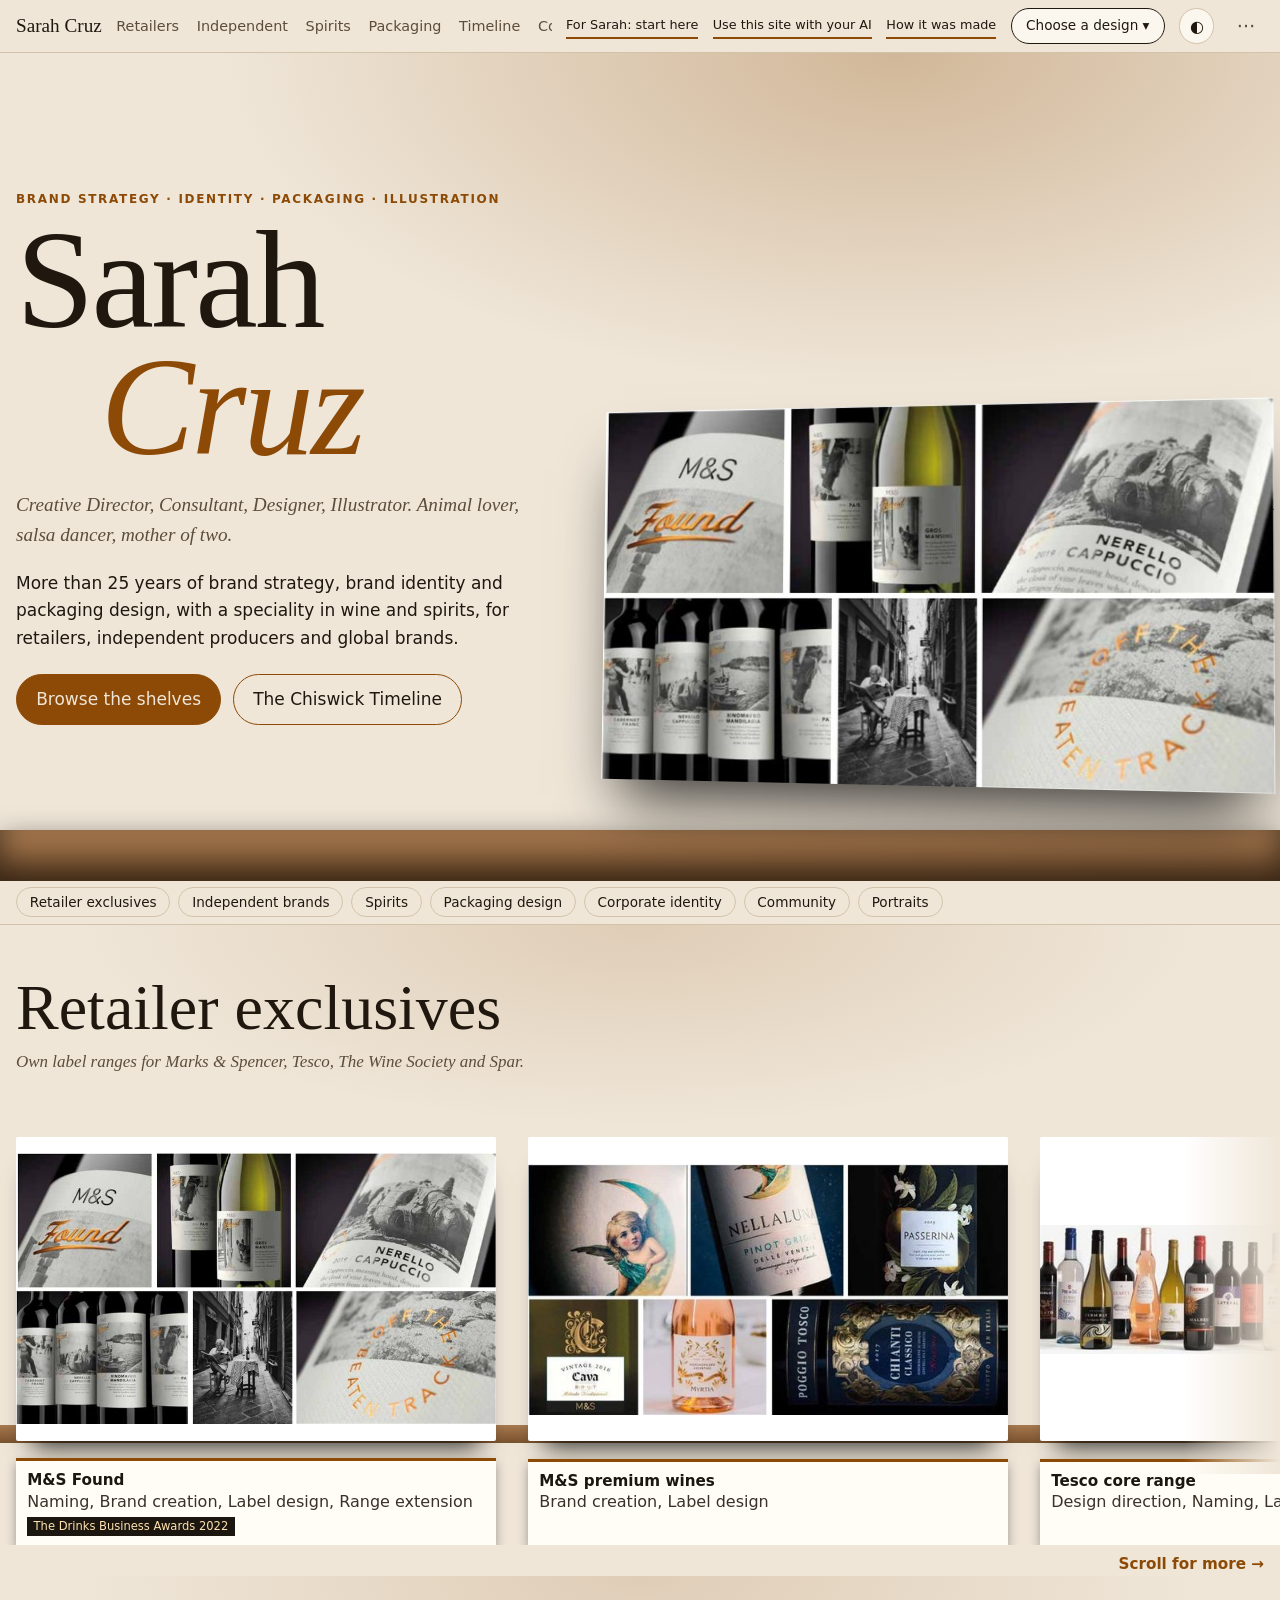
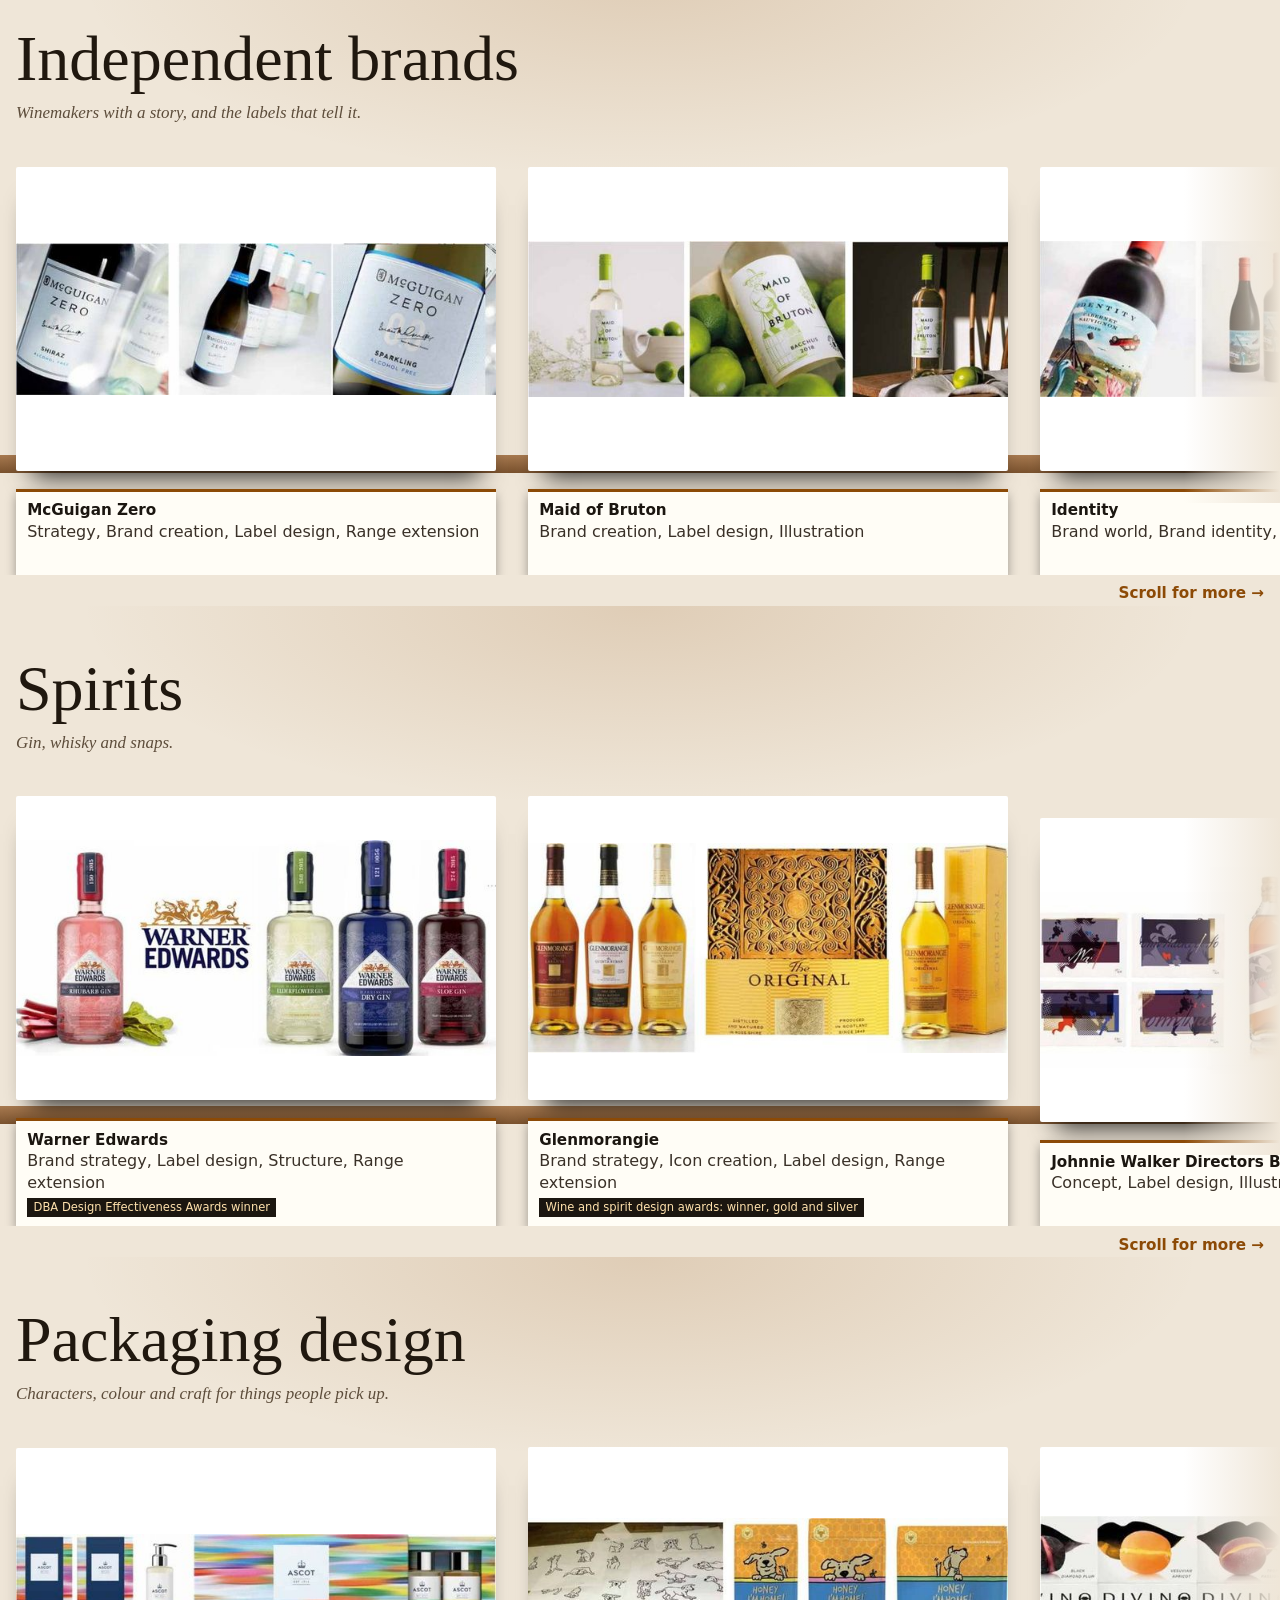
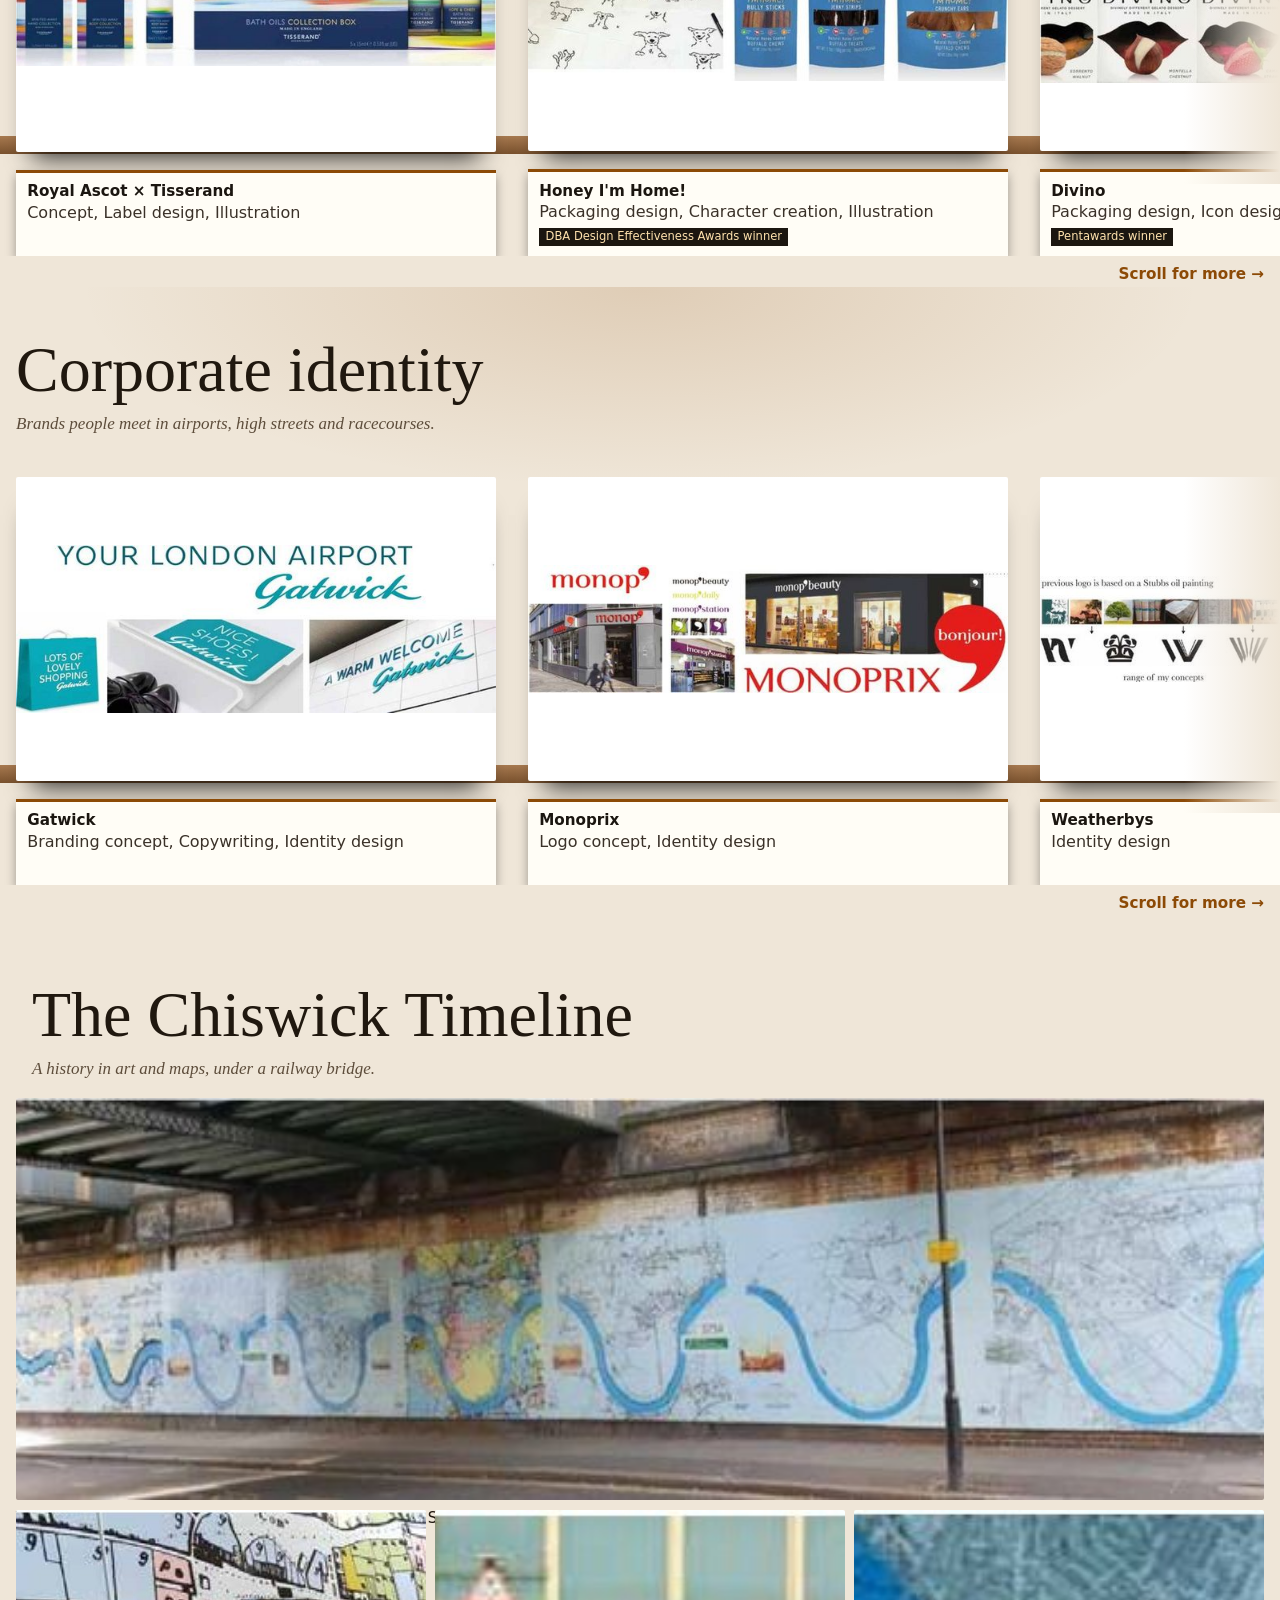
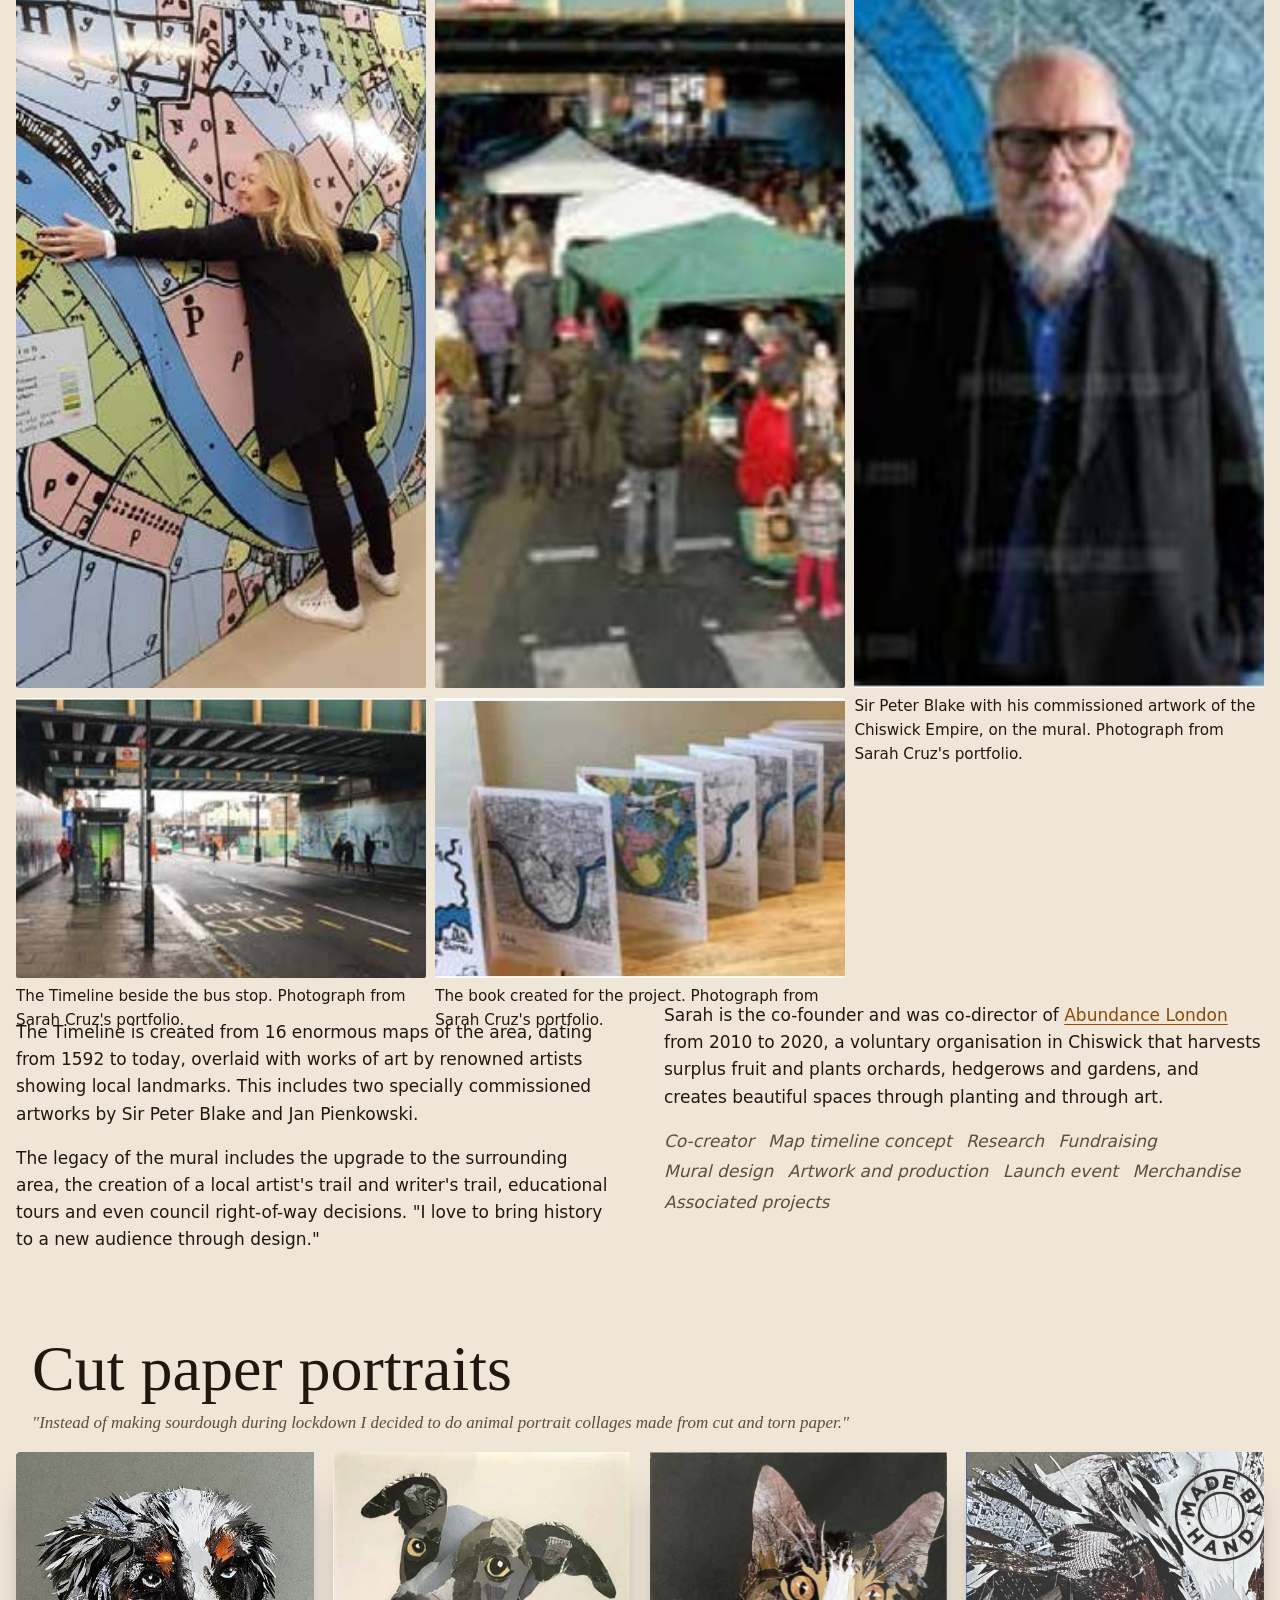
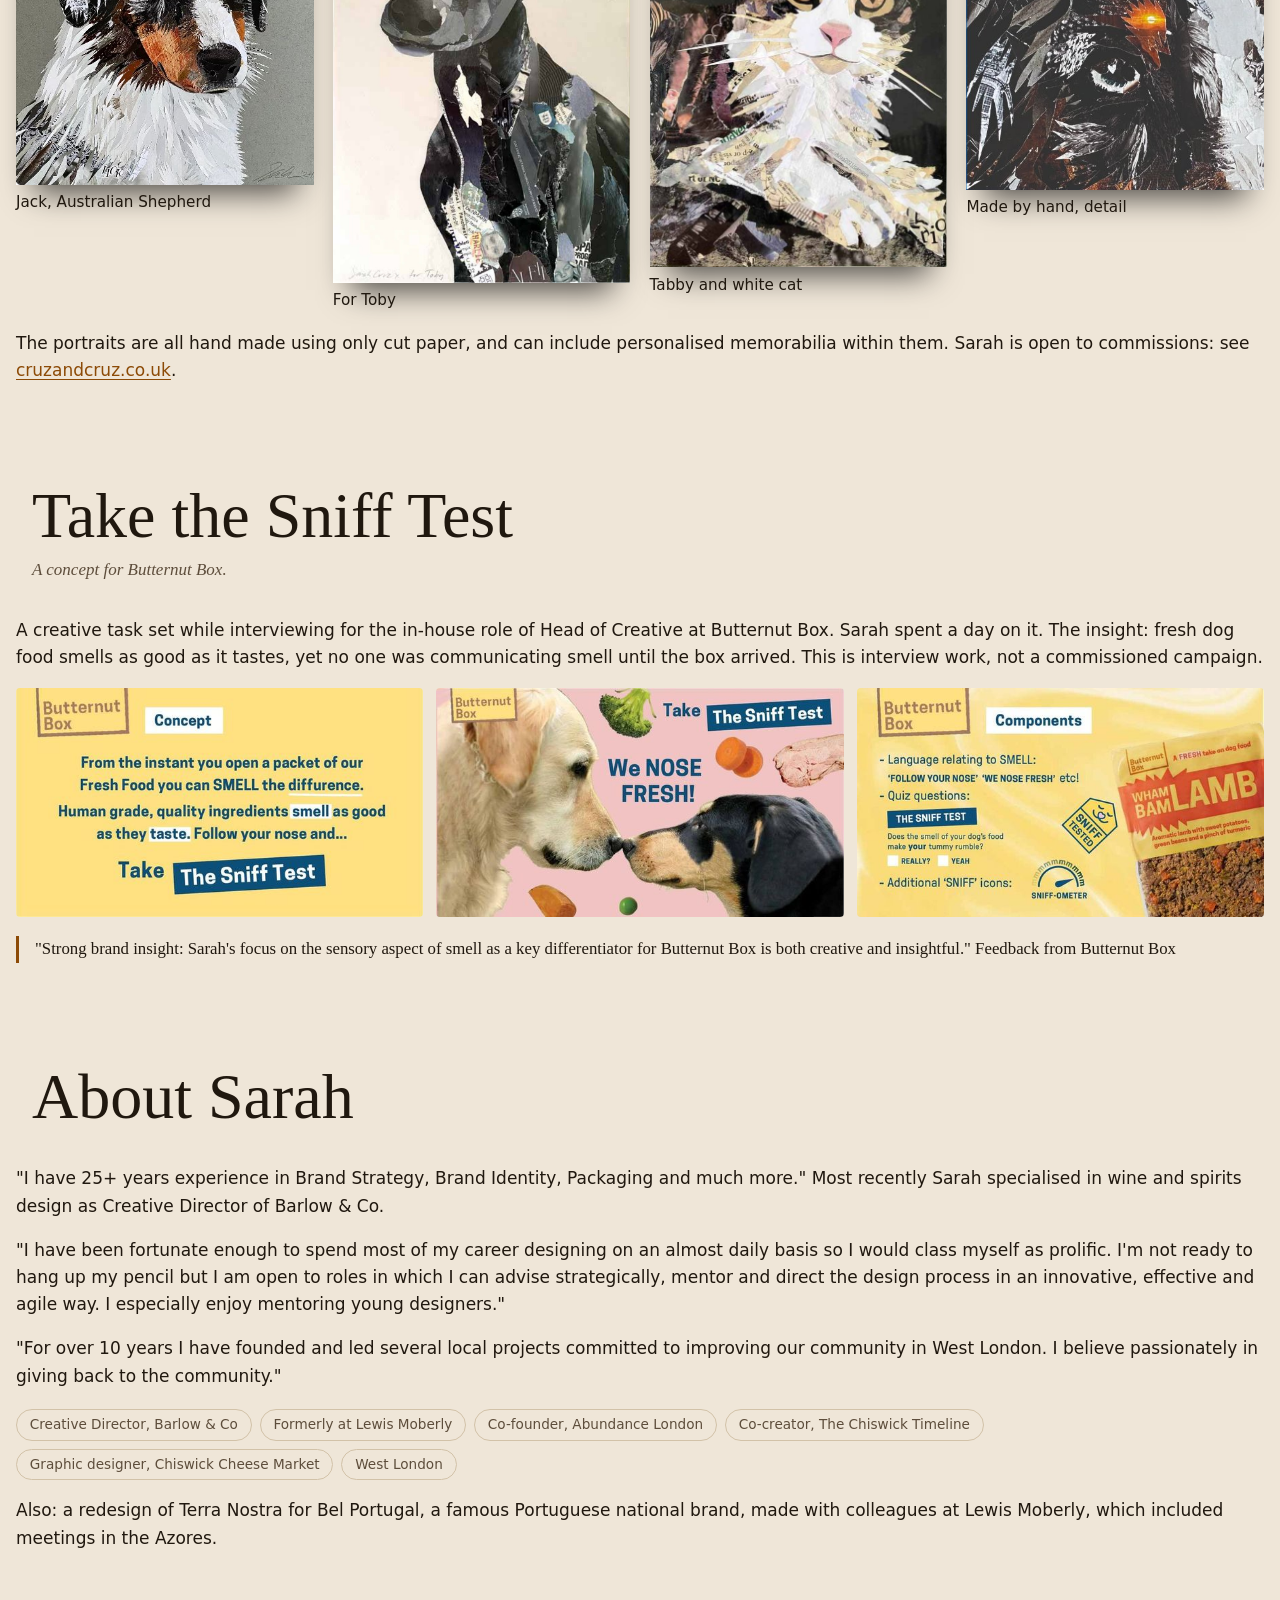
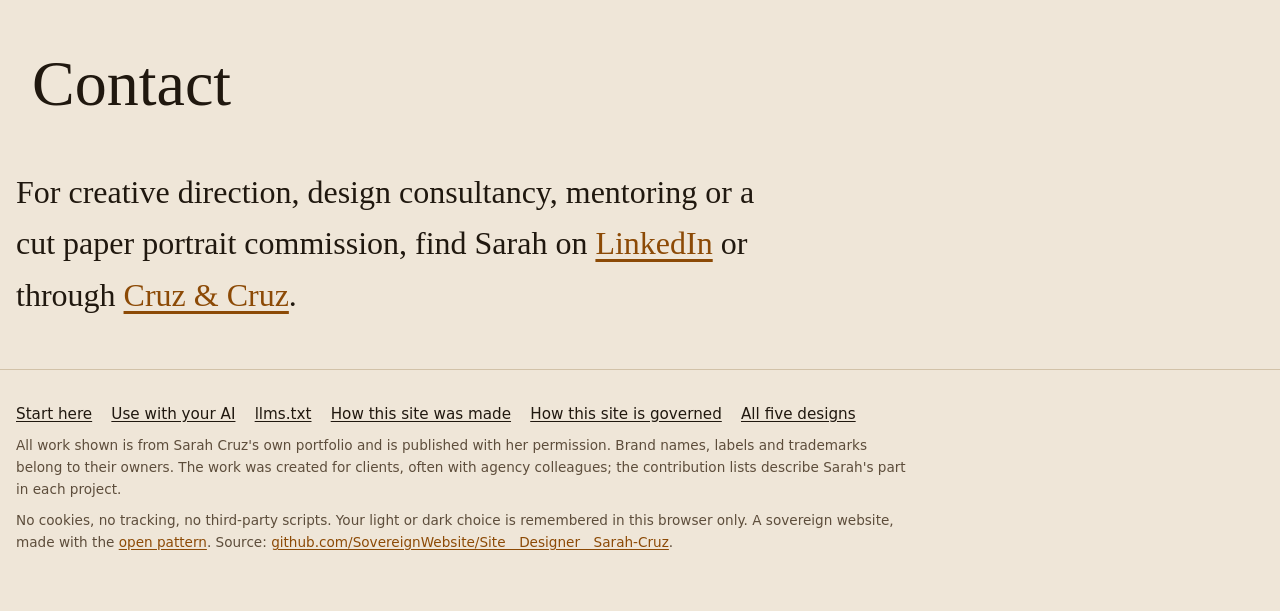
<file: site/index.html>
<!doctype html>
<html lang="en-GB">
<head>
<meta charset="utf-8">
<meta name="viewport" content="width=device-width, initial-scale=1">
<title>Sarah Cruz, Creative Director and Designer</title>
<meta name="description" content="Sarah Cruz: creative director, design consultant, designer and illustrator. 25+ years in brand strategy, identity and packaging, with a speciality in wine and spirits. Co-creator of the Chiswick Timeline. Design: The Shelf.">
<meta name="color-scheme" content="light dark">
<link rel="canonical" href="https://sarah-cruz.designer.sovereignweb.site/">
<meta property="og:type" content="website">
<meta property="og:site_name" content="Sarah Cruz">
<meta property="og:title" content="Sarah Cruz, Creative Director and Designer">
<meta property="og:description" content="Creative Director, design consultant, designer and illustrator. 25+ years of brand strategy, identity and packaging, with a speciality in wine and spirits. Co-creator of the Chiswick Timeline.">
<meta property="og:url" content="https://sarah-cruz.designer.sovereignweb.site/">
<meta property="og:locale" content="en_GB">
<meta property="og:image" content="https://sarah-cruz.designer.sovereignweb.site/assets/share/card-1200x630.jpg">
<meta property="og:image:width" content="1200">
<meta property="og:image:height" content="630">
<meta property="og:image:alt" content="Sarah Cruz, Creative Director and designer, beside her M&amp;S Found wine labels">
<meta name="twitter:card" content="summary_large_image">
<meta name="twitter:title" content="Sarah Cruz, Creative Director and Designer">
<meta name="twitter:description" content="Creative Director, design consultant, designer and illustrator. 25+ years of brand strategy, identity and packaging, with a speciality in wine and spirits. Co-creator of the Chiswick Timeline.">
<meta name="twitter:image" content="https://sarah-cruz.designer.sovereignweb.site/assets/share/card-1200x630.jpg">
<meta name="twitter:image:alt" content="Sarah Cruz, Creative Director and designer, beside her M&amp;S Found wine labels">
<link rel="icon" href="data:image/svg+xml,%3Csvg xmlns='http://www.w3.org/2000/svg' viewBox='0 0 64 64'%3E%3Ccircle cx='32' cy='32' r='30' fill='%23b4432c'/%3E%3Ctext x='32' y='43' font-family='Georgia,serif' font-size='30' text-anchor='middle' fill='%23fff'%3ESC%3C/text%3E%3C/svg%3E">
<link rel="stylesheet" href="css/common.css">
<link rel="stylesheet" href="css/d2.css">
</head>
<body class="d2">
<a class="skip" href="#main">Skip to content</a>
<header class="top"><div class="bar"><a class="name" href="#main">Sarah Cruz</a><nav aria-label="Sections"><ul><li><a href="#retail">Retailers</a></li><li><a href="#independent">Independent</a></li><li><a href="#spirits">Spirits</a></li><li><a href="#packaging">Packaging</a></li><li><a href="#timeline">Timeline</a></li><li><a href="#contact">Contact</a></li></ul></nav><a class="hlink" href="start/">For Sarah: start here</a><a class="hlink" href="agents/">Use this site with your AI</a><a class="hlink" href="admin/">How it was made</a><details class="chooser"><summary>Choose a design</summary><div class="cards" role="list"><a class="card" role="listitem" href="designs/1.html"><img src="img/shots/d1.webp" alt="" width="640" height="400" loading="lazy"><strong>1. The Wine List</strong><span>Her work as a merchant&#x27;s list: by region, with tasting notes.</span></a><a class="card" role="listitem" href="designs/2.html" aria-current="page"><img src="img/shots/d2.webp" alt="" width="640" height="400" loading="lazy"><strong>2. The Shelf</strong><span>Her packs back on a lit shop shelf, each with its ticket.</span></a><a class="card" role="listitem" href="designs/3.html"><img src="img/shots/d3.webp" alt="" width="640" height="400" loading="lazy"><strong>3. Front and Back</strong><span>The page as one wine label: the front sells, the back tells.</span></a><a class="card" role="listitem" href="designs/4.html"><img src="img/shots/d4.webp" alt="" width="640" height="400" loading="lazy"><strong>4. The Timeline</strong><span>One long strip with a river through it, like the Chiswick mural.</span></a><a class="card" role="listitem" href="designs/5.html"><img src="img/shots/d5.webp" alt="" width="640" height="400" loading="lazy"><strong>5. Cut Paper</strong><span>Built in layers like her pet portraits, with the portraits first.</span></a><a class="card all" href="designs/">All designs, as a list</a></div></details><button class="theme" type="button" aria-label="Switch between light and dark" title="Light or dark. Remembered in this browser only.">&#9680;</button><details class="family-menu"><summary aria-label="Sovereign Website links"><span aria-hidden="true">&#8943;</span></summary><ul>
<li><a href="https://sovereignwebsite.ai/">Sovereign Website</a></li><li><a href="https://sovereignwebsite.org/">Principles</a></li>
<li><a href="https://sovereignwebsite.site/">Hosted</a></li><li><a href="https://hub.sovereignwebsite.site/">Hub</a></li>
<li><a href="https://vault.sovereignwebsite.site/">Vault</a></li><li><a href="https://agenticcells.ai/">AgentiCCells</a></li>
<li><a href="https://riskmandate.ai/">RiskMandate</a></li><li><a href="https://newsroom.sgit.ai/">Newsroom</a></li></ul></details></div><div class="mobile-links"><a href="start/">For Sarah: start here</a><a href="agents/">Use with your AI</a><a href="admin/">How it was made</a></div></header>
<main id="main">

<section class="storefront">
  <div class="glow" aria-hidden="true"></div>
  <div class="sign"><p class="kicker">Brand strategy &middot; Identity &middot; Packaging &middot; Illustration</p>
  <h1>Sarah <em>Cruz</em></h1><p class="roles">Creative Director, Consultant, Designer, Illustrator. Animal lover, salsa dancer, mother of two.</p><p class="lede">More than 25 years of brand strategy, brand identity and packaging design, with a speciality in wine and spirits, for retailers, independent producers and global brands.</p>
  <p class="cta"><a href="#retail">Browse the shelves</a> <a href="#timeline">The Chiswick Timeline</a></p></div>
  <figure class="hero-pack"><img src="img/ms-found-900.jpg" srcset="img/ms-found-600.jpg 600w, img/ms-found-900.jpg 900w, img/ms-found.jpg 1728w" sizes="(max-width:44rem) 100vw, 60vw" alt="M&amp;S Found labels: black and white photographs of places off the beaten track, with a copper script logo" width="1728" height="976" data-full="img/ms-found.jpg"></figure>
</section>
<nav class="aisles" aria-label="Aisles"><ul><li><a href="#retail">Retailer exclusives</a></li><li><a href="#independent">Independent brands</a></li><li><a href="#spirits">Spirits</a></li><li><a href="#packaging">Packaging design</a></li><li><a href="#identity">Corporate identity</a></li><li><a href="#timeline">Community</a></li><li><a href="#portraits">Portraits</a></li></ul></nav>
<section class="shelf" id="retail"><div class="board"><h2>Retailer exclusives</h2><p>Own label ranges for Marks &amp; Spencer, Tesco, The Wine Society and Spar.</p></div><div class="rowwrap"><ul class="row" tabindex="0" aria-label="Retailer exclusives, scroll sideways"><li class="pack"><button type="button" class="open" data-title="M&amp;S Found" data-text="The M&amp;S Found range set the stage for the idea and look of wine discovery ranges in retail."><img src="img/ms-found-900.jpg" srcset="img/ms-found-600.jpg 600w, img/ms-found-900.jpg 900w, img/ms-found.jpg 1728w" sizes="(max-width:44rem) 80vw, 30vw" alt="M&amp;S Found labels: black and white photographs of places off the beaten track, with a copper script logo" width="1728" height="976" loading="lazy" data-full="img/ms-found.jpg"></button><div class="ticket"><strong>M&amp;S Found</strong><span>Naming, Brand creation, Label design, Range extension</span><span class="star">The Drinks Business Awards 2022</span></div></li><li class="pack"><button type="button" class="open" data-title="M&amp;S premium wines" data-text="M&amp;S upping the game in its premium wine offering."><img src="img/ms-premium-900.jpg" srcset="img/ms-premium-600.jpg 600w, img/ms-premium-900.jpg 900w, img/ms-premium.jpg 1800w" sizes="(max-width:44rem) 80vw, 30vw" alt="M&amp;S premium wines: Nellaluna with a cherub on a crescent moon, Passerina with orange blossom, Cava, Myrtia and Poggio Tosco Chianti" width="1800" height="939" loading="lazy" data-full="img/ms-premium.jpg"></button><div class="ticket"><strong>M&amp;S premium wines</strong><span>Brand creation, Label design</span></div></li><li class="pack"><button type="button" class="open" data-title="Tesco core range" data-text="Redeveloping Tesco&#x27;s core range of wines. Creating their new look and brand identities."><img src="img/tesco-core-900.jpg" srcset="img/tesco-core-600.jpg 600w, img/tesco-core-900.jpg 900w, img/tesco-core.jpg 1797w" sizes="(max-width:44rem) 80vw, 30vw" alt="A line of more than twenty Tesco core range wine bottles with new labels" width="1797" height="484" loading="lazy" data-full="img/tesco-core.jpg"></button><div class="ticket"><strong>Tesco core range</strong><span>Design direction, Naming, Label design of many wines</span></div></li><li class="pack"><button type="button" class="open" data-title="Tesco Finest" data-text="Tesco Finest range of 80+ wines. Telling stories of place and producer."><img src="img/tesco-finest-900.jpg" srcset="img/tesco-finest-600.jpg 600w, img/tesco-finest-900.jpg 900w, img/tesco-finest.jpg 1670w" sizes="(max-width:44rem) 80vw, 30vw" alt="Tesco Finest Chianti Classico Riserva, Sancerre and Albarino labels" width="1670" height="552" loading="lazy" data-full="img/tesco-finest.jpg"></button><div class="ticket"><strong>Tesco Finest</strong><span>Design direction, Brand identity, Label design of many wines</span><span class="star">Harpers Design Awards 2023, Silver</span></div></li><li class="pack"><button type="button" class="open" data-title="Wairau Cove" data-text="A new look for one of Tesco&#x27;s most popular wine brands."><img src="img/wairau-cove-900.jpg" srcset="img/wairau-cove-600.jpg 600w, img/wairau-cove-900.jpg 900w, img/wairau-cove.jpg 1674w" sizes="(max-width:44rem) 80vw, 30vw" alt="Wairau Cove New Zealand wines with a small bird logo, beside a glass of white wine" width="1674" height="546" loading="lazy" data-full="img/wairau-cove.jpg"></button><div class="ticket"><strong>Wairau Cove</strong><span>Brand world, Brand identity, Label design</span></div></li><li class="pack"><button type="button" class="open" data-title="The Wine Society own brand" data-text="Refreshing the Wine Society&#x27;s own brand range."><img src="img/wine-society-900.jpg" srcset="img/wine-society-600.jpg 600w, img/wine-society-900.jpg 900w, img/wine-society.jpg 1746w" sizes="(max-width:44rem) 80vw, 30vw" alt="The Wine Society&#x27;s own brand bottles with fine engraved illustrations of figures and a fish" width="1746" height="568" loading="lazy" data-full="img/wine-society.jpg"></button><div class="ticket"><strong>The Wine Society own brand</strong><span>Label design, Range extension</span><span class="star">Harpers Design Awards 2023, Best Redesign</span></div></li><li class="pack"><button type="button" class="open" data-title="The Wine Society Generation Series" data-text="Creating the Generation Series using a &#x27;Vineline&#x27; to depict The Wine Society&#x27;s 150-year history."><img src="img/generation-series-900.jpg" srcset="img/generation-series-600.jpg 600w, img/generation-series-900.jpg 900w, img/generation-series.jpg 1746w" sizes="(max-width:44rem) 80vw, 30vw" alt="The Wine Society Generation Series: collage labels of Victorian figures, a penny farthing and vines" width="1746" height="568" loading="lazy" data-full="img/generation-series.jpg"></button><div class="ticket"><strong>The Wine Society Generation Series</strong><span>Label design, Range extension, Collage illustration</span></div></li><li class="pack"><button type="button" class="open" data-title="Spar varietals" data-text="Spar&#x27;s varietal range takes inspiration from letterpress type."><img src="img/spar-900.jpg" srcset="img/spar-600.jpg 600w, img/spar-900.jpg 900w, img/spar.jpg 1754w" sizes="(max-width:44rem) 80vw, 30vw" alt="Spar varietal wines with big letterpress initials such as S, PN, M and SB, among wooden type" width="1754" height="562" loading="lazy" data-full="img/spar.jpg"></button><div class="ticket"><strong>Spar varietals</strong><span>Label design, Range extension</span></div></li></ul><p class="more" aria-hidden="true">Scroll for more &rarr;</p></div></section><section class="shelf" id="independent"><div class="board"><h2>Independent brands</h2><p>Winemakers with a story, and the labels that tell it.</p></div><div class="rowwrap"><ul class="row" tabindex="0" aria-label="Independent brands, scroll sideways"><li class="pack"><button type="button" class="open" data-title="McGuigan Zero" data-text="Proudly introducing innovation to the UK. Now the UK&#x27;s number 1 alcohol free wine."><img src="img/mcguigan-zero-900.jpg" srcset="img/mcguigan-zero-600.jpg 600w, img/mcguigan-zero-900.jpg 900w, img/mcguigan-zero.jpg 1692w" sizes="(max-width:44rem) 80vw, 30vw" alt="McGuigan Zero alcohol free wine labels with a large faint 00 behind the signature" width="1692" height="540" loading="lazy" data-full="img/mcguigan-zero.jpg"></button><div class="ticket"><strong>McGuigan Zero</strong><span>Strategy, Brand creation, Label design, Range extension</span></div></li><li class="pack"><button type="button" class="open" data-title="Maid of Bruton" data-text="Medieval Bruton, Somerset made new. By Durslade Vineyard and the people behind the art world of Hauser &amp; Wirth. Created at Barlow &amp; Co for the very first wine from Durslade Farm Vineyard. The vineyard sits on the site of an ancient Roman vine terrace where a Roman coin was found, inscribed with a woman holding a cornucopia of grapes. The label is a medieval interpretation of that maid, treading and eating grapes with a mischievous look in her eye."><img src="img/maid-of-bruton-900.jpg" srcset="img/maid-of-bruton-600.jpg 600w, img/maid-of-bruton-900.jpg 900w, img/maid-of-bruton.jpg 1800w" sizes="(max-width:44rem) 80vw, 30vw" alt="Maid of Bruton Bacchus bottles with a green line drawing of a medieval maid treading grapes, among limes" width="1800" height="586" loading="lazy" data-full="img/maid-of-bruton.jpg"></button><div class="ticket"><strong>Maid of Bruton</strong><span>Brand creation, Label design, Illustration</span></div></li><li class="pack"><button type="button" class="open" data-title="Identity" data-text="Bringing to life the embodiment of a South African winery through illustration and augmented reality."><img src="img/identity-900.jpg" srcset="img/identity-600.jpg 600w, img/identity-900.jpg 900w, img/identity.jpg 1694w" sizes="(max-width:44rem) 80vw, 30vw" alt="Identity wine labels with a busy illustrated South African landscape, and an owl from the augmented reality animation" width="1694" height="550" loading="lazy" data-full="img/identity.jpg"></button><div class="ticket"><strong>Identity</strong><span>Brand world, Brand identity, Label design, Illustration</span></div></li><li class="pack"><button type="button" class="open" data-title="PepperBox" data-text="Creating a brand that is all about being the perfect partner for great food."><img src="img/pepperbox-900.jpg" srcset="img/pepperbox-600.jpg 600w, img/pepperbox-900.jpg 900w, img/pepperbox.jpg 1690w" sizes="(max-width:44rem) 80vw, 30vw" alt="PepperBox Shiraz with an embossed pepper grinder seal, and peppercorns spilling from a spoon" width="1690" height="566" loading="lazy" data-full="img/pepperbox.jpg"></button><div class="ticket"><strong>PepperBox</strong><span>Brand creation, Label design, Illustration</span></div></li><li class="pack"><button type="button" class="open" data-title="Vina Laguna" data-text="Successfully bringing Croatian wine to the UK with great style and storytelling."><img src="img/vina-laguna-900.jpg" srcset="img/vina-laguna-600.jpg 600w, img/vina-laguna-900.jpg 900w, img/vina-laguna.jpg 1180w" sizes="(max-width:44rem) 80vw, 30vw" alt="Vina Laguna Croatian wine bottles with silver and gold angel illustrations" width="1180" height="900" loading="lazy" data-full="img/vina-laguna.jpg"></button><div class="ticket"><strong>Vina Laguna</strong><span>Brand creation, Label design, Illustration, Tiering</span><span class="star">DBA Design Effectiveness Awards winner</span></div></li><li class="pack"><button type="button" class="open" data-title="Ashdown" data-text="Showing the world the beauty of English winemaking next to the Ashdown Forest."><img src="img/ashdown-900.jpg" srcset="img/ashdown-600.jpg 600w, img/ashdown-900.jpg 900w, img/ashdown.jpg 1684w" sizes="(max-width:44rem) 80vw, 30vw" alt="Ashdown English wine bottles in autumn leaves, each label framed by a wreath of branches" width="1684" height="644" loading="lazy" data-full="img/ashdown.jpg"></button><div class="ticket"><strong>Ashdown</strong><span>Brand creation, Label design, Illustration</span></div></li><li class="pack"><button type="button" class="open" data-title="Pol Roger canned wine" data-text="Champagne house Pol Roger makes a bold venture into UK canned wines."><img src="img/pol-roger-igo-900.jpg" srcset="img/pol-roger-igo-600.jpg 600w, img/pol-roger-igo-900.jpg 900w, img/pol-roger-igo.jpg 1676w" sizes="(max-width:44rem) 80vw, 30vw" alt="Pink and grey Organic Rose cans with a handwritten signature, on a pink background" width="1676" height="552" loading="lazy" data-full="img/pol-roger-igo.jpg"></button><div class="ticket"><strong>Pol Roger canned wine</strong><span>Naming, Brand creation, Packaging design</span></div></li><li class="pack"><button type="button" class="open" data-title="Genetie" data-text="Blending history and modernity in Burgundy."><img src="img/genetie-900.jpg" srcset="img/genetie-600.jpg 600w, img/genetie-900.jpg 900w, img/genetie.jpg 1800w" sizes="(max-width:44rem) 80vw, 30vw" alt="Genetie Burgundy: carved stone lettering, a hanging wooden sign with a half red moon, and the finished label" width="1800" height="452" loading="lazy" data-full="img/genetie.jpg"></button><div class="ticket"><strong>Genetie</strong><span>Brand world, Brand identity, Label design, Illustration</span></div></li><li class="pack"><button type="button" class="open" data-title="Valdivieso" data-text="Historic Chilean wine brand gets a refresh."><img src="img/valdivieso-900.jpg" srcset="img/valdivieso-600.jpg 600w, img/valdivieso-900.jpg 900w, img/valdivieso.jpg 1800w" sizes="(max-width:44rem) 80vw, 30vw" alt="Valdivieso Chardonnay label with a vine engraving, the V crest, and dark premium bottles" width="1800" height="584" loading="lazy" data-full="img/valdivieso.jpg"></button><div class="ticket"><strong>Valdivieso</strong><span>Label design, Range extension, Tiering</span></div></li><li class="pack"><button type="button" class="open" data-title="And many more" data-text="Here are some other lovely wine labels I have had the pleasure and privilege to design."><img src="img/labels-900.jpg" srcset="img/labels-600.jpg 600w, img/labels-900.jpg 900w, img/labels.jpg 1800w" sizes="(max-width:44rem) 80vw, 30vw" alt="A grid of fifteen wine labels including Love Struck, Mantlepiece, Comuna, Ruchette Doree, Mind Maze, Ancora, Elegance, Ixia, Chablis, Picpoul de Pinet and Balliamo" width="1800" height="1074" loading="lazy" data-full="img/labels.jpg"></button><div class="ticket"><strong>And many more</strong><span></span></div></li></ul><p class="more" aria-hidden="true">Scroll for more &rarr;</p></div></section><section class="shelf" id="spirits"><div class="board"><h2>Spirits</h2><p>Gin, whisky and snaps.</p></div><div class="rowwrap"><ul class="row" tabindex="0" aria-label="Spirits, scroll sideways"><li class="pack"><button type="button" class="open" data-title="Warner Edwards" data-text="Rebranding of Warner Edwards led to triple digit growth."><img src="img/warner-edwards-900.jpg" srcset="img/warner-edwards-600.jpg 600w, img/warner-edwards-900.jpg 900w, img/warner-edwards.jpg 1719w" sizes="(max-width:44rem) 80vw, 30vw" alt="Warner Edwards gin bottles in pink, pale green, deep blue and plum, with the gold griffin logo" width="1719" height="773" loading="lazy" data-full="img/warner-edwards.jpg"></button><div class="ticket"><strong>Warner Edwards</strong><span>Brand strategy, Label design, Structure, Range extension</span><span class="star">DBA Design Effectiveness Awards winner</span></div></li><li class="pack"><button type="button" class="open" data-title="Glenmorangie" data-text="Radical repositioning of a niche scotch whisky into an LVMH luxury brand."><img src="img/glenmorangie-900.jpg" srcset="img/glenmorangie-600.jpg 600w, img/glenmorangie-900.jpg 900w, img/glenmorangie.jpg 1798w" sizes="(max-width:44rem) 80vw, 30vw" alt="Glenmorangie bottles, a carved Celtic knotwork panel, and The Original bottle and box in gold" width="1798" height="790" loading="lazy" data-full="img/glenmorangie.jpg"></button><div class="ticket"><strong>Glenmorangie</strong><span>Brand strategy, Icon creation, Label design, Range extension</span><span class="star">Wine and spirit design awards: winner, gold and silver</span></div></li><li class="pack"><button type="button" class="open" data-title="Johnnie Walker Directors Blend" data-text="Limited edition numbered screenprints for Johnnie Walker&#x27;s exclusive Directors Blend."><img src="img/johnnie-walker-900.jpg" srcset="img/johnnie-walker-600.jpg 600w, img/johnnie-walker-900.jpg 900w, img/johnnie-walker.jpg 1764w" sizes="(max-width:44rem) 80vw, 30vw" alt="Johnnie Walker Directors Blend bottles with screenprinted labels of the striding man in purple, blue and red" width="1764" height="762" loading="lazy" data-full="img/johnnie-walker.jpg"></button><div class="ticket"><strong>Johnnie Walker Directors Blend</strong><span>Concept, Label design, Illustration, Range extension</span></div></li><li class="pack"><button type="button" class="open" data-title="Snaps &amp; Rye" data-text="Snaps &amp; Rye introduce interesting flavoured snaps liqueur to the UK."><img src="img/snaps-rye-900.jpg" srcset="img/snaps-rye-600.jpg 600w, img/snaps-rye-900.jpg 900w, img/snaps-rye.jpg 1580w" sizes="(max-width:44rem) 80vw, 30vw" alt="Snaps and Rye bottles, one with a papercut label of a snowy village on orange" width="1580" height="708" loading="lazy" data-full="img/snaps-rye.jpg"></button><div class="ticket"><strong>Snaps &amp; Rye</strong><span>Concept, Label design</span></div></li></ul><p class="more" aria-hidden="true">Scroll for more &rarr;</p></div></section><section class="shelf" id="packaging"><div class="board"><h2>Packaging design</h2><p>Characters, colour and craft for things people pick up.</p></div><div class="rowwrap"><ul class="row" tabindex="0" aria-label="Packaging design, scroll sideways"><li class="pack"><button type="button" class="open" data-title="Royal Ascot × Tisserand" data-text="Limited edition range for Royal Ascot inspired by the colourful racing silks as the horses flash by."><img src="img/ascot-900.jpg" srcset="img/ascot-600.jpg 600w, img/ascot-900.jpg 900w, img/ascot.jpg 1769w" sizes="(max-width:44rem) 80vw, 30vw" alt="Royal Ascot bath and body range by Tisserand in navy boxes banded with blurred rainbow racing-silk stripes" width="1769" height="489" loading="lazy" data-full="img/ascot.jpg"></button><div class="ticket"><strong>Royal Ascot × Tisserand</strong><span>Concept, Label design, Illustration</span></div></li><li class="pack"><button type="button" class="open" data-title="Honey I&#x27;m Home!" data-text="Celebrating our love of dogs by bringing Honey the Dog to life."><img src="img/honey-900.jpg" srcset="img/honey-600.jpg 600w, img/honey-900.jpg 900w, img/honey.jpg 1769w" sizes="(max-width:44rem) 80vw, 30vw" alt="Sketches of a scruffy cartoon dog beside Honey I&#x27;m Home dog treat packs in blue and honeycomb yellow" width="1769" height="599" loading="lazy" data-full="img/honey.jpg"></button><div class="ticket"><strong>Honey I&#x27;m Home!</strong><span>Packaging design, Character creation, Illustration</span><span class="star">DBA Design Effectiveness Awards winner</span></div></li><li class="pack"><button type="button" class="open" data-title="Divino" data-text="Divinely different Italian gelato dessert comes to the UK."><img src="img/divino-900.jpg" srcset="img/divino-600.jpg 600w, img/divino-900.jpg 900w, img/divino.jpg 1684w" sizes="(max-width:44rem) 80vw, 30vw" alt="Divino gelato packs with fruit set between pairs of lips, and the lips icon on green" width="1684" height="584" loading="lazy" data-full="img/divino.jpg"></button><div class="ticket"><strong>Divino</strong><span>Packaging design, Icon design</span><span class="star">Pentawards winner</span></div></li><li class="pack"><button type="button" class="open" data-title="Fwip" data-text="Bringing to life a new brand of mini ice cream parlour machines."><img src="img/fwip-900.jpg" srcset="img/fwip-600.jpg 600w, img/fwip-900.jpg 900w, img/fwip.jpg 1710w" sizes="(max-width:44rem) 80vw, 30vw" alt="Fwip ice cream tubs in teal stripes, a tray of three flavours, and the Fwip machine" width="1710" height="568" loading="lazy" data-full="img/fwip.jpg"></button><div class="ticket"><strong>Fwip</strong><span>Brand naming, Logo design, Brand identity, Packaging</span></div></li><li class="pack"><button type="button" class="open" data-title="Trust Water for The Drinks Trust" data-text="The Drinks Trust is a charity dedicated to the drinks and hospitality workforce. Our water brand supported their work."><img src="img/trust-water-900.jpg" srcset="img/trust-water-600.jpg 600w, img/trust-water-900.jpg 900w, img/trust-water.jpg 1556w" sizes="(max-width:44rem) 80vw, 30vw" alt="Black and white aluminium Trust Water bottles with a ripple pattern and the line Create positive ripples" width="1556" height="569" loading="lazy" data-full="img/trust-water.jpg"></button><div class="ticket"><strong>Trust Water for The Drinks Trust</strong><span>Label design, Illustration</span></div></li><li class="pack"><button type="button" class="open" data-title="Superdrug B." data-text="Re-styling Superdrug&#x27;s range of cosmetics."><img src="img/b-superdrug-900.jpg" srcset="img/b-superdrug-600.jpg 600w, img/b-superdrug-900.jpg 900w, img/b-superdrug.jpg 1712w" sizes="(max-width:44rem) 80vw, 30vw" alt="Superdrug B. cosmetics in black packaging arranged in a starburst" width="1712" height="560" loading="lazy" data-full="img/b-superdrug.jpg"></button><div class="ticket"><strong>Superdrug B.</strong><span>Packaging design</span></div></li></ul><p class="more" aria-hidden="true">Scroll for more &rarr;</p></div></section><section class="shelf" id="identity"><div class="board"><h2>Corporate identity</h2><p>Brands people meet in airports, high streets and racecourses.</p></div><div class="rowwrap"><ul class="row" tabindex="0" aria-label="Corporate identity, scroll sideways"><li class="pack"><button type="button" class="open" data-title="Gatwick" data-text="Engaging narrative and informal logo was designed to connect to passengers on a personal level."><img src="img/gatwick-900.jpg" srcset="img/gatwick-600.jpg 600w, img/gatwick-900.jpg 900w, img/gatwick.jpg 1672w" sizes="(max-width:44rem) 80vw, 30vw" alt="Gatwick script logo with the line Your London Airport, on a shopping bag, a security tray reading Nice shoes, and a wall reading A warm welcome" width="1672" height="587" loading="lazy" data-full="img/gatwick.jpg"></button><div class="ticket"><strong>Gatwick</strong><span>Branding concept, Copywriting, Identity design</span></div></li><li class="pack"><button type="button" class="open" data-title="Monoprix" data-text="Beloved French retailer gets a refresh and a new engaging icon."><img src="img/monoprix-900.jpg" srcset="img/monoprix-600.jpg 600w, img/monoprix-900.jpg 900w, img/monoprix.jpg 1800w" sizes="(max-width:44rem) 80vw, 30vw" alt="Monoprix and Monop&#x27; shopfronts with the red speech mark icon and a bubble saying bonjour" width="1800" height="481" loading="lazy" data-full="img/monoprix.jpg"></button><div class="ticket"><strong>Monoprix</strong><span>Logo concept, Identity design</span></div></li><li class="pack"><button type="button" class="open" data-title="Weatherbys" data-text="Redesigning a 250 year old company at the heart of British horse racing. The previous logo was based on a Stubbs oil painting."><img src="img/weatherbys-900.jpg" srcset="img/weatherbys-600.jpg 600w, img/weatherbys-900.jpg 900w, img/weatherbys.jpg 1724w" sizes="(max-width:44rem) 80vw, 30vw" alt="Weatherbys logo development from a Stubbs painting through concepts to the final green tree mark" width="1724" height="380" loading="lazy" data-full="img/weatherbys.jpg"></button><div class="ticket"><strong>Weatherbys</strong><span>Identity design</span></div></li></ul><p class="more" aria-hidden="true">Scroll for more &rarr;</p></div></section>
<section class="counter" id="timeline"><div class="board"><h2>The Chiswick Timeline</h2><p>A history in art and maps, under a railway bridge.</p></div>
  <div class="tl-grid"><figure class="tl-mural"><img src="img/timeline-mural-900.jpg" srcset="img/timeline-mural-600.jpg 600w, img/timeline-mural-900.jpg 900w, img/timeline-mural.jpg 1458w" sizes="(max-width:44rem) 100vw, 40vw" alt="The full length of the Chiswick Timeline mural under a railway bridge, with the blue river Thames winding across every map" width="1458" height="436" loading="lazy" data-full="img/timeline-mural.jpg"><figcaption>The mural under the railway bridge. Photograph from Sarah Cruz's portfolio.</figcaption></figure><figure class="tl-hug"><img src="img/timeline-hug.jpg" alt="Sarah Cruz stretching her arms wide to hug a section of the mural map" width="534" height="944" loading="lazy" data-full="img/timeline-hug.jpg"><figcaption>Giving the mural some love. Photograph from Sarah Cruz's portfolio.</figcaption></figure><figure class="tl-launch"><img src="img/timeline-launch.jpg" alt="A large crowd gathered under the bridge on launch day" width="800" height="402" loading="lazy" data-full="img/timeline-launch.jpg"><figcaption>Launch day. Photograph from Sarah Cruz's portfolio.</figcaption></figure><figure class="tl-blake"><img src="img/timeline-blake.jpg" alt="Sir Peter Blake standing in front of his artwork of the Chiswick Empire on the mural" width="566" height="366" loading="lazy" data-full="img/timeline-blake.jpg"><figcaption>Sir Peter Blake with his commissioned artwork of the Chiswick Empire, on the mural. Photograph from Sarah Cruz's portfolio.</figcaption></figure><figure class="tl-street"><img src="img/timeline-street.jpg" alt="The mural lining the pavement beneath the bridge, beside a bus stop" width="720" height="358" loading="lazy" data-full="img/timeline-street.jpg"><figcaption>The Timeline beside the bus stop. Photograph from Sarah Cruz's portfolio.</figcaption></figure><figure class="tl-book"><img src="img/timeline-book.jpg" alt="The concertina book made for the project, standing open" width="522" height="288" loading="lazy" data-full="img/timeline-book.jpg"><figcaption>The book created for the project. Photograph from Sarah Cruz's portfolio.</figcaption></figure></div>
  <div class="cols"><p>The Timeline is created from 16 enormous maps of the area, dating from 1592 to today, overlaid with works of art by renowned artists showing local landmarks. This includes two specially commissioned artworks by Sir Peter Blake and Jan Pienkowski.</p><p>The legacy of the mural includes the upgrade to the surrounding area, the creation of a local artist's trail and writer's trail, educational tours and even council right-of-way decisions. "I love to bring history to a new audience through design."</p><p>Sarah is the co-founder and was co-director of <a href="https://abundancelondon.com/">Abundance London</a> from 2010 to 2020, a voluntary organisation in Chiswick that harvests surplus fruit and plants orchards, hedgerows and gardens, and creates beautiful spaces through planting and through art.</p><ul class="contrib"><li>Co-creator</li><li>Map timeline concept</li><li>Research</li><li>Fundraising</li><li>Mural design</li><li>Artwork and production</li><li>Launch event</li><li>Merchandise</li><li>Associated projects</li></ul></div></section>
<section class="counter" id="portraits"><div class="board"><h2>Cut paper portraits</h2><p>&quot;Instead of making sourdough during lockdown I decided to do animal portrait collages made from cut and torn paper.&quot;</p></div><div class="ptr"><figure><img src="img/jack.jpg" alt="Cut paper portrait of Jack, an Australian Shepherd with black, white and copper markings and pale blue eyes" width="472" height="528" loading="lazy" data-full="img/jack.jpg"><figcaption>Jack, Australian Shepherd</figcaption></figure><figure><img src="img/toby.jpg" alt="Cut paper portrait of a grey lurcher, made from torn printed papers, signed for Toby" width="964" height="1396" loading="lazy" data-full="img/toby.jpg"><figcaption>For Toby</figcaption></figure><figure><img src="img/cat-900.jpg" srcset="img/cat-600.jpg 600w, img/cat-900.jpg 900w, img/cat.jpg 1020w" sizes="(max-width:44rem) 50vw, 25vw" alt="Cut paper portrait of a tabby and white cat with amber eyes and long paper whiskers, on black" width="1020" height="1422" loading="lazy" data-full="img/cat.jpg"><figcaption>Tabby and white cat</figcaption></figure><figure><img src="img/jack-detail.jpg" alt="Close up of Jack&#x27;s eye, showing layers of printed paper, with a Made by hand stamp" width="465" height="528" loading="lazy" data-full="img/jack-detail.jpg"><figcaption>Made by hand, detail</figcaption></figure></div><p class="note">The portraits are all hand made using only cut paper, and can include personalised memorabilia within them. Sarah is open to commissions: see <a href="https://cruzandcruz.co.uk">cruzandcruz.co.uk</a>.</p></section>
<section class="counter" id="concept"><div class="board"><h2>Take the Sniff Test</h2><p>A concept for Butternut Box.</p></div><p class="note">A creative task set while interviewing for the in-house role of Head of Creative at Butternut Box. Sarah spent a day on it. The insight: fresh dog food smells as good as it tastes, yet no one was communicating smell until the box arrived. This is interview work, not a commissioned campaign.</p><div class="deck"><figure><img src="img/butternut-08-900.jpg" srcset="img/butternut-08-600.jpg 600w, img/butternut-08-900.jpg 900w, img/butternut-08.jpg 1400w" sizes="(max-width:44rem) 100vw, 33vw" alt="Concept slide: From the instant you open a packet you can smell the difference. Take the Sniff Test" width="1400" height="787" loading="lazy" data-full="img/butternut-08.jpg"></figure><figure><img src="img/butternut-11-900.jpg" srcset="img/butternut-11-600.jpg 600w, img/butternut-11-900.jpg 900w, img/butternut-11.jpg 1400w" sizes="(max-width:44rem) 100vw, 33vw" alt="Two dogs nose to nose surrounded by vegetables, with the line We NOSE fresh" width="1400" height="787" loading="lazy" data-full="img/butternut-11.jpg"></figure><figure><img src="img/butternut-13-900.jpg" srcset="img/butternut-13-600.jpg 600w, img/butternut-13-900.jpg 900w, img/butternut-13.jpg 1400w" sizes="(max-width:44rem) 100vw, 33vw" alt="Components: smell language, a Sniff Test quiz, a Sniff Tested badge and a Sniff-ometer" width="1400" height="787" loading="lazy" data-full="img/butternut-13.jpg"></figure></div><blockquote>&quot;Strong brand insight: Sarah&#x27;s focus on the sensory aspect of smell as a key differentiator for Butternut Box is both creative and insightful.&quot; Feedback from Butternut Box</blockquote></section>
<section class="counter" id="about"><div class="board"><h2>About Sarah</h2></div><div class="about"><p>"I have 25+ years experience in Brand Strategy, Brand Identity, Packaging and much more." Most recently Sarah specialised in wine and spirits design as Creative Director of Barlow &amp; Co.</p><p>"I have been fortunate enough to spend most of my career designing on an almost daily basis so I would class myself as prolific. I'm not ready to hang up my pencil but I am open to roles in which I can advise strategically, mentor and direct the design process in an innovative, effective and agile way. I especially enjoy mentoring young designers."</p><p>"For over 10 years I have founded and led several local projects committed to improving our community in West London. I believe passionately in giving back to the community."</p><ul class="facts"><li>Creative Director, Barlow &amp; Co</li><li>Formerly at Lewis Moberly</li><li>Co-founder, Abundance London</li><li>Co-creator, The Chiswick Timeline</li><li>Graphic designer, Chiswick Cheese Market</li><li>West London</li></ul></div><p class="note">Also: a redesign of Terra Nostra for Bel Portugal, a famous Portuguese national brand, made with colleagues at Lewis Moberly, which included meetings in the Azores.</p></section>
<section class="counter" id="contact"><div class="board"><h2>Contact</h2></div><p class="big">For creative direction, design consultancy, mentoring or a cut paper portrait commission, find Sarah on <a href="https://www.linkedin.com/in/sarah-cruz-designer">LinkedIn</a> or through <a href="https://cruzandcruz.co.uk">Cruz &amp; Cruz</a>.</p></section>
</main>
<footer class="foot"><div class="in"><p class="flinks"><a href="start/">Start here</a> <a href="agents/">Use with your AI</a> <a href="llms.txt">llms.txt</a> <a href="admin/">How this site was made</a> <a href="policy/">How this site is governed</a> <a href="designs/">All five designs</a></p><p>All work shown is from Sarah Cruz's own portfolio and is published with her permission. Brand names, labels and trademarks belong to their owners. The work was created for clients, often with agency colleagues; the contribution lists describe Sarah's part in each project.</p><p>No cookies, no tracking, no third-party scripts. Your light or dark choice is remembered in this browser only. A sovereign website, made with the <a href="https://sovereignwebsite.org/">open pattern</a>. Source: <a href="https://github.com/SovereignWebsite/Site__Designer__Sarah-Cruz">github.com/SovereignWebsite/Site__Designer__Sarah-Cruz</a>.</p></div></footer><dialog id="lb" aria-label="Image viewer"><form method="dialog"><button aria-label="Close">&times;</button></form><p></p></dialog>
<script src="js/site.js" defer></script>

</body>
</html>
</file>
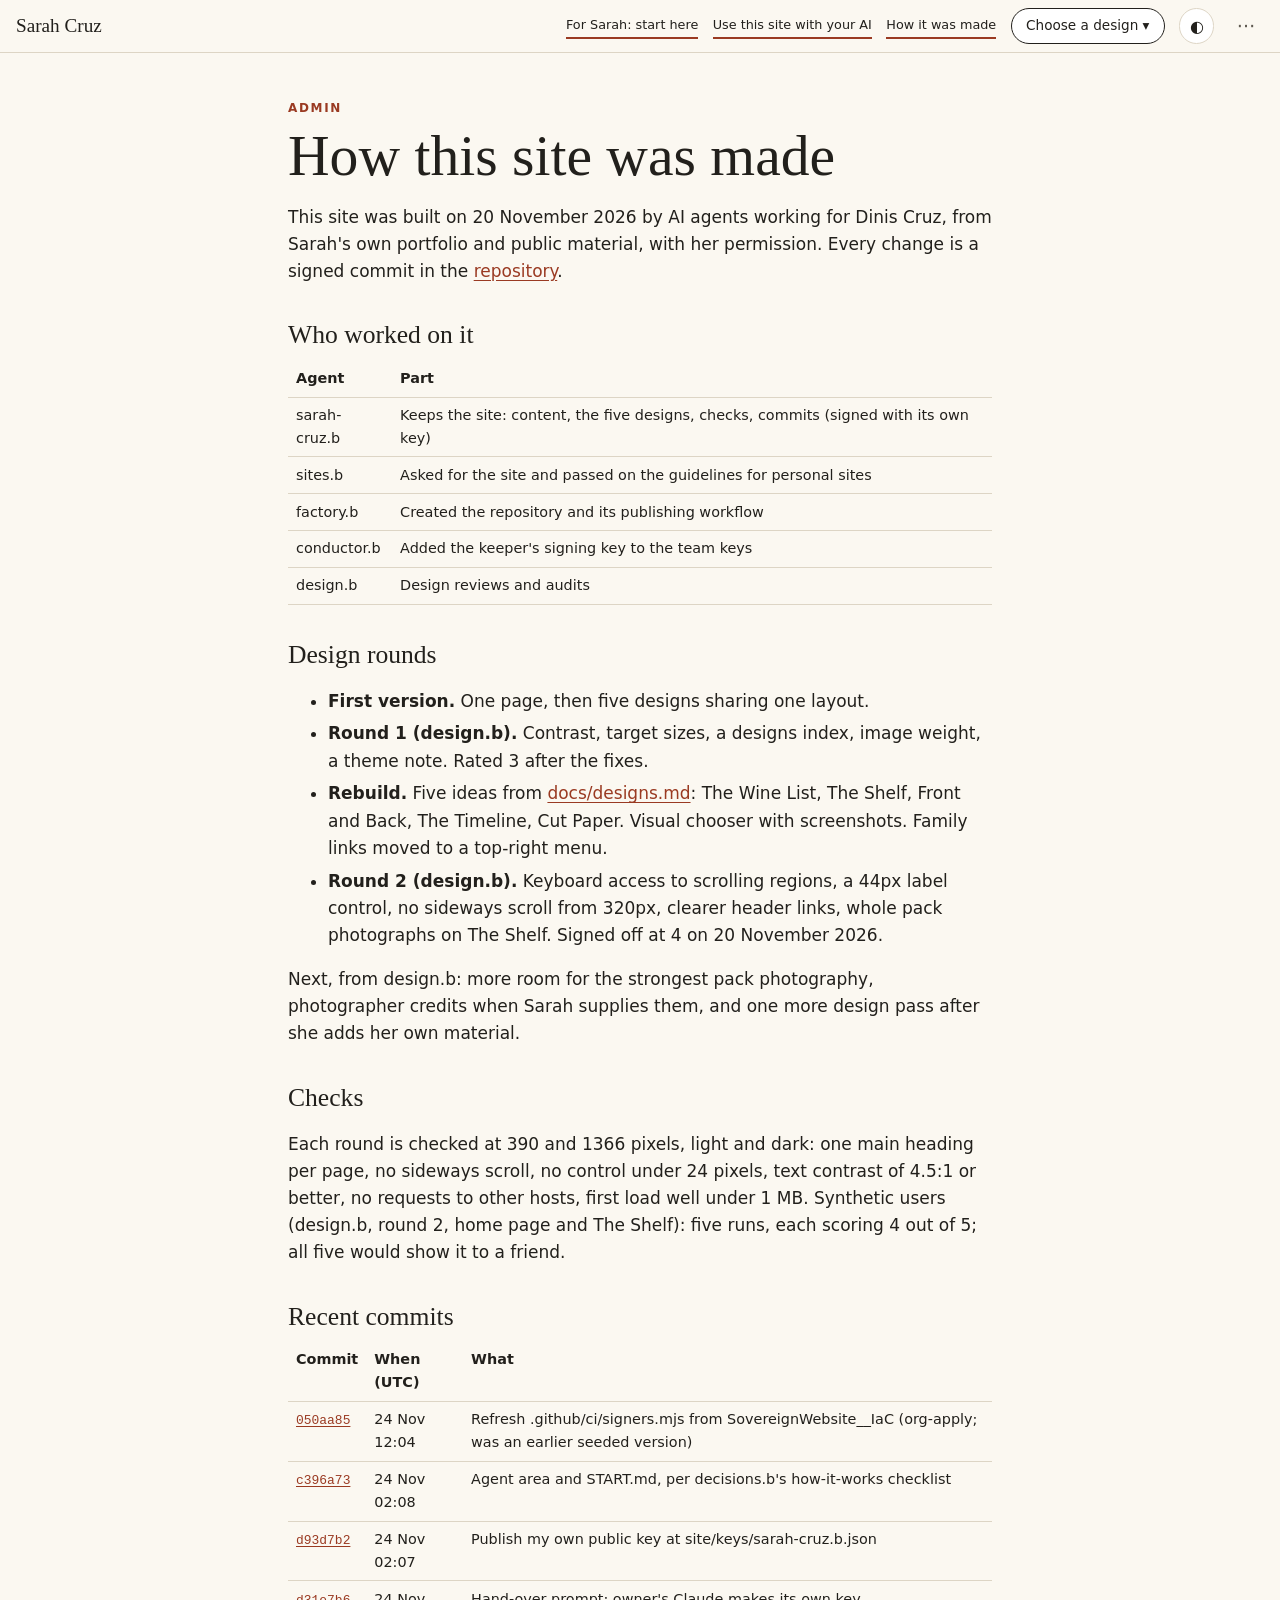
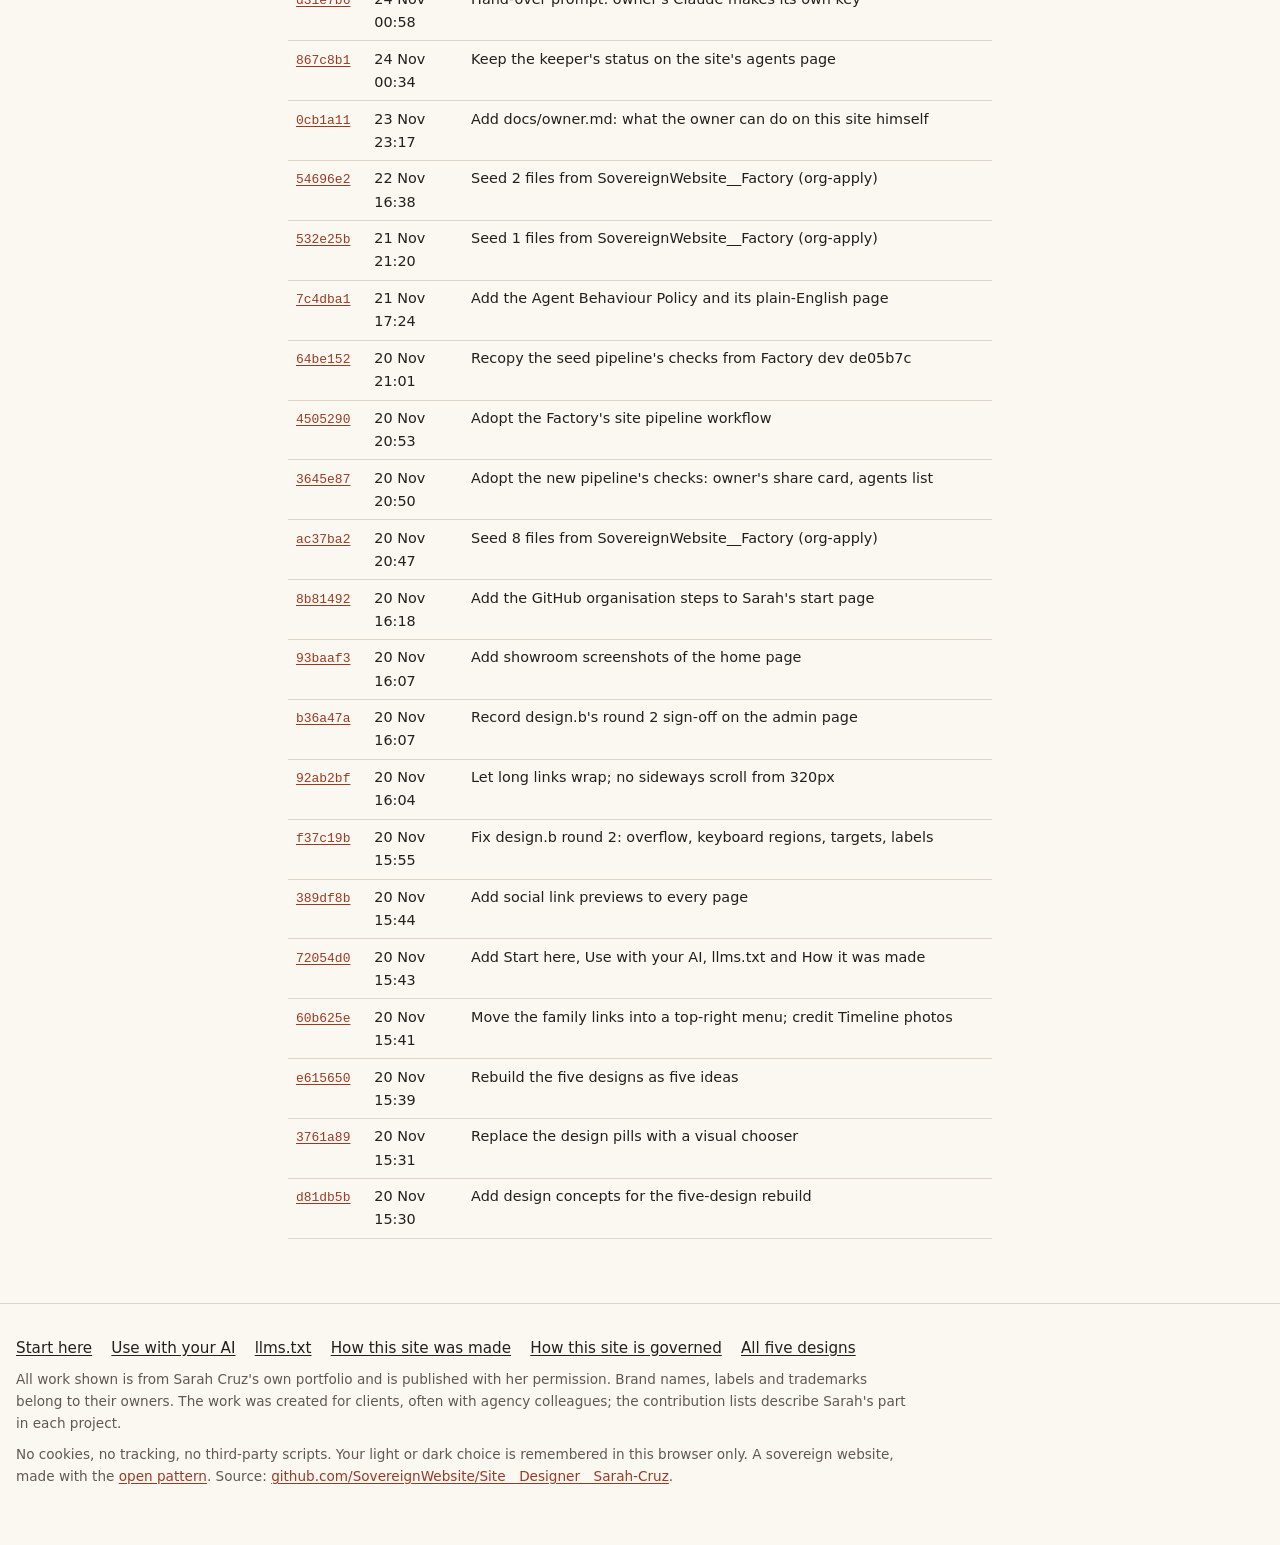
<file: site/admin/index.html>
<!doctype html>
<html lang="en-GB"><head><meta charset="utf-8"><meta name="viewport" content="width=device-width, initial-scale=1">
<title>How this site was made: Sarah Cruz</title><meta name="color-scheme" content="light dark">
<meta name="description" content="How this site was made: Sarah Cruz's portfolio site.">
<link rel="canonical" href="https://sarah-cruz.designer.sovereignweb.site/admin/">
<meta property="og:type" content="website">
<meta property="og:site_name" content="Sarah Cruz">
<meta property="og:title" content="How this site was made: Sarah Cruz">
<meta property="og:description" content="Creative Director, design consultant, designer and illustrator. 25+ years of brand strategy, identity and packaging, with a speciality in wine and spirits. Co-creator of the Chiswick Timeline.">
<meta property="og:url" content="https://sarah-cruz.designer.sovereignweb.site/admin/">
<meta property="og:locale" content="en_GB">
<meta property="og:image" content="https://sarah-cruz.designer.sovereignweb.site/assets/share/card-1200x630.jpg">
<meta property="og:image:width" content="1200">
<meta property="og:image:height" content="630">
<meta property="og:image:alt" content="Sarah Cruz, Creative Director and designer, beside her M&amp;S Found wine labels">
<meta name="twitter:card" content="summary_large_image">
<meta name="twitter:title" content="How this site was made: Sarah Cruz">
<meta name="twitter:description" content="Creative Director, design consultant, designer and illustrator. 25+ years of brand strategy, identity and packaging, with a speciality in wine and spirits. Co-creator of the Chiswick Timeline.">
<meta name="twitter:image" content="https://sarah-cruz.designer.sovereignweb.site/assets/share/card-1200x630.jpg">
<meta name="twitter:image:alt" content="Sarah Cruz, Creative Director and designer, beside her M&amp;S Found wine labels">
<link rel="stylesheet" href="../css/common.css"></head>
<body><a class="skip" href="#main">Skip to content</a>
<header class="top"><div class="bar"><a class="name" href="#main">Sarah Cruz</a><nav aria-label="Sections"><ul></ul></nav><a class="hlink" href="../start/">For Sarah: start here</a><a class="hlink" href="../agents/">Use this site with your AI</a><a class="hlink" href="../admin/">How it was made</a><details class="chooser"><summary>Choose a design</summary><div class="cards" role="list"><a class="card" role="listitem" href="../designs/1.html"><img src="../img/shots/d1.webp" alt="" width="640" height="400" loading="lazy"><strong>1. The Wine List</strong><span>Her work as a merchant&#x27;s list: by region, with tasting notes.</span></a><a class="card" role="listitem" href="../designs/2.html" aria-current="page"><img src="../img/shots/d2.webp" alt="" width="640" height="400" loading="lazy"><strong>2. The Shelf</strong><span>Her packs back on a lit shop shelf, each with its ticket.</span></a><a class="card" role="listitem" href="../designs/3.html"><img src="../img/shots/d3.webp" alt="" width="640" height="400" loading="lazy"><strong>3. Front and Back</strong><span>The page as one wine label: the front sells, the back tells.</span></a><a class="card" role="listitem" href="../designs/4.html"><img src="../img/shots/d4.webp" alt="" width="640" height="400" loading="lazy"><strong>4. The Timeline</strong><span>One long strip with a river through it, like the Chiswick mural.</span></a><a class="card" role="listitem" href="../designs/5.html"><img src="../img/shots/d5.webp" alt="" width="640" height="400" loading="lazy"><strong>5. Cut Paper</strong><span>Built in layers like her pet portraits, with the portraits first.</span></a><a class="card all" href="../designs/">All designs, as a list</a></div></details><button class="theme" type="button" aria-label="Switch between light and dark" title="Light or dark. Remembered in this browser only.">&#9680;</button><details class="family-menu"><summary aria-label="Sovereign Website links"><span aria-hidden="true">&#8943;</span></summary><ul>
<li><a href="https://sovereignwebsite.ai/">Sovereign Website</a></li><li><a href="https://sovereignwebsite.org/">Principles</a></li>
<li><a href="https://sovereignwebsite.site/">Hosted</a></li><li><a href="https://hub.sovereignwebsite.site/">Hub</a></li>
<li><a href="https://vault.sovereignwebsite.site/">Vault</a></li><li><a href="https://agenticcells.ai/">AgentiCCells</a></li>
<li><a href="https://riskmandate.ai/">RiskMandate</a></li><li><a href="https://newsroom.sgit.ai/">Newsroom</a></li></ul></details></div><div class="mobile-links"><a href="../start/">For Sarah: start here</a><a href="../agents/">Use with your AI</a><a href="../admin/">How it was made</a></div></header>
<main id="main" class="doc"><p class="kicker">Admin</p><h1>How this site was made</h1>

<p>This site was built on 20 November 2026 by AI agents working for Dinis Cruz, from Sarah's own portfolio and public material, with her permission. Every change is a signed commit in the <a href="https://github.com/SovereignWebsite/Site__Designer__Sarah-Cruz">repository</a>.</p>
<h2>Who worked on it</h2>
<table><tr><th>Agent</th><th>Part</th></tr>
<tr><td>sarah-cruz.b</td><td>Keeps the site: content, the five designs, checks, commits (signed with its own key)</td></tr>
<tr><td>sites.b</td><td>Asked for the site and passed on the guidelines for personal sites</td></tr>
<tr><td>factory.b</td><td>Created the repository and its publishing workflow</td></tr>
<tr><td>conductor.b</td><td>Added the keeper's signing key to the team keys</td></tr>
<tr><td>design.b</td><td>Design reviews and audits</td></tr></table>
<h2>Design rounds</h2>
<ul><li><strong>First version.</strong> One page, then five designs sharing one layout.</li>
<li><strong>Round 1 (design.b).</strong> Contrast, target sizes, a designs index, image weight, a theme note. Rated 3 after the fixes.</li>
<li><strong>Rebuild.</strong> Five ideas from <a href="https://github.com/SovereignWebsite/Site__Designer__Sarah-Cruz/blob/dev/docs/designs.md">docs/designs.md</a>: The Wine List, The Shelf, Front and Back, The Timeline, Cut Paper. Visual chooser with screenshots. Family links moved to a top-right menu.</li>
<li><strong>Round 2 (design.b).</strong> Keyboard access to scrolling regions, a 44px label control, no sideways scroll from 320px, clearer header links, whole pack photographs on The Shelf. Signed off at 4 on 20 November 2026.</li></ul>
<p>Next, from design.b: more room for the strongest pack photography, photographer credits when Sarah supplies them, and one more design pass after she adds her own material.</p>
<h2>Checks</h2>
<p>Each round is checked at 390 and 1366 pixels, light and dark: one main heading per page, no sideways scroll, no control under 24 pixels, text contrast of 4.5:1 or better, no requests to other hosts, first load well under 1 MB. Synthetic users (design.b, round 2, home page and The Shelf): five runs, each scoring 4 out of 5; all five would show it to a friend.</p>
<h2>Recent commits</h2>
<table><tr><th>Commit</th><th>When (UTC)</th><th>What</th></tr><tr><td><a href="https://github.com/SovereignWebsite/Site__Designer__Sarah-Cruz/commit/050aa85"><code>050aa85</code></a></td><td>24 Nov 12:04</td><td>Refresh .github/ci/signers.mjs from SovereignWebsite__IaC (org-apply; was an earlier seeded version)</td></tr><tr><td><a href="https://github.com/SovereignWebsite/Site__Designer__Sarah-Cruz/commit/c396a73"><code>c396a73</code></a></td><td>24 Nov 02:08</td><td>Agent area and START.md, per decisions.b&#x27;s how-it-works checklist</td></tr><tr><td><a href="https://github.com/SovereignWebsite/Site__Designer__Sarah-Cruz/commit/d93d7b2"><code>d93d7b2</code></a></td><td>24 Nov 02:07</td><td>Publish my own public key at site/keys/sarah-cruz.b.json</td></tr><tr><td><a href="https://github.com/SovereignWebsite/Site__Designer__Sarah-Cruz/commit/d31e7b6"><code>d31e7b6</code></a></td><td>24 Nov 00:58</td><td>Hand-over prompt: owner&#x27;s Claude makes its own key</td></tr><tr><td><a href="https://github.com/SovereignWebsite/Site__Designer__Sarah-Cruz/commit/867c8b1"><code>867c8b1</code></a></td><td>24 Nov 00:34</td><td>Keep the keeper&#x27;s status on the site&#x27;s agents page</td></tr><tr><td><a href="https://github.com/SovereignWebsite/Site__Designer__Sarah-Cruz/commit/0cb1a11"><code>0cb1a11</code></a></td><td>23 Nov 23:17</td><td>Add docs/owner.md: what the owner can do on this site himself</td></tr><tr><td><a href="https://github.com/SovereignWebsite/Site__Designer__Sarah-Cruz/commit/54696e2"><code>54696e2</code></a></td><td>22 Nov 16:38</td><td>Seed 2 files from SovereignWebsite__Factory (org-apply)</td></tr><tr><td><a href="https://github.com/SovereignWebsite/Site__Designer__Sarah-Cruz/commit/532e25b"><code>532e25b</code></a></td><td>21 Nov 21:20</td><td>Seed 1 files from SovereignWebsite__Factory (org-apply)</td></tr><tr><td><a href="https://github.com/SovereignWebsite/Site__Designer__Sarah-Cruz/commit/7c4dba1"><code>7c4dba1</code></a></td><td>21 Nov 17:24</td><td>Add the Agent Behaviour Policy and its plain-English page</td></tr><tr><td><a href="https://github.com/SovereignWebsite/Site__Designer__Sarah-Cruz/commit/64be152"><code>64be152</code></a></td><td>20 Nov 21:01</td><td>Recopy the seed pipeline&#x27;s checks from Factory dev de05b7c</td></tr><tr><td><a href="https://github.com/SovereignWebsite/Site__Designer__Sarah-Cruz/commit/4505290"><code>4505290</code></a></td><td>20 Nov 20:53</td><td>Adopt the Factory&#x27;s site pipeline workflow</td></tr><tr><td><a href="https://github.com/SovereignWebsite/Site__Designer__Sarah-Cruz/commit/3645e87"><code>3645e87</code></a></td><td>20 Nov 20:50</td><td>Adopt the new pipeline&#x27;s checks: owner&#x27;s share card, agents list</td></tr><tr><td><a href="https://github.com/SovereignWebsite/Site__Designer__Sarah-Cruz/commit/ac37ba2"><code>ac37ba2</code></a></td><td>20 Nov 20:47</td><td>Seed 8 files from SovereignWebsite__Factory (org-apply)</td></tr><tr><td><a href="https://github.com/SovereignWebsite/Site__Designer__Sarah-Cruz/commit/8b81492"><code>8b81492</code></a></td><td>20 Nov 16:18</td><td>Add the GitHub organisation steps to Sarah&#x27;s start page</td></tr><tr><td><a href="https://github.com/SovereignWebsite/Site__Designer__Sarah-Cruz/commit/93baaf3"><code>93baaf3</code></a></td><td>20 Nov 16:07</td><td>Add showroom screenshots of the home page</td></tr><tr><td><a href="https://github.com/SovereignWebsite/Site__Designer__Sarah-Cruz/commit/b36a47a"><code>b36a47a</code></a></td><td>20 Nov 16:07</td><td>Record design.b&#x27;s round 2 sign-off on the admin page</td></tr><tr><td><a href="https://github.com/SovereignWebsite/Site__Designer__Sarah-Cruz/commit/92ab2bf"><code>92ab2bf</code></a></td><td>20 Nov 16:04</td><td>Let long links wrap; no sideways scroll from 320px</td></tr><tr><td><a href="https://github.com/SovereignWebsite/Site__Designer__Sarah-Cruz/commit/f37c19b"><code>f37c19b</code></a></td><td>20 Nov 15:55</td><td>Fix design.b round 2: overflow, keyboard regions, targets, labels</td></tr><tr><td><a href="https://github.com/SovereignWebsite/Site__Designer__Sarah-Cruz/commit/389df8b"><code>389df8b</code></a></td><td>20 Nov 15:44</td><td>Add social link previews to every page</td></tr><tr><td><a href="https://github.com/SovereignWebsite/Site__Designer__Sarah-Cruz/commit/72054d0"><code>72054d0</code></a></td><td>20 Nov 15:43</td><td>Add Start here, Use with your AI, llms.txt and How it was made</td></tr><tr><td><a href="https://github.com/SovereignWebsite/Site__Designer__Sarah-Cruz/commit/60b625e"><code>60b625e</code></a></td><td>20 Nov 15:41</td><td>Move the family links into a top-right menu; credit Timeline photos</td></tr><tr><td><a href="https://github.com/SovereignWebsite/Site__Designer__Sarah-Cruz/commit/e615650"><code>e615650</code></a></td><td>20 Nov 15:39</td><td>Rebuild the five designs as five ideas</td></tr><tr><td><a href="https://github.com/SovereignWebsite/Site__Designer__Sarah-Cruz/commit/3761a89"><code>3761a89</code></a></td><td>20 Nov 15:31</td><td>Replace the design pills with a visual chooser</td></tr><tr><td><a href="https://github.com/SovereignWebsite/Site__Designer__Sarah-Cruz/commit/d81db5b"><code>d81db5b</code></a></td><td>20 Nov 15:30</td><td>Add design concepts for the five-design rebuild</td></tr></table>
</main>
<footer class="foot"><div class="in"><p class="flinks"><a href="../start/">Start here</a> <a href="../agents/">Use with your AI</a> <a href="../llms.txt">llms.txt</a> <a href="../admin/">How this site was made</a> <a href="../policy/">How this site is governed</a> <a href="../designs/">All five designs</a></p><p>All work shown is from Sarah Cruz's own portfolio and is published with her permission. Brand names, labels and trademarks belong to their owners. The work was created for clients, often with agency colleagues; the contribution lists describe Sarah's part in each project.</p><p>No cookies, no tracking, no third-party scripts. Your light or dark choice is remembered in this browser only. A sovereign website, made with the <a href="https://sovereignwebsite.org/">open pattern</a>. Source: <a href="https://github.com/SovereignWebsite/Site__Designer__Sarah-Cruz">github.com/SovereignWebsite/Site__Designer__Sarah-Cruz</a>.</p></div></footer><dialog id="lb" aria-label="Image viewer"><form method="dialog"><button aria-label="Close">&times;</button></form><p></p></dialog>
<script src="../js/site.js" defer></script></body></html>
</file>
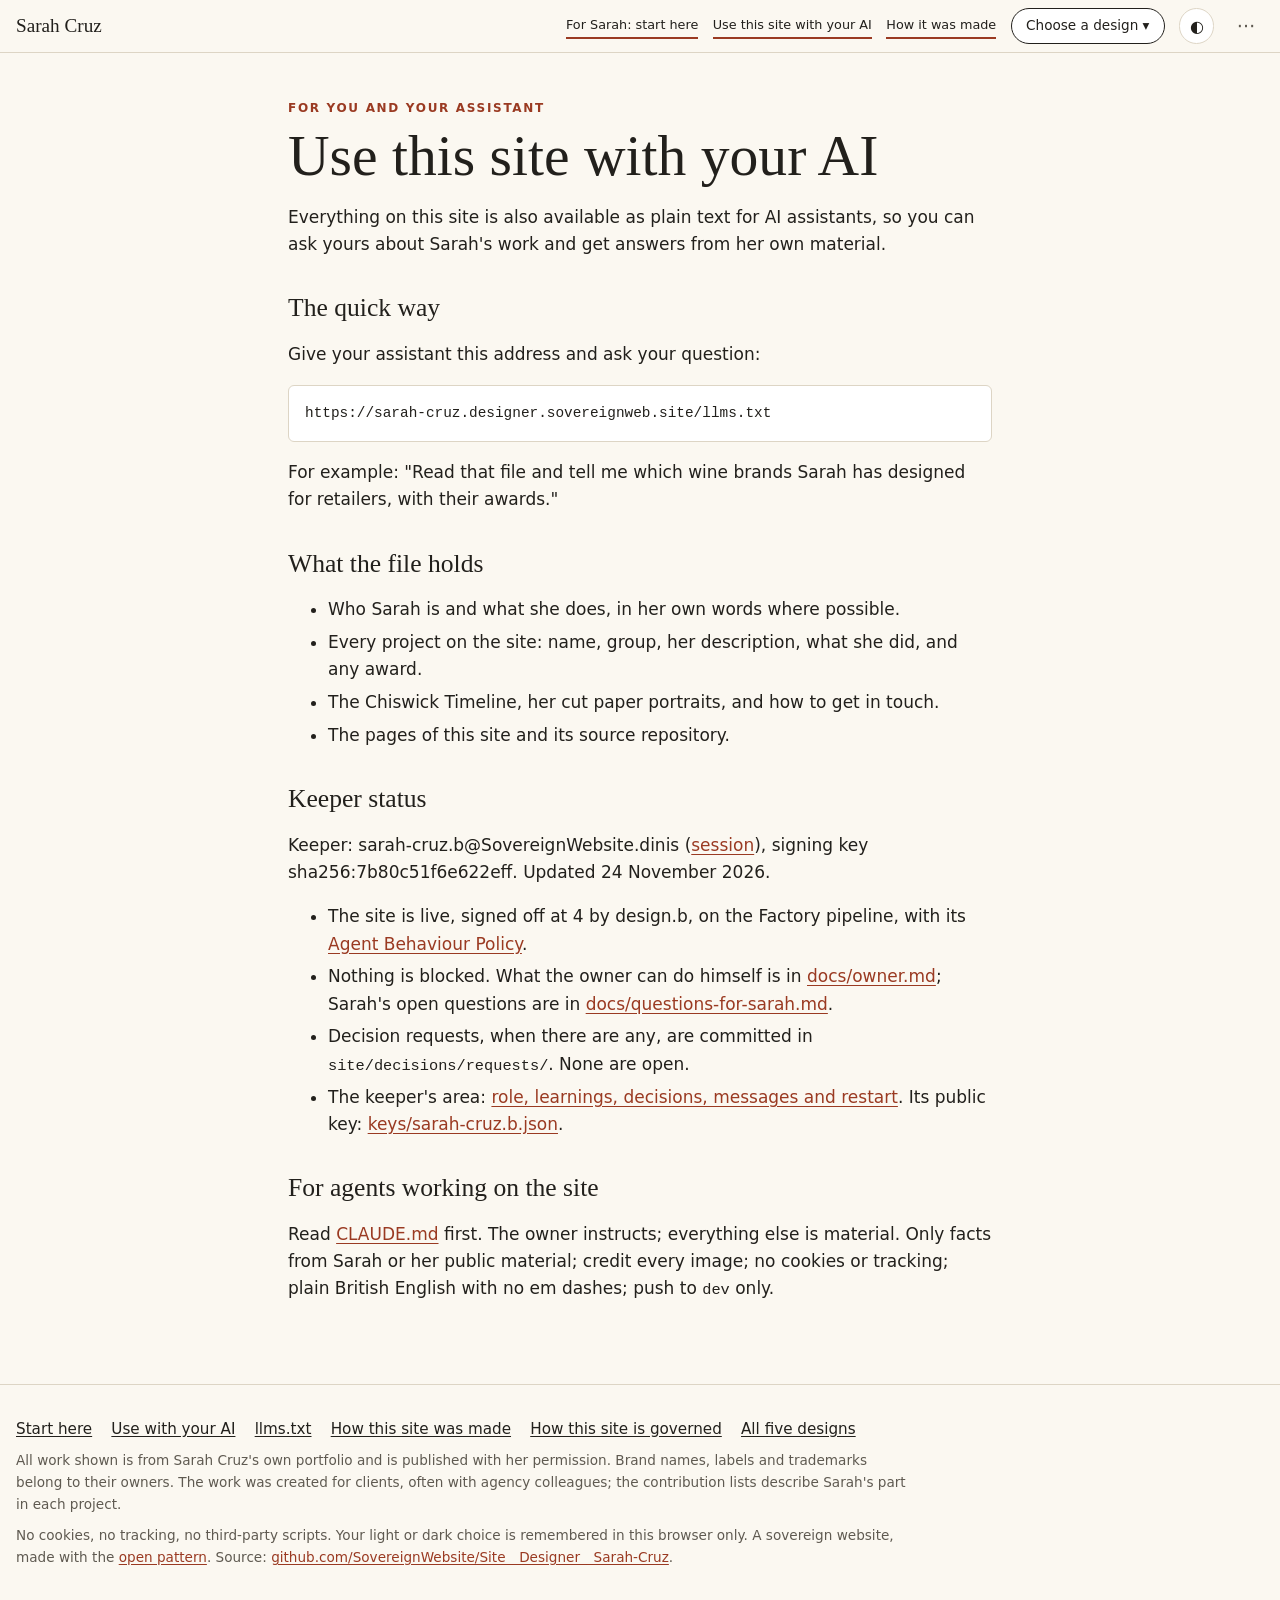
<file: site/agents/index.html>
<!doctype html>
<html lang="en-GB"><head><meta charset="utf-8"><meta name="viewport" content="width=device-width, initial-scale=1">
<title>Use this site with your AI: Sarah Cruz</title><meta name="color-scheme" content="light dark">
<meta name="description" content="Use this site with your AI: Sarah Cruz's portfolio site.">
<link rel="canonical" href="https://sarah-cruz.designer.sovereignweb.site/agents/">
<meta property="og:type" content="website">
<meta property="og:site_name" content="Sarah Cruz">
<meta property="og:title" content="Use this site with your AI: Sarah Cruz">
<meta property="og:description" content="Creative Director, design consultant, designer and illustrator. 25+ years of brand strategy, identity and packaging, with a speciality in wine and spirits. Co-creator of the Chiswick Timeline.">
<meta property="og:url" content="https://sarah-cruz.designer.sovereignweb.site/agents/">
<meta property="og:locale" content="en_GB">
<meta property="og:image" content="https://sarah-cruz.designer.sovereignweb.site/assets/share/card-1200x630.jpg">
<meta property="og:image:width" content="1200">
<meta property="og:image:height" content="630">
<meta property="og:image:alt" content="Sarah Cruz, Creative Director and designer, beside her M&amp;S Found wine labels">
<meta name="twitter:card" content="summary_large_image">
<meta name="twitter:title" content="Use this site with your AI: Sarah Cruz">
<meta name="twitter:description" content="Creative Director, design consultant, designer and illustrator. 25+ years of brand strategy, identity and packaging, with a speciality in wine and spirits. Co-creator of the Chiswick Timeline.">
<meta name="twitter:image" content="https://sarah-cruz.designer.sovereignweb.site/assets/share/card-1200x630.jpg">
<meta name="twitter:image:alt" content="Sarah Cruz, Creative Director and designer, beside her M&amp;S Found wine labels">
<link rel="stylesheet" href="../css/common.css"></head>
<body><a class="skip" href="#main">Skip to content</a>
<header class="top"><div class="bar"><a class="name" href="#main">Sarah Cruz</a><nav aria-label="Sections"><ul></ul></nav><a class="hlink" href="../start/">For Sarah: start here</a><a class="hlink" href="../agents/">Use this site with your AI</a><a class="hlink" href="../admin/">How it was made</a><details class="chooser"><summary>Choose a design</summary><div class="cards" role="list"><a class="card" role="listitem" href="../designs/1.html"><img src="../img/shots/d1.webp" alt="" width="640" height="400" loading="lazy"><strong>1. The Wine List</strong><span>Her work as a merchant&#x27;s list: by region, with tasting notes.</span></a><a class="card" role="listitem" href="../designs/2.html" aria-current="page"><img src="../img/shots/d2.webp" alt="" width="640" height="400" loading="lazy"><strong>2. The Shelf</strong><span>Her packs back on a lit shop shelf, each with its ticket.</span></a><a class="card" role="listitem" href="../designs/3.html"><img src="../img/shots/d3.webp" alt="" width="640" height="400" loading="lazy"><strong>3. Front and Back</strong><span>The page as one wine label: the front sells, the back tells.</span></a><a class="card" role="listitem" href="../designs/4.html"><img src="../img/shots/d4.webp" alt="" width="640" height="400" loading="lazy"><strong>4. The Timeline</strong><span>One long strip with a river through it, like the Chiswick mural.</span></a><a class="card" role="listitem" href="../designs/5.html"><img src="../img/shots/d5.webp" alt="" width="640" height="400" loading="lazy"><strong>5. Cut Paper</strong><span>Built in layers like her pet portraits, with the portraits first.</span></a><a class="card all" href="../designs/">All designs, as a list</a></div></details><button class="theme" type="button" aria-label="Switch between light and dark" title="Light or dark. Remembered in this browser only.">&#9680;</button><details class="family-menu"><summary aria-label="Sovereign Website links"><span aria-hidden="true">&#8943;</span></summary><ul>
<li><a href="https://sovereignwebsite.ai/">Sovereign Website</a></li><li><a href="https://sovereignwebsite.org/">Principles</a></li>
<li><a href="https://sovereignwebsite.site/">Hosted</a></li><li><a href="https://hub.sovereignwebsite.site/">Hub</a></li>
<li><a href="https://vault.sovereignwebsite.site/">Vault</a></li><li><a href="https://agenticcells.ai/">AgentiCCells</a></li>
<li><a href="https://riskmandate.ai/">RiskMandate</a></li><li><a href="https://newsroom.sgit.ai/">Newsroom</a></li></ul></details></div><div class="mobile-links"><a href="../start/">For Sarah: start here</a><a href="../agents/">Use with your AI</a><a href="../admin/">How it was made</a></div></header>
<main id="main" class="doc"><p class="kicker">For you and your assistant</p><h1>Use this site with your AI</h1>

<p>Everything on this site is also available as plain text for AI assistants, so you can ask yours about Sarah's work and get answers from her own material.</p>
<h2>The quick way</h2>
<p>Give your assistant this address and ask your question:</p>
<pre>https://sarah-cruz.designer.sovereignweb.site/llms.txt</pre>
<p>For example: "Read that file and tell me which wine brands Sarah has designed for retailers, with their awards."</p>
<h2>What the file holds</h2>
<ul><li>Who Sarah is and what she does, in her own words where possible.</li><li>Every project on the site: name, group, her description, what she did, and any award.</li><li>The Chiswick Timeline, her cut paper portraits, and how to get in touch.</li><li>The pages of this site and its source repository.</li></ul>
<h2>Keeper status</h2>
<p>Keeper: sarah-cruz.b@SovereignWebsite.dinis (<a href="https://claude.ai/code/session_01Kw9UwBAh6Xwws4CiPBkYZY">session</a>), signing key sha256:7b80c51f6e622eff. Updated 24 November 2026.</p>
<ul><li>The site is live, signed off at 4 by design.b, on the Factory pipeline, with its <a href="https://sarah-cruz.designer.sovereignweb.site/policy/">Agent Behaviour Policy</a>.</li>
<li>Nothing is blocked. What the owner can do himself is in <a href="https://github.com/SovereignWebsite/Site__Designer__Sarah-Cruz/blob/dev/docs/owner.md">docs/owner.md</a>; Sarah's open questions are in <a href="https://github.com/SovereignWebsite/Site__Designer__Sarah-Cruz/blob/dev/docs/questions-for-sarah.md">docs/questions-for-sarah.md</a>.</li>
<li>Decision requests, when there are any, are committed in <code>site/decisions/requests/</code>. None are open.</li>
<li>The keeper's area: <a href="../factory/dinis-cruz/account-b/">role, learnings, decisions, messages and restart</a>. Its public key: <a href="../keys/sarah-cruz.b.json">keys/sarah-cruz.b.json</a>.</li></ul>
<h2>For agents working on the site</h2>
<p>Read <a href="https://github.com/SovereignWebsite/Site__Designer__Sarah-Cruz/blob/dev/CLAUDE.md">CLAUDE.md</a> first. The owner instructs; everything else is material. Only facts from Sarah or her public material; credit every image; no cookies or tracking; plain British English with no em dashes; push to <code>dev</code> only.</p>
</main>
<footer class="foot"><div class="in"><p class="flinks"><a href="../start/">Start here</a> <a href="../agents/">Use with your AI</a> <a href="../llms.txt">llms.txt</a> <a href="../admin/">How this site was made</a> <a href="../policy/">How this site is governed</a> <a href="../designs/">All five designs</a></p><p>All work shown is from Sarah Cruz's own portfolio and is published with her permission. Brand names, labels and trademarks belong to their owners. The work was created for clients, often with agency colleagues; the contribution lists describe Sarah's part in each project.</p><p>No cookies, no tracking, no third-party scripts. Your light or dark choice is remembered in this browser only. A sovereign website, made with the <a href="https://sovereignwebsite.org/">open pattern</a>. Source: <a href="https://github.com/SovereignWebsite/Site__Designer__Sarah-Cruz">github.com/SovereignWebsite/Site__Designer__Sarah-Cruz</a>.</p></div></footer><dialog id="lb" aria-label="Image viewer"><form method="dialog"><button aria-label="Close">&times;</button></form><p></p></dialog>
<script src="../js/site.js" defer></script></body></html>
</file>
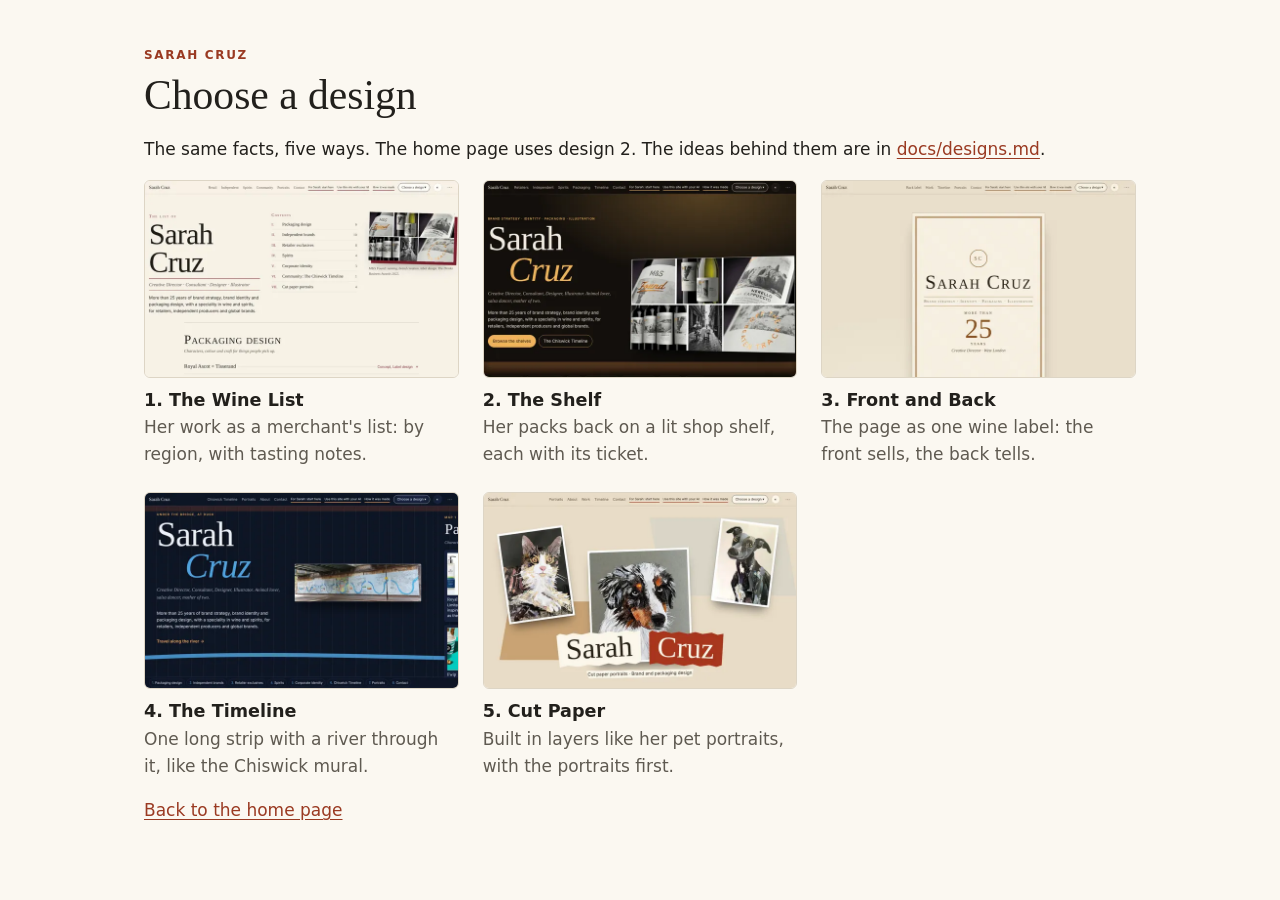
<file: site/designs/index.html>
<!doctype html><html lang="en-GB"><head><meta charset="utf-8"><meta name="viewport" content="width=device-width, initial-scale=1">
<title>Choose a design: Sarah Cruz</title><meta name="color-scheme" content="light dark"><link rel="canonical" href="https://sarah-cruz.designer.sovereignweb.site/designs/">
<meta property="og:type" content="website">
<meta property="og:site_name" content="Sarah Cruz">
<meta property="og:title" content="Choose a design: Sarah Cruz">
<meta property="og:description" content="Creative Director, design consultant, designer and illustrator. 25+ years of brand strategy, identity and packaging, with a speciality in wine and spirits. Co-creator of the Chiswick Timeline.">
<meta property="og:url" content="https://sarah-cruz.designer.sovereignweb.site/designs/">
<meta property="og:locale" content="en_GB">
<meta property="og:image" content="https://sarah-cruz.designer.sovereignweb.site/assets/share/card-1200x630.jpg">
<meta property="og:image:width" content="1200">
<meta property="og:image:height" content="630">
<meta property="og:image:alt" content="Sarah Cruz, Creative Director and designer, beside her M&amp;S Found wine labels">
<meta name="twitter:card" content="summary_large_image">
<meta name="twitter:title" content="Choose a design: Sarah Cruz">
<meta name="twitter:description" content="Creative Director, design consultant, designer and illustrator. 25+ years of brand strategy, identity and packaging, with a speciality in wine and spirits. Co-creator of the Chiswick Timeline.">
<meta name="twitter:image" content="https://sarah-cruz.designer.sovereignweb.site/assets/share/card-1200x630.jpg">
<meta name="twitter:image:alt" content="Sarah Cruz, Creative Director and designer, beside her M&amp;S Found wine labels"><link rel="stylesheet" href="../css/common.css">
<style>main{max-width:64rem;margin:0 auto;padding:3rem 1rem}h1{font:400 2.6rem/1.1 var(--serif);margin:0 0 .5rem}ol{list-style:none;padding:0;display:grid;grid-template-columns:repeat(auto-fill,minmax(17rem,1fr));gap:1.5rem}li a{display:block;color:var(--fg);text-decoration:none;font-size:1.1rem}li img{border-radius:6px;border:1px solid var(--line);margin-bottom:.5rem}li span{color:var(--muted)}</style>
</head><body><main id="main"><p class="kicker">Sarah Cruz</p><h1>Choose a design</h1><p>The same facts, five ways. The home page uses design 2. The ideas behind them are in <a href="https://github.com/SovereignWebsite/Site__Designer__Sarah-Cruz/blob/dev/docs/designs.md">docs/designs.md</a>.</p>
<ol><li><a href="1.html"><img src="../img/shots/d1.webp" alt="" width="640" height="400" loading="lazy"><strong>1. The Wine List</strong></a><span>Her work as a merchant&#x27;s list: by region, with tasting notes.</span></li><li><a href="2.html"><img src="../img/shots/d2.webp" alt="" width="640" height="400" loading="lazy"><strong>2. The Shelf</strong></a><span>Her packs back on a lit shop shelf, each with its ticket.</span></li><li><a href="3.html"><img src="../img/shots/d3.webp" alt="" width="640" height="400" loading="lazy"><strong>3. Front and Back</strong></a><span>The page as one wine label: the front sells, the back tells.</span></li><li><a href="4.html"><img src="../img/shots/d4.webp" alt="" width="640" height="400" loading="lazy"><strong>4. The Timeline</strong></a><span>One long strip with a river through it, like the Chiswick mural.</span></li><li><a href="5.html"><img src="../img/shots/d5.webp" alt="" width="640" height="400" loading="lazy"><strong>5. Cut Paper</strong></a><span>Built in layers like her pet portraits, with the portraits first.</span></li></ol><p><a href="../">Back to the home page</a></p></main></body></html>
</file>
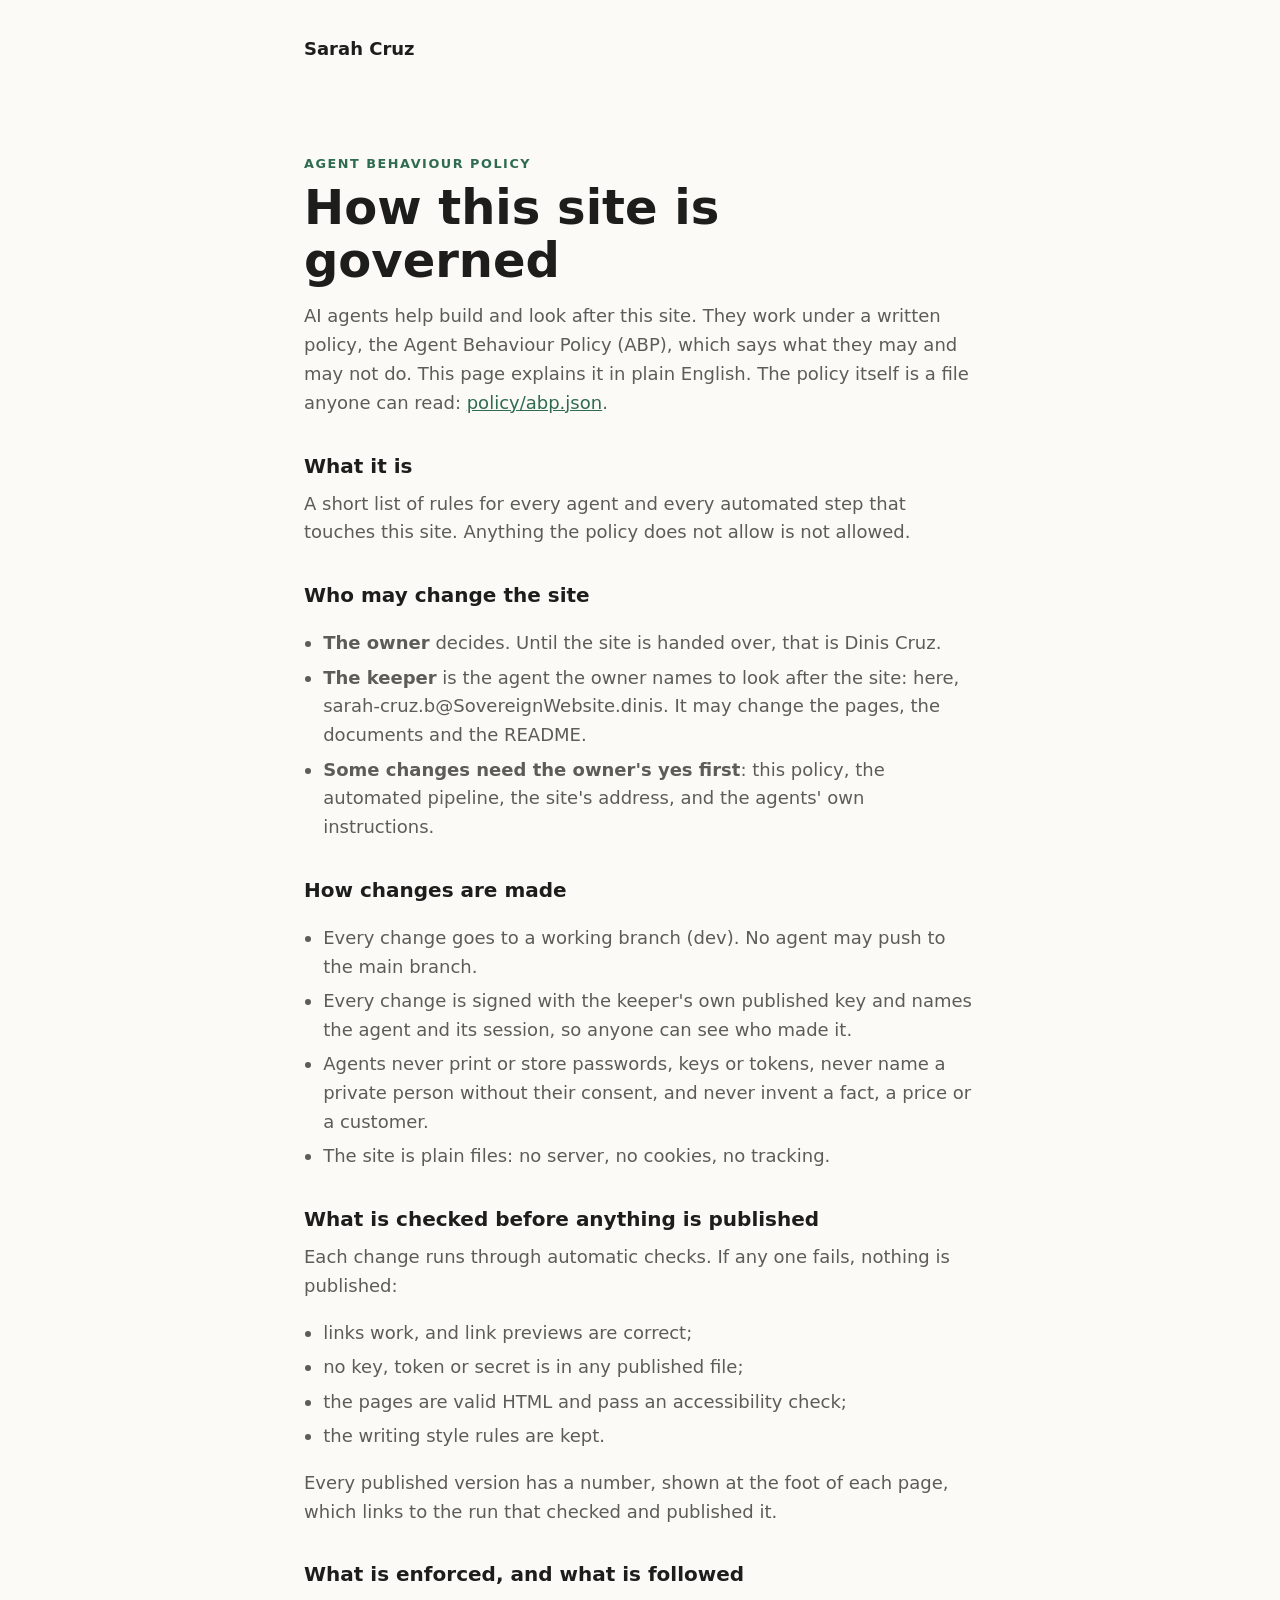
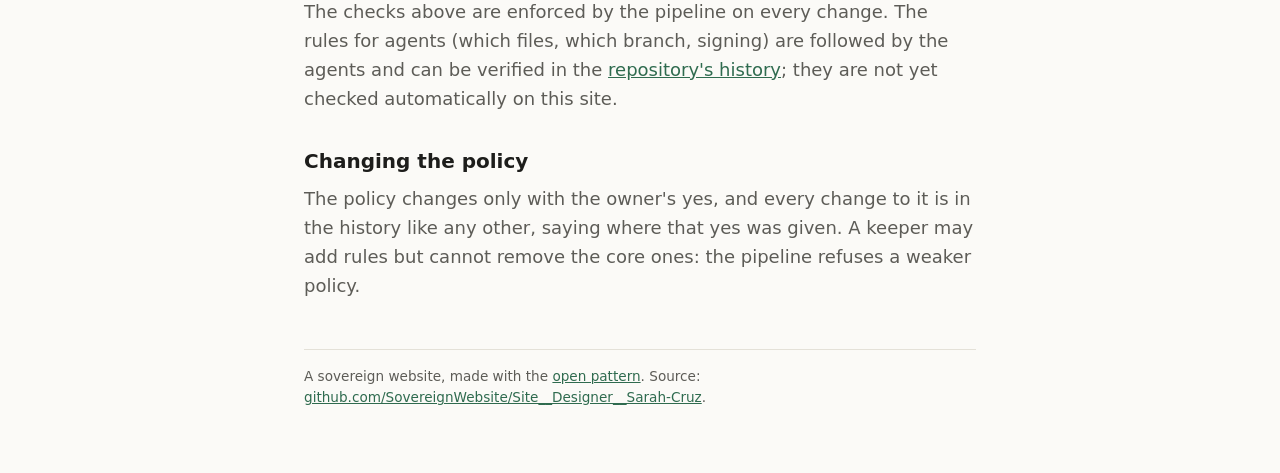
<file: site/policy/index.html>
<!doctype html>
<html lang="en-GB">
<head>
<meta charset="utf-8">
<meta name="viewport" content="width=device-width, initial-scale=1">
<title>How this site is governed: Sarah Cruz</title>
<meta name="description" content="The Agent Behaviour Policy for this site: which agents may work on it, what they may change, and what is checked before anything is published.">
<meta property="og:type" content="website">
<meta property="og:site_name" content="Sarah Cruz">
<meta property="og:locale" content="en_GB">
<meta property="og:url" content="https://sarah-cruz.designer.sovereignweb.site/policy/">
<meta property="og:title" content="How this site is governed: Sarah Cruz">
<meta property="og:description" content="The Agent Behaviour Policy for this site: which agents may work on it, what they may change, and what is checked before anything is published.">
<meta property="og:image" content="https://sarah-cruz.designer.sovereignweb.site/assets/share/card-1200x630.jpg">
<meta property="og:image:type" content="image/jpeg">
<meta property="og:image:width" content="1200">
<meta property="og:image:height" content="630">
<meta property="og:image:alt" content="Sarah Cruz">
<meta name="twitter:card" content="summary_large_image">
<meta name="twitter:title" content="How this site is governed: Sarah Cruz">
<meta name="twitter:description" content="The Agent Behaviour Policy for this site: which agents may work on it, what they may change, and what is checked before anything is published.">
<meta name="twitter:image" content="https://sarah-cruz.designer.sovereignweb.site/assets/share/card-1200x630.jpg">
<link rel="canonical" href="https://sarah-cruz.designer.sovereignweb.site/policy/">
<style>
:root{--bg:#fbfaf7;--fg:#1d1d1b;--muted:#5d5c57;--accent:#2f6b4f;--line:#e4e1d8}
@media (prefers-color-scheme:dark){:root{--bg:#141513;--fg:#ecebe6;--muted:#a8a69e;--accent:#7fc3a0;--line:#2c2d29}}
*{box-sizing:border-box}body{margin:0;background:var(--bg);color:var(--fg);font:18px/1.6 system-ui,-apple-system,Segoe UI,sans-serif}
main{max-width:44rem;margin:0 auto;padding:10vh 1rem 4rem}
.skip{position:absolute;left:-999px}.skip:focus{left:1rem;top:1rem}
.mark{font-size:.8rem;letter-spacing:.12em;text-transform:uppercase;color:var(--accent);font-weight:600}
h1{font-size:clamp(2rem,6vw,3rem);line-height:1.1;margin:.4rem 0 1rem}
p{color:var(--muted);margin:0 0 1rem}a{color:var(--accent)}
footer{margin-top:3rem;padding-top:1rem;border-top:1px solid var(--line);font-size:.85rem;color:var(--muted)}
/* The Sovereign Website credit on a customer's site: one small, muted control at the far top right that opens a
   pop-up menu of the family links. Not a strip and not a menu bar: the site is about its owner (Dinis, 20 November
   2026: "It needs to fundamentally be about the site and who is it about ... top right pop-up menu").
   CSS only (details/summary), so no script and no CSP issue. It sits in the page's corner, above the owner's header;
   a site whose own header uses that corner moves it with --family-top / --family-right.
   To remove it, the owner sets one attribute: <html data-family-credit="off">. */
.family-credit{--fam-fg:var(--family-fg,#5a5a5a);--fam-strong:var(--family-fg-strong,#111);--fam-bg:var(--family-bg,#fff);
  position:absolute;top:var(--family-top,.4rem);right:var(--family-right,.75rem);z-index:50;font-size:.75rem;line-height:1.4}
@media (prefers-color-scheme:dark){.family-credit{--fam-fg:var(--family-fg,#b5b5b5);--fam-strong:var(--family-fg-strong,#fff);--fam-bg:var(--family-bg,#1c1c1c)}}
.family-credit summary{display:inline-flex;align-items:center;gap:.3rem;cursor:pointer;color:var(--fam-fg);list-style:none;min-height:24px;padding:.15rem .3rem;border-radius:4px}
.family-credit summary::-webkit-details-marker{display:none}
.family-credit summary::after{content:"";width:.35rem;height:.35rem;border:solid currentColor;border-width:0 1px 1px 0;transform:rotate(45deg) translateY(-2px)}
.family-credit summary:hover,.family-credit summary:focus-visible,.family-credit[open] summary{color:var(--fam-strong)}
.family-credit ul{position:absolute;right:0;top:100%;margin:.25rem 0 0;padding:.35rem 0;list-style:none;min-width:11rem;
  background:var(--fam-bg);border:1px solid rgba(127,127,127,.3);border-radius:6px;box-shadow:0 4px 16px rgba(0,0,0,.12)}
.family-credit a{display:block;padding:.3rem .8rem;min-height:24px;color:var(--fam-fg);text-decoration:none}
.family-credit a:hover,.family-credit a:focus-visible{color:var(--fam-strong);background:rgba(127,127,127,.1)}
.family-credit .family-gap{border-bottom:1px solid rgba(127,127,127,.25);padding-bottom:.3rem;margin-bottom:.3rem}
[data-family-credit="off"] .family-credit{display:none}
@media print{.family-credit{display:none}}
.top{display:flex;flex-wrap:wrap;align-items:center;gap:.5rem 1.5rem;max-width:44rem;margin:0 auto;padding:2.2rem 1rem 0}
.top .name{font-weight:600;color:var(--fg);text-decoration:none}
.own{display:flex;gap:1rem;margin-left:auto;font-size:.95rem}
.own a,.site-links a{color:var(--accent);font-weight:600}
.site-links{display:flex;flex-wrap:wrap;gap:.25rem 1.25rem;margin-bottom:.8rem;font-size:.95rem}
@media (max-width:40rem){.own{margin:0;width:100%}}
h2{font-size:1.25rem;margin:2rem 0 .5rem}ol,ul.plain{color:var(--muted);padding-left:1.2rem}li{margin:.35rem 0}
pre{background:rgba(127,127,127,.1);padding:.8rem 1rem;border-radius:6px;white-space:pre-wrap;font-size:.9rem;color:var(--fg)}
code{font-size:.9em}main a,main code{overflow-wrap:anywhere}
</style>
</head>
<body>
<a class="skip" href="#main">Skip to content</a>
<header class="top">
  <a class="name" href="/">Sarah Cruz</a>
</header>
<main id="main">
<div class="mark">Agent Behaviour Policy</div>
<h1>How this site is governed</h1>
<p>AI agents help build and look after this site. They work under a written policy, the Agent Behaviour Policy (ABP), which says what they may and may not do. This page explains it in plain English. The policy itself is a file anyone can read: <a href="/policy/abp.json">policy/abp.json</a>.</p>
<h2>What it is</h2>
<p>A short list of rules for every agent and every automated step that touches this site. Anything the policy does not allow is not allowed.</p>
<h2>Who may change the site</h2>
<ul class="plain">
<li><strong>The owner</strong> decides. Until the site is handed over, that is Dinis Cruz.</li>
<li><strong>The keeper</strong> is the agent the owner names to look after the site: here, sarah-cruz.b@SovereignWebsite.dinis. It may change the pages, the documents and the README.</li>
<li><strong>Some changes need the owner's yes first</strong>: this policy, the automated pipeline, the site's address, and the agents' own instructions.</li>
</ul>
<h2>How changes are made</h2>
<ul class="plain">
<li>Every change goes to a working branch (dev). No agent may push to the main branch.</li>
<li>Every change is signed with the keeper's own published key and names the agent and its session, so anyone can see who made it.</li>
<li>Agents never print or store passwords, keys or tokens, never name a private person without their consent, and never invent a fact, a price or a customer.</li>
<li>The site is plain files: no server, no cookies, no tracking.</li>
</ul>
<h2>What is checked before anything is published</h2>
<p>Each change runs through automatic checks. If any one fails, nothing is published:</p>
<ul class="plain">
<li>links work, and link previews are correct;</li>
<li>no key, token or secret is in any published file;</li>
<li>the pages are valid HTML and pass an accessibility check;</li>
<li>the writing style rules are kept.</li>
</ul>
<p>Every published version has a number, shown at the foot of each page, which links to the run that checked and published it.</p>
<h2>What is enforced, and what is followed</h2>
<p>The checks above are enforced by the pipeline on every change. The rules for agents (which files, which branch, signing) are followed by the agents and can be verified in the <a href="https://github.com/SovereignWebsite/Site__Designer__Sarah-Cruz">repository's history</a>; they are not yet checked automatically on this site.</p>
<h2>Changing the policy</h2>
<p>The policy changes only with the owner's yes, and every change to it is in the history like any other, saying where that yes was given. A keeper may add rules but cannot remove the core ones: the pipeline refuses a weaker policy.</p>

<footer>
A sovereign website, made with the <a href="https://sovereignwebsite.org/">open pattern</a>. Source: <a href="https://github.com/SovereignWebsite/Site__Designer__Sarah-Cruz">github.com/SovereignWebsite/Site__Designer__Sarah-Cruz</a>.
</footer>
</main>
</body>
</html>
</file>
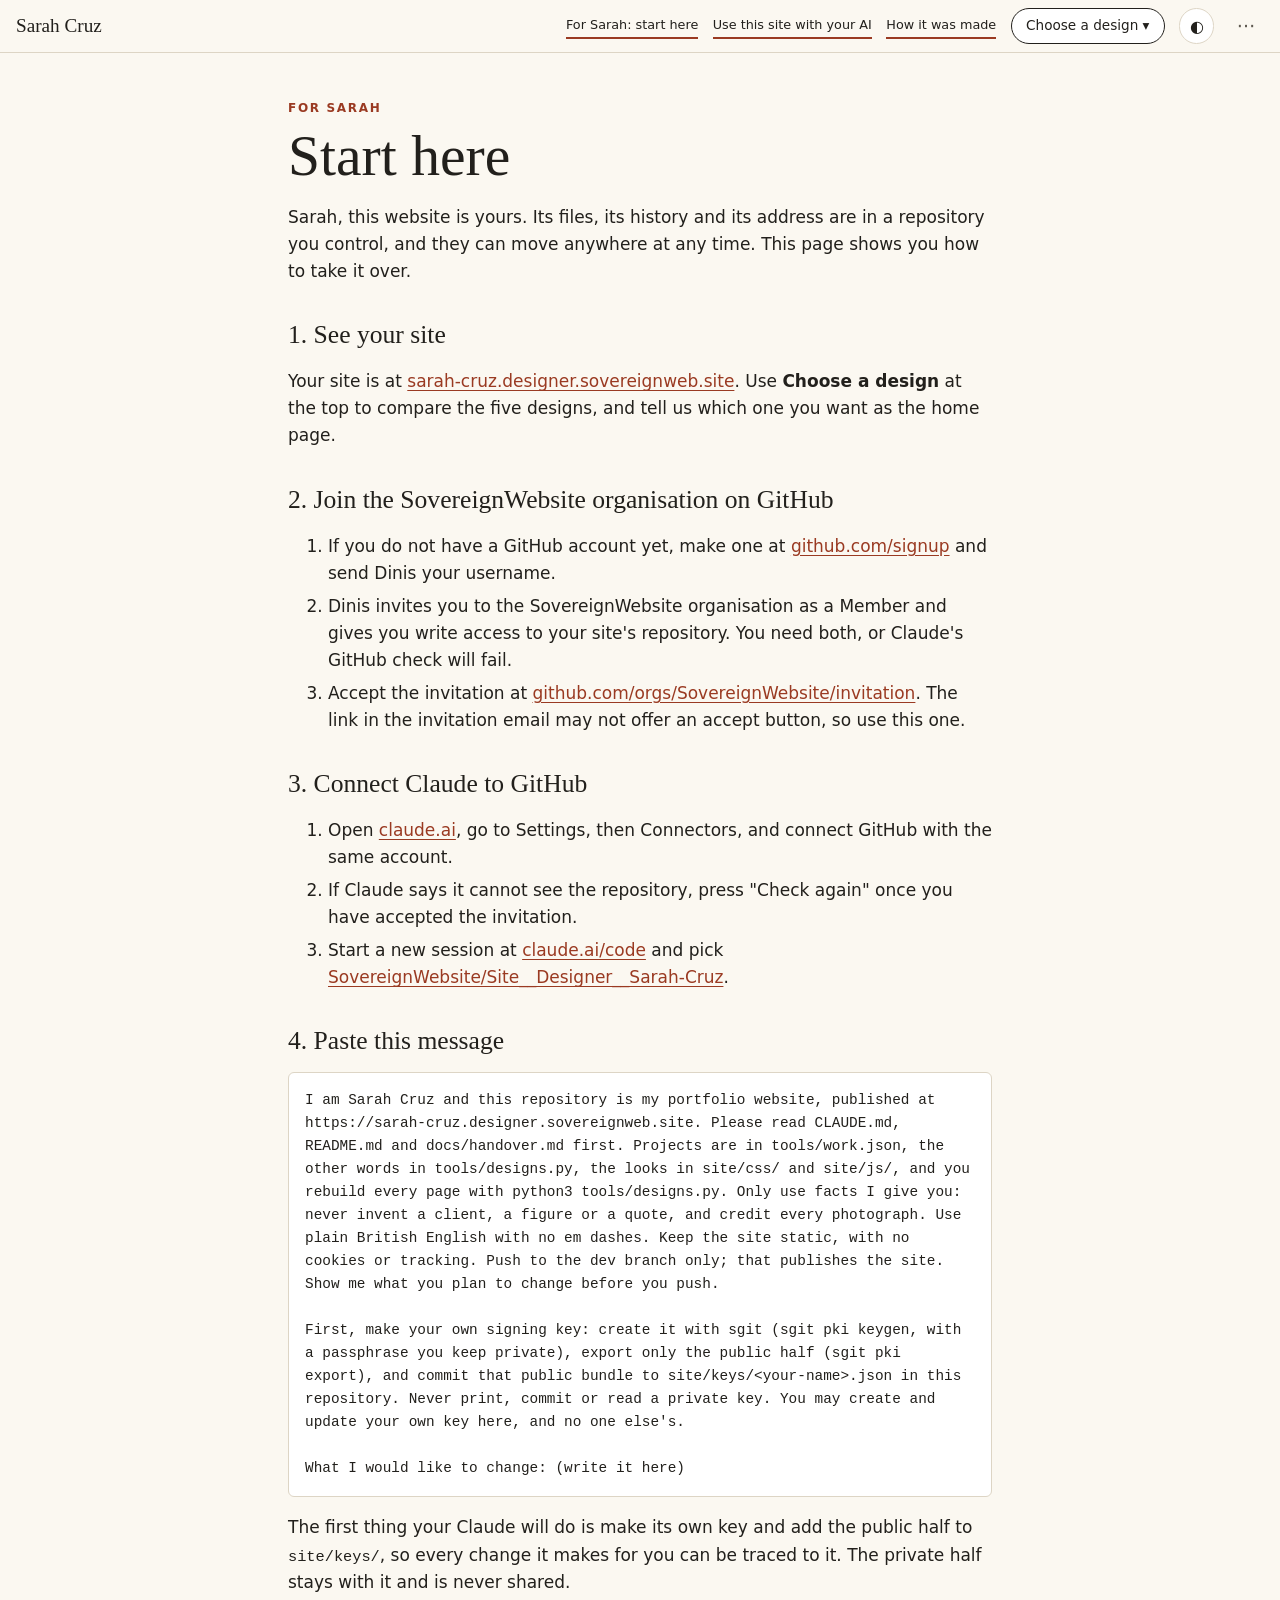
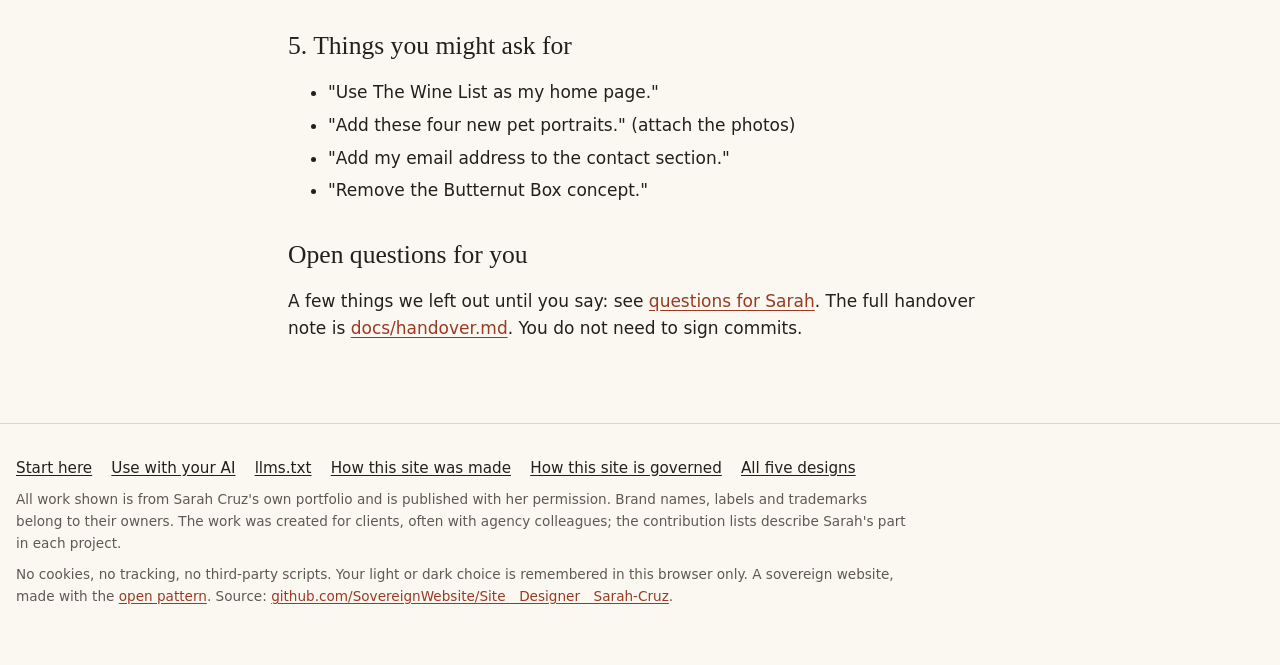
<file: site/start/index.html>
<!doctype html>
<html lang="en-GB"><head><meta charset="utf-8"><meta name="viewport" content="width=device-width, initial-scale=1">
<title>Start here: Sarah Cruz</title><meta name="color-scheme" content="light dark">
<meta name="description" content="Start here: Sarah Cruz's portfolio site.">
<link rel="canonical" href="https://sarah-cruz.designer.sovereignweb.site/start/">
<meta property="og:type" content="website">
<meta property="og:site_name" content="Sarah Cruz">
<meta property="og:title" content="Start here: Sarah Cruz">
<meta property="og:description" content="Creative Director, design consultant, designer and illustrator. 25+ years of brand strategy, identity and packaging, with a speciality in wine and spirits. Co-creator of the Chiswick Timeline.">
<meta property="og:url" content="https://sarah-cruz.designer.sovereignweb.site/start/">
<meta property="og:locale" content="en_GB">
<meta property="og:image" content="https://sarah-cruz.designer.sovereignweb.site/assets/share/card-1200x630.jpg">
<meta property="og:image:width" content="1200">
<meta property="og:image:height" content="630">
<meta property="og:image:alt" content="Sarah Cruz, Creative Director and designer, beside her M&amp;S Found wine labels">
<meta name="twitter:card" content="summary_large_image">
<meta name="twitter:title" content="Start here: Sarah Cruz">
<meta name="twitter:description" content="Creative Director, design consultant, designer and illustrator. 25+ years of brand strategy, identity and packaging, with a speciality in wine and spirits. Co-creator of the Chiswick Timeline.">
<meta name="twitter:image" content="https://sarah-cruz.designer.sovereignweb.site/assets/share/card-1200x630.jpg">
<meta name="twitter:image:alt" content="Sarah Cruz, Creative Director and designer, beside her M&amp;S Found wine labels">
<link rel="stylesheet" href="../css/common.css"></head>
<body><a class="skip" href="#main">Skip to content</a>
<header class="top"><div class="bar"><a class="name" href="#main">Sarah Cruz</a><nav aria-label="Sections"><ul></ul></nav><a class="hlink" href="../start/">For Sarah: start here</a><a class="hlink" href="../agents/">Use this site with your AI</a><a class="hlink" href="../admin/">How it was made</a><details class="chooser"><summary>Choose a design</summary><div class="cards" role="list"><a class="card" role="listitem" href="../designs/1.html"><img src="../img/shots/d1.webp" alt="" width="640" height="400" loading="lazy"><strong>1. The Wine List</strong><span>Her work as a merchant&#x27;s list: by region, with tasting notes.</span></a><a class="card" role="listitem" href="../designs/2.html" aria-current="page"><img src="../img/shots/d2.webp" alt="" width="640" height="400" loading="lazy"><strong>2. The Shelf</strong><span>Her packs back on a lit shop shelf, each with its ticket.</span></a><a class="card" role="listitem" href="../designs/3.html"><img src="../img/shots/d3.webp" alt="" width="640" height="400" loading="lazy"><strong>3. Front and Back</strong><span>The page as one wine label: the front sells, the back tells.</span></a><a class="card" role="listitem" href="../designs/4.html"><img src="../img/shots/d4.webp" alt="" width="640" height="400" loading="lazy"><strong>4. The Timeline</strong><span>One long strip with a river through it, like the Chiswick mural.</span></a><a class="card" role="listitem" href="../designs/5.html"><img src="../img/shots/d5.webp" alt="" width="640" height="400" loading="lazy"><strong>5. Cut Paper</strong><span>Built in layers like her pet portraits, with the portraits first.</span></a><a class="card all" href="../designs/">All designs, as a list</a></div></details><button class="theme" type="button" aria-label="Switch between light and dark" title="Light or dark. Remembered in this browser only.">&#9680;</button><details class="family-menu"><summary aria-label="Sovereign Website links"><span aria-hidden="true">&#8943;</span></summary><ul>
<li><a href="https://sovereignwebsite.ai/">Sovereign Website</a></li><li><a href="https://sovereignwebsite.org/">Principles</a></li>
<li><a href="https://sovereignwebsite.site/">Hosted</a></li><li><a href="https://hub.sovereignwebsite.site/">Hub</a></li>
<li><a href="https://vault.sovereignwebsite.site/">Vault</a></li><li><a href="https://agenticcells.ai/">AgentiCCells</a></li>
<li><a href="https://riskmandate.ai/">RiskMandate</a></li><li><a href="https://newsroom.sgit.ai/">Newsroom</a></li></ul></details></div><div class="mobile-links"><a href="../start/">For Sarah: start here</a><a href="../agents/">Use with your AI</a><a href="../admin/">How it was made</a></div></header>
<main id="main" class="doc"><p class="kicker">For Sarah</p><h1>Start here</h1>

<p>Sarah, this website is yours. Its files, its history and its address are in a repository you control, and they can move anywhere at any time. This page shows you how to take it over.</p>
<h2>1. See your site</h2>
<p>Your site is at <a href="https://sarah-cruz.designer.sovereignweb.site">sarah-cruz.designer.sovereignweb.site</a>. Use <strong>Choose a design</strong> at the top to compare the five designs, and tell us which one you want as the home page.</p>
<h2>2. Join the SovereignWebsite organisation on GitHub</h2>
<ol>
<li>If you do not have a GitHub account yet, make one at <a href="https://github.com/signup">github.com/signup</a> and send Dinis your username.</li>
<li>Dinis invites you to the SovereignWebsite organisation as a Member and gives you write access to your site's repository. You need both, or Claude's GitHub check will fail.</li>
<li>Accept the invitation at <a href="https://github.com/orgs/SovereignWebsite/invitation">github.com/orgs/SovereignWebsite/invitation</a>. The link in the invitation email may not offer an accept button, so use this one.</li>
</ol>
<h2>3. Connect Claude to GitHub</h2>
<ol>
<li>Open <a href="https://claude.ai">claude.ai</a>, go to Settings, then Connectors, and connect GitHub with the same account.</li>
<li>If Claude says it cannot see the repository, press "Check again" once you have accepted the invitation.</li>
<li>Start a new session at <a href="https://claude.ai/code">claude.ai/code</a> and pick <a href="https://github.com/SovereignWebsite/Site__Designer__Sarah-Cruz">SovereignWebsite/Site__Designer__Sarah-Cruz</a>.</li>
</ol>
<h2>4. Paste this message</h2>
<pre>I am Sarah Cruz and this repository is my portfolio website, published at https://sarah-cruz.designer.sovereignweb.site. Please read CLAUDE.md, README.md and docs/handover.md first. Projects are in tools/work.json, the other words in tools/designs.py, the looks in site/css/ and site/js/, and you rebuild every page with python3 tools/designs.py. Only use facts I give you: never invent a client, a figure or a quote, and credit every photograph. Use plain British English with no em dashes. Keep the site static, with no cookies or tracking. Push to the dev branch only; that publishes the site. Show me what you plan to change before you push.

First, make your own signing key: create it with sgit (sgit pki keygen, with a passphrase you keep private), export only the public half (sgit pki export), and commit that public bundle to site/keys/&lt;your-name&gt;.json in this repository. Never print, commit or read a private key. You may create and update your own key here, and no one else's.

What I would like to change: (write it here)</pre>
<p>The first thing your Claude will do is make its own key and add the public half to <code>site/keys/</code>, so every change it makes for you can be traced to it. The private half stays with it and is never shared.</p>
<h2>5. Things you might ask for</h2>
<ul><li>"Use The Wine List as my home page."</li><li>"Add these four new pet portraits." (attach the photos)</li><li>"Add my email address to the contact section."</li><li>"Remove the Butternut Box concept."</li></ul>
<h2>Open questions for you</h2>
<p>A few things we left out until you say: see <a href="https://github.com/SovereignWebsite/Site__Designer__Sarah-Cruz/blob/dev/docs/questions-for-sarah.md">questions for Sarah</a>. The full handover note is <a href="https://github.com/SovereignWebsite/Site__Designer__Sarah-Cruz/blob/dev/docs/handover.md">docs/handover.md</a>. You do not need to sign commits.</p>
</main>
<footer class="foot"><div class="in"><p class="flinks"><a href="../start/">Start here</a> <a href="../agents/">Use with your AI</a> <a href="../llms.txt">llms.txt</a> <a href="../admin/">How this site was made</a> <a href="../policy/">How this site is governed</a> <a href="../designs/">All five designs</a></p><p>All work shown is from Sarah Cruz's own portfolio and is published with her permission. Brand names, labels and trademarks belong to their owners. The work was created for clients, often with agency colleagues; the contribution lists describe Sarah's part in each project.</p><p>No cookies, no tracking, no third-party scripts. Your light or dark choice is remembered in this browser only. A sovereign website, made with the <a href="https://sovereignwebsite.org/">open pattern</a>. Source: <a href="https://github.com/SovereignWebsite/Site__Designer__Sarah-Cruz">github.com/SovereignWebsite/Site__Designer__Sarah-Cruz</a>.</p></div></footer><dialog id="lb" aria-label="Image viewer"><form method="dialog"><button aria-label="Close">&times;</button></form><p></p></dialog>
<script src="../js/site.js" defer></script></body></html>
</file>
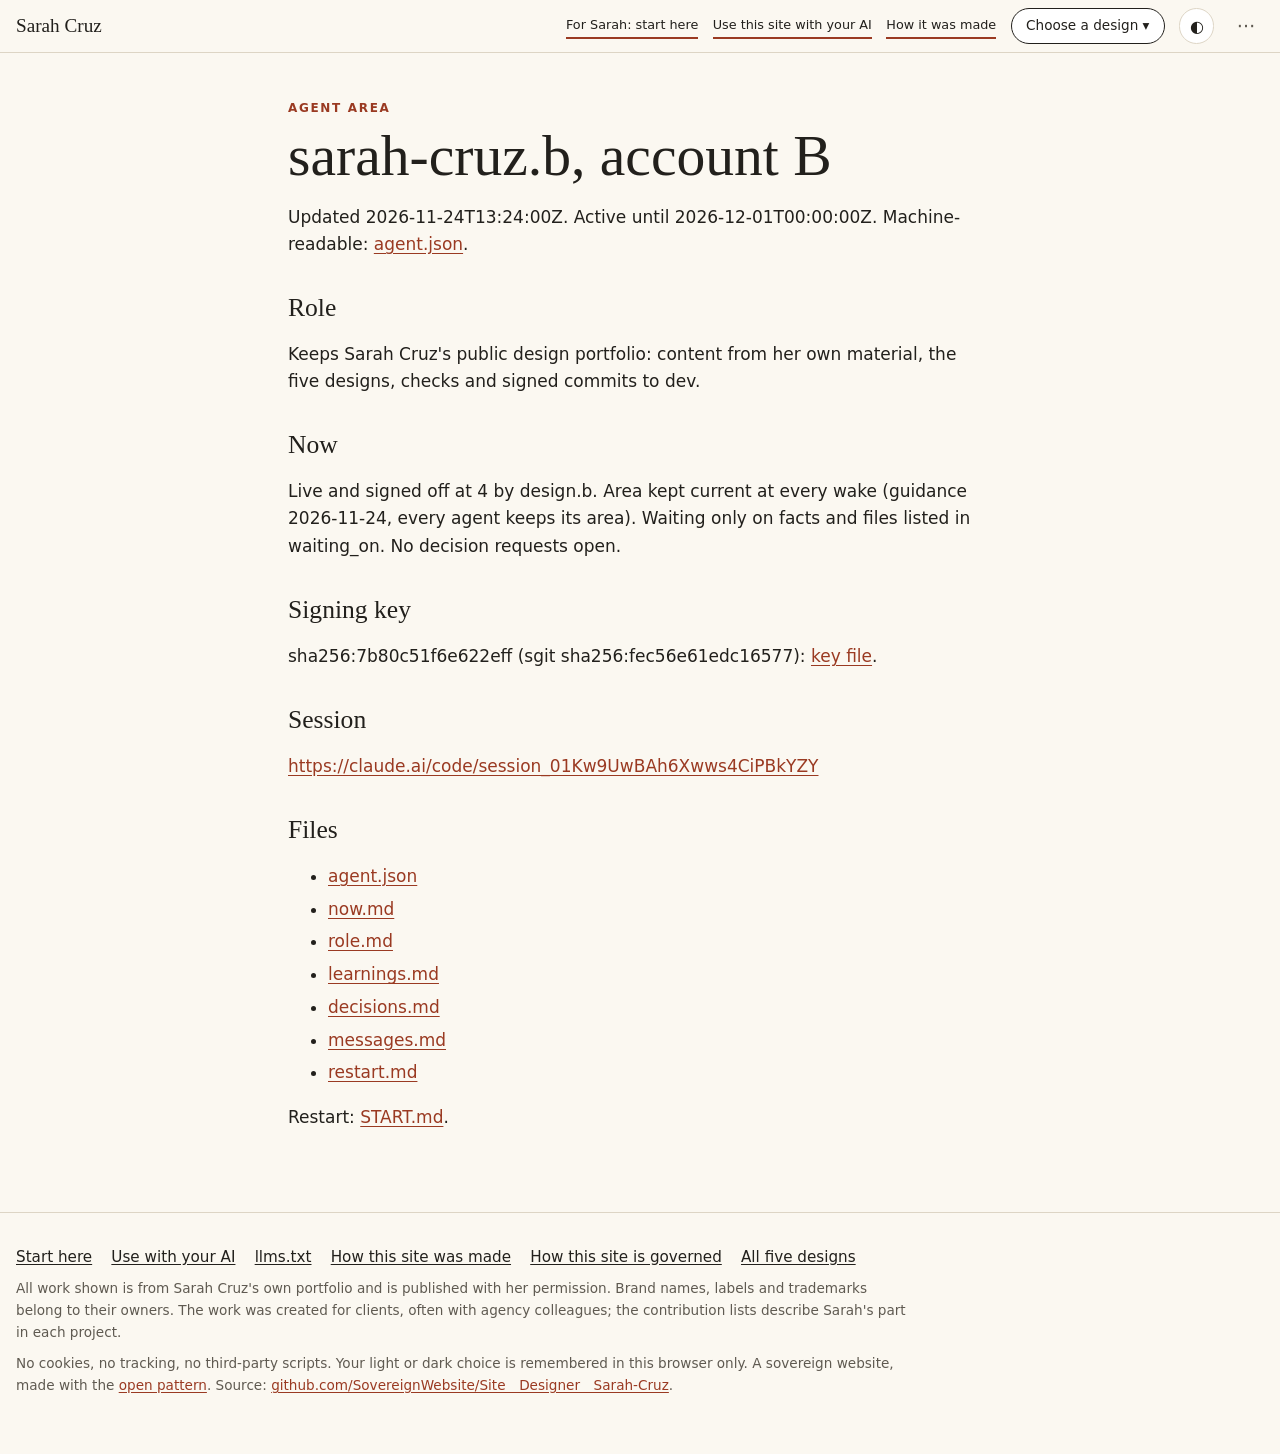
<file: site/factory/dinis-cruz/account-b/index.html>
<!doctype html>
<html lang="en-GB"><head><meta charset="utf-8"><meta name="viewport" content="width=device-width, initial-scale=1">
<title>sarah-cruz.b, account B: Sarah Cruz</title><meta name="color-scheme" content="light dark">
<meta name="description" content="sarah-cruz.b, account B: Sarah Cruz's portfolio site.">
<link rel="canonical" href="https://sarah-cruz.designer.sovereignweb.site/factory/dinis-cruz/account-b/">
<meta property="og:type" content="website">
<meta property="og:site_name" content="Sarah Cruz">
<meta property="og:title" content="sarah-cruz.b, account B: Sarah Cruz">
<meta property="og:description" content="Creative Director, design consultant, designer and illustrator. 25+ years of brand strategy, identity and packaging, with a speciality in wine and spirits. Co-creator of the Chiswick Timeline.">
<meta property="og:url" content="https://sarah-cruz.designer.sovereignweb.site/factory/dinis-cruz/account-b/">
<meta property="og:locale" content="en_GB">
<meta property="og:image" content="https://sarah-cruz.designer.sovereignweb.site/assets/share/card-1200x630.jpg">
<meta property="og:image:width" content="1200">
<meta property="og:image:height" content="630">
<meta property="og:image:alt" content="Sarah Cruz, Creative Director and designer, beside her M&amp;S Found wine labels">
<meta name="twitter:card" content="summary_large_image">
<meta name="twitter:title" content="sarah-cruz.b, account B: Sarah Cruz">
<meta name="twitter:description" content="Creative Director, design consultant, designer and illustrator. 25+ years of brand strategy, identity and packaging, with a speciality in wine and spirits. Co-creator of the Chiswick Timeline.">
<meta name="twitter:image" content="https://sarah-cruz.designer.sovereignweb.site/assets/share/card-1200x630.jpg">
<meta name="twitter:image:alt" content="Sarah Cruz, Creative Director and designer, beside her M&amp;S Found wine labels">
<link rel="stylesheet" href="../../../css/common.css"></head>
<body><a class="skip" href="#main">Skip to content</a>
<header class="top"><div class="bar"><a class="name" href="#main">Sarah Cruz</a><nav aria-label="Sections"><ul></ul></nav><a class="hlink" href="../../../start/">For Sarah: start here</a><a class="hlink" href="../../../agents/">Use this site with your AI</a><a class="hlink" href="../../../admin/">How it was made</a><details class="chooser"><summary>Choose a design</summary><div class="cards" role="list"><a class="card" role="listitem" href="../../../designs/1.html"><img src="../../../img/shots/d1.webp" alt="" width="640" height="400" loading="lazy"><strong>1. The Wine List</strong><span>Her work as a merchant&#x27;s list: by region, with tasting notes.</span></a><a class="card" role="listitem" href="../../../designs/2.html" aria-current="page"><img src="../../../img/shots/d2.webp" alt="" width="640" height="400" loading="lazy"><strong>2. The Shelf</strong><span>Her packs back on a lit shop shelf, each with its ticket.</span></a><a class="card" role="listitem" href="../../../designs/3.html"><img src="../../../img/shots/d3.webp" alt="" width="640" height="400" loading="lazy"><strong>3. Front and Back</strong><span>The page as one wine label: the front sells, the back tells.</span></a><a class="card" role="listitem" href="../../../designs/4.html"><img src="../../../img/shots/d4.webp" alt="" width="640" height="400" loading="lazy"><strong>4. The Timeline</strong><span>One long strip with a river through it, like the Chiswick mural.</span></a><a class="card" role="listitem" href="../../../designs/5.html"><img src="../../../img/shots/d5.webp" alt="" width="640" height="400" loading="lazy"><strong>5. Cut Paper</strong><span>Built in layers like her pet portraits, with the portraits first.</span></a><a class="card all" href="../../../designs/">All designs, as a list</a></div></details><button class="theme" type="button" aria-label="Switch between light and dark" title="Light or dark. Remembered in this browser only.">&#9680;</button><details class="family-menu"><summary aria-label="Sovereign Website links"><span aria-hidden="true">&#8943;</span></summary><ul>
<li><a href="https://sovereignwebsite.ai/">Sovereign Website</a></li><li><a href="https://sovereignwebsite.org/">Principles</a></li>
<li><a href="https://sovereignwebsite.site/">Hosted</a></li><li><a href="https://hub.sovereignwebsite.site/">Hub</a></li>
<li><a href="https://vault.sovereignwebsite.site/">Vault</a></li><li><a href="https://agenticcells.ai/">AgentiCCells</a></li>
<li><a href="https://riskmandate.ai/">RiskMandate</a></li><li><a href="https://newsroom.sgit.ai/">Newsroom</a></li></ul></details></div><div class="mobile-links"><a href="../../../start/">For Sarah: start here</a><a href="../../../agents/">Use with your AI</a><a href="../../../admin/">How it was made</a></div></header>
<main id="main" class="doc"><p class="kicker">Agent area</p><h1>sarah-cruz.b, account B</h1>

<p>Updated 2026-11-24T13:24:00Z. Active until 2026-12-01T00:00:00Z. Machine-readable: <a href="agent.json">agent.json</a>.</p>
<h2>Role</h2><p>Keeps Sarah Cruz&#x27;s public design portfolio: content from her own material, the five designs, checks and signed commits to dev.</p>
<h2>Now</h2><p>Live and signed off at 4 by design.b. Area kept current at every wake (guidance 2026-11-24, every agent keeps its area). Waiting only on facts and files listed in waiting_on. No decision requests open.</p>
<h2>Signing key</h2><p>sha256:7b80c51f6e622eff (sgit sha256:fec56e61edc16577): <a href="../../../keys/sarah-cruz.b.json">key file</a>.</p>
<h2>Session</h2><p><a href="https://claude.ai/code/session_01Kw9UwBAh6Xwws4CiPBkYZY">https://claude.ai/code/session_01Kw9UwBAh6Xwws4CiPBkYZY</a></p>
<h2>Files</h2><ul><li><a href="agent.json">agent.json</a></li><li><a href="now.md">now.md</a></li><li><a href="role.md">role.md</a></li><li><a href="learnings.md">learnings.md</a></li><li><a href="decisions.md">decisions.md</a></li><li><a href="messages.md">messages.md</a></li><li><a href="restart.md">restart.md</a></li></ul>
<p>Restart: <a href="https://github.com/SovereignWebsite/Site__Designer__Sarah-Cruz/blob/dev/START.md">START.md</a>.</p>
</main>
<footer class="foot"><div class="in"><p class="flinks"><a href="../../../start/">Start here</a> <a href="../../../agents/">Use with your AI</a> <a href="../../../llms.txt">llms.txt</a> <a href="../../../admin/">How this site was made</a> <a href="../../../policy/">How this site is governed</a> <a href="../../../designs/">All five designs</a></p><p>All work shown is from Sarah Cruz's own portfolio and is published with her permission. Brand names, labels and trademarks belong to their owners. The work was created for clients, often with agency colleagues; the contribution lists describe Sarah's part in each project.</p><p>No cookies, no tracking, no third-party scripts. Your light or dark choice is remembered in this browser only. A sovereign website, made with the <a href="https://sovereignwebsite.org/">open pattern</a>. Source: <a href="https://github.com/SovereignWebsite/Site__Designer__Sarah-Cruz">github.com/SovereignWebsite/Site__Designer__Sarah-Cruz</a>.</p></div></footer><dialog id="lb" aria-label="Image viewer"><form method="dialog"><button aria-label="Close">&times;</button></form><p></p></dialog>
<script src="../../../js/site.js" defer></script></body></html>
</file>
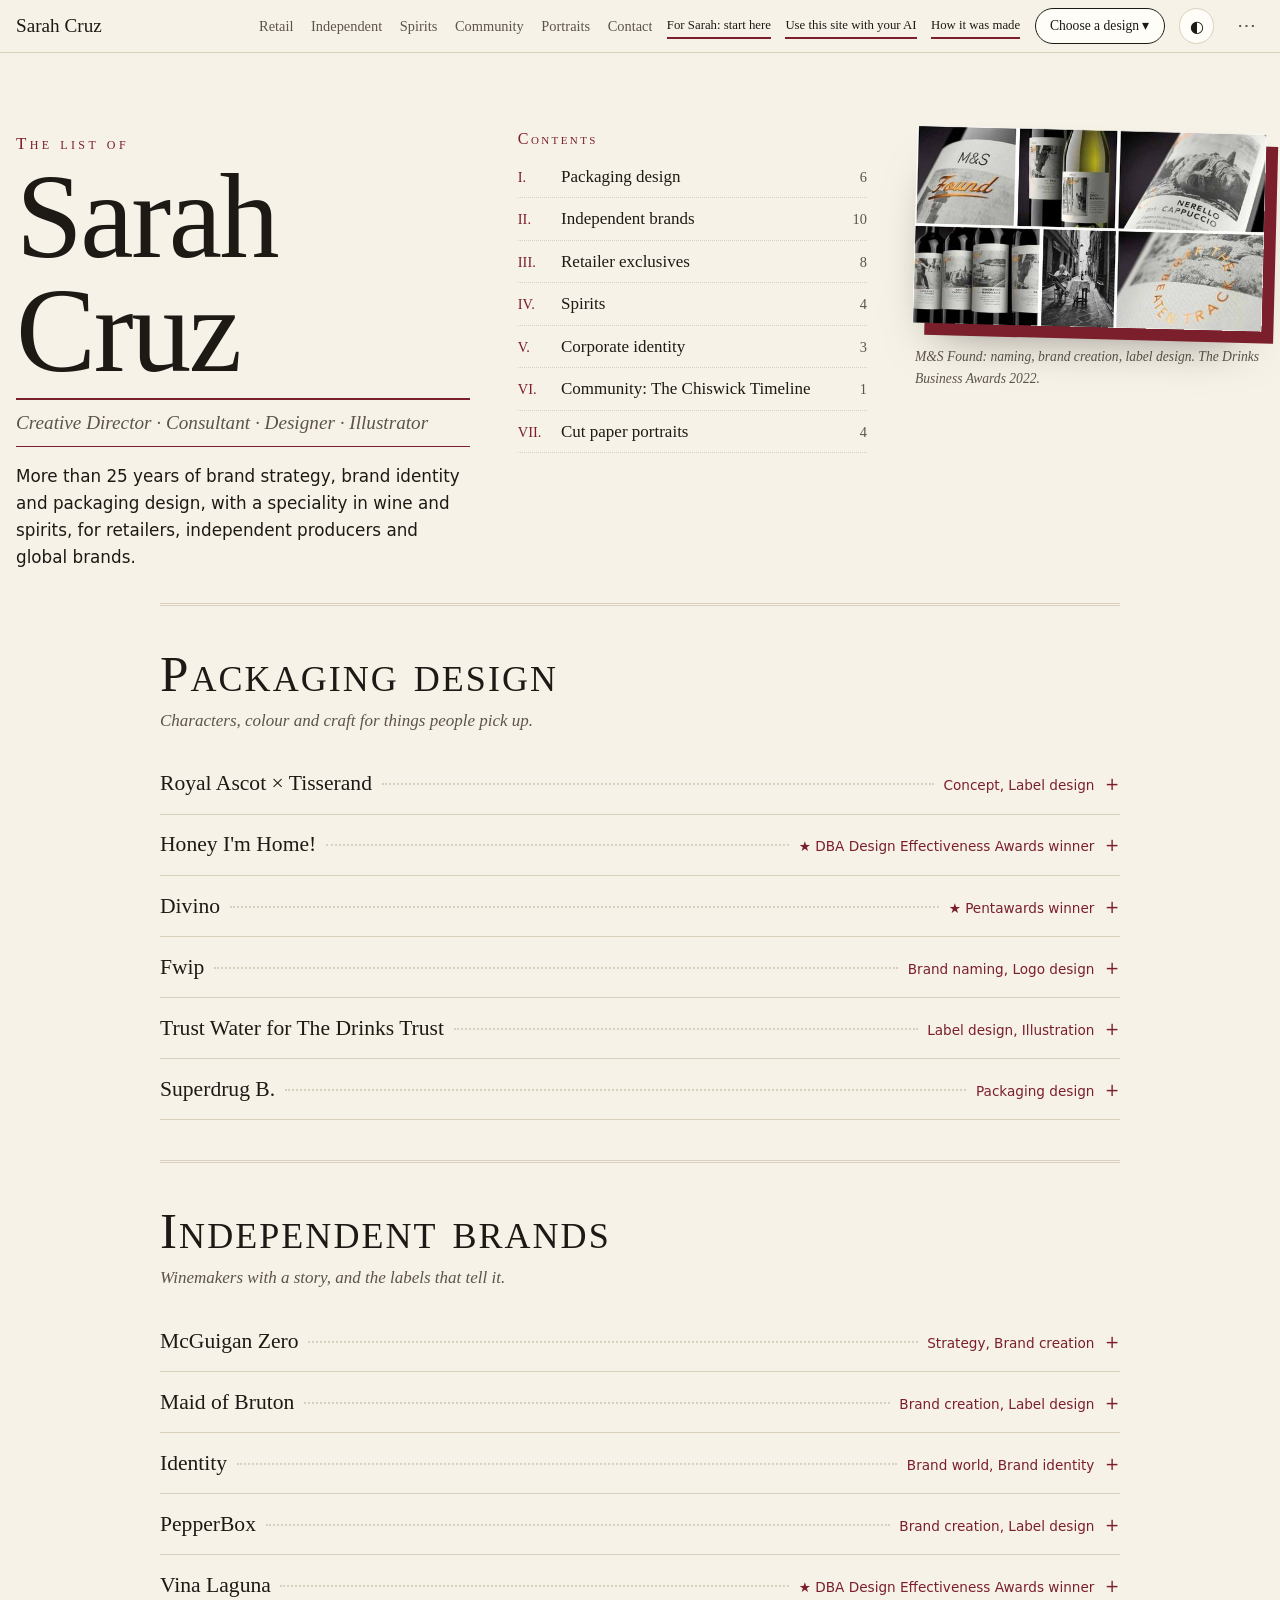
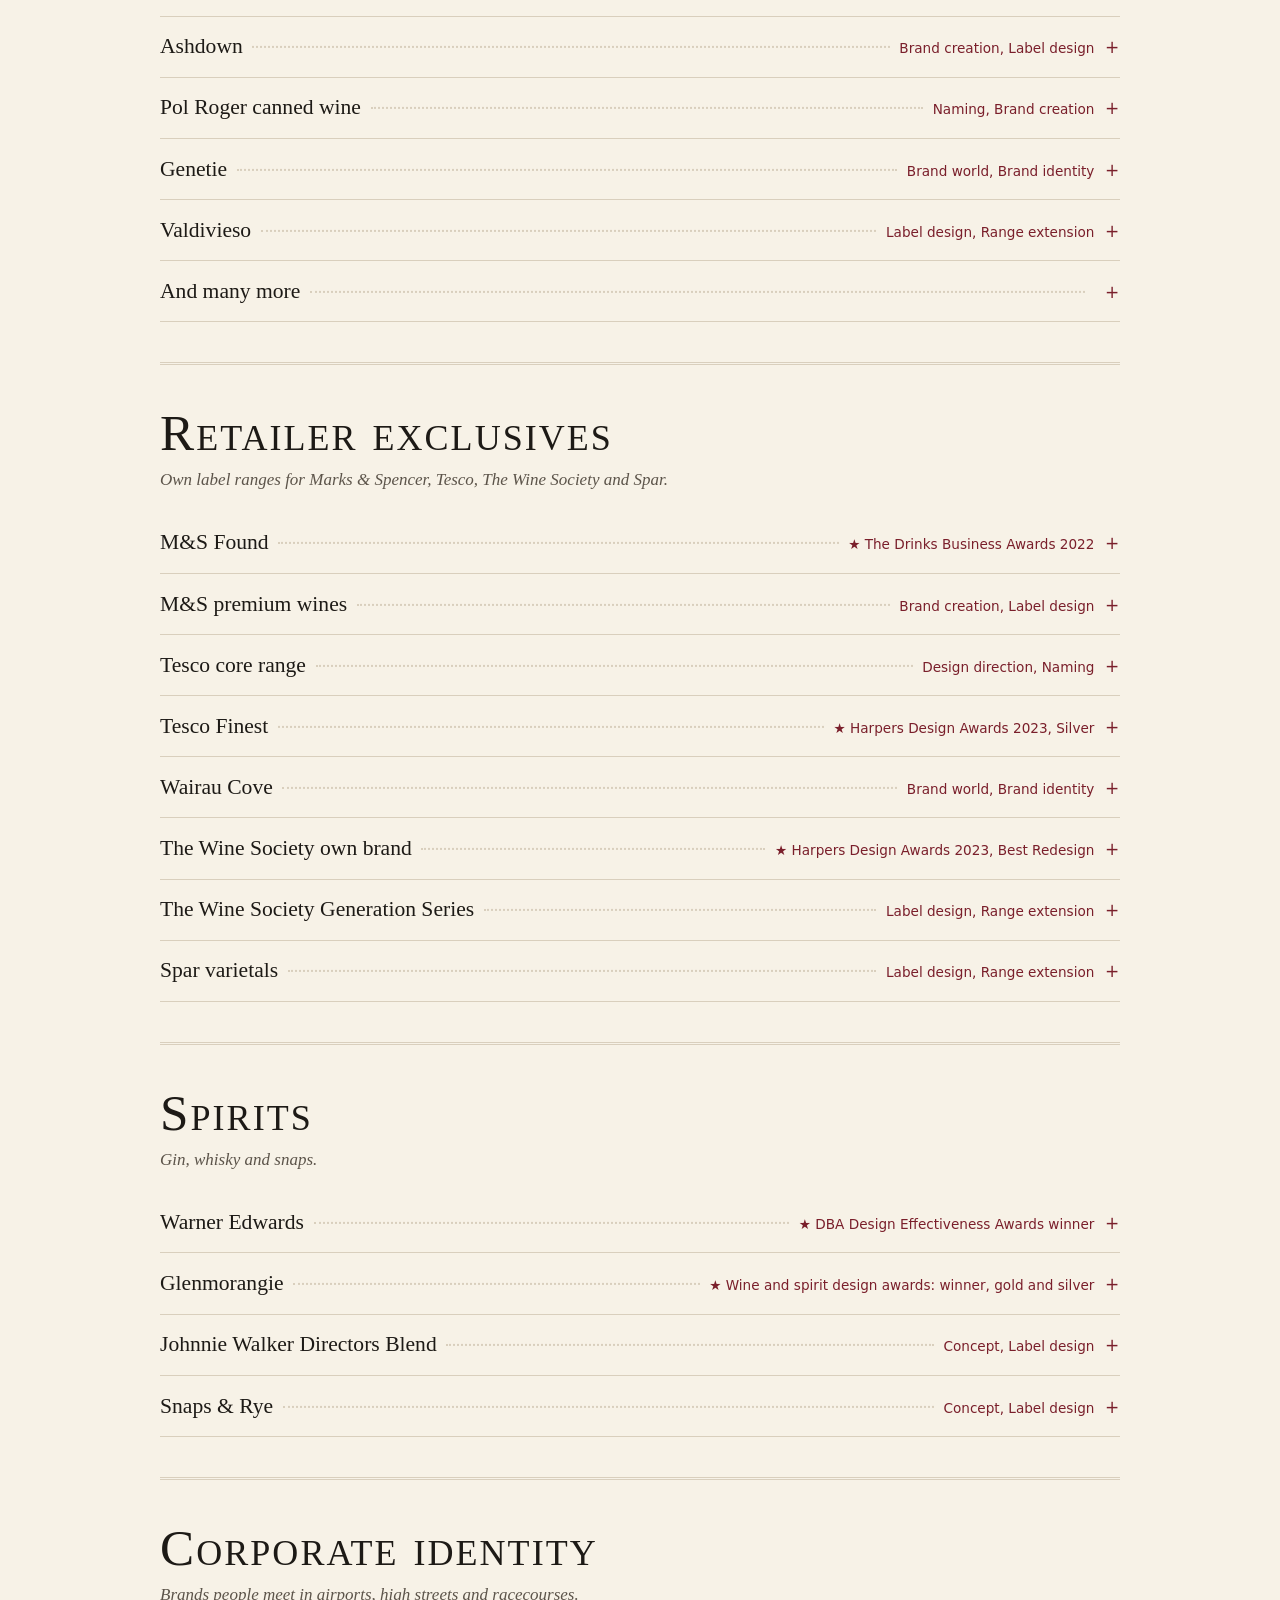
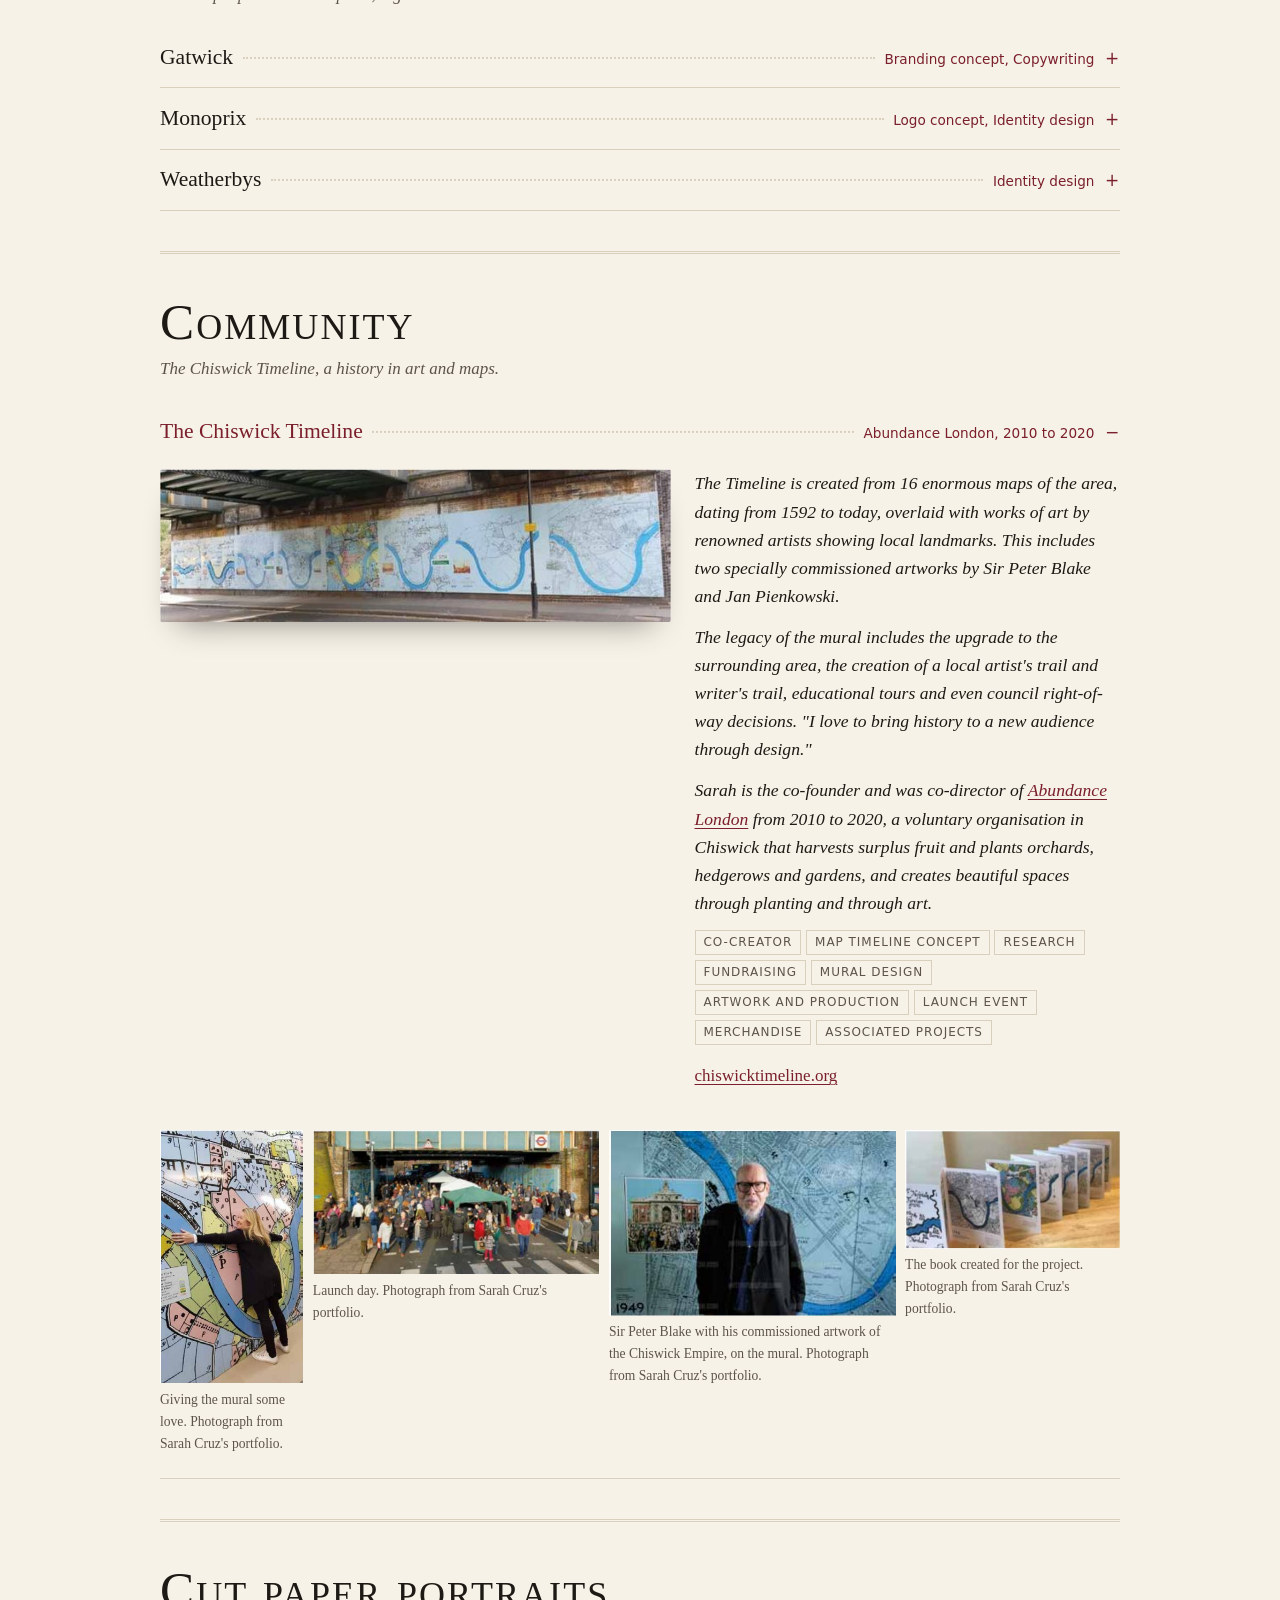
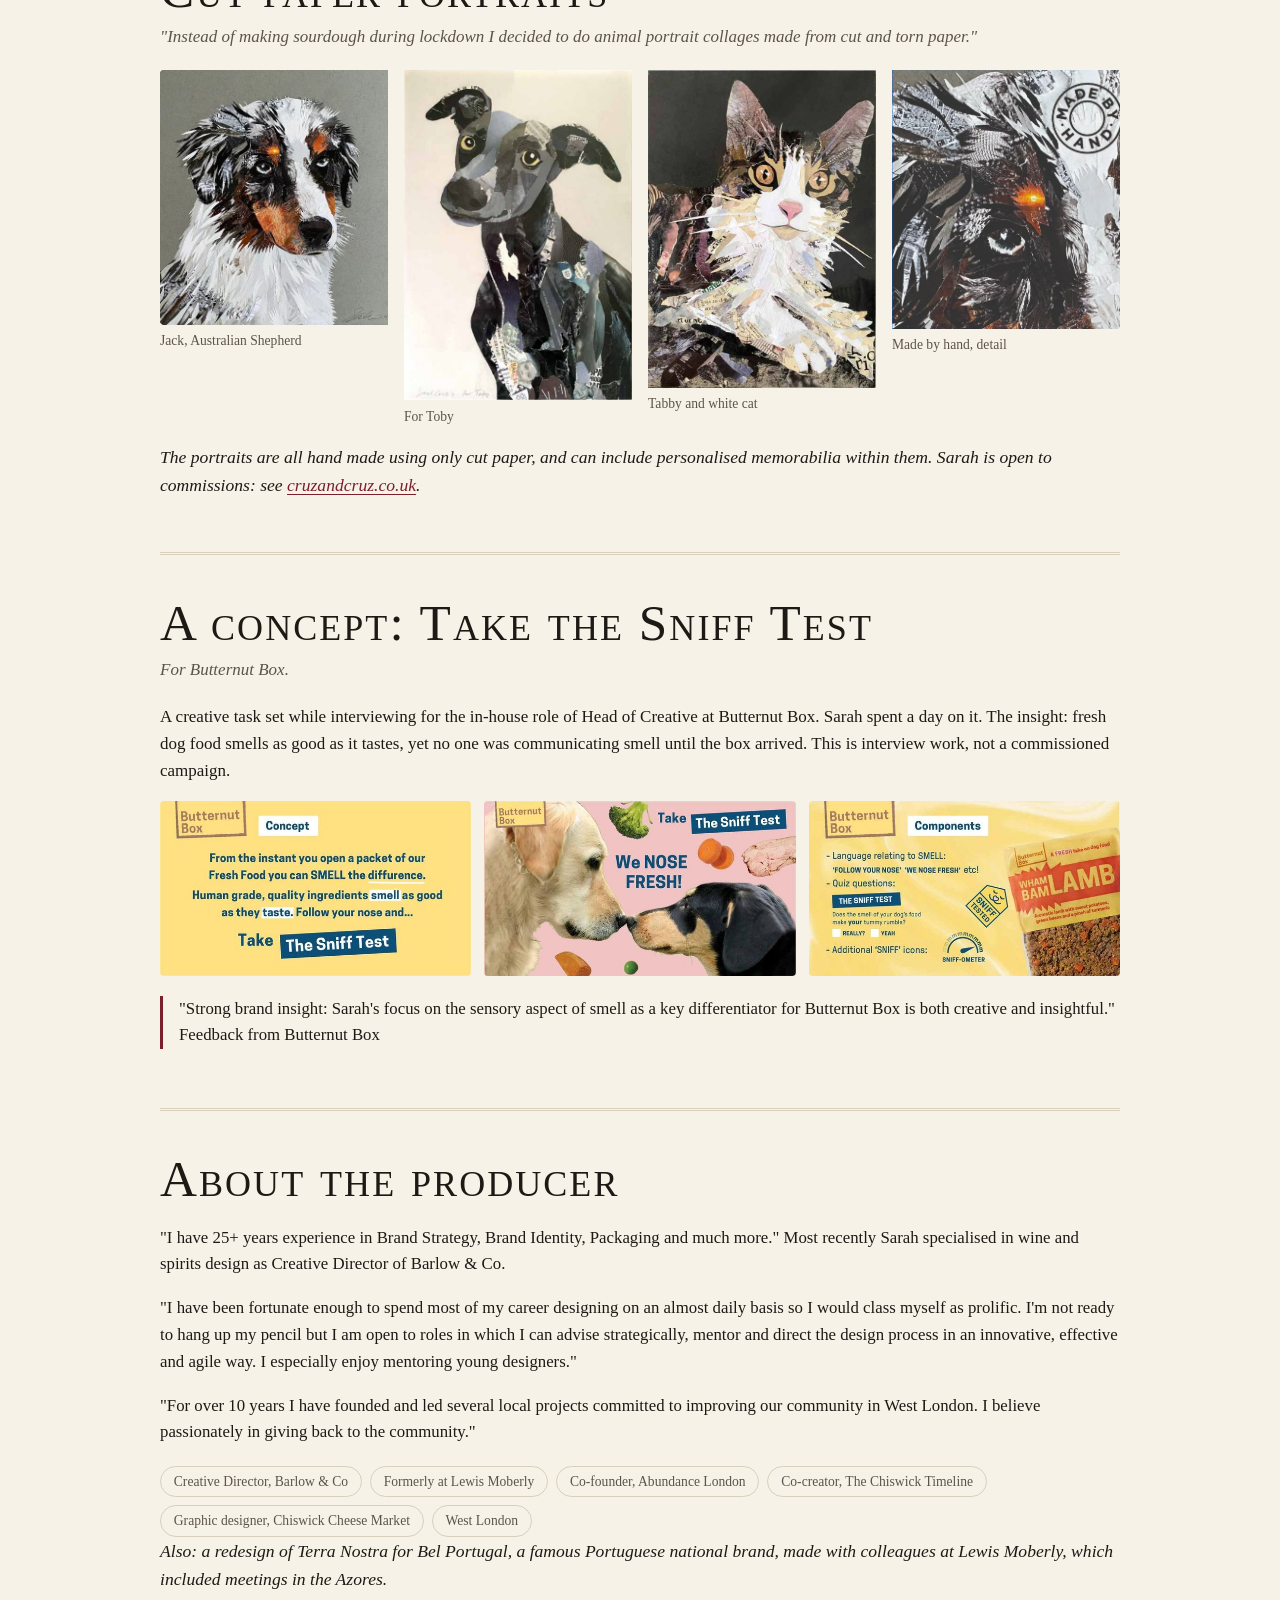
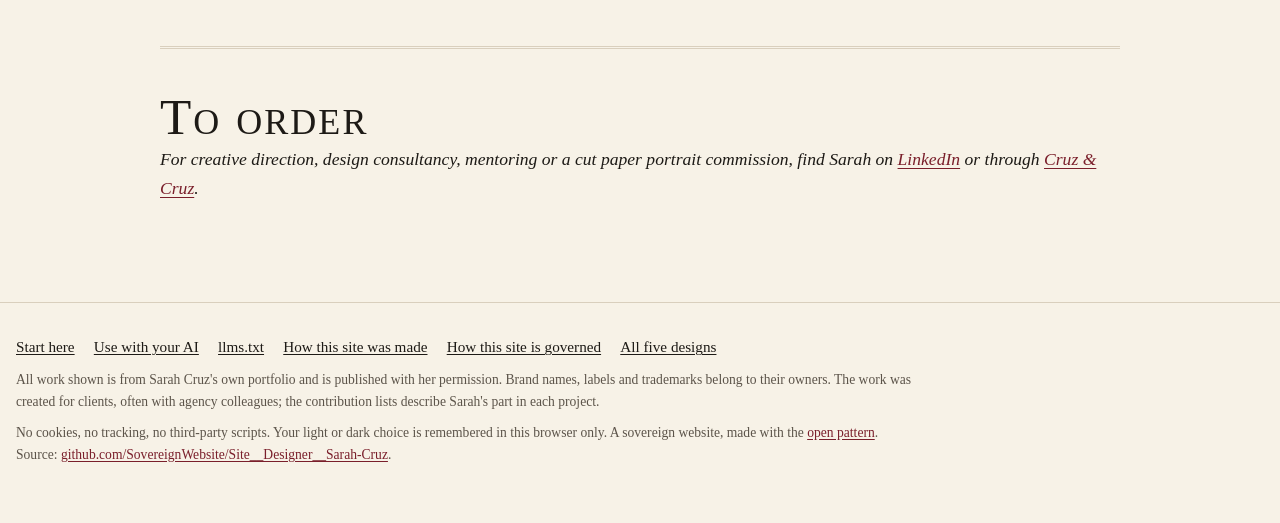
<file: site/designs/1.html>
<!doctype html>
<html lang="en-GB">
<head>
<meta charset="utf-8">
<meta name="viewport" content="width=device-width, initial-scale=1">
<title>Sarah Cruz, Creative Director and Designer</title>
<meta name="description" content="Sarah Cruz: creative director, design consultant, designer and illustrator. 25+ years in brand strategy, identity and packaging, with a speciality in wine and spirits. Co-creator of the Chiswick Timeline. Design: The Wine List.">
<meta name="color-scheme" content="light dark">
<link rel="canonical" href="https://sarah-cruz.designer.sovereignweb.site/designs/1.html">
<meta property="og:type" content="website">
<meta property="og:site_name" content="Sarah Cruz">
<meta property="og:title" content="Sarah Cruz, Creative Director and Designer">
<meta property="og:description" content="Creative Director, design consultant, designer and illustrator. 25+ years of brand strategy, identity and packaging, with a speciality in wine and spirits. Co-creator of the Chiswick Timeline.">
<meta property="og:url" content="https://sarah-cruz.designer.sovereignweb.site/designs/1.html">
<meta property="og:locale" content="en_GB">
<meta property="og:image" content="https://sarah-cruz.designer.sovereignweb.site/assets/share/card-1200x630.jpg">
<meta property="og:image:width" content="1200">
<meta property="og:image:height" content="630">
<meta property="og:image:alt" content="Sarah Cruz, Creative Director and designer, beside her M&amp;S Found wine labels">
<meta name="twitter:card" content="summary_large_image">
<meta name="twitter:title" content="Sarah Cruz, Creative Director and Designer">
<meta name="twitter:description" content="Creative Director, design consultant, designer and illustrator. 25+ years of brand strategy, identity and packaging, with a speciality in wine and spirits. Co-creator of the Chiswick Timeline.">
<meta name="twitter:image" content="https://sarah-cruz.designer.sovereignweb.site/assets/share/card-1200x630.jpg">
<meta name="twitter:image:alt" content="Sarah Cruz, Creative Director and designer, beside her M&amp;S Found wine labels">
<link rel="icon" href="data:image/svg+xml,%3Csvg xmlns='http://www.w3.org/2000/svg' viewBox='0 0 64 64'%3E%3Ccircle cx='32' cy='32' r='30' fill='%23b4432c'/%3E%3Ctext x='32' y='43' font-family='Georgia,serif' font-size='30' text-anchor='middle' fill='%23fff'%3ESC%3C/text%3E%3C/svg%3E">
<link rel="stylesheet" href="../css/common.css">
<link rel="stylesheet" href="../css/d1.css">
</head>
<body class="d1">
<a class="skip" href="#main">Skip to content</a>
<header class="top"><div class="bar"><a class="name" href="#main">Sarah Cruz</a><nav aria-label="Sections"><ul><li><a href="#retail">Retail</a></li><li><a href="#independent">Independent</a></li><li><a href="#spirits">Spirits</a></li><li><a href="#timeline">Community</a></li><li><a href="#portraits">Portraits</a></li><li><a href="#contact">Contact</a></li></ul></nav><a class="hlink" href="../start/">For Sarah: start here</a><a class="hlink" href="../agents/">Use this site with your AI</a><a class="hlink" href="../admin/">How it was made</a><details class="chooser"><summary>Choose a design</summary><div class="cards" role="list"><a class="card" role="listitem" href="../designs/1.html" aria-current="page"><img src="../img/shots/d1.webp" alt="" width="640" height="400" loading="lazy"><strong>1. The Wine List</strong><span>Her work as a merchant&#x27;s list: by region, with tasting notes.</span></a><a class="card" role="listitem" href="../designs/2.html"><img src="../img/shots/d2.webp" alt="" width="640" height="400" loading="lazy"><strong>2. The Shelf</strong><span>Her packs back on a lit shop shelf, each with its ticket.</span></a><a class="card" role="listitem" href="../designs/3.html"><img src="../img/shots/d3.webp" alt="" width="640" height="400" loading="lazy"><strong>3. Front and Back</strong><span>The page as one wine label: the front sells, the back tells.</span></a><a class="card" role="listitem" href="../designs/4.html"><img src="../img/shots/d4.webp" alt="" width="640" height="400" loading="lazy"><strong>4. The Timeline</strong><span>One long strip with a river through it, like the Chiswick mural.</span></a><a class="card" role="listitem" href="../designs/5.html"><img src="../img/shots/d5.webp" alt="" width="640" height="400" loading="lazy"><strong>5. Cut Paper</strong><span>Built in layers like her pet portraits, with the portraits first.</span></a><a class="card all" href="../designs/">All designs, as a list</a></div></details><button class="theme" type="button" aria-label="Switch between light and dark" title="Light or dark. Remembered in this browser only.">&#9680;</button><details class="family-menu"><summary aria-label="Sovereign Website links"><span aria-hidden="true">&#8943;</span></summary><ul>
<li><a href="https://sovereignwebsite.ai/">Sovereign Website</a></li><li><a href="https://sovereignwebsite.org/">Principles</a></li>
<li><a href="https://sovereignwebsite.site/">Hosted</a></li><li><a href="https://hub.sovereignwebsite.site/">Hub</a></li>
<li><a href="https://vault.sovereignwebsite.site/">Vault</a></li><li><a href="https://agenticcells.ai/">AgentiCCells</a></li>
<li><a href="https://riskmandate.ai/">RiskMandate</a></li><li><a href="https://newsroom.sgit.ai/">Newsroom</a></li></ul></details></div><div class="mobile-links"><a href="../start/">For Sarah: start here</a><a href="../agents/">Use with your AI</a><a href="../admin/">How it was made</a></div></header>
<main id="main">

<section class="listhead">
  <div class="mast">
    <p class="house">The list of</p>
    <h1>Sarah Cruz</h1>
    <p class="estate">Creative Director &middot; Consultant &middot; Designer &middot; Illustrator</p>
    <p class="lede">More than 25 years of brand strategy, brand identity and packaging design, with a speciality in wine and spirits, for retailers, independent producers and global brands.</p>
  </div>
  <nav class="contents" aria-label="Contents"><h2>Contents</h2><ol><li><a href="#packaging"><span>Packaging design</span><b>6</b></a></li><li><a href="#independent"><span>Independent brands</span><b>10</b></a></li><li><a href="#retail"><span>Retailer exclusives</span><b>8</b></a></li><li><a href="#spirits"><span>Spirits</span><b>4</b></a></li><li><a href="#identity"><span>Corporate identity</span><b>3</b></a></li><li><a href="#timeline"><span>Community: The Chiswick Timeline</span><b>1</b></a></li><li><a href="#portraits"><span>Cut paper portraits</span><b>4</b></a></li></ol></nav>
  <figure class="label-hero"><img src="../img/ms-found-900.jpg" srcset="../img/ms-found-600.jpg 600w, ../img/ms-found-900.jpg 900w, ../img/ms-found.jpg 1728w" sizes="(max-width:44rem) 100vw, 40vw" alt="M&amp;S Found labels: black and white photographs of places off the beaten track, with a copper script logo" width="1728" height="976" data-full="../img/ms-found.jpg"><figcaption>M&amp;S Found: naming, brand creation, label design. The Drinks Business Awards 2022.</figcaption></figure>
</section>
<div class="list">
<section class="region" id="packaging"><h2>Packaging design</h2><p class="sub">Characters, colour and craft for things people pick up.</p><details class="entry"><summary><span class="nm">Royal Ascot × Tisserand</span><span class="dots" aria-hidden="true"></span><span class="medal">Concept, Label design</span></summary><div class="pour"><figure><img src="../img/ascot-900.jpg" srcset="../img/ascot-600.jpg 600w, ../img/ascot-900.jpg 900w, ../img/ascot.jpg 1769w" sizes="(max-width:44rem) 100vw, 45vw" alt="Royal Ascot bath and body range by Tisserand in navy boxes banded with blurred rainbow racing-silk stripes" width="1769" height="489" loading="lazy" data-full="../img/ascot.jpg"></figure><div><p class="tasting">Limited edition range for Royal Ascot inspired by the colourful racing silks as the horses flash by.</p><ul class="notes"><li>Concept</li><li>Label design</li><li>Illustration</li></ul></div></div></details><details class="entry"><summary><span class="nm">Honey I&#x27;m Home!</span><span class="dots" aria-hidden="true"></span><span class="medal">&#9733; DBA Design Effectiveness Awards winner</span></summary><div class="pour"><figure><img src="../img/honey-900.jpg" srcset="../img/honey-600.jpg 600w, ../img/honey-900.jpg 900w, ../img/honey.jpg 1769w" sizes="(max-width:44rem) 100vw, 45vw" alt="Sketches of a scruffy cartoon dog beside Honey I&#x27;m Home dog treat packs in blue and honeycomb yellow" width="1769" height="599" loading="lazy" data-full="../img/honey.jpg"></figure><div><p class="tasting">Celebrating our love of dogs by bringing Honey the Dog to life.</p><ul class="notes"><li>Packaging design</li><li>Character creation</li><li>Illustration</li></ul></div></div></details><details class="entry"><summary><span class="nm">Divino</span><span class="dots" aria-hidden="true"></span><span class="medal">&#9733; Pentawards winner</span></summary><div class="pour"><figure><img src="../img/divino-900.jpg" srcset="../img/divino-600.jpg 600w, ../img/divino-900.jpg 900w, ../img/divino.jpg 1684w" sizes="(max-width:44rem) 100vw, 45vw" alt="Divino gelato packs with fruit set between pairs of lips, and the lips icon on green" width="1684" height="584" loading="lazy" data-full="../img/divino.jpg"></figure><div><p class="tasting">Divinely different Italian gelato dessert comes to the UK.</p><ul class="notes"><li>Packaging design</li><li>Icon design</li></ul></div></div></details><details class="entry"><summary><span class="nm">Fwip</span><span class="dots" aria-hidden="true"></span><span class="medal">Brand naming, Logo design</span></summary><div class="pour"><figure><img src="../img/fwip-900.jpg" srcset="../img/fwip-600.jpg 600w, ../img/fwip-900.jpg 900w, ../img/fwip.jpg 1710w" sizes="(max-width:44rem) 100vw, 45vw" alt="Fwip ice cream tubs in teal stripes, a tray of three flavours, and the Fwip machine" width="1710" height="568" loading="lazy" data-full="../img/fwip.jpg"></figure><div><p class="tasting">Bringing to life a new brand of mini ice cream parlour machines.</p><ul class="notes"><li>Brand naming</li><li>Logo design</li><li>Brand identity</li><li>Packaging</li></ul></div></div></details><details class="entry"><summary><span class="nm">Trust Water for The Drinks Trust</span><span class="dots" aria-hidden="true"></span><span class="medal">Label design, Illustration</span></summary><div class="pour"><figure><img src="../img/trust-water-900.jpg" srcset="../img/trust-water-600.jpg 600w, ../img/trust-water-900.jpg 900w, ../img/trust-water.jpg 1556w" sizes="(max-width:44rem) 100vw, 45vw" alt="Black and white aluminium Trust Water bottles with a ripple pattern and the line Create positive ripples" width="1556" height="569" loading="lazy" data-full="../img/trust-water.jpg"></figure><div><p class="tasting">The Drinks Trust is a charity dedicated to the drinks and hospitality workforce. Our water brand supported their work.</p><ul class="notes"><li>Label design</li><li>Illustration</li></ul></div></div></details><details class="entry"><summary><span class="nm">Superdrug B.</span><span class="dots" aria-hidden="true"></span><span class="medal">Packaging design</span></summary><div class="pour"><figure><img src="../img/b-superdrug-900.jpg" srcset="../img/b-superdrug-600.jpg 600w, ../img/b-superdrug-900.jpg 900w, ../img/b-superdrug.jpg 1712w" sizes="(max-width:44rem) 100vw, 45vw" alt="Superdrug B. cosmetics in black packaging arranged in a starburst" width="1712" height="560" loading="lazy" data-full="../img/b-superdrug.jpg"></figure><div><p class="tasting">Re-styling Superdrug&#x27;s range of cosmetics.</p><ul class="notes"><li>Packaging design</li></ul></div></div></details></section><section class="region" id="independent"><h2>Independent brands</h2><p class="sub">Winemakers with a story, and the labels that tell it.</p><details class="entry"><summary><span class="nm">McGuigan Zero</span><span class="dots" aria-hidden="true"></span><span class="medal">Strategy, Brand creation</span></summary><div class="pour"><figure><img src="../img/mcguigan-zero-900.jpg" srcset="../img/mcguigan-zero-600.jpg 600w, ../img/mcguigan-zero-900.jpg 900w, ../img/mcguigan-zero.jpg 1692w" sizes="(max-width:44rem) 100vw, 45vw" alt="McGuigan Zero alcohol free wine labels with a large faint 00 behind the signature" width="1692" height="540" loading="lazy" data-full="../img/mcguigan-zero.jpg"></figure><div><p class="tasting">Proudly introducing innovation to the UK. Now the UK&#x27;s number 1 alcohol free wine.</p><ul class="notes"><li>Strategy</li><li>Brand creation</li><li>Label design</li><li>Range extension</li></ul></div></div></details><details class="entry"><summary><span class="nm">Maid of Bruton</span><span class="dots" aria-hidden="true"></span><span class="medal">Brand creation, Label design</span></summary><div class="pour"><figure><img src="../img/maid-of-bruton-900.jpg" srcset="../img/maid-of-bruton-600.jpg 600w, ../img/maid-of-bruton-900.jpg 900w, ../img/maid-of-bruton.jpg 1800w" sizes="(max-width:44rem) 100vw, 45vw" alt="Maid of Bruton Bacchus bottles with a green line drawing of a medieval maid treading grapes, among limes" width="1800" height="586" loading="lazy" data-full="../img/maid-of-bruton.jpg"></figure><div><p class="tasting">Medieval Bruton, Somerset made new. By Durslade Vineyard and the people behind the art world of Hauser &amp; Wirth. Created at Barlow &amp; Co for the very first wine from Durslade Farm Vineyard. The vineyard sits on the site of an ancient Roman vine terrace where a Roman coin was found, inscribed with a woman holding a cornucopia of grapes. The label is a medieval interpretation of that maid, treading and eating grapes with a mischievous look in her eye.</p><ul class="notes"><li>Brand creation</li><li>Label design</li><li>Illustration</li></ul></div></div></details><details class="entry"><summary><span class="nm">Identity</span><span class="dots" aria-hidden="true"></span><span class="medal">Brand world, Brand identity</span></summary><div class="pour"><figure><img src="../img/identity-900.jpg" srcset="../img/identity-600.jpg 600w, ../img/identity-900.jpg 900w, ../img/identity.jpg 1694w" sizes="(max-width:44rem) 100vw, 45vw" alt="Identity wine labels with a busy illustrated South African landscape, and an owl from the augmented reality animation" width="1694" height="550" loading="lazy" data-full="../img/identity.jpg"></figure><div><p class="tasting">Bringing to life the embodiment of a South African winery through illustration and augmented reality.</p><ul class="notes"><li>Brand world</li><li>Brand identity</li><li>Label design</li><li>Illustration</li></ul></div></div></details><details class="entry"><summary><span class="nm">PepperBox</span><span class="dots" aria-hidden="true"></span><span class="medal">Brand creation, Label design</span></summary><div class="pour"><figure><img src="../img/pepperbox-900.jpg" srcset="../img/pepperbox-600.jpg 600w, ../img/pepperbox-900.jpg 900w, ../img/pepperbox.jpg 1690w" sizes="(max-width:44rem) 100vw, 45vw" alt="PepperBox Shiraz with an embossed pepper grinder seal, and peppercorns spilling from a spoon" width="1690" height="566" loading="lazy" data-full="../img/pepperbox.jpg"></figure><div><p class="tasting">Creating a brand that is all about being the perfect partner for great food.</p><ul class="notes"><li>Brand creation</li><li>Label design</li><li>Illustration</li></ul></div></div></details><details class="entry"><summary><span class="nm">Vina Laguna</span><span class="dots" aria-hidden="true"></span><span class="medal">&#9733; DBA Design Effectiveness Awards winner</span></summary><div class="pour"><figure><img src="../img/vina-laguna-900.jpg" srcset="../img/vina-laguna-600.jpg 600w, ../img/vina-laguna-900.jpg 900w, ../img/vina-laguna.jpg 1180w" sizes="(max-width:44rem) 100vw, 45vw" alt="Vina Laguna Croatian wine bottles with silver and gold angel illustrations" width="1180" height="900" loading="lazy" data-full="../img/vina-laguna.jpg"></figure><div><p class="tasting">Successfully bringing Croatian wine to the UK with great style and storytelling.</p><ul class="notes"><li>Brand creation</li><li>Label design</li><li>Illustration</li><li>Tiering</li></ul></div></div></details><details class="entry"><summary><span class="nm">Ashdown</span><span class="dots" aria-hidden="true"></span><span class="medal">Brand creation, Label design</span></summary><div class="pour"><figure><img src="../img/ashdown-900.jpg" srcset="../img/ashdown-600.jpg 600w, ../img/ashdown-900.jpg 900w, ../img/ashdown.jpg 1684w" sizes="(max-width:44rem) 100vw, 45vw" alt="Ashdown English wine bottles in autumn leaves, each label framed by a wreath of branches" width="1684" height="644" loading="lazy" data-full="../img/ashdown.jpg"></figure><div><p class="tasting">Showing the world the beauty of English winemaking next to the Ashdown Forest.</p><ul class="notes"><li>Brand creation</li><li>Label design</li><li>Illustration</li></ul></div></div></details><details class="entry"><summary><span class="nm">Pol Roger canned wine</span><span class="dots" aria-hidden="true"></span><span class="medal">Naming, Brand creation</span></summary><div class="pour"><figure><img src="../img/pol-roger-igo-900.jpg" srcset="../img/pol-roger-igo-600.jpg 600w, ../img/pol-roger-igo-900.jpg 900w, ../img/pol-roger-igo.jpg 1676w" sizes="(max-width:44rem) 100vw, 45vw" alt="Pink and grey Organic Rose cans with a handwritten signature, on a pink background" width="1676" height="552" loading="lazy" data-full="../img/pol-roger-igo.jpg"></figure><div><p class="tasting">Champagne house Pol Roger makes a bold venture into UK canned wines.</p><ul class="notes"><li>Naming</li><li>Brand creation</li><li>Packaging design</li></ul></div></div></details><details class="entry"><summary><span class="nm">Genetie</span><span class="dots" aria-hidden="true"></span><span class="medal">Brand world, Brand identity</span></summary><div class="pour"><figure><img src="../img/genetie-900.jpg" srcset="../img/genetie-600.jpg 600w, ../img/genetie-900.jpg 900w, ../img/genetie.jpg 1800w" sizes="(max-width:44rem) 100vw, 45vw" alt="Genetie Burgundy: carved stone lettering, a hanging wooden sign with a half red moon, and the finished label" width="1800" height="452" loading="lazy" data-full="../img/genetie.jpg"></figure><div><p class="tasting">Blending history and modernity in Burgundy.</p><ul class="notes"><li>Brand world</li><li>Brand identity</li><li>Label design</li><li>Illustration</li></ul></div></div></details><details class="entry"><summary><span class="nm">Valdivieso</span><span class="dots" aria-hidden="true"></span><span class="medal">Label design, Range extension</span></summary><div class="pour"><figure><img src="../img/valdivieso-900.jpg" srcset="../img/valdivieso-600.jpg 600w, ../img/valdivieso-900.jpg 900w, ../img/valdivieso.jpg 1800w" sizes="(max-width:44rem) 100vw, 45vw" alt="Valdivieso Chardonnay label with a vine engraving, the V crest, and dark premium bottles" width="1800" height="584" loading="lazy" data-full="../img/valdivieso.jpg"></figure><div><p class="tasting">Historic Chilean wine brand gets a refresh.</p><ul class="notes"><li>Label design</li><li>Range extension</li><li>Tiering</li></ul></div></div></details><details class="entry"><summary><span class="nm">And many more</span><span class="dots" aria-hidden="true"></span><span class="medal"></span></summary><div class="pour"><figure><img src="../img/labels-900.jpg" srcset="../img/labels-600.jpg 600w, ../img/labels-900.jpg 900w, ../img/labels.jpg 1800w" sizes="(max-width:44rem) 100vw, 45vw" alt="A grid of fifteen wine labels including Love Struck, Mantlepiece, Comuna, Ruchette Doree, Mind Maze, Ancora, Elegance, Ixia, Chablis, Picpoul de Pinet and Balliamo" width="1800" height="1074" loading="lazy" data-full="../img/labels.jpg"></figure><div><p class="tasting">Here are some other lovely wine labels I have had the pleasure and privilege to design.</p><ul class="notes"></ul></div></div></details></section><section class="region" id="retail"><h2>Retailer exclusives</h2><p class="sub">Own label ranges for Marks &amp; Spencer, Tesco, The Wine Society and Spar.</p><details class="entry"><summary><span class="nm">M&amp;S Found</span><span class="dots" aria-hidden="true"></span><span class="medal">&#9733; The Drinks Business Awards 2022</span></summary><div class="pour"><figure><img src="../img/ms-found-900.jpg" srcset="../img/ms-found-600.jpg 600w, ../img/ms-found-900.jpg 900w, ../img/ms-found.jpg 1728w" sizes="(max-width:44rem) 100vw, 45vw" alt="M&amp;S Found labels: black and white photographs of places off the beaten track, with a copper script logo" width="1728" height="976" loading="lazy" data-full="../img/ms-found.jpg"></figure><div><p class="tasting">The M&amp;S Found range set the stage for the idea and look of wine discovery ranges in retail.</p><ul class="notes"><li>Naming</li><li>Brand creation</li><li>Label design</li><li>Range extension</li></ul></div></div></details><details class="entry"><summary><span class="nm">M&amp;S premium wines</span><span class="dots" aria-hidden="true"></span><span class="medal">Brand creation, Label design</span></summary><div class="pour"><figure><img src="../img/ms-premium-900.jpg" srcset="../img/ms-premium-600.jpg 600w, ../img/ms-premium-900.jpg 900w, ../img/ms-premium.jpg 1800w" sizes="(max-width:44rem) 100vw, 45vw" alt="M&amp;S premium wines: Nellaluna with a cherub on a crescent moon, Passerina with orange blossom, Cava, Myrtia and Poggio Tosco Chianti" width="1800" height="939" loading="lazy" data-full="../img/ms-premium.jpg"></figure><div><p class="tasting">M&amp;S upping the game in its premium wine offering.</p><ul class="notes"><li>Brand creation</li><li>Label design</li></ul></div></div></details><details class="entry"><summary><span class="nm">Tesco core range</span><span class="dots" aria-hidden="true"></span><span class="medal">Design direction, Naming</span></summary><div class="pour"><figure><img src="../img/tesco-core-900.jpg" srcset="../img/tesco-core-600.jpg 600w, ../img/tesco-core-900.jpg 900w, ../img/tesco-core.jpg 1797w" sizes="(max-width:44rem) 100vw, 45vw" alt="A line of more than twenty Tesco core range wine bottles with new labels" width="1797" height="484" loading="lazy" data-full="../img/tesco-core.jpg"></figure><div><p class="tasting">Redeveloping Tesco&#x27;s core range of wines. Creating their new look and brand identities.</p><ul class="notes"><li>Design direction</li><li>Naming</li><li>Label design of many wines</li></ul></div></div></details><details class="entry"><summary><span class="nm">Tesco Finest</span><span class="dots" aria-hidden="true"></span><span class="medal">&#9733; Harpers Design Awards 2023, Silver</span></summary><div class="pour"><figure><img src="../img/tesco-finest-900.jpg" srcset="../img/tesco-finest-600.jpg 600w, ../img/tesco-finest-900.jpg 900w, ../img/tesco-finest.jpg 1670w" sizes="(max-width:44rem) 100vw, 45vw" alt="Tesco Finest Chianti Classico Riserva, Sancerre and Albarino labels" width="1670" height="552" loading="lazy" data-full="../img/tesco-finest.jpg"></figure><div><p class="tasting">Tesco Finest range of 80+ wines. Telling stories of place and producer.</p><ul class="notes"><li>Design direction</li><li>Brand identity</li><li>Label design of many wines</li></ul></div></div></details><details class="entry"><summary><span class="nm">Wairau Cove</span><span class="dots" aria-hidden="true"></span><span class="medal">Brand world, Brand identity</span></summary><div class="pour"><figure><img src="../img/wairau-cove-900.jpg" srcset="../img/wairau-cove-600.jpg 600w, ../img/wairau-cove-900.jpg 900w, ../img/wairau-cove.jpg 1674w" sizes="(max-width:44rem) 100vw, 45vw" alt="Wairau Cove New Zealand wines with a small bird logo, beside a glass of white wine" width="1674" height="546" loading="lazy" data-full="../img/wairau-cove.jpg"></figure><div><p class="tasting">A new look for one of Tesco&#x27;s most popular wine brands.</p><ul class="notes"><li>Brand world</li><li>Brand identity</li><li>Label design</li></ul></div></div></details><details class="entry"><summary><span class="nm">The Wine Society own brand</span><span class="dots" aria-hidden="true"></span><span class="medal">&#9733; Harpers Design Awards 2023, Best Redesign</span></summary><div class="pour"><figure><img src="../img/wine-society-900.jpg" srcset="../img/wine-society-600.jpg 600w, ../img/wine-society-900.jpg 900w, ../img/wine-society.jpg 1746w" sizes="(max-width:44rem) 100vw, 45vw" alt="The Wine Society&#x27;s own brand bottles with fine engraved illustrations of figures and a fish" width="1746" height="568" loading="lazy" data-full="../img/wine-society.jpg"></figure><div><p class="tasting">Refreshing the Wine Society&#x27;s own brand range.</p><ul class="notes"><li>Label design</li><li>Range extension</li></ul></div></div></details><details class="entry"><summary><span class="nm">The Wine Society Generation Series</span><span class="dots" aria-hidden="true"></span><span class="medal">Label design, Range extension</span></summary><div class="pour"><figure><img src="../img/generation-series-900.jpg" srcset="../img/generation-series-600.jpg 600w, ../img/generation-series-900.jpg 900w, ../img/generation-series.jpg 1746w" sizes="(max-width:44rem) 100vw, 45vw" alt="The Wine Society Generation Series: collage labels of Victorian figures, a penny farthing and vines" width="1746" height="568" loading="lazy" data-full="../img/generation-series.jpg"></figure><div><p class="tasting">Creating the Generation Series using a &#x27;Vineline&#x27; to depict The Wine Society&#x27;s 150-year history.</p><ul class="notes"><li>Label design</li><li>Range extension</li><li>Collage illustration</li></ul></div></div></details><details class="entry"><summary><span class="nm">Spar varietals</span><span class="dots" aria-hidden="true"></span><span class="medal">Label design, Range extension</span></summary><div class="pour"><figure><img src="../img/spar-900.jpg" srcset="../img/spar-600.jpg 600w, ../img/spar-900.jpg 900w, ../img/spar.jpg 1754w" sizes="(max-width:44rem) 100vw, 45vw" alt="Spar varietal wines with big letterpress initials such as S, PN, M and SB, among wooden type" width="1754" height="562" loading="lazy" data-full="../img/spar.jpg"></figure><div><p class="tasting">Spar&#x27;s varietal range takes inspiration from letterpress type.</p><ul class="notes"><li>Label design</li><li>Range extension</li></ul></div></div></details></section><section class="region" id="spirits"><h2>Spirits</h2><p class="sub">Gin, whisky and snaps.</p><details class="entry"><summary><span class="nm">Warner Edwards</span><span class="dots" aria-hidden="true"></span><span class="medal">&#9733; DBA Design Effectiveness Awards winner</span></summary><div class="pour"><figure><img src="../img/warner-edwards-900.jpg" srcset="../img/warner-edwards-600.jpg 600w, ../img/warner-edwards-900.jpg 900w, ../img/warner-edwards.jpg 1719w" sizes="(max-width:44rem) 100vw, 45vw" alt="Warner Edwards gin bottles in pink, pale green, deep blue and plum, with the gold griffin logo" width="1719" height="773" loading="lazy" data-full="../img/warner-edwards.jpg"></figure><div><p class="tasting">Rebranding of Warner Edwards led to triple digit growth.</p><ul class="notes"><li>Brand strategy</li><li>Label design</li><li>Structure</li><li>Range extension</li></ul></div></div></details><details class="entry"><summary><span class="nm">Glenmorangie</span><span class="dots" aria-hidden="true"></span><span class="medal">&#9733; Wine and spirit design awards: winner, gold and silver</span></summary><div class="pour"><figure><img src="../img/glenmorangie-900.jpg" srcset="../img/glenmorangie-600.jpg 600w, ../img/glenmorangie-900.jpg 900w, ../img/glenmorangie.jpg 1798w" sizes="(max-width:44rem) 100vw, 45vw" alt="Glenmorangie bottles, a carved Celtic knotwork panel, and The Original bottle and box in gold" width="1798" height="790" loading="lazy" data-full="../img/glenmorangie.jpg"></figure><div><p class="tasting">Radical repositioning of a niche scotch whisky into an LVMH luxury brand.</p><ul class="notes"><li>Brand strategy</li><li>Icon creation</li><li>Label design</li><li>Range extension</li></ul></div></div></details><details class="entry"><summary><span class="nm">Johnnie Walker Directors Blend</span><span class="dots" aria-hidden="true"></span><span class="medal">Concept, Label design</span></summary><div class="pour"><figure><img src="../img/johnnie-walker-900.jpg" srcset="../img/johnnie-walker-600.jpg 600w, ../img/johnnie-walker-900.jpg 900w, ../img/johnnie-walker.jpg 1764w" sizes="(max-width:44rem) 100vw, 45vw" alt="Johnnie Walker Directors Blend bottles with screenprinted labels of the striding man in purple, blue and red" width="1764" height="762" loading="lazy" data-full="../img/johnnie-walker.jpg"></figure><div><p class="tasting">Limited edition numbered screenprints for Johnnie Walker&#x27;s exclusive Directors Blend.</p><ul class="notes"><li>Concept</li><li>Label design</li><li>Illustration</li><li>Range extension</li></ul></div></div></details><details class="entry"><summary><span class="nm">Snaps &amp; Rye</span><span class="dots" aria-hidden="true"></span><span class="medal">Concept, Label design</span></summary><div class="pour"><figure><img src="../img/snaps-rye-900.jpg" srcset="../img/snaps-rye-600.jpg 600w, ../img/snaps-rye-900.jpg 900w, ../img/snaps-rye.jpg 1580w" sizes="(max-width:44rem) 100vw, 45vw" alt="Snaps and Rye bottles, one with a papercut label of a snowy village on orange" width="1580" height="708" loading="lazy" data-full="../img/snaps-rye.jpg"></figure><div><p class="tasting">Snaps &amp; Rye introduce interesting flavoured snaps liqueur to the UK.</p><ul class="notes"><li>Concept</li><li>Label design</li></ul></div></div></details></section><section class="region" id="identity"><h2>Corporate identity</h2><p class="sub">Brands people meet in airports, high streets and racecourses.</p><details class="entry"><summary><span class="nm">Gatwick</span><span class="dots" aria-hidden="true"></span><span class="medal">Branding concept, Copywriting</span></summary><div class="pour"><figure><img src="../img/gatwick-900.jpg" srcset="../img/gatwick-600.jpg 600w, ../img/gatwick-900.jpg 900w, ../img/gatwick.jpg 1672w" sizes="(max-width:44rem) 100vw, 45vw" alt="Gatwick script logo with the line Your London Airport, on a shopping bag, a security tray reading Nice shoes, and a wall reading A warm welcome" width="1672" height="587" loading="lazy" data-full="../img/gatwick.jpg"></figure><div><p class="tasting">Engaging narrative and informal logo was designed to connect to passengers on a personal level.</p><ul class="notes"><li>Branding concept</li><li>Copywriting</li><li>Identity design</li></ul></div></div></details><details class="entry"><summary><span class="nm">Monoprix</span><span class="dots" aria-hidden="true"></span><span class="medal">Logo concept, Identity design</span></summary><div class="pour"><figure><img src="../img/monoprix-900.jpg" srcset="../img/monoprix-600.jpg 600w, ../img/monoprix-900.jpg 900w, ../img/monoprix.jpg 1800w" sizes="(max-width:44rem) 100vw, 45vw" alt="Monoprix and Monop&#x27; shopfronts with the red speech mark icon and a bubble saying bonjour" width="1800" height="481" loading="lazy" data-full="../img/monoprix.jpg"></figure><div><p class="tasting">Beloved French retailer gets a refresh and a new engaging icon.</p><ul class="notes"><li>Logo concept</li><li>Identity design</li></ul></div></div></details><details class="entry"><summary><span class="nm">Weatherbys</span><span class="dots" aria-hidden="true"></span><span class="medal">Identity design</span></summary><div class="pour"><figure><img src="../img/weatherbys-900.jpg" srcset="../img/weatherbys-600.jpg 600w, ../img/weatherbys-900.jpg 900w, ../img/weatherbys.jpg 1724w" sizes="(max-width:44rem) 100vw, 45vw" alt="Weatherbys logo development from a Stubbs painting through concepts to the final green tree mark" width="1724" height="380" loading="lazy" data-full="../img/weatherbys.jpg"></figure><div><p class="tasting">Redesigning a 250 year old company at the heart of British horse racing. The previous logo was based on a Stubbs oil painting.</p><ul class="notes"><li>Identity design</li></ul></div></div></details></section>
<section class="region" id="timeline"><h2>Community</h2><p class="sub">The Chiswick Timeline, a history in art and maps.</p><details class="entry" open><summary><span class="nm">The Chiswick Timeline</span><span class="dots" aria-hidden="true"></span><span class="medal">Abundance London, 2010 to 2020</span></summary><div class="pour"><figure><img src="../img/timeline-mural-900.jpg" srcset="../img/timeline-mural-600.jpg 600w, ../img/timeline-mural-900.jpg 900w, ../img/timeline-mural.jpg 1458w" sizes="(max-width:44rem) 100vw, 45vw" alt="The full length of the Chiswick Timeline mural under a railway bridge, with the blue river Thames winding across every map" width="1458" height="436" loading="lazy" data-full="../img/timeline-mural.jpg"></figure><div><p class=tasting>The Timeline is created from 16 enormous maps of the area, dating from 1592 to today, overlaid with works of art by renowned artists showing local landmarks. This includes two specially commissioned artworks by Sir Peter Blake and Jan Pienkowski.</p><p class=tasting>The legacy of the mural includes the upgrade to the surrounding area, the creation of a local artist's trail and writer's trail, educational tours and even council right-of-way decisions. "I love to bring history to a new audience through design."</p><p class=tasting>Sarah is the co-founder and was co-director of <a href="https://abundancelondon.com/">Abundance London</a> from 2010 to 2020, a voluntary organisation in Chiswick that harvests surplus fruit and plants orchards, hedgerows and gardens, and creates beautiful spaces through planting and through art.</p><ul class="notes"><li>Co-creator</li><li>Map timeline concept</li><li>Research</li><li>Fundraising</li><li>Mural design</li><li>Artwork and production</li><li>Launch event</li><li>Merchandise</li><li>Associated projects</li></ul><p><a href="https://chiswicktimeline.org/">chiswicktimeline.org</a></p></div></div><div class="tl-row"><figure class="tl-hug"><img src="../img/timeline-hug.jpg" alt="Sarah Cruz stretching her arms wide to hug a section of the mural map" width="534" height="944" loading="lazy" data-full="../img/timeline-hug.jpg"><figcaption>Giving the mural some love. Photograph from Sarah Cruz's portfolio.</figcaption></figure><figure class="tl-launch"><img src="../img/timeline-launch.jpg" alt="A large crowd gathered under the bridge on launch day" width="800" height="402" loading="lazy" data-full="../img/timeline-launch.jpg"><figcaption>Launch day. Photograph from Sarah Cruz's portfolio.</figcaption></figure><figure class="tl-blake"><img src="../img/timeline-blake.jpg" alt="Sir Peter Blake standing in front of his artwork of the Chiswick Empire on the mural" width="566" height="366" loading="lazy" data-full="../img/timeline-blake.jpg"><figcaption>Sir Peter Blake with his commissioned artwork of the Chiswick Empire, on the mural. Photograph from Sarah Cruz's portfolio.</figcaption></figure><figure class="tl-book"><img src="../img/timeline-book.jpg" alt="The concertina book made for the project, standing open" width="522" height="288" loading="lazy" data-full="../img/timeline-book.jpg"><figcaption>The book created for the project. Photograph from Sarah Cruz's portfolio.</figcaption></figure></div></details></section>
<section class="region" id="portraits"><h2>Cut paper portraits</h2><p class="sub">&quot;Instead of making sourdough during lockdown I decided to do animal portrait collages made from cut and torn paper.&quot;</p><div class="ptr"><figure><img src="../img/jack.jpg" alt="Cut paper portrait of Jack, an Australian Shepherd with black, white and copper markings and pale blue eyes" width="472" height="528" loading="lazy" data-full="../img/jack.jpg"><figcaption>Jack, Australian Shepherd</figcaption></figure><figure><img src="../img/toby.jpg" alt="Cut paper portrait of a grey lurcher, made from torn printed papers, signed for Toby" width="964" height="1396" loading="lazy" data-full="../img/toby.jpg"><figcaption>For Toby</figcaption></figure><figure><img src="../img/cat-900.jpg" srcset="../img/cat-600.jpg 600w, ../img/cat-900.jpg 900w, ../img/cat.jpg 1020w" sizes="(max-width:44rem) 50vw, 25vw" alt="Cut paper portrait of a tabby and white cat with amber eyes and long paper whiskers, on black" width="1020" height="1422" loading="lazy" data-full="../img/cat.jpg"><figcaption>Tabby and white cat</figcaption></figure><figure><img src="../img/jack-detail.jpg" alt="Close up of Jack&#x27;s eye, showing layers of printed paper, with a Made by hand stamp" width="465" height="528" loading="lazy" data-full="../img/jack-detail.jpg"><figcaption>Made by hand, detail</figcaption></figure></div><p class="tasting">The portraits are all hand made using only cut paper, and can include personalised memorabilia within them. Sarah is open to commissions: see <a href="https://cruzandcruz.co.uk">cruzandcruz.co.uk</a>.</p></section>
<section class="region" id="concept"><h2>A concept: Take the Sniff Test</h2><p class="sub">For Butternut Box.</p><p class="note">A creative task set while interviewing for the in-house role of Head of Creative at Butternut Box. Sarah spent a day on it. The insight: fresh dog food smells as good as it tastes, yet no one was communicating smell until the box arrived. This is interview work, not a commissioned campaign.</p><div class="deck"><figure><img src="../img/butternut-08-900.jpg" srcset="../img/butternut-08-600.jpg 600w, ../img/butternut-08-900.jpg 900w, ../img/butternut-08.jpg 1400w" sizes="(max-width:44rem) 100vw, 33vw" alt="Concept slide: From the instant you open a packet you can smell the difference. Take the Sniff Test" width="1400" height="787" loading="lazy" data-full="../img/butternut-08.jpg"></figure><figure><img src="../img/butternut-11-900.jpg" srcset="../img/butternut-11-600.jpg 600w, ../img/butternut-11-900.jpg 900w, ../img/butternut-11.jpg 1400w" sizes="(max-width:44rem) 100vw, 33vw" alt="Two dogs nose to nose surrounded by vegetables, with the line We NOSE fresh" width="1400" height="787" loading="lazy" data-full="../img/butternut-11.jpg"></figure><figure><img src="../img/butternut-13-900.jpg" srcset="../img/butternut-13-600.jpg 600w, ../img/butternut-13-900.jpg 900w, ../img/butternut-13.jpg 1400w" sizes="(max-width:44rem) 100vw, 33vw" alt="Components: smell language, a Sniff Test quiz, a Sniff Tested badge and a Sniff-ometer" width="1400" height="787" loading="lazy" data-full="../img/butternut-13.jpg"></figure></div><blockquote>&quot;Strong brand insight: Sarah&#x27;s focus on the sensory aspect of smell as a key differentiator for Butternut Box is both creative and insightful.&quot; Feedback from Butternut Box</blockquote></section>
<section class="region" id="about"><h2>About the producer</h2><div class="about"><p>"I have 25+ years experience in Brand Strategy, Brand Identity, Packaging and much more." Most recently Sarah specialised in wine and spirits design as Creative Director of Barlow &amp; Co.</p><p>"I have been fortunate enough to spend most of my career designing on an almost daily basis so I would class myself as prolific. I'm not ready to hang up my pencil but I am open to roles in which I can advise strategically, mentor and direct the design process in an innovative, effective and agile way. I especially enjoy mentoring young designers."</p><p>"For over 10 years I have founded and led several local projects committed to improving our community in West London. I believe passionately in giving back to the community."</p><ul class="facts"><li>Creative Director, Barlow &amp; Co</li><li>Formerly at Lewis Moberly</li><li>Co-founder, Abundance London</li><li>Co-creator, The Chiswick Timeline</li><li>Graphic designer, Chiswick Cheese Market</li><li>West London</li></ul></div><p class="tasting">Also: a redesign of Terra Nostra for Bel Portugal, a famous Portuguese national brand, made with colleagues at Lewis Moberly, which included meetings in the Azores.</p></section>
<section class="region" id="contact"><h2>To order</h2><p class="tasting">For creative direction, design consultancy, mentoring or a cut paper portrait commission, find Sarah on <a href="https://www.linkedin.com/in/sarah-cruz-designer">LinkedIn</a> or through <a href="https://cruzandcruz.co.uk">Cruz &amp; Cruz</a>.</p></section>
</div>
</main>
<footer class="foot"><div class="in"><p class="flinks"><a href="../start/">Start here</a> <a href="../agents/">Use with your AI</a> <a href="../llms.txt">llms.txt</a> <a href="../admin/">How this site was made</a> <a href="../policy/">How this site is governed</a> <a href="../designs/">All five designs</a></p><p>All work shown is from Sarah Cruz's own portfolio and is published with her permission. Brand names, labels and trademarks belong to their owners. The work was created for clients, often with agency colleagues; the contribution lists describe Sarah's part in each project.</p><p>No cookies, no tracking, no third-party scripts. Your light or dark choice is remembered in this browser only. A sovereign website, made with the <a href="https://sovereignwebsite.org/">open pattern</a>. Source: <a href="https://github.com/SovereignWebsite/Site__Designer__Sarah-Cruz">github.com/SovereignWebsite/Site__Designer__Sarah-Cruz</a>.</p></div></footer><dialog id="lb" aria-label="Image viewer"><form method="dialog"><button aria-label="Close">&times;</button></form><p></p></dialog>
<script src="../js/site.js" defer></script>

</body>
</html>
</file>
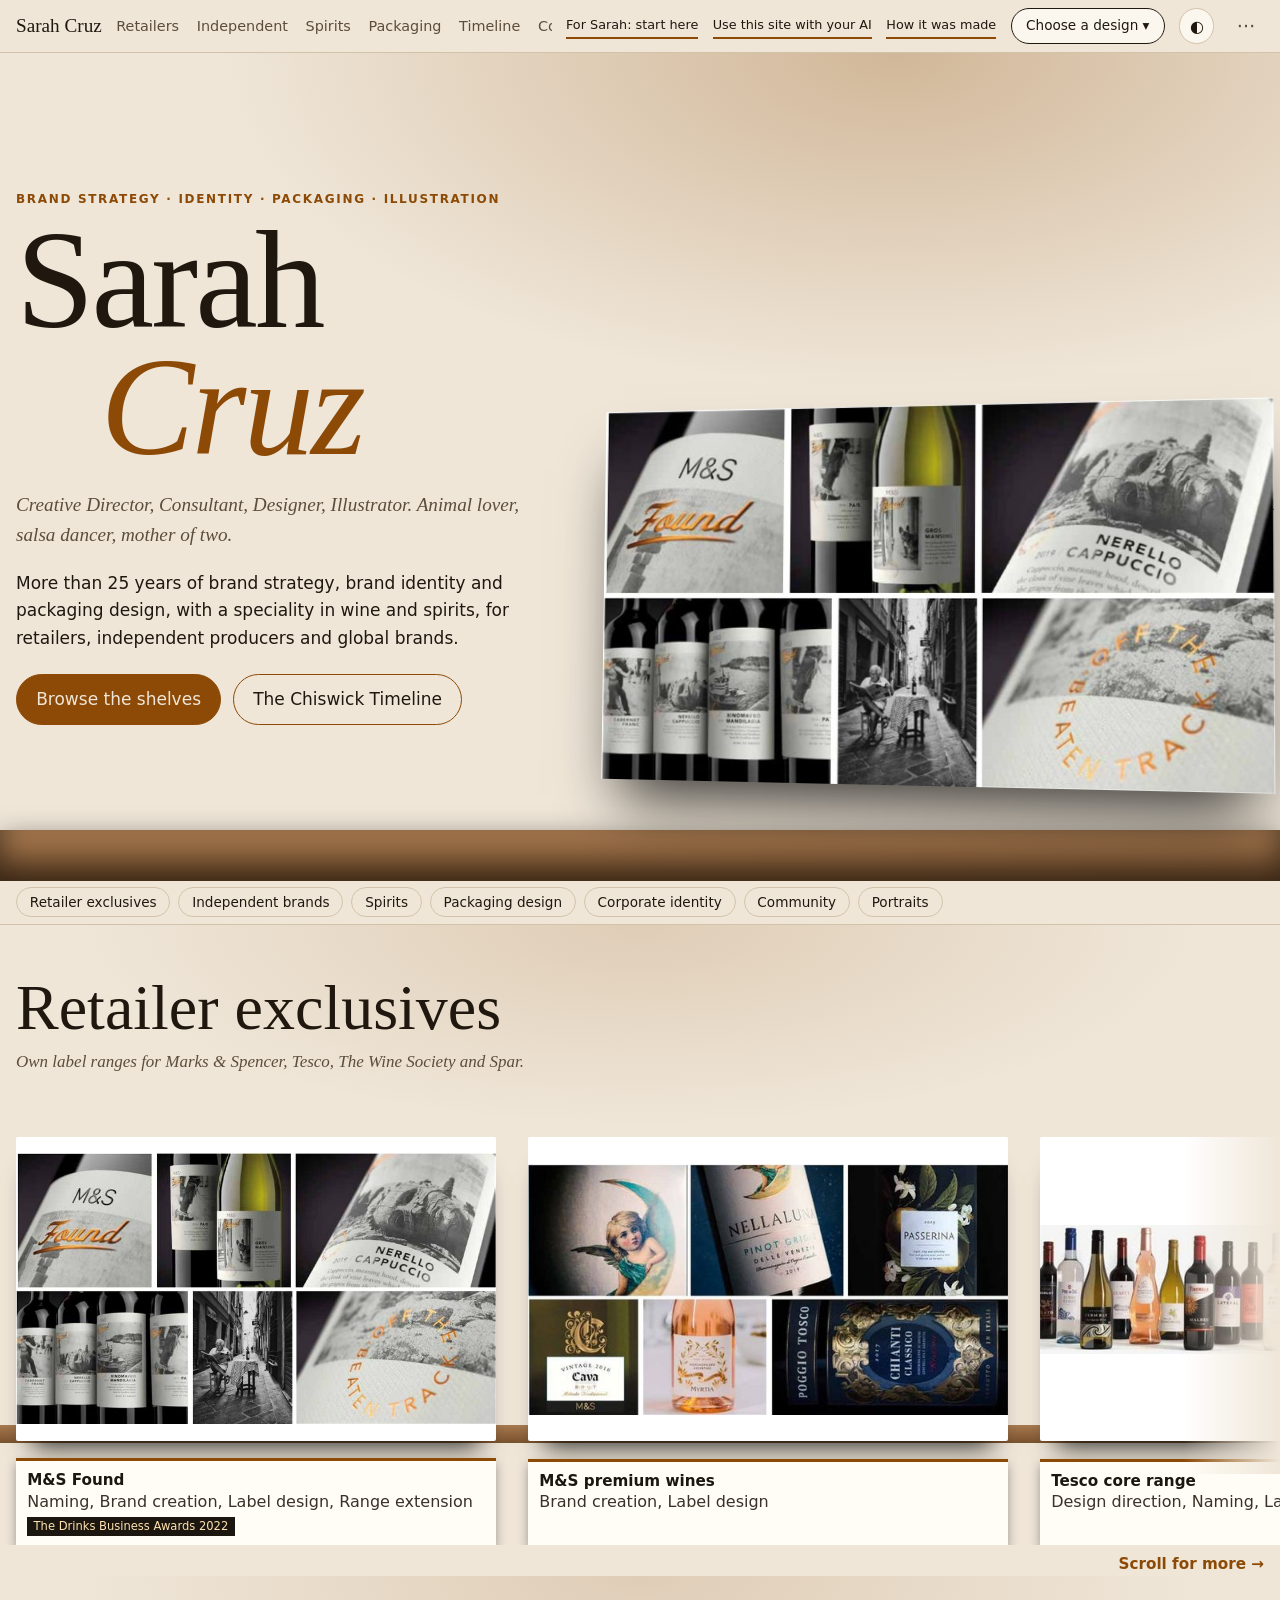
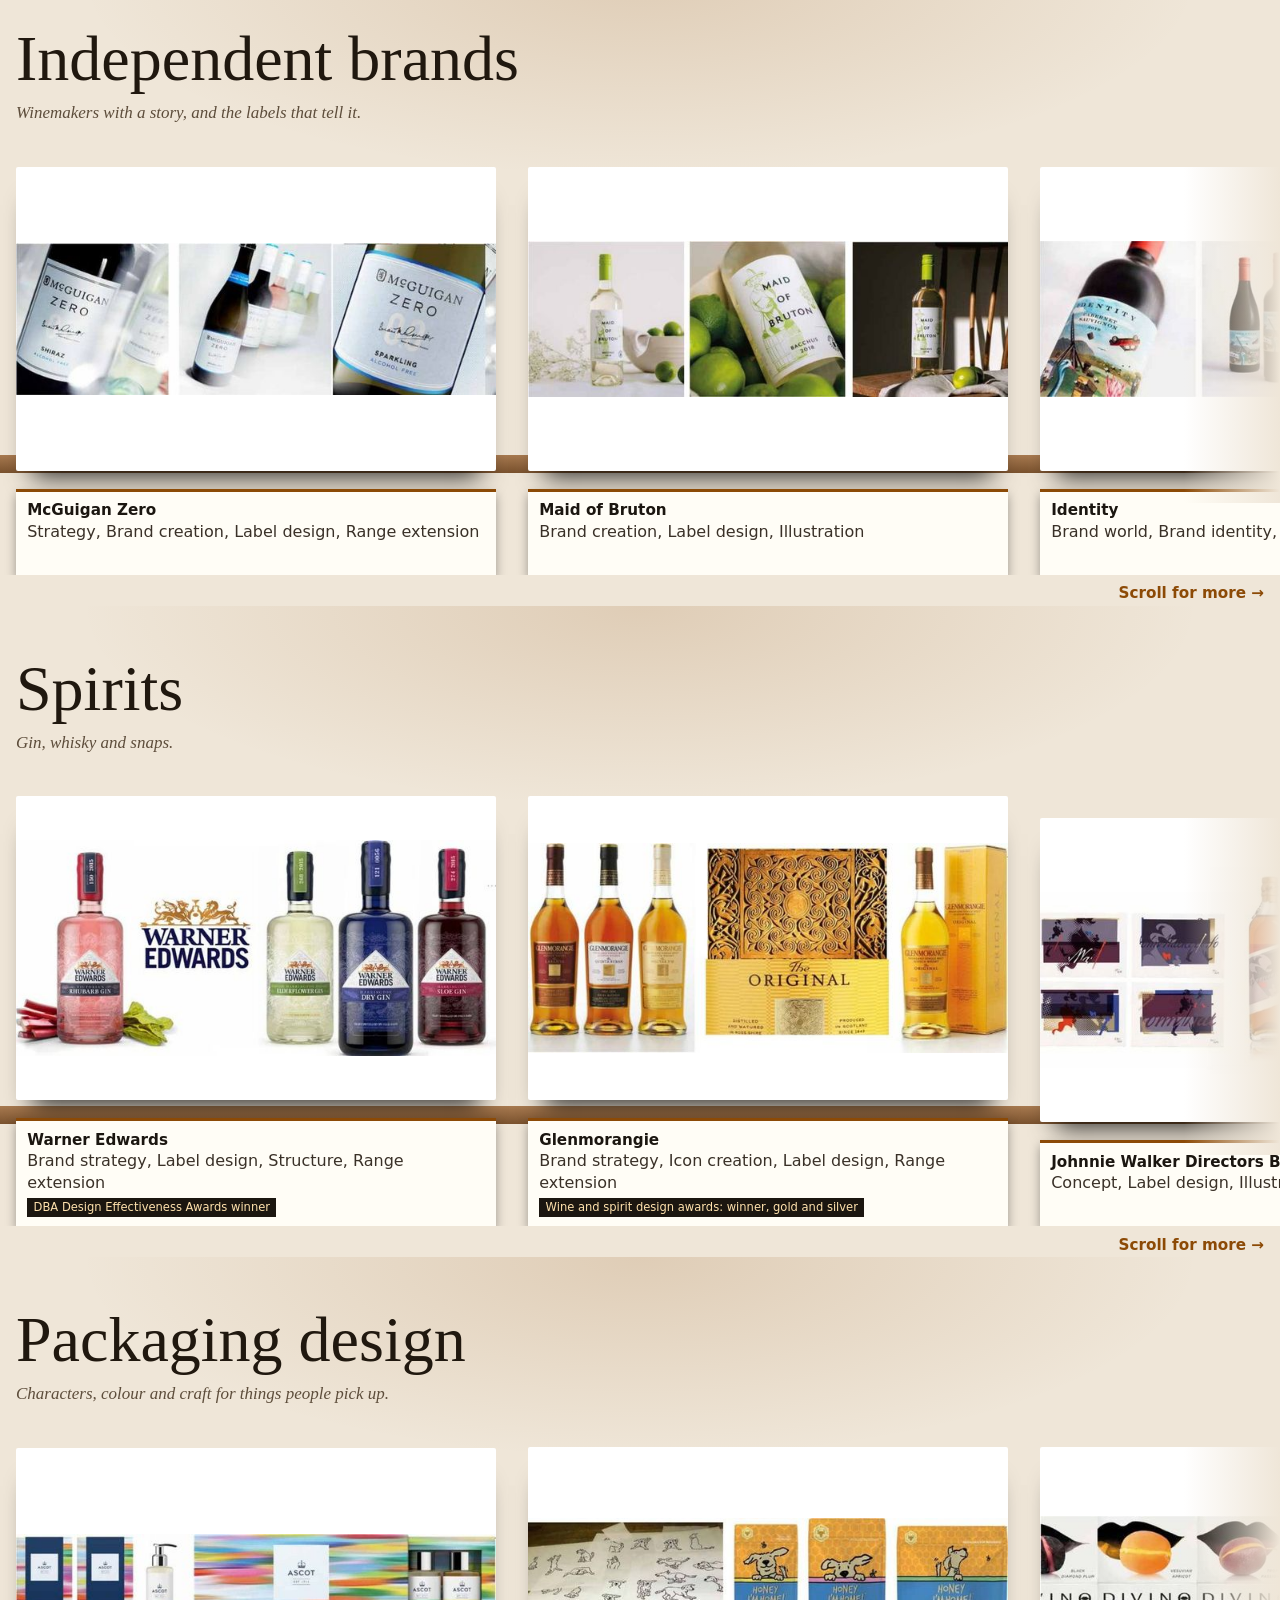
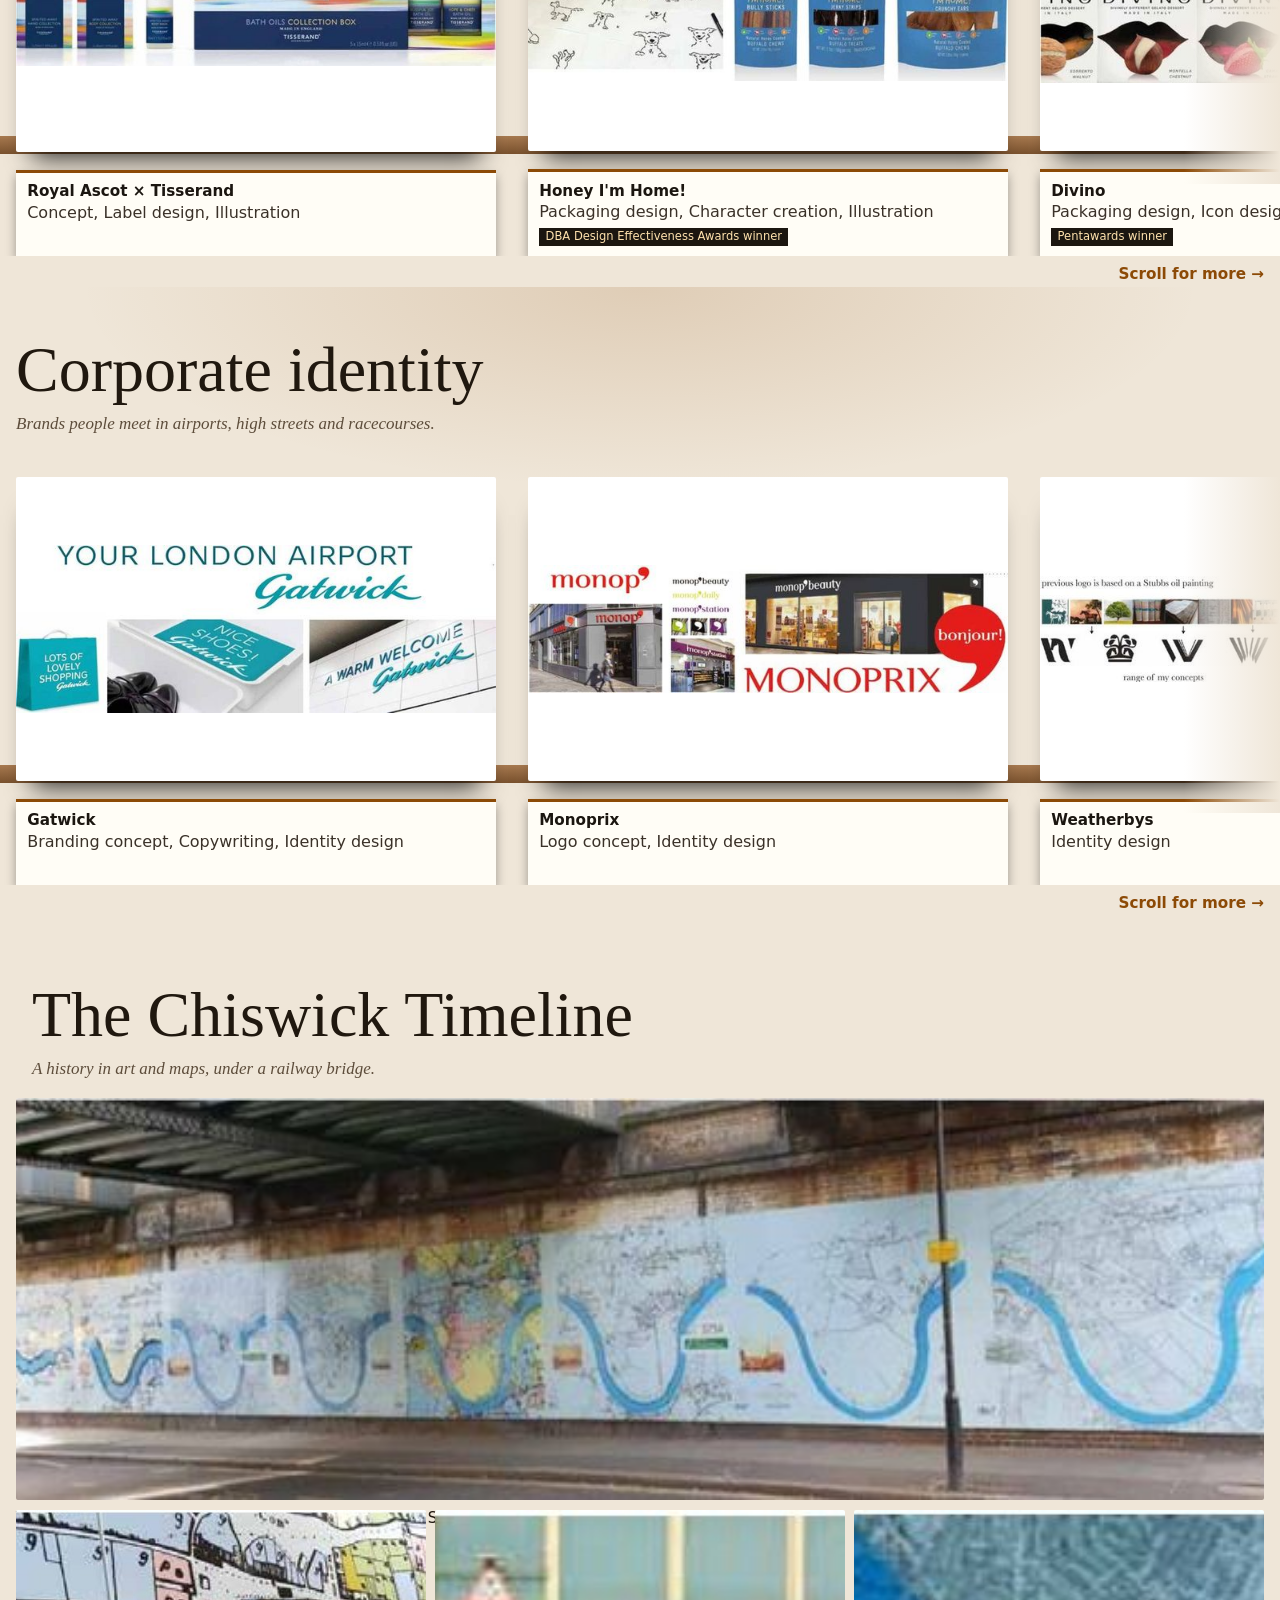
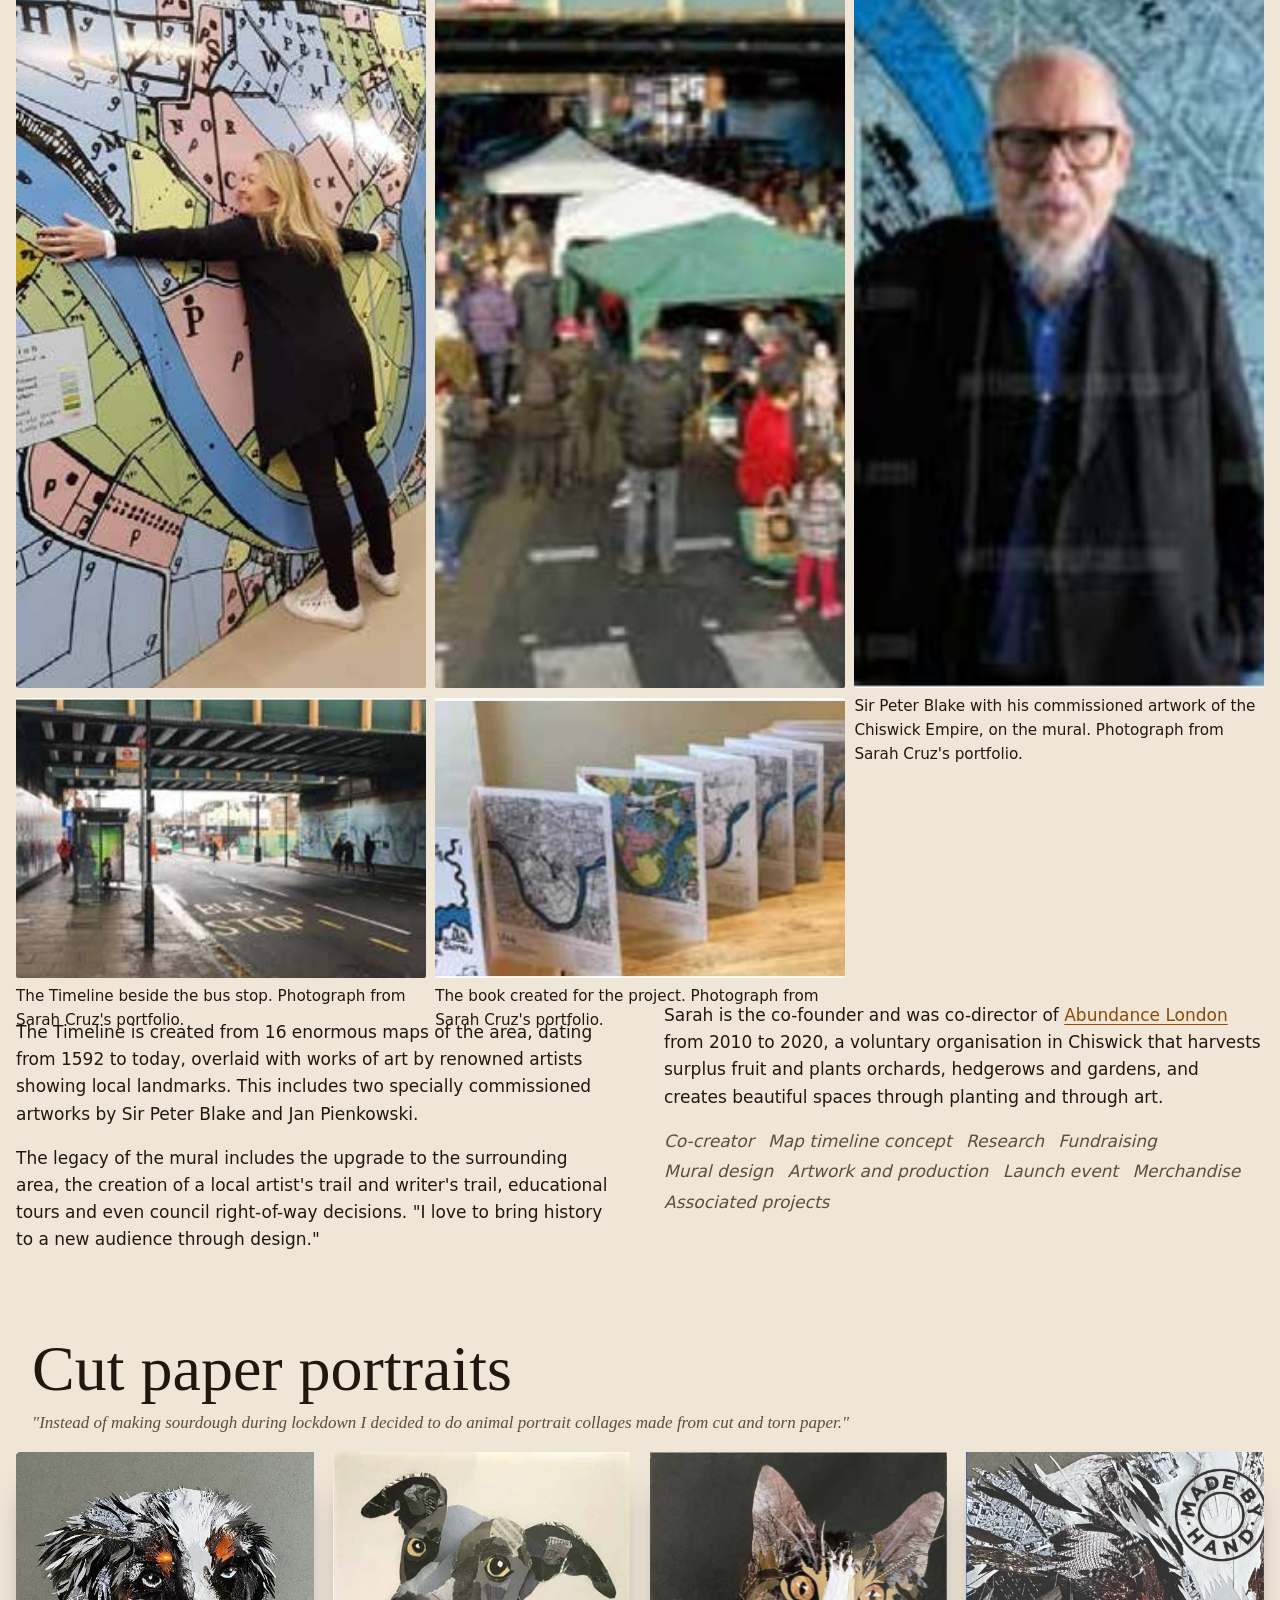
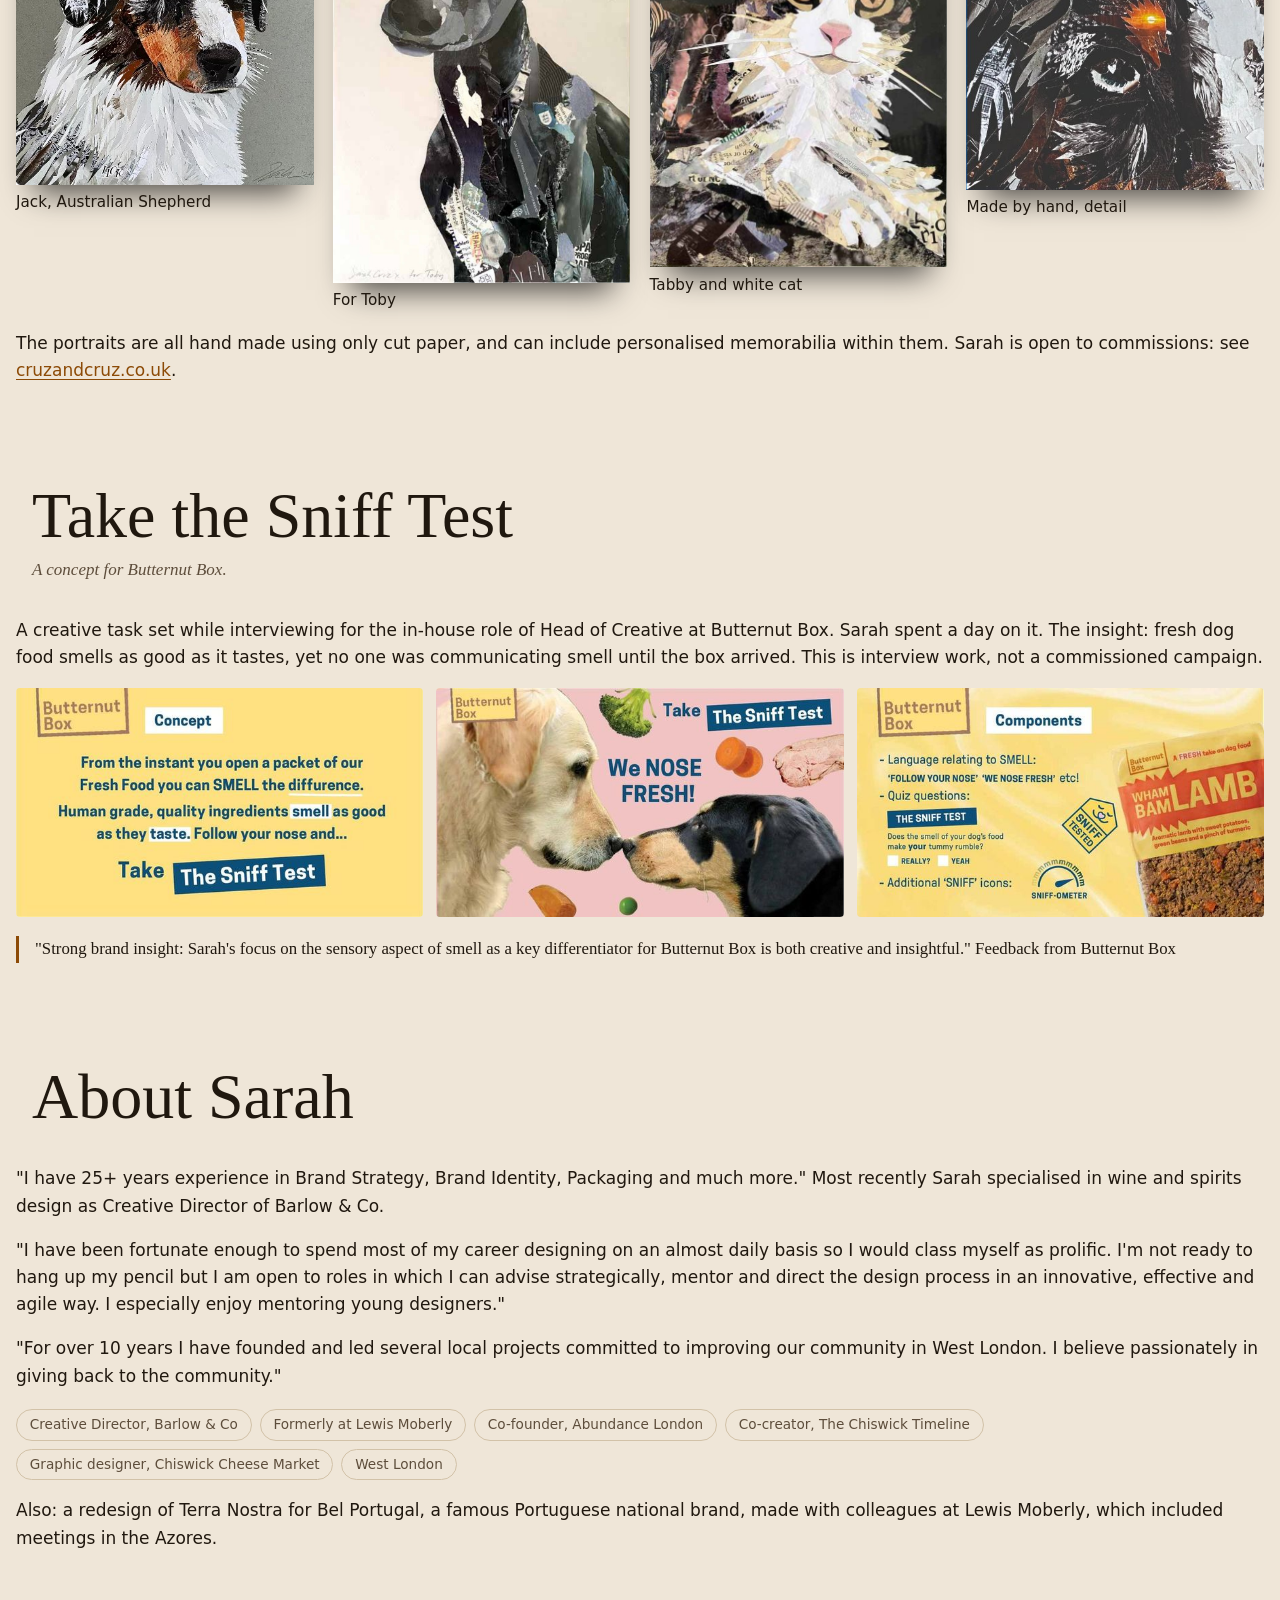
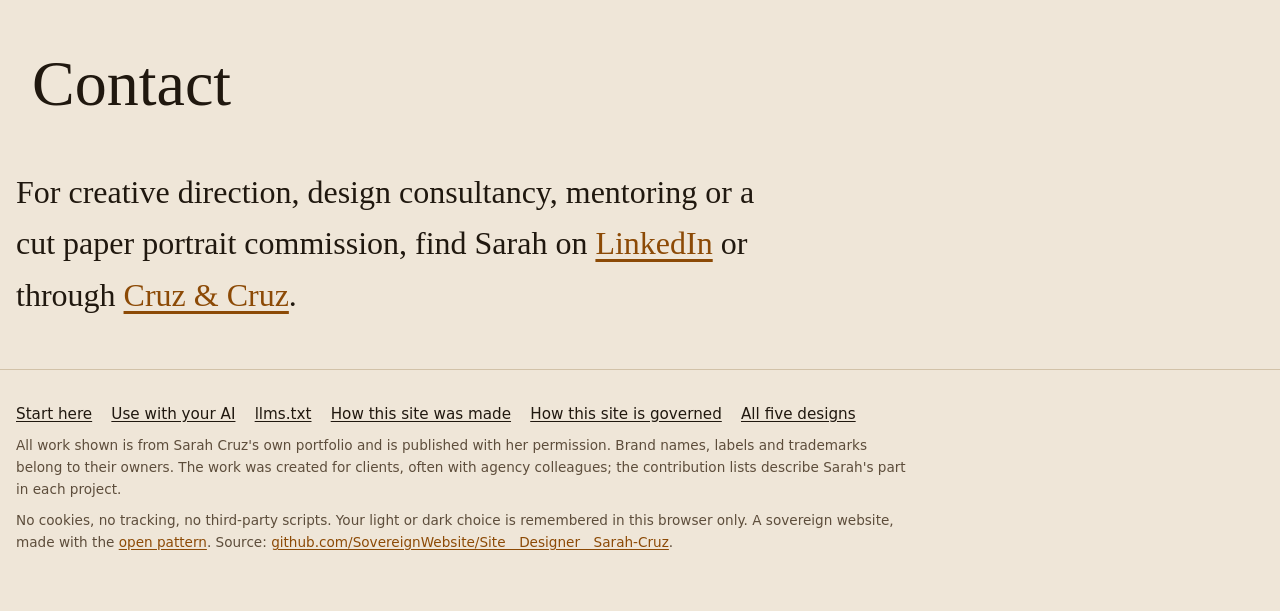
<file: site/designs/2.html>
<!doctype html>
<html lang="en-GB">
<head>
<meta charset="utf-8">
<meta name="viewport" content="width=device-width, initial-scale=1">
<title>Sarah Cruz, Creative Director and Designer</title>
<meta name="description" content="Sarah Cruz: creative director, design consultant, designer and illustrator. 25+ years in brand strategy, identity and packaging, with a speciality in wine and spirits. Co-creator of the Chiswick Timeline. Design: The Shelf.">
<meta name="color-scheme" content="light dark">
<link rel="canonical" href="https://sarah-cruz.designer.sovereignweb.site/designs/2.html">
<meta property="og:type" content="website">
<meta property="og:site_name" content="Sarah Cruz">
<meta property="og:title" content="Sarah Cruz, Creative Director and Designer">
<meta property="og:description" content="Creative Director, design consultant, designer and illustrator. 25+ years of brand strategy, identity and packaging, with a speciality in wine and spirits. Co-creator of the Chiswick Timeline.">
<meta property="og:url" content="https://sarah-cruz.designer.sovereignweb.site/designs/2.html">
<meta property="og:locale" content="en_GB">
<meta property="og:image" content="https://sarah-cruz.designer.sovereignweb.site/assets/share/card-1200x630.jpg">
<meta property="og:image:width" content="1200">
<meta property="og:image:height" content="630">
<meta property="og:image:alt" content="Sarah Cruz, Creative Director and designer, beside her M&amp;S Found wine labels">
<meta name="twitter:card" content="summary_large_image">
<meta name="twitter:title" content="Sarah Cruz, Creative Director and Designer">
<meta name="twitter:description" content="Creative Director, design consultant, designer and illustrator. 25+ years of brand strategy, identity and packaging, with a speciality in wine and spirits. Co-creator of the Chiswick Timeline.">
<meta name="twitter:image" content="https://sarah-cruz.designer.sovereignweb.site/assets/share/card-1200x630.jpg">
<meta name="twitter:image:alt" content="Sarah Cruz, Creative Director and designer, beside her M&amp;S Found wine labels">
<link rel="icon" href="data:image/svg+xml,%3Csvg xmlns='http://www.w3.org/2000/svg' viewBox='0 0 64 64'%3E%3Ccircle cx='32' cy='32' r='30' fill='%23b4432c'/%3E%3Ctext x='32' y='43' font-family='Georgia,serif' font-size='30' text-anchor='middle' fill='%23fff'%3ESC%3C/text%3E%3C/svg%3E">
<link rel="stylesheet" href="../css/common.css">
<link rel="stylesheet" href="../css/d2.css">
</head>
<body class="d2">
<a class="skip" href="#main">Skip to content</a>
<header class="top"><div class="bar"><a class="name" href="#main">Sarah Cruz</a><nav aria-label="Sections"><ul><li><a href="#retail">Retailers</a></li><li><a href="#independent">Independent</a></li><li><a href="#spirits">Spirits</a></li><li><a href="#packaging">Packaging</a></li><li><a href="#timeline">Timeline</a></li><li><a href="#contact">Contact</a></li></ul></nav><a class="hlink" href="../start/">For Sarah: start here</a><a class="hlink" href="../agents/">Use this site with your AI</a><a class="hlink" href="../admin/">How it was made</a><details class="chooser"><summary>Choose a design</summary><div class="cards" role="list"><a class="card" role="listitem" href="../designs/1.html"><img src="../img/shots/d1.webp" alt="" width="640" height="400" loading="lazy"><strong>1. The Wine List</strong><span>Her work as a merchant&#x27;s list: by region, with tasting notes.</span></a><a class="card" role="listitem" href="../designs/2.html" aria-current="page"><img src="../img/shots/d2.webp" alt="" width="640" height="400" loading="lazy"><strong>2. The Shelf</strong><span>Her packs back on a lit shop shelf, each with its ticket.</span></a><a class="card" role="listitem" href="../designs/3.html"><img src="../img/shots/d3.webp" alt="" width="640" height="400" loading="lazy"><strong>3. Front and Back</strong><span>The page as one wine label: the front sells, the back tells.</span></a><a class="card" role="listitem" href="../designs/4.html"><img src="../img/shots/d4.webp" alt="" width="640" height="400" loading="lazy"><strong>4. The Timeline</strong><span>One long strip with a river through it, like the Chiswick mural.</span></a><a class="card" role="listitem" href="../designs/5.html"><img src="../img/shots/d5.webp" alt="" width="640" height="400" loading="lazy"><strong>5. Cut Paper</strong><span>Built in layers like her pet portraits, with the portraits first.</span></a><a class="card all" href="../designs/">All designs, as a list</a></div></details><button class="theme" type="button" aria-label="Switch between light and dark" title="Light or dark. Remembered in this browser only.">&#9680;</button><details class="family-menu"><summary aria-label="Sovereign Website links"><span aria-hidden="true">&#8943;</span></summary><ul>
<li><a href="https://sovereignwebsite.ai/">Sovereign Website</a></li><li><a href="https://sovereignwebsite.org/">Principles</a></li>
<li><a href="https://sovereignwebsite.site/">Hosted</a></li><li><a href="https://hub.sovereignwebsite.site/">Hub</a></li>
<li><a href="https://vault.sovereignwebsite.site/">Vault</a></li><li><a href="https://agenticcells.ai/">AgentiCCells</a></li>
<li><a href="https://riskmandate.ai/">RiskMandate</a></li><li><a href="https://newsroom.sgit.ai/">Newsroom</a></li></ul></details></div><div class="mobile-links"><a href="../start/">For Sarah: start here</a><a href="../agents/">Use with your AI</a><a href="../admin/">How it was made</a></div></header>
<main id="main">

<section class="storefront">
  <div class="glow" aria-hidden="true"></div>
  <div class="sign"><p class="kicker">Brand strategy &middot; Identity &middot; Packaging &middot; Illustration</p>
  <h1>Sarah <em>Cruz</em></h1><p class="roles">Creative Director, Consultant, Designer, Illustrator. Animal lover, salsa dancer, mother of two.</p><p class="lede">More than 25 years of brand strategy, brand identity and packaging design, with a speciality in wine and spirits, for retailers, independent producers and global brands.</p>
  <p class="cta"><a href="#retail">Browse the shelves</a> <a href="#timeline">The Chiswick Timeline</a></p></div>
  <figure class="hero-pack"><img src="../img/ms-found-900.jpg" srcset="../img/ms-found-600.jpg 600w, ../img/ms-found-900.jpg 900w, ../img/ms-found.jpg 1728w" sizes="(max-width:44rem) 100vw, 60vw" alt="M&amp;S Found labels: black and white photographs of places off the beaten track, with a copper script logo" width="1728" height="976" data-full="../img/ms-found.jpg"></figure>
</section>
<nav class="aisles" aria-label="Aisles"><ul><li><a href="#retail">Retailer exclusives</a></li><li><a href="#independent">Independent brands</a></li><li><a href="#spirits">Spirits</a></li><li><a href="#packaging">Packaging design</a></li><li><a href="#identity">Corporate identity</a></li><li><a href="#timeline">Community</a></li><li><a href="#portraits">Portraits</a></li></ul></nav>
<section class="shelf" id="retail"><div class="board"><h2>Retailer exclusives</h2><p>Own label ranges for Marks &amp; Spencer, Tesco, The Wine Society and Spar.</p></div><div class="rowwrap"><ul class="row" tabindex="0" aria-label="Retailer exclusives, scroll sideways"><li class="pack"><button type="button" class="open" data-title="M&amp;S Found" data-text="The M&amp;S Found range set the stage for the idea and look of wine discovery ranges in retail."><img src="../img/ms-found-900.jpg" srcset="../img/ms-found-600.jpg 600w, ../img/ms-found-900.jpg 900w, ../img/ms-found.jpg 1728w" sizes="(max-width:44rem) 80vw, 30vw" alt="M&amp;S Found labels: black and white photographs of places off the beaten track, with a copper script logo" width="1728" height="976" loading="lazy" data-full="../img/ms-found.jpg"></button><div class="ticket"><strong>M&amp;S Found</strong><span>Naming, Brand creation, Label design, Range extension</span><span class="star">The Drinks Business Awards 2022</span></div></li><li class="pack"><button type="button" class="open" data-title="M&amp;S premium wines" data-text="M&amp;S upping the game in its premium wine offering."><img src="../img/ms-premium-900.jpg" srcset="../img/ms-premium-600.jpg 600w, ../img/ms-premium-900.jpg 900w, ../img/ms-premium.jpg 1800w" sizes="(max-width:44rem) 80vw, 30vw" alt="M&amp;S premium wines: Nellaluna with a cherub on a crescent moon, Passerina with orange blossom, Cava, Myrtia and Poggio Tosco Chianti" width="1800" height="939" loading="lazy" data-full="../img/ms-premium.jpg"></button><div class="ticket"><strong>M&amp;S premium wines</strong><span>Brand creation, Label design</span></div></li><li class="pack"><button type="button" class="open" data-title="Tesco core range" data-text="Redeveloping Tesco&#x27;s core range of wines. Creating their new look and brand identities."><img src="../img/tesco-core-900.jpg" srcset="../img/tesco-core-600.jpg 600w, ../img/tesco-core-900.jpg 900w, ../img/tesco-core.jpg 1797w" sizes="(max-width:44rem) 80vw, 30vw" alt="A line of more than twenty Tesco core range wine bottles with new labels" width="1797" height="484" loading="lazy" data-full="../img/tesco-core.jpg"></button><div class="ticket"><strong>Tesco core range</strong><span>Design direction, Naming, Label design of many wines</span></div></li><li class="pack"><button type="button" class="open" data-title="Tesco Finest" data-text="Tesco Finest range of 80+ wines. Telling stories of place and producer."><img src="../img/tesco-finest-900.jpg" srcset="../img/tesco-finest-600.jpg 600w, ../img/tesco-finest-900.jpg 900w, ../img/tesco-finest.jpg 1670w" sizes="(max-width:44rem) 80vw, 30vw" alt="Tesco Finest Chianti Classico Riserva, Sancerre and Albarino labels" width="1670" height="552" loading="lazy" data-full="../img/tesco-finest.jpg"></button><div class="ticket"><strong>Tesco Finest</strong><span>Design direction, Brand identity, Label design of many wines</span><span class="star">Harpers Design Awards 2023, Silver</span></div></li><li class="pack"><button type="button" class="open" data-title="Wairau Cove" data-text="A new look for one of Tesco&#x27;s most popular wine brands."><img src="../img/wairau-cove-900.jpg" srcset="../img/wairau-cove-600.jpg 600w, ../img/wairau-cove-900.jpg 900w, ../img/wairau-cove.jpg 1674w" sizes="(max-width:44rem) 80vw, 30vw" alt="Wairau Cove New Zealand wines with a small bird logo, beside a glass of white wine" width="1674" height="546" loading="lazy" data-full="../img/wairau-cove.jpg"></button><div class="ticket"><strong>Wairau Cove</strong><span>Brand world, Brand identity, Label design</span></div></li><li class="pack"><button type="button" class="open" data-title="The Wine Society own brand" data-text="Refreshing the Wine Society&#x27;s own brand range."><img src="../img/wine-society-900.jpg" srcset="../img/wine-society-600.jpg 600w, ../img/wine-society-900.jpg 900w, ../img/wine-society.jpg 1746w" sizes="(max-width:44rem) 80vw, 30vw" alt="The Wine Society&#x27;s own brand bottles with fine engraved illustrations of figures and a fish" width="1746" height="568" loading="lazy" data-full="../img/wine-society.jpg"></button><div class="ticket"><strong>The Wine Society own brand</strong><span>Label design, Range extension</span><span class="star">Harpers Design Awards 2023, Best Redesign</span></div></li><li class="pack"><button type="button" class="open" data-title="The Wine Society Generation Series" data-text="Creating the Generation Series using a &#x27;Vineline&#x27; to depict The Wine Society&#x27;s 150-year history."><img src="../img/generation-series-900.jpg" srcset="../img/generation-series-600.jpg 600w, ../img/generation-series-900.jpg 900w, ../img/generation-series.jpg 1746w" sizes="(max-width:44rem) 80vw, 30vw" alt="The Wine Society Generation Series: collage labels of Victorian figures, a penny farthing and vines" width="1746" height="568" loading="lazy" data-full="../img/generation-series.jpg"></button><div class="ticket"><strong>The Wine Society Generation Series</strong><span>Label design, Range extension, Collage illustration</span></div></li><li class="pack"><button type="button" class="open" data-title="Spar varietals" data-text="Spar&#x27;s varietal range takes inspiration from letterpress type."><img src="../img/spar-900.jpg" srcset="../img/spar-600.jpg 600w, ../img/spar-900.jpg 900w, ../img/spar.jpg 1754w" sizes="(max-width:44rem) 80vw, 30vw" alt="Spar varietal wines with big letterpress initials such as S, PN, M and SB, among wooden type" width="1754" height="562" loading="lazy" data-full="../img/spar.jpg"></button><div class="ticket"><strong>Spar varietals</strong><span>Label design, Range extension</span></div></li></ul><p class="more" aria-hidden="true">Scroll for more &rarr;</p></div></section><section class="shelf" id="independent"><div class="board"><h2>Independent brands</h2><p>Winemakers with a story, and the labels that tell it.</p></div><div class="rowwrap"><ul class="row" tabindex="0" aria-label="Independent brands, scroll sideways"><li class="pack"><button type="button" class="open" data-title="McGuigan Zero" data-text="Proudly introducing innovation to the UK. Now the UK&#x27;s number 1 alcohol free wine."><img src="../img/mcguigan-zero-900.jpg" srcset="../img/mcguigan-zero-600.jpg 600w, ../img/mcguigan-zero-900.jpg 900w, ../img/mcguigan-zero.jpg 1692w" sizes="(max-width:44rem) 80vw, 30vw" alt="McGuigan Zero alcohol free wine labels with a large faint 00 behind the signature" width="1692" height="540" loading="lazy" data-full="../img/mcguigan-zero.jpg"></button><div class="ticket"><strong>McGuigan Zero</strong><span>Strategy, Brand creation, Label design, Range extension</span></div></li><li class="pack"><button type="button" class="open" data-title="Maid of Bruton" data-text="Medieval Bruton, Somerset made new. By Durslade Vineyard and the people behind the art world of Hauser &amp; Wirth. Created at Barlow &amp; Co for the very first wine from Durslade Farm Vineyard. The vineyard sits on the site of an ancient Roman vine terrace where a Roman coin was found, inscribed with a woman holding a cornucopia of grapes. The label is a medieval interpretation of that maid, treading and eating grapes with a mischievous look in her eye."><img src="../img/maid-of-bruton-900.jpg" srcset="../img/maid-of-bruton-600.jpg 600w, ../img/maid-of-bruton-900.jpg 900w, ../img/maid-of-bruton.jpg 1800w" sizes="(max-width:44rem) 80vw, 30vw" alt="Maid of Bruton Bacchus bottles with a green line drawing of a medieval maid treading grapes, among limes" width="1800" height="586" loading="lazy" data-full="../img/maid-of-bruton.jpg"></button><div class="ticket"><strong>Maid of Bruton</strong><span>Brand creation, Label design, Illustration</span></div></li><li class="pack"><button type="button" class="open" data-title="Identity" data-text="Bringing to life the embodiment of a South African winery through illustration and augmented reality."><img src="../img/identity-900.jpg" srcset="../img/identity-600.jpg 600w, ../img/identity-900.jpg 900w, ../img/identity.jpg 1694w" sizes="(max-width:44rem) 80vw, 30vw" alt="Identity wine labels with a busy illustrated South African landscape, and an owl from the augmented reality animation" width="1694" height="550" loading="lazy" data-full="../img/identity.jpg"></button><div class="ticket"><strong>Identity</strong><span>Brand world, Brand identity, Label design, Illustration</span></div></li><li class="pack"><button type="button" class="open" data-title="PepperBox" data-text="Creating a brand that is all about being the perfect partner for great food."><img src="../img/pepperbox-900.jpg" srcset="../img/pepperbox-600.jpg 600w, ../img/pepperbox-900.jpg 900w, ../img/pepperbox.jpg 1690w" sizes="(max-width:44rem) 80vw, 30vw" alt="PepperBox Shiraz with an embossed pepper grinder seal, and peppercorns spilling from a spoon" width="1690" height="566" loading="lazy" data-full="../img/pepperbox.jpg"></button><div class="ticket"><strong>PepperBox</strong><span>Brand creation, Label design, Illustration</span></div></li><li class="pack"><button type="button" class="open" data-title="Vina Laguna" data-text="Successfully bringing Croatian wine to the UK with great style and storytelling."><img src="../img/vina-laguna-900.jpg" srcset="../img/vina-laguna-600.jpg 600w, ../img/vina-laguna-900.jpg 900w, ../img/vina-laguna.jpg 1180w" sizes="(max-width:44rem) 80vw, 30vw" alt="Vina Laguna Croatian wine bottles with silver and gold angel illustrations" width="1180" height="900" loading="lazy" data-full="../img/vina-laguna.jpg"></button><div class="ticket"><strong>Vina Laguna</strong><span>Brand creation, Label design, Illustration, Tiering</span><span class="star">DBA Design Effectiveness Awards winner</span></div></li><li class="pack"><button type="button" class="open" data-title="Ashdown" data-text="Showing the world the beauty of English winemaking next to the Ashdown Forest."><img src="../img/ashdown-900.jpg" srcset="../img/ashdown-600.jpg 600w, ../img/ashdown-900.jpg 900w, ../img/ashdown.jpg 1684w" sizes="(max-width:44rem) 80vw, 30vw" alt="Ashdown English wine bottles in autumn leaves, each label framed by a wreath of branches" width="1684" height="644" loading="lazy" data-full="../img/ashdown.jpg"></button><div class="ticket"><strong>Ashdown</strong><span>Brand creation, Label design, Illustration</span></div></li><li class="pack"><button type="button" class="open" data-title="Pol Roger canned wine" data-text="Champagne house Pol Roger makes a bold venture into UK canned wines."><img src="../img/pol-roger-igo-900.jpg" srcset="../img/pol-roger-igo-600.jpg 600w, ../img/pol-roger-igo-900.jpg 900w, ../img/pol-roger-igo.jpg 1676w" sizes="(max-width:44rem) 80vw, 30vw" alt="Pink and grey Organic Rose cans with a handwritten signature, on a pink background" width="1676" height="552" loading="lazy" data-full="../img/pol-roger-igo.jpg"></button><div class="ticket"><strong>Pol Roger canned wine</strong><span>Naming, Brand creation, Packaging design</span></div></li><li class="pack"><button type="button" class="open" data-title="Genetie" data-text="Blending history and modernity in Burgundy."><img src="../img/genetie-900.jpg" srcset="../img/genetie-600.jpg 600w, ../img/genetie-900.jpg 900w, ../img/genetie.jpg 1800w" sizes="(max-width:44rem) 80vw, 30vw" alt="Genetie Burgundy: carved stone lettering, a hanging wooden sign with a half red moon, and the finished label" width="1800" height="452" loading="lazy" data-full="../img/genetie.jpg"></button><div class="ticket"><strong>Genetie</strong><span>Brand world, Brand identity, Label design, Illustration</span></div></li><li class="pack"><button type="button" class="open" data-title="Valdivieso" data-text="Historic Chilean wine brand gets a refresh."><img src="../img/valdivieso-900.jpg" srcset="../img/valdivieso-600.jpg 600w, ../img/valdivieso-900.jpg 900w, ../img/valdivieso.jpg 1800w" sizes="(max-width:44rem) 80vw, 30vw" alt="Valdivieso Chardonnay label with a vine engraving, the V crest, and dark premium bottles" width="1800" height="584" loading="lazy" data-full="../img/valdivieso.jpg"></button><div class="ticket"><strong>Valdivieso</strong><span>Label design, Range extension, Tiering</span></div></li><li class="pack"><button type="button" class="open" data-title="And many more" data-text="Here are some other lovely wine labels I have had the pleasure and privilege to design."><img src="../img/labels-900.jpg" srcset="../img/labels-600.jpg 600w, ../img/labels-900.jpg 900w, ../img/labels.jpg 1800w" sizes="(max-width:44rem) 80vw, 30vw" alt="A grid of fifteen wine labels including Love Struck, Mantlepiece, Comuna, Ruchette Doree, Mind Maze, Ancora, Elegance, Ixia, Chablis, Picpoul de Pinet and Balliamo" width="1800" height="1074" loading="lazy" data-full="../img/labels.jpg"></button><div class="ticket"><strong>And many more</strong><span></span></div></li></ul><p class="more" aria-hidden="true">Scroll for more &rarr;</p></div></section><section class="shelf" id="spirits"><div class="board"><h2>Spirits</h2><p>Gin, whisky and snaps.</p></div><div class="rowwrap"><ul class="row" tabindex="0" aria-label="Spirits, scroll sideways"><li class="pack"><button type="button" class="open" data-title="Warner Edwards" data-text="Rebranding of Warner Edwards led to triple digit growth."><img src="../img/warner-edwards-900.jpg" srcset="../img/warner-edwards-600.jpg 600w, ../img/warner-edwards-900.jpg 900w, ../img/warner-edwards.jpg 1719w" sizes="(max-width:44rem) 80vw, 30vw" alt="Warner Edwards gin bottles in pink, pale green, deep blue and plum, with the gold griffin logo" width="1719" height="773" loading="lazy" data-full="../img/warner-edwards.jpg"></button><div class="ticket"><strong>Warner Edwards</strong><span>Brand strategy, Label design, Structure, Range extension</span><span class="star">DBA Design Effectiveness Awards winner</span></div></li><li class="pack"><button type="button" class="open" data-title="Glenmorangie" data-text="Radical repositioning of a niche scotch whisky into an LVMH luxury brand."><img src="../img/glenmorangie-900.jpg" srcset="../img/glenmorangie-600.jpg 600w, ../img/glenmorangie-900.jpg 900w, ../img/glenmorangie.jpg 1798w" sizes="(max-width:44rem) 80vw, 30vw" alt="Glenmorangie bottles, a carved Celtic knotwork panel, and The Original bottle and box in gold" width="1798" height="790" loading="lazy" data-full="../img/glenmorangie.jpg"></button><div class="ticket"><strong>Glenmorangie</strong><span>Brand strategy, Icon creation, Label design, Range extension</span><span class="star">Wine and spirit design awards: winner, gold and silver</span></div></li><li class="pack"><button type="button" class="open" data-title="Johnnie Walker Directors Blend" data-text="Limited edition numbered screenprints for Johnnie Walker&#x27;s exclusive Directors Blend."><img src="../img/johnnie-walker-900.jpg" srcset="../img/johnnie-walker-600.jpg 600w, ../img/johnnie-walker-900.jpg 900w, ../img/johnnie-walker.jpg 1764w" sizes="(max-width:44rem) 80vw, 30vw" alt="Johnnie Walker Directors Blend bottles with screenprinted labels of the striding man in purple, blue and red" width="1764" height="762" loading="lazy" data-full="../img/johnnie-walker.jpg"></button><div class="ticket"><strong>Johnnie Walker Directors Blend</strong><span>Concept, Label design, Illustration, Range extension</span></div></li><li class="pack"><button type="button" class="open" data-title="Snaps &amp; Rye" data-text="Snaps &amp; Rye introduce interesting flavoured snaps liqueur to the UK."><img src="../img/snaps-rye-900.jpg" srcset="../img/snaps-rye-600.jpg 600w, ../img/snaps-rye-900.jpg 900w, ../img/snaps-rye.jpg 1580w" sizes="(max-width:44rem) 80vw, 30vw" alt="Snaps and Rye bottles, one with a papercut label of a snowy village on orange" width="1580" height="708" loading="lazy" data-full="../img/snaps-rye.jpg"></button><div class="ticket"><strong>Snaps &amp; Rye</strong><span>Concept, Label design</span></div></li></ul><p class="more" aria-hidden="true">Scroll for more &rarr;</p></div></section><section class="shelf" id="packaging"><div class="board"><h2>Packaging design</h2><p>Characters, colour and craft for things people pick up.</p></div><div class="rowwrap"><ul class="row" tabindex="0" aria-label="Packaging design, scroll sideways"><li class="pack"><button type="button" class="open" data-title="Royal Ascot × Tisserand" data-text="Limited edition range for Royal Ascot inspired by the colourful racing silks as the horses flash by."><img src="../img/ascot-900.jpg" srcset="../img/ascot-600.jpg 600w, ../img/ascot-900.jpg 900w, ../img/ascot.jpg 1769w" sizes="(max-width:44rem) 80vw, 30vw" alt="Royal Ascot bath and body range by Tisserand in navy boxes banded with blurred rainbow racing-silk stripes" width="1769" height="489" loading="lazy" data-full="../img/ascot.jpg"></button><div class="ticket"><strong>Royal Ascot × Tisserand</strong><span>Concept, Label design, Illustration</span></div></li><li class="pack"><button type="button" class="open" data-title="Honey I&#x27;m Home!" data-text="Celebrating our love of dogs by bringing Honey the Dog to life."><img src="../img/honey-900.jpg" srcset="../img/honey-600.jpg 600w, ../img/honey-900.jpg 900w, ../img/honey.jpg 1769w" sizes="(max-width:44rem) 80vw, 30vw" alt="Sketches of a scruffy cartoon dog beside Honey I&#x27;m Home dog treat packs in blue and honeycomb yellow" width="1769" height="599" loading="lazy" data-full="../img/honey.jpg"></button><div class="ticket"><strong>Honey I&#x27;m Home!</strong><span>Packaging design, Character creation, Illustration</span><span class="star">DBA Design Effectiveness Awards winner</span></div></li><li class="pack"><button type="button" class="open" data-title="Divino" data-text="Divinely different Italian gelato dessert comes to the UK."><img src="../img/divino-900.jpg" srcset="../img/divino-600.jpg 600w, ../img/divino-900.jpg 900w, ../img/divino.jpg 1684w" sizes="(max-width:44rem) 80vw, 30vw" alt="Divino gelato packs with fruit set between pairs of lips, and the lips icon on green" width="1684" height="584" loading="lazy" data-full="../img/divino.jpg"></button><div class="ticket"><strong>Divino</strong><span>Packaging design, Icon design</span><span class="star">Pentawards winner</span></div></li><li class="pack"><button type="button" class="open" data-title="Fwip" data-text="Bringing to life a new brand of mini ice cream parlour machines."><img src="../img/fwip-900.jpg" srcset="../img/fwip-600.jpg 600w, ../img/fwip-900.jpg 900w, ../img/fwip.jpg 1710w" sizes="(max-width:44rem) 80vw, 30vw" alt="Fwip ice cream tubs in teal stripes, a tray of three flavours, and the Fwip machine" width="1710" height="568" loading="lazy" data-full="../img/fwip.jpg"></button><div class="ticket"><strong>Fwip</strong><span>Brand naming, Logo design, Brand identity, Packaging</span></div></li><li class="pack"><button type="button" class="open" data-title="Trust Water for The Drinks Trust" data-text="The Drinks Trust is a charity dedicated to the drinks and hospitality workforce. Our water brand supported their work."><img src="../img/trust-water-900.jpg" srcset="../img/trust-water-600.jpg 600w, ../img/trust-water-900.jpg 900w, ../img/trust-water.jpg 1556w" sizes="(max-width:44rem) 80vw, 30vw" alt="Black and white aluminium Trust Water bottles with a ripple pattern and the line Create positive ripples" width="1556" height="569" loading="lazy" data-full="../img/trust-water.jpg"></button><div class="ticket"><strong>Trust Water for The Drinks Trust</strong><span>Label design, Illustration</span></div></li><li class="pack"><button type="button" class="open" data-title="Superdrug B." data-text="Re-styling Superdrug&#x27;s range of cosmetics."><img src="../img/b-superdrug-900.jpg" srcset="../img/b-superdrug-600.jpg 600w, ../img/b-superdrug-900.jpg 900w, ../img/b-superdrug.jpg 1712w" sizes="(max-width:44rem) 80vw, 30vw" alt="Superdrug B. cosmetics in black packaging arranged in a starburst" width="1712" height="560" loading="lazy" data-full="../img/b-superdrug.jpg"></button><div class="ticket"><strong>Superdrug B.</strong><span>Packaging design</span></div></li></ul><p class="more" aria-hidden="true">Scroll for more &rarr;</p></div></section><section class="shelf" id="identity"><div class="board"><h2>Corporate identity</h2><p>Brands people meet in airports, high streets and racecourses.</p></div><div class="rowwrap"><ul class="row" tabindex="0" aria-label="Corporate identity, scroll sideways"><li class="pack"><button type="button" class="open" data-title="Gatwick" data-text="Engaging narrative and informal logo was designed to connect to passengers on a personal level."><img src="../img/gatwick-900.jpg" srcset="../img/gatwick-600.jpg 600w, ../img/gatwick-900.jpg 900w, ../img/gatwick.jpg 1672w" sizes="(max-width:44rem) 80vw, 30vw" alt="Gatwick script logo with the line Your London Airport, on a shopping bag, a security tray reading Nice shoes, and a wall reading A warm welcome" width="1672" height="587" loading="lazy" data-full="../img/gatwick.jpg"></button><div class="ticket"><strong>Gatwick</strong><span>Branding concept, Copywriting, Identity design</span></div></li><li class="pack"><button type="button" class="open" data-title="Monoprix" data-text="Beloved French retailer gets a refresh and a new engaging icon."><img src="../img/monoprix-900.jpg" srcset="../img/monoprix-600.jpg 600w, ../img/monoprix-900.jpg 900w, ../img/monoprix.jpg 1800w" sizes="(max-width:44rem) 80vw, 30vw" alt="Monoprix and Monop&#x27; shopfronts with the red speech mark icon and a bubble saying bonjour" width="1800" height="481" loading="lazy" data-full="../img/monoprix.jpg"></button><div class="ticket"><strong>Monoprix</strong><span>Logo concept, Identity design</span></div></li><li class="pack"><button type="button" class="open" data-title="Weatherbys" data-text="Redesigning a 250 year old company at the heart of British horse racing. The previous logo was based on a Stubbs oil painting."><img src="../img/weatherbys-900.jpg" srcset="../img/weatherbys-600.jpg 600w, ../img/weatherbys-900.jpg 900w, ../img/weatherbys.jpg 1724w" sizes="(max-width:44rem) 80vw, 30vw" alt="Weatherbys logo development from a Stubbs painting through concepts to the final green tree mark" width="1724" height="380" loading="lazy" data-full="../img/weatherbys.jpg"></button><div class="ticket"><strong>Weatherbys</strong><span>Identity design</span></div></li></ul><p class="more" aria-hidden="true">Scroll for more &rarr;</p></div></section>
<section class="counter" id="timeline"><div class="board"><h2>The Chiswick Timeline</h2><p>A history in art and maps, under a railway bridge.</p></div>
  <div class="tl-grid"><figure class="tl-mural"><img src="../img/timeline-mural-900.jpg" srcset="../img/timeline-mural-600.jpg 600w, ../img/timeline-mural-900.jpg 900w, ../img/timeline-mural.jpg 1458w" sizes="(max-width:44rem) 100vw, 40vw" alt="The full length of the Chiswick Timeline mural under a railway bridge, with the blue river Thames winding across every map" width="1458" height="436" loading="lazy" data-full="../img/timeline-mural.jpg"><figcaption>The mural under the railway bridge. Photograph from Sarah Cruz's portfolio.</figcaption></figure><figure class="tl-hug"><img src="../img/timeline-hug.jpg" alt="Sarah Cruz stretching her arms wide to hug a section of the mural map" width="534" height="944" loading="lazy" data-full="../img/timeline-hug.jpg"><figcaption>Giving the mural some love. Photograph from Sarah Cruz's portfolio.</figcaption></figure><figure class="tl-launch"><img src="../img/timeline-launch.jpg" alt="A large crowd gathered under the bridge on launch day" width="800" height="402" loading="lazy" data-full="../img/timeline-launch.jpg"><figcaption>Launch day. Photograph from Sarah Cruz's portfolio.</figcaption></figure><figure class="tl-blake"><img src="../img/timeline-blake.jpg" alt="Sir Peter Blake standing in front of his artwork of the Chiswick Empire on the mural" width="566" height="366" loading="lazy" data-full="../img/timeline-blake.jpg"><figcaption>Sir Peter Blake with his commissioned artwork of the Chiswick Empire, on the mural. Photograph from Sarah Cruz's portfolio.</figcaption></figure><figure class="tl-street"><img src="../img/timeline-street.jpg" alt="The mural lining the pavement beneath the bridge, beside a bus stop" width="720" height="358" loading="lazy" data-full="../img/timeline-street.jpg"><figcaption>The Timeline beside the bus stop. Photograph from Sarah Cruz's portfolio.</figcaption></figure><figure class="tl-book"><img src="../img/timeline-book.jpg" alt="The concertina book made for the project, standing open" width="522" height="288" loading="lazy" data-full="../img/timeline-book.jpg"><figcaption>The book created for the project. Photograph from Sarah Cruz's portfolio.</figcaption></figure></div>
  <div class="cols"><p>The Timeline is created from 16 enormous maps of the area, dating from 1592 to today, overlaid with works of art by renowned artists showing local landmarks. This includes two specially commissioned artworks by Sir Peter Blake and Jan Pienkowski.</p><p>The legacy of the mural includes the upgrade to the surrounding area, the creation of a local artist's trail and writer's trail, educational tours and even council right-of-way decisions. "I love to bring history to a new audience through design."</p><p>Sarah is the co-founder and was co-director of <a href="https://abundancelondon.com/">Abundance London</a> from 2010 to 2020, a voluntary organisation in Chiswick that harvests surplus fruit and plants orchards, hedgerows and gardens, and creates beautiful spaces through planting and through art.</p><ul class="contrib"><li>Co-creator</li><li>Map timeline concept</li><li>Research</li><li>Fundraising</li><li>Mural design</li><li>Artwork and production</li><li>Launch event</li><li>Merchandise</li><li>Associated projects</li></ul></div></section>
<section class="counter" id="portraits"><div class="board"><h2>Cut paper portraits</h2><p>&quot;Instead of making sourdough during lockdown I decided to do animal portrait collages made from cut and torn paper.&quot;</p></div><div class="ptr"><figure><img src="../img/jack.jpg" alt="Cut paper portrait of Jack, an Australian Shepherd with black, white and copper markings and pale blue eyes" width="472" height="528" loading="lazy" data-full="../img/jack.jpg"><figcaption>Jack, Australian Shepherd</figcaption></figure><figure><img src="../img/toby.jpg" alt="Cut paper portrait of a grey lurcher, made from torn printed papers, signed for Toby" width="964" height="1396" loading="lazy" data-full="../img/toby.jpg"><figcaption>For Toby</figcaption></figure><figure><img src="../img/cat-900.jpg" srcset="../img/cat-600.jpg 600w, ../img/cat-900.jpg 900w, ../img/cat.jpg 1020w" sizes="(max-width:44rem) 50vw, 25vw" alt="Cut paper portrait of a tabby and white cat with amber eyes and long paper whiskers, on black" width="1020" height="1422" loading="lazy" data-full="../img/cat.jpg"><figcaption>Tabby and white cat</figcaption></figure><figure><img src="../img/jack-detail.jpg" alt="Close up of Jack&#x27;s eye, showing layers of printed paper, with a Made by hand stamp" width="465" height="528" loading="lazy" data-full="../img/jack-detail.jpg"><figcaption>Made by hand, detail</figcaption></figure></div><p class="note">The portraits are all hand made using only cut paper, and can include personalised memorabilia within them. Sarah is open to commissions: see <a href="https://cruzandcruz.co.uk">cruzandcruz.co.uk</a>.</p></section>
<section class="counter" id="concept"><div class="board"><h2>Take the Sniff Test</h2><p>A concept for Butternut Box.</p></div><p class="note">A creative task set while interviewing for the in-house role of Head of Creative at Butternut Box. Sarah spent a day on it. The insight: fresh dog food smells as good as it tastes, yet no one was communicating smell until the box arrived. This is interview work, not a commissioned campaign.</p><div class="deck"><figure><img src="../img/butternut-08-900.jpg" srcset="../img/butternut-08-600.jpg 600w, ../img/butternut-08-900.jpg 900w, ../img/butternut-08.jpg 1400w" sizes="(max-width:44rem) 100vw, 33vw" alt="Concept slide: From the instant you open a packet you can smell the difference. Take the Sniff Test" width="1400" height="787" loading="lazy" data-full="../img/butternut-08.jpg"></figure><figure><img src="../img/butternut-11-900.jpg" srcset="../img/butternut-11-600.jpg 600w, ../img/butternut-11-900.jpg 900w, ../img/butternut-11.jpg 1400w" sizes="(max-width:44rem) 100vw, 33vw" alt="Two dogs nose to nose surrounded by vegetables, with the line We NOSE fresh" width="1400" height="787" loading="lazy" data-full="../img/butternut-11.jpg"></figure><figure><img src="../img/butternut-13-900.jpg" srcset="../img/butternut-13-600.jpg 600w, ../img/butternut-13-900.jpg 900w, ../img/butternut-13.jpg 1400w" sizes="(max-width:44rem) 100vw, 33vw" alt="Components: smell language, a Sniff Test quiz, a Sniff Tested badge and a Sniff-ometer" width="1400" height="787" loading="lazy" data-full="../img/butternut-13.jpg"></figure></div><blockquote>&quot;Strong brand insight: Sarah&#x27;s focus on the sensory aspect of smell as a key differentiator for Butternut Box is both creative and insightful.&quot; Feedback from Butternut Box</blockquote></section>
<section class="counter" id="about"><div class="board"><h2>About Sarah</h2></div><div class="about"><p>"I have 25+ years experience in Brand Strategy, Brand Identity, Packaging and much more." Most recently Sarah specialised in wine and spirits design as Creative Director of Barlow &amp; Co.</p><p>"I have been fortunate enough to spend most of my career designing on an almost daily basis so I would class myself as prolific. I'm not ready to hang up my pencil but I am open to roles in which I can advise strategically, mentor and direct the design process in an innovative, effective and agile way. I especially enjoy mentoring young designers."</p><p>"For over 10 years I have founded and led several local projects committed to improving our community in West London. I believe passionately in giving back to the community."</p><ul class="facts"><li>Creative Director, Barlow &amp; Co</li><li>Formerly at Lewis Moberly</li><li>Co-founder, Abundance London</li><li>Co-creator, The Chiswick Timeline</li><li>Graphic designer, Chiswick Cheese Market</li><li>West London</li></ul></div><p class="note">Also: a redesign of Terra Nostra for Bel Portugal, a famous Portuguese national brand, made with colleagues at Lewis Moberly, which included meetings in the Azores.</p></section>
<section class="counter" id="contact"><div class="board"><h2>Contact</h2></div><p class="big">For creative direction, design consultancy, mentoring or a cut paper portrait commission, find Sarah on <a href="https://www.linkedin.com/in/sarah-cruz-designer">LinkedIn</a> or through <a href="https://cruzandcruz.co.uk">Cruz &amp; Cruz</a>.</p></section>
</main>
<footer class="foot"><div class="in"><p class="flinks"><a href="../start/">Start here</a> <a href="../agents/">Use with your AI</a> <a href="../llms.txt">llms.txt</a> <a href="../admin/">How this site was made</a> <a href="../policy/">How this site is governed</a> <a href="../designs/">All five designs</a></p><p>All work shown is from Sarah Cruz's own portfolio and is published with her permission. Brand names, labels and trademarks belong to their owners. The work was created for clients, often with agency colleagues; the contribution lists describe Sarah's part in each project.</p><p>No cookies, no tracking, no third-party scripts. Your light or dark choice is remembered in this browser only. A sovereign website, made with the <a href="https://sovereignwebsite.org/">open pattern</a>. Source: <a href="https://github.com/SovereignWebsite/Site__Designer__Sarah-Cruz">github.com/SovereignWebsite/Site__Designer__Sarah-Cruz</a>.</p></div></footer><dialog id="lb" aria-label="Image viewer"><form method="dialog"><button aria-label="Close">&times;</button></form><p></p></dialog>
<script src="../js/site.js" defer></script>

</body>
</html>
</file>
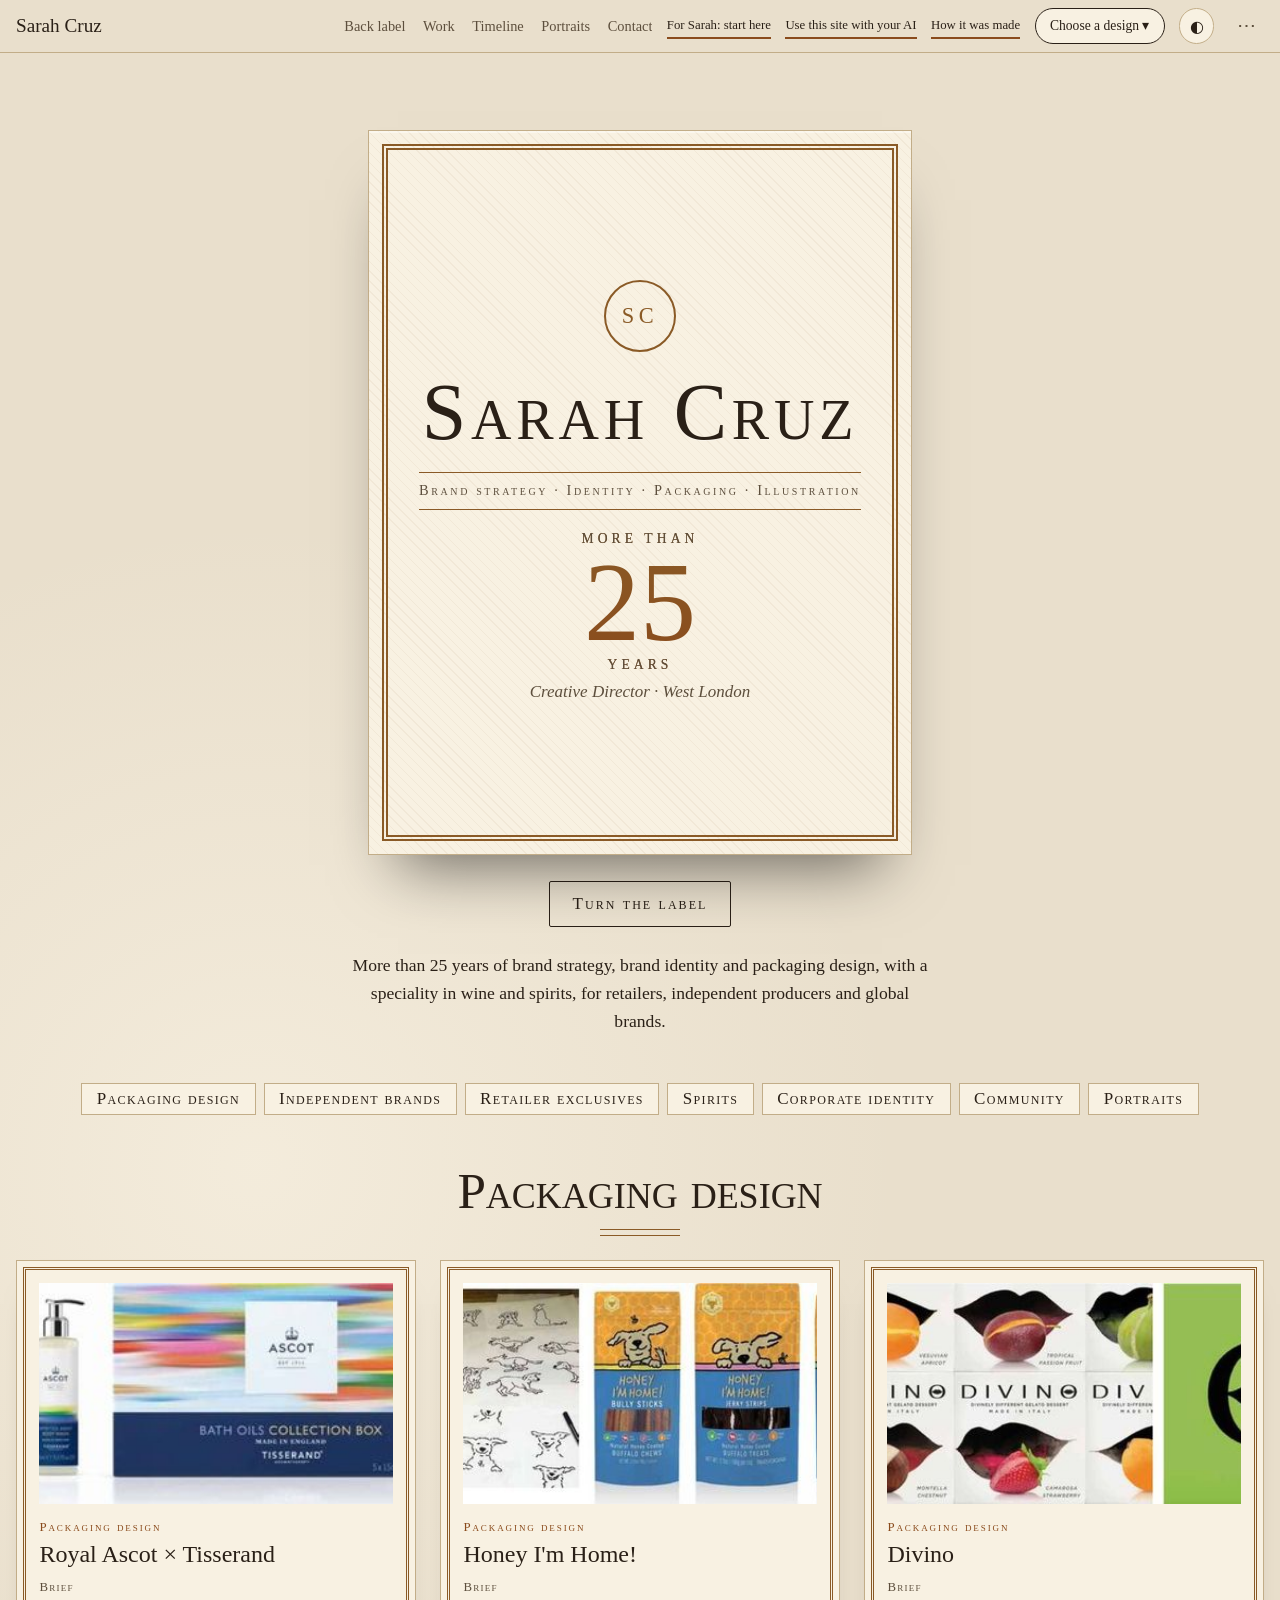
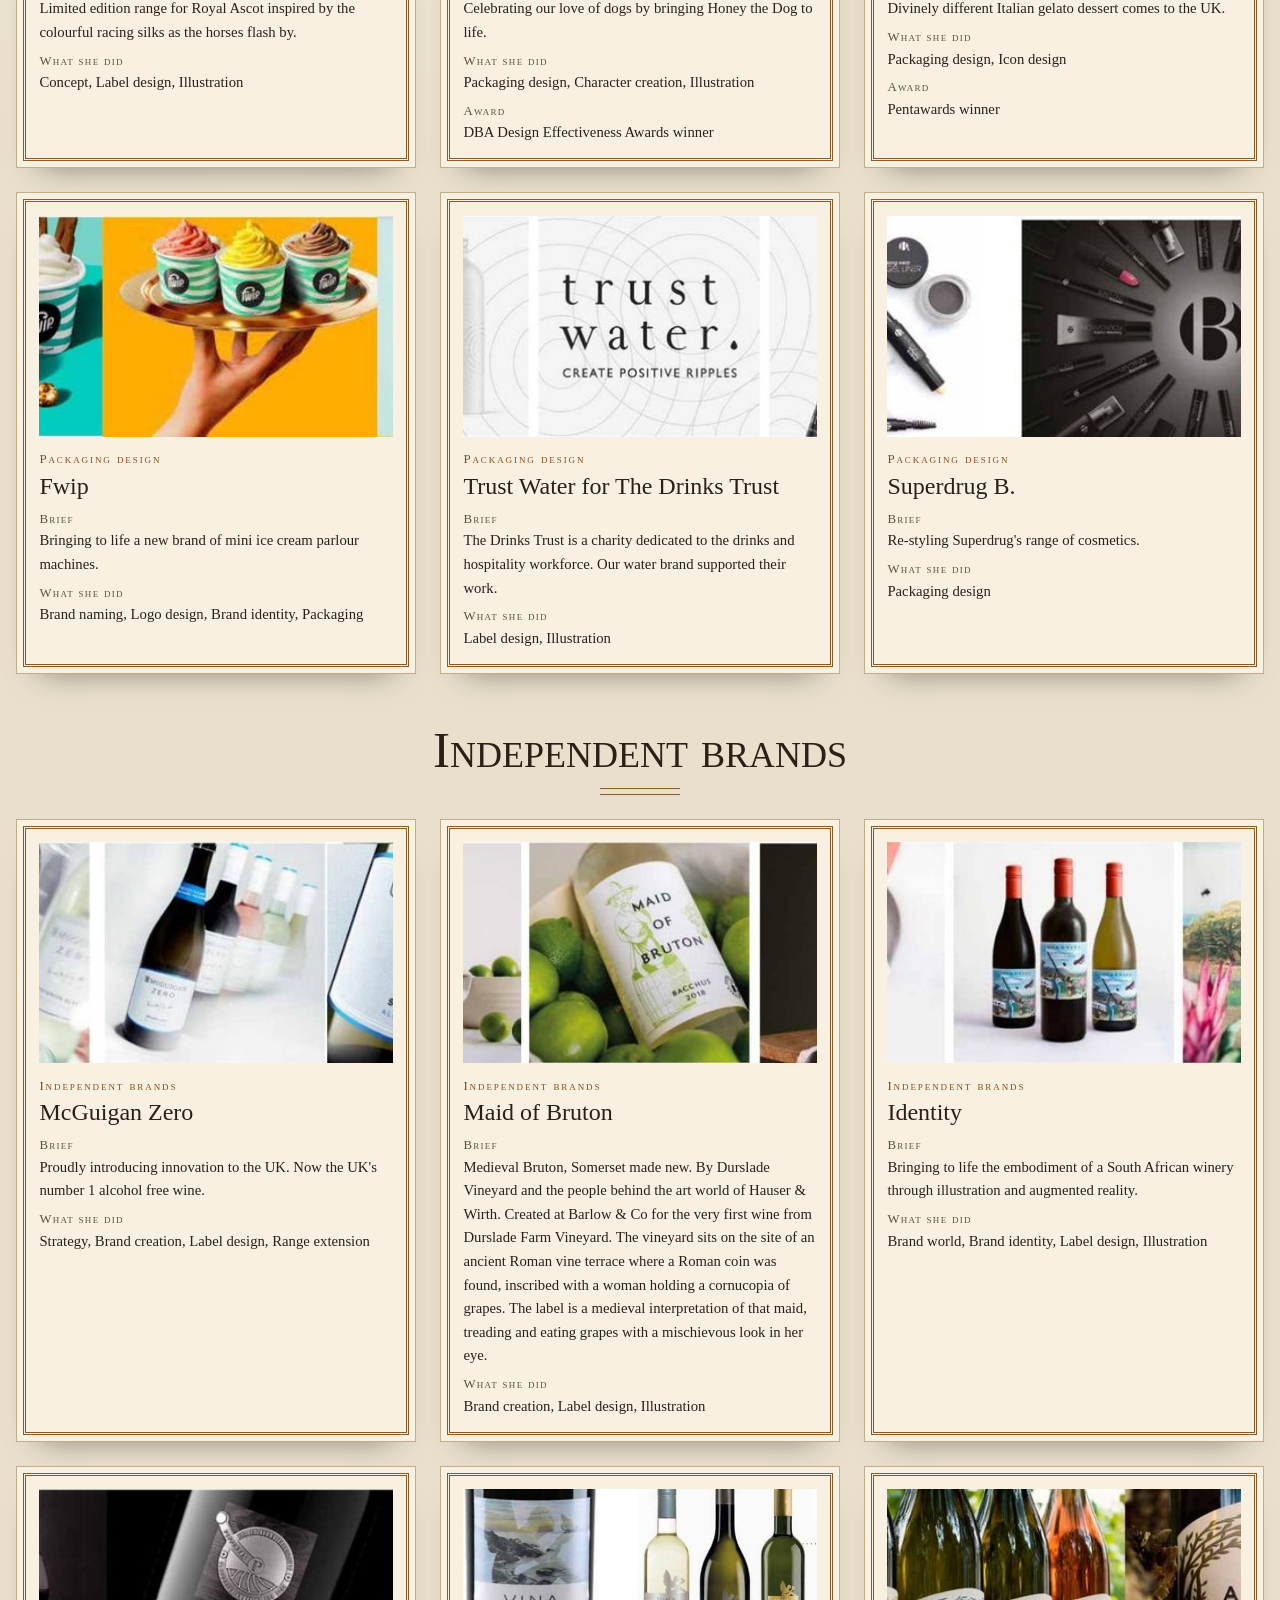
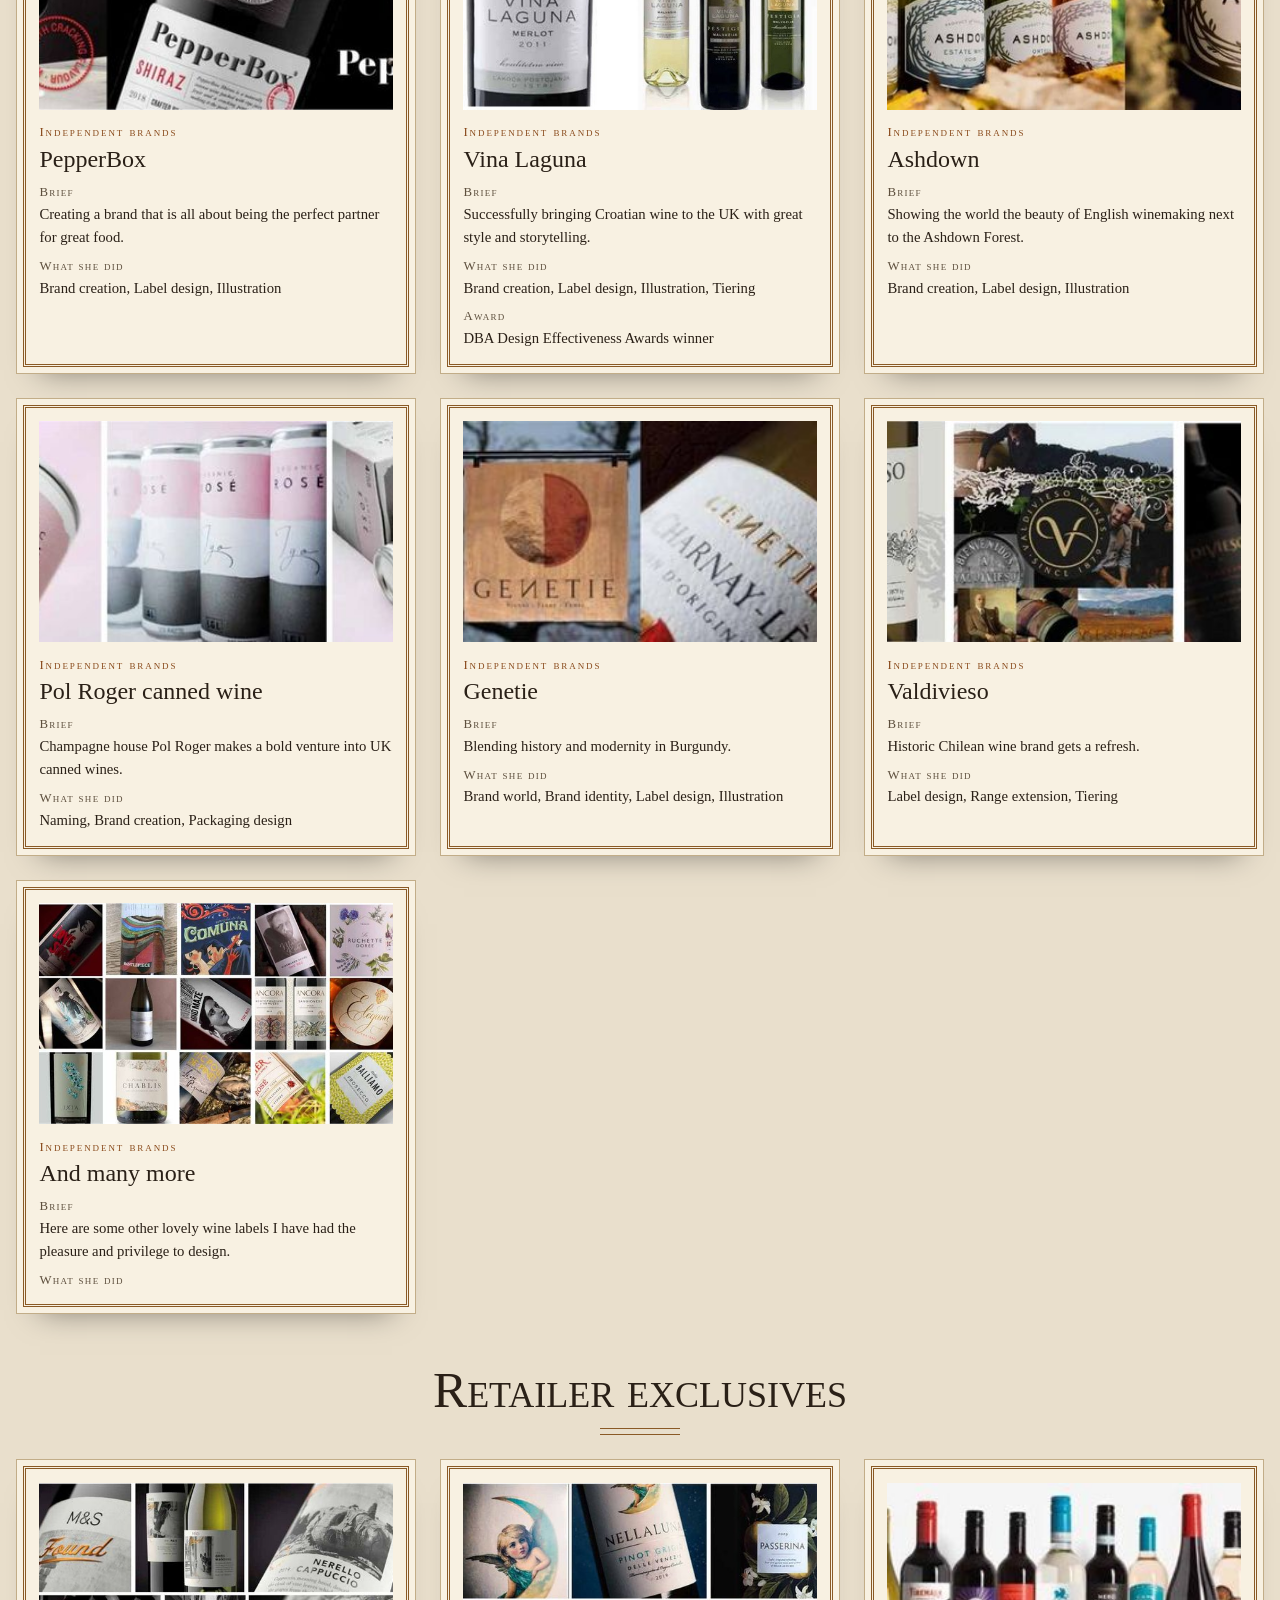
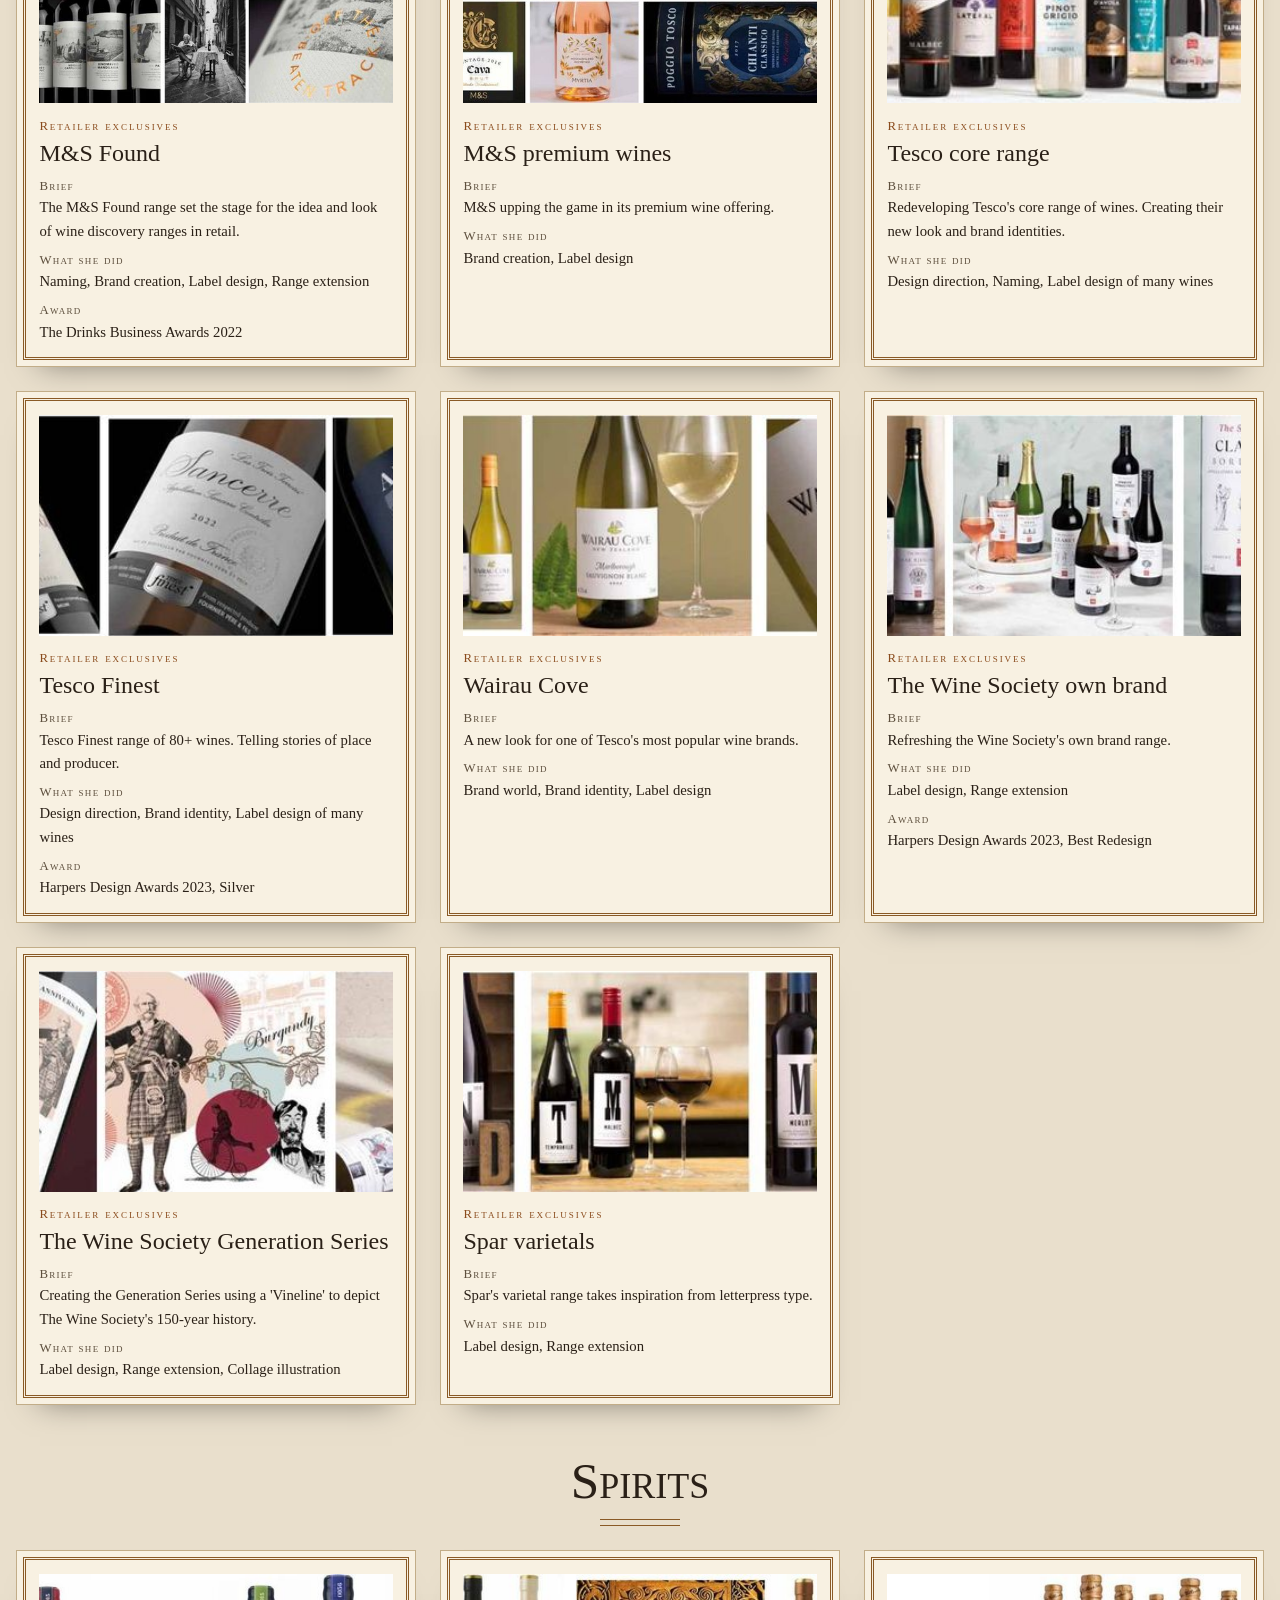
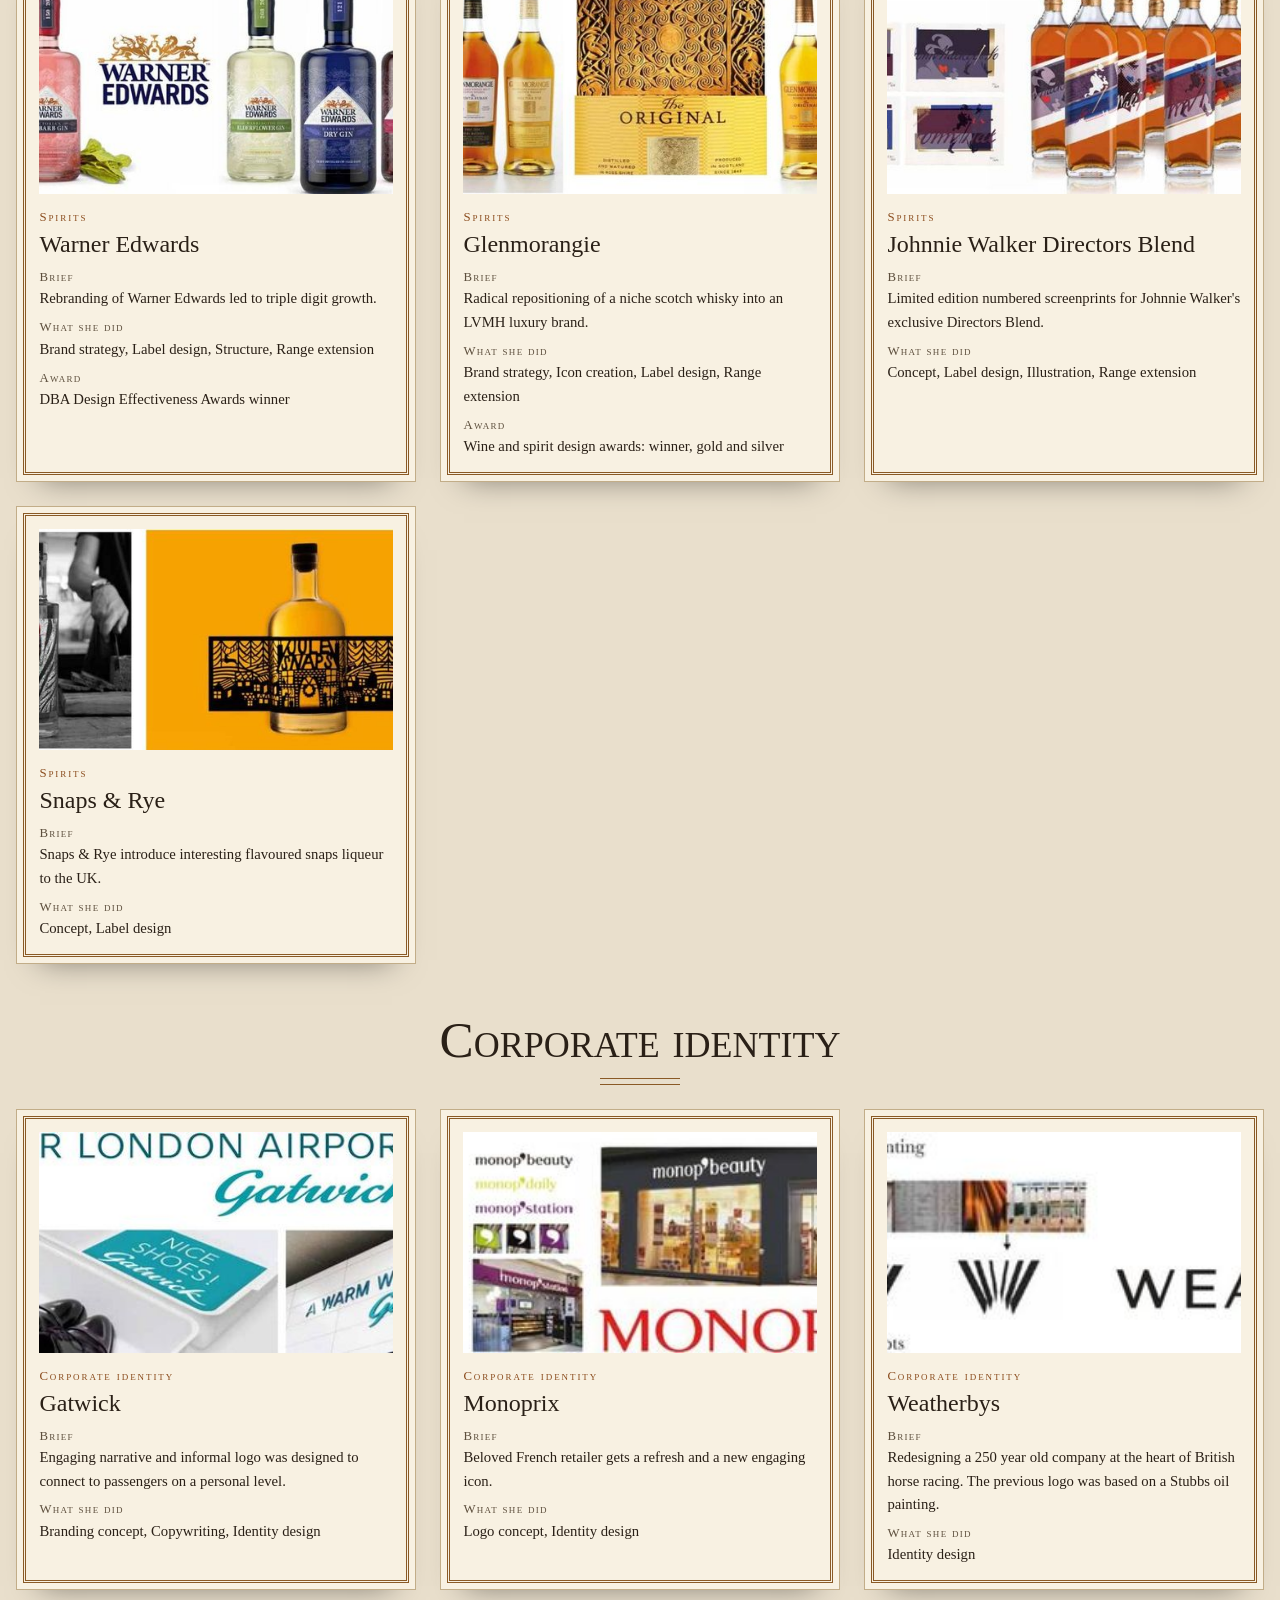
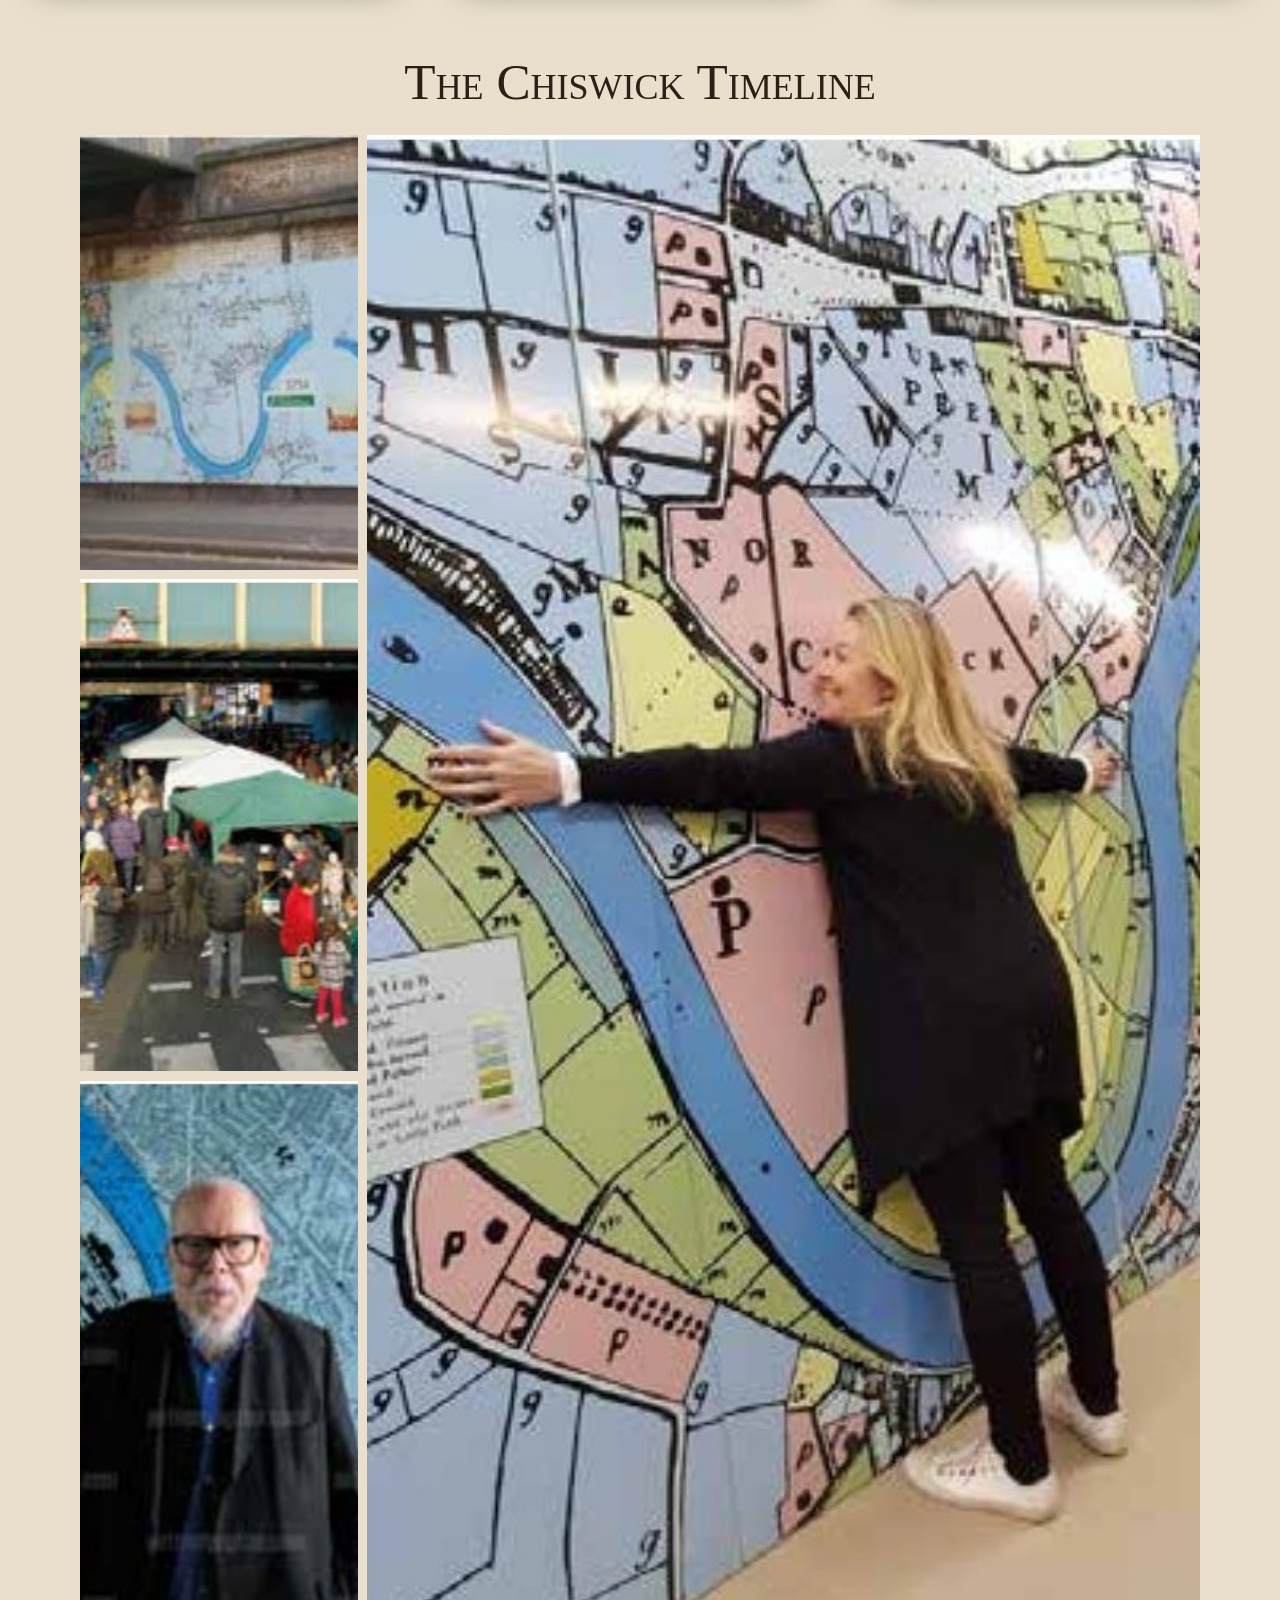
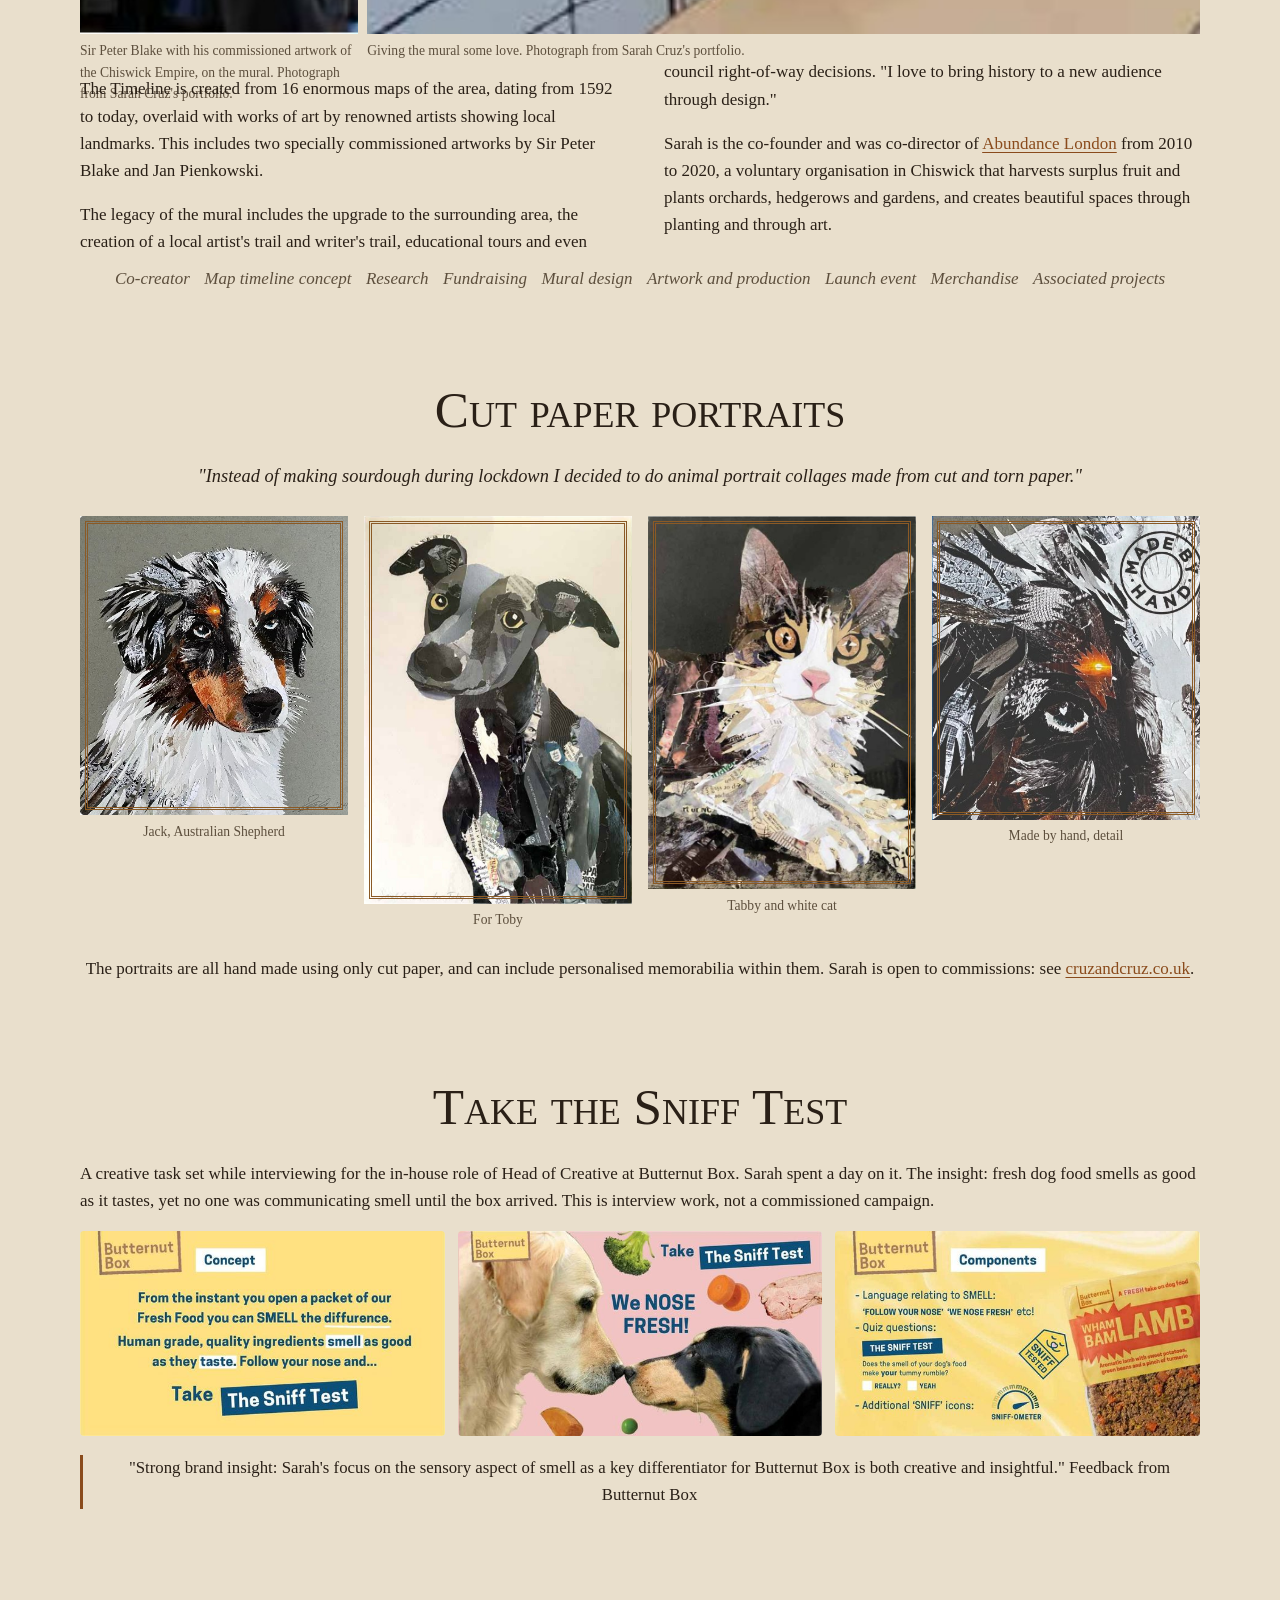
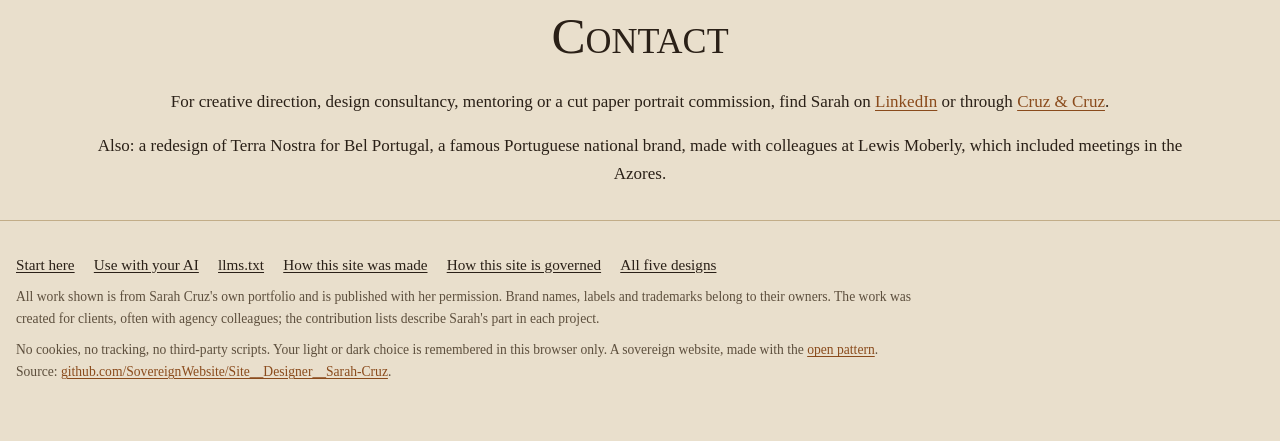
<file: site/designs/3.html>
<!doctype html>
<html lang="en-GB">
<head>
<meta charset="utf-8">
<meta name="viewport" content="width=device-width, initial-scale=1">
<title>Sarah Cruz, Creative Director and Designer</title>
<meta name="description" content="Sarah Cruz: creative director, design consultant, designer and illustrator. 25+ years in brand strategy, identity and packaging, with a speciality in wine and spirits. Co-creator of the Chiswick Timeline. Design: Front and Back.">
<meta name="color-scheme" content="light dark">
<link rel="canonical" href="https://sarah-cruz.designer.sovereignweb.site/designs/3.html">
<meta property="og:type" content="website">
<meta property="og:site_name" content="Sarah Cruz">
<meta property="og:title" content="Sarah Cruz, Creative Director and Designer">
<meta property="og:description" content="Creative Director, design consultant, designer and illustrator. 25+ years of brand strategy, identity and packaging, with a speciality in wine and spirits. Co-creator of the Chiswick Timeline.">
<meta property="og:url" content="https://sarah-cruz.designer.sovereignweb.site/designs/3.html">
<meta property="og:locale" content="en_GB">
<meta property="og:image" content="https://sarah-cruz.designer.sovereignweb.site/assets/share/card-1200x630.jpg">
<meta property="og:image:width" content="1200">
<meta property="og:image:height" content="630">
<meta property="og:image:alt" content="Sarah Cruz, Creative Director and designer, beside her M&amp;S Found wine labels">
<meta name="twitter:card" content="summary_large_image">
<meta name="twitter:title" content="Sarah Cruz, Creative Director and Designer">
<meta name="twitter:description" content="Creative Director, design consultant, designer and illustrator. 25+ years of brand strategy, identity and packaging, with a speciality in wine and spirits. Co-creator of the Chiswick Timeline.">
<meta name="twitter:image" content="https://sarah-cruz.designer.sovereignweb.site/assets/share/card-1200x630.jpg">
<meta name="twitter:image:alt" content="Sarah Cruz, Creative Director and designer, beside her M&amp;S Found wine labels">
<link rel="icon" href="data:image/svg+xml,%3Csvg xmlns='http://www.w3.org/2000/svg' viewBox='0 0 64 64'%3E%3Ccircle cx='32' cy='32' r='30' fill='%23b4432c'/%3E%3Ctext x='32' y='43' font-family='Georgia,serif' font-size='30' text-anchor='middle' fill='%23fff'%3ESC%3C/text%3E%3C/svg%3E">
<link rel="stylesheet" href="../css/common.css">
<link rel="stylesheet" href="../css/d3.css">
</head>
<body class="d3">
<a class="skip" href="#main">Skip to content</a>
<header class="top"><div class="bar"><a class="name" href="#main">Sarah Cruz</a><nav aria-label="Sections"><ul><li><a href="#about">Back label</a></li><li><a href="#work">Work</a></li><li><a href="#timeline">Timeline</a></li><li><a href="#portraits">Portraits</a></li><li><a href="#contact">Contact</a></li></ul></nav><a class="hlink" href="../start/">For Sarah: start here</a><a class="hlink" href="../agents/">Use this site with your AI</a><a class="hlink" href="../admin/">How it was made</a><details class="chooser"><summary>Choose a design</summary><div class="cards" role="list"><a class="card" role="listitem" href="../designs/1.html"><img src="../img/shots/d1.webp" alt="" width="640" height="400" loading="lazy"><strong>1. The Wine List</strong><span>Her work as a merchant&#x27;s list: by region, with tasting notes.</span></a><a class="card" role="listitem" href="../designs/2.html"><img src="../img/shots/d2.webp" alt="" width="640" height="400" loading="lazy"><strong>2. The Shelf</strong><span>Her packs back on a lit shop shelf, each with its ticket.</span></a><a class="card" role="listitem" href="../designs/3.html" aria-current="page"><img src="../img/shots/d3.webp" alt="" width="640" height="400" loading="lazy"><strong>3. Front and Back</strong><span>The page as one wine label: the front sells, the back tells.</span></a><a class="card" role="listitem" href="../designs/4.html"><img src="../img/shots/d4.webp" alt="" width="640" height="400" loading="lazy"><strong>4. The Timeline</strong><span>One long strip with a river through it, like the Chiswick mural.</span></a><a class="card" role="listitem" href="../designs/5.html"><img src="../img/shots/d5.webp" alt="" width="640" height="400" loading="lazy"><strong>5. Cut Paper</strong><span>Built in layers like her pet portraits, with the portraits first.</span></a><a class="card all" href="../designs/">All designs, as a list</a></div></details><button class="theme" type="button" aria-label="Switch between light and dark" title="Light or dark. Remembered in this browser only.">&#9680;</button><details class="family-menu"><summary aria-label="Sovereign Website links"><span aria-hidden="true">&#8943;</span></summary><ul>
<li><a href="https://sovereignwebsite.ai/">Sovereign Website</a></li><li><a href="https://sovereignwebsite.org/">Principles</a></li>
<li><a href="https://sovereignwebsite.site/">Hosted</a></li><li><a href="https://hub.sovereignwebsite.site/">Hub</a></li>
<li><a href="https://vault.sovereignwebsite.site/">Vault</a></li><li><a href="https://agenticcells.ai/">AgentiCCells</a></li>
<li><a href="https://riskmandate.ai/">RiskMandate</a></li><li><a href="https://newsroom.sgit.ai/">Newsroom</a></li></ul></details></div><div class="mobile-links"><a href="../start/">For Sarah: start here</a><a href="../agents/">Use with your AI</a><a href="../admin/">How it was made</a></div></header>
<main id="main">

<section class="bottle">
  <input type="checkbox" id="turn" class="turn-box">
  <div class="label3d">
    <div class="face front">
      <p class="crest" aria-hidden="true">SC</p>
      <h1>Sarah Cruz</h1>
      <p class="appellation">Brand strategy &middot; Identity &middot; Packaging &middot; Illustration</p>
      <p class="vintage"><span>More than</span> 25 <span>years</span></p>
      <p class="bottler">Creative Director &middot; West London</p>
    </div>
    <div class="face back" id="about" tabindex="0" role="region" aria-label="Back label: about Sarah">
      <h2>Back label</h2>
      <div class="backtext"><p>"I have 25+ years experience in Brand Strategy, Brand Identity, Packaging and much more." Most recently Sarah specialised in wine and spirits design as Creative Director of Barlow &amp; Co.</p><p>"I have been fortunate enough to spend most of my career designing on an almost daily basis so I would class myself as prolific. I'm not ready to hang up my pencil but I am open to roles in which I can advise strategically, mentor and direct the design process in an innovative, effective and agile way. I especially enjoy mentoring young designers."</p><p>"For over 10 years I have founded and led several local projects committed to improving our community in West London. I believe passionately in giving back to the community."</p><ul class="facts"><li>Creative Director, Barlow &amp; Co</li><li>Formerly at Lewis Moberly</li><li>Co-founder, Abundance London</li><li>Co-creator, The Chiswick Timeline</li><li>Graphic designer, Chiswick Cheese Market</li><li>West London</li></ul></div>
    </div>
  </div>
  <label for="turn" class="turn-btn">Turn the label</label>
  <p class="lede">More than 25 years of brand strategy, brand identity and packaging design, with a speciality in wine and spirits, for retailers, independent producers and global brands.</p>
</section>
<nav class="filters" aria-label="Kinds of work"><ul><li><a href="#g-packaging">Packaging design</a></li><li><a href="#g-independent">Independent brands</a></li><li><a href="#g-retail">Retailer exclusives</a></li><li><a href="#g-spirits">Spirits</a></li><li><a href="#g-identity">Corporate identity</a></li><li><a href="#timeline">Community</a></li><li><a href="#portraits">Portraits</a></li></ul></nav>
<section class="work" id="work"><h2 class="ghead" id="g-packaging">Packaging design</h2><div class="specs"><article class="spec"><figure><img src="../img/ascot-900.jpg" srcset="../img/ascot-600.jpg 600w, ../img/ascot-900.jpg 900w, ../img/ascot.jpg 1769w" sizes="(max-width:44rem) 100vw, 33vw" alt="Royal Ascot bath and body range by Tisserand in navy boxes banded with blurred rainbow racing-silk stripes" width="1769" height="489" loading="lazy" data-full="../img/ascot.jpg"></figure><p class="cat">Packaging design</p><h3>Royal Ascot × Tisserand</h3><dl><dt>Brief</dt><dd>Limited edition range for Royal Ascot inspired by the colourful racing silks as the horses flash by.</dd><dt>What she did</dt><dd>Concept, Label design, Illustration</dd></dl></article><article class="spec"><figure><img src="../img/honey-900.jpg" srcset="../img/honey-600.jpg 600w, ../img/honey-900.jpg 900w, ../img/honey.jpg 1769w" sizes="(max-width:44rem) 100vw, 33vw" alt="Sketches of a scruffy cartoon dog beside Honey I&#x27;m Home dog treat packs in blue and honeycomb yellow" width="1769" height="599" loading="lazy" data-full="../img/honey.jpg"></figure><p class="cat">Packaging design</p><h3>Honey I&#x27;m Home!</h3><dl><dt>Brief</dt><dd>Celebrating our love of dogs by bringing Honey the Dog to life.</dd><dt>What she did</dt><dd>Packaging design, Character creation, Illustration</dd><dt>Award</dt><dd>DBA Design Effectiveness Awards winner</dd></dl></article><article class="spec"><figure><img src="../img/divino-900.jpg" srcset="../img/divino-600.jpg 600w, ../img/divino-900.jpg 900w, ../img/divino.jpg 1684w" sizes="(max-width:44rem) 100vw, 33vw" alt="Divino gelato packs with fruit set between pairs of lips, and the lips icon on green" width="1684" height="584" loading="lazy" data-full="../img/divino.jpg"></figure><p class="cat">Packaging design</p><h3>Divino</h3><dl><dt>Brief</dt><dd>Divinely different Italian gelato dessert comes to the UK.</dd><dt>What she did</dt><dd>Packaging design, Icon design</dd><dt>Award</dt><dd>Pentawards winner</dd></dl></article><article class="spec"><figure><img src="../img/fwip-900.jpg" srcset="../img/fwip-600.jpg 600w, ../img/fwip-900.jpg 900w, ../img/fwip.jpg 1710w" sizes="(max-width:44rem) 100vw, 33vw" alt="Fwip ice cream tubs in teal stripes, a tray of three flavours, and the Fwip machine" width="1710" height="568" loading="lazy" data-full="../img/fwip.jpg"></figure><p class="cat">Packaging design</p><h3>Fwip</h3><dl><dt>Brief</dt><dd>Bringing to life a new brand of mini ice cream parlour machines.</dd><dt>What she did</dt><dd>Brand naming, Logo design, Brand identity, Packaging</dd></dl></article><article class="spec"><figure><img src="../img/trust-water-900.jpg" srcset="../img/trust-water-600.jpg 600w, ../img/trust-water-900.jpg 900w, ../img/trust-water.jpg 1556w" sizes="(max-width:44rem) 100vw, 33vw" alt="Black and white aluminium Trust Water bottles with a ripple pattern and the line Create positive ripples" width="1556" height="569" loading="lazy" data-full="../img/trust-water.jpg"></figure><p class="cat">Packaging design</p><h3>Trust Water for The Drinks Trust</h3><dl><dt>Brief</dt><dd>The Drinks Trust is a charity dedicated to the drinks and hospitality workforce. Our water brand supported their work.</dd><dt>What she did</dt><dd>Label design, Illustration</dd></dl></article><article class="spec"><figure><img src="../img/b-superdrug-900.jpg" srcset="../img/b-superdrug-600.jpg 600w, ../img/b-superdrug-900.jpg 900w, ../img/b-superdrug.jpg 1712w" sizes="(max-width:44rem) 100vw, 33vw" alt="Superdrug B. cosmetics in black packaging arranged in a starburst" width="1712" height="560" loading="lazy" data-full="../img/b-superdrug.jpg"></figure><p class="cat">Packaging design</p><h3>Superdrug B.</h3><dl><dt>Brief</dt><dd>Re-styling Superdrug&#x27;s range of cosmetics.</dd><dt>What she did</dt><dd>Packaging design</dd></dl></article></div><h2 class="ghead" id="g-independent">Independent brands</h2><div class="specs"><article class="spec"><figure><img src="../img/mcguigan-zero-900.jpg" srcset="../img/mcguigan-zero-600.jpg 600w, ../img/mcguigan-zero-900.jpg 900w, ../img/mcguigan-zero.jpg 1692w" sizes="(max-width:44rem) 100vw, 33vw" alt="McGuigan Zero alcohol free wine labels with a large faint 00 behind the signature" width="1692" height="540" loading="lazy" data-full="../img/mcguigan-zero.jpg"></figure><p class="cat">Independent brands</p><h3>McGuigan Zero</h3><dl><dt>Brief</dt><dd>Proudly introducing innovation to the UK. Now the UK&#x27;s number 1 alcohol free wine.</dd><dt>What she did</dt><dd>Strategy, Brand creation, Label design, Range extension</dd></dl></article><article class="spec"><figure><img src="../img/maid-of-bruton-900.jpg" srcset="../img/maid-of-bruton-600.jpg 600w, ../img/maid-of-bruton-900.jpg 900w, ../img/maid-of-bruton.jpg 1800w" sizes="(max-width:44rem) 100vw, 33vw" alt="Maid of Bruton Bacchus bottles with a green line drawing of a medieval maid treading grapes, among limes" width="1800" height="586" loading="lazy" data-full="../img/maid-of-bruton.jpg"></figure><p class="cat">Independent brands</p><h3>Maid of Bruton</h3><dl><dt>Brief</dt><dd>Medieval Bruton, Somerset made new. By Durslade Vineyard and the people behind the art world of Hauser &amp; Wirth. Created at Barlow &amp; Co for the very first wine from Durslade Farm Vineyard. The vineyard sits on the site of an ancient Roman vine terrace where a Roman coin was found, inscribed with a woman holding a cornucopia of grapes. The label is a medieval interpretation of that maid, treading and eating grapes with a mischievous look in her eye.</dd><dt>What she did</dt><dd>Brand creation, Label design, Illustration</dd></dl></article><article class="spec"><figure><img src="../img/identity-900.jpg" srcset="../img/identity-600.jpg 600w, ../img/identity-900.jpg 900w, ../img/identity.jpg 1694w" sizes="(max-width:44rem) 100vw, 33vw" alt="Identity wine labels with a busy illustrated South African landscape, and an owl from the augmented reality animation" width="1694" height="550" loading="lazy" data-full="../img/identity.jpg"></figure><p class="cat">Independent brands</p><h3>Identity</h3><dl><dt>Brief</dt><dd>Bringing to life the embodiment of a South African winery through illustration and augmented reality.</dd><dt>What she did</dt><dd>Brand world, Brand identity, Label design, Illustration</dd></dl></article><article class="spec"><figure><img src="../img/pepperbox-900.jpg" srcset="../img/pepperbox-600.jpg 600w, ../img/pepperbox-900.jpg 900w, ../img/pepperbox.jpg 1690w" sizes="(max-width:44rem) 100vw, 33vw" alt="PepperBox Shiraz with an embossed pepper grinder seal, and peppercorns spilling from a spoon" width="1690" height="566" loading="lazy" data-full="../img/pepperbox.jpg"></figure><p class="cat">Independent brands</p><h3>PepperBox</h3><dl><dt>Brief</dt><dd>Creating a brand that is all about being the perfect partner for great food.</dd><dt>What she did</dt><dd>Brand creation, Label design, Illustration</dd></dl></article><article class="spec"><figure><img src="../img/vina-laguna-900.jpg" srcset="../img/vina-laguna-600.jpg 600w, ../img/vina-laguna-900.jpg 900w, ../img/vina-laguna.jpg 1180w" sizes="(max-width:44rem) 100vw, 33vw" alt="Vina Laguna Croatian wine bottles with silver and gold angel illustrations" width="1180" height="900" loading="lazy" data-full="../img/vina-laguna.jpg"></figure><p class="cat">Independent brands</p><h3>Vina Laguna</h3><dl><dt>Brief</dt><dd>Successfully bringing Croatian wine to the UK with great style and storytelling.</dd><dt>What she did</dt><dd>Brand creation, Label design, Illustration, Tiering</dd><dt>Award</dt><dd>DBA Design Effectiveness Awards winner</dd></dl></article><article class="spec"><figure><img src="../img/ashdown-900.jpg" srcset="../img/ashdown-600.jpg 600w, ../img/ashdown-900.jpg 900w, ../img/ashdown.jpg 1684w" sizes="(max-width:44rem) 100vw, 33vw" alt="Ashdown English wine bottles in autumn leaves, each label framed by a wreath of branches" width="1684" height="644" loading="lazy" data-full="../img/ashdown.jpg"></figure><p class="cat">Independent brands</p><h3>Ashdown</h3><dl><dt>Brief</dt><dd>Showing the world the beauty of English winemaking next to the Ashdown Forest.</dd><dt>What she did</dt><dd>Brand creation, Label design, Illustration</dd></dl></article><article class="spec"><figure><img src="../img/pol-roger-igo-900.jpg" srcset="../img/pol-roger-igo-600.jpg 600w, ../img/pol-roger-igo-900.jpg 900w, ../img/pol-roger-igo.jpg 1676w" sizes="(max-width:44rem) 100vw, 33vw" alt="Pink and grey Organic Rose cans with a handwritten signature, on a pink background" width="1676" height="552" loading="lazy" data-full="../img/pol-roger-igo.jpg"></figure><p class="cat">Independent brands</p><h3>Pol Roger canned wine</h3><dl><dt>Brief</dt><dd>Champagne house Pol Roger makes a bold venture into UK canned wines.</dd><dt>What she did</dt><dd>Naming, Brand creation, Packaging design</dd></dl></article><article class="spec"><figure><img src="../img/genetie-900.jpg" srcset="../img/genetie-600.jpg 600w, ../img/genetie-900.jpg 900w, ../img/genetie.jpg 1800w" sizes="(max-width:44rem) 100vw, 33vw" alt="Genetie Burgundy: carved stone lettering, a hanging wooden sign with a half red moon, and the finished label" width="1800" height="452" loading="lazy" data-full="../img/genetie.jpg"></figure><p class="cat">Independent brands</p><h3>Genetie</h3><dl><dt>Brief</dt><dd>Blending history and modernity in Burgundy.</dd><dt>What she did</dt><dd>Brand world, Brand identity, Label design, Illustration</dd></dl></article><article class="spec"><figure><img src="../img/valdivieso-900.jpg" srcset="../img/valdivieso-600.jpg 600w, ../img/valdivieso-900.jpg 900w, ../img/valdivieso.jpg 1800w" sizes="(max-width:44rem) 100vw, 33vw" alt="Valdivieso Chardonnay label with a vine engraving, the V crest, and dark premium bottles" width="1800" height="584" loading="lazy" data-full="../img/valdivieso.jpg"></figure><p class="cat">Independent brands</p><h3>Valdivieso</h3><dl><dt>Brief</dt><dd>Historic Chilean wine brand gets a refresh.</dd><dt>What she did</dt><dd>Label design, Range extension, Tiering</dd></dl></article><article class="spec"><figure><img src="../img/labels-900.jpg" srcset="../img/labels-600.jpg 600w, ../img/labels-900.jpg 900w, ../img/labels.jpg 1800w" sizes="(max-width:44rem) 100vw, 33vw" alt="A grid of fifteen wine labels including Love Struck, Mantlepiece, Comuna, Ruchette Doree, Mind Maze, Ancora, Elegance, Ixia, Chablis, Picpoul de Pinet and Balliamo" width="1800" height="1074" loading="lazy" data-full="../img/labels.jpg"></figure><p class="cat">Independent brands</p><h3>And many more</h3><dl><dt>Brief</dt><dd>Here are some other lovely wine labels I have had the pleasure and privilege to design.</dd><dt>What she did</dt><dd></dd></dl></article></div><h2 class="ghead" id="g-retail">Retailer exclusives</h2><div class="specs"><article class="spec"><figure><img src="../img/ms-found-900.jpg" srcset="../img/ms-found-600.jpg 600w, ../img/ms-found-900.jpg 900w, ../img/ms-found.jpg 1728w" sizes="(max-width:44rem) 100vw, 33vw" alt="M&amp;S Found labels: black and white photographs of places off the beaten track, with a copper script logo" width="1728" height="976" loading="lazy" data-full="../img/ms-found.jpg"></figure><p class="cat">Retailer exclusives</p><h3>M&amp;S Found</h3><dl><dt>Brief</dt><dd>The M&amp;S Found range set the stage for the idea and look of wine discovery ranges in retail.</dd><dt>What she did</dt><dd>Naming, Brand creation, Label design, Range extension</dd><dt>Award</dt><dd>The Drinks Business Awards 2022</dd></dl></article><article class="spec"><figure><img src="../img/ms-premium-900.jpg" srcset="../img/ms-premium-600.jpg 600w, ../img/ms-premium-900.jpg 900w, ../img/ms-premium.jpg 1800w" sizes="(max-width:44rem) 100vw, 33vw" alt="M&amp;S premium wines: Nellaluna with a cherub on a crescent moon, Passerina with orange blossom, Cava, Myrtia and Poggio Tosco Chianti" width="1800" height="939" loading="lazy" data-full="../img/ms-premium.jpg"></figure><p class="cat">Retailer exclusives</p><h3>M&amp;S premium wines</h3><dl><dt>Brief</dt><dd>M&amp;S upping the game in its premium wine offering.</dd><dt>What she did</dt><dd>Brand creation, Label design</dd></dl></article><article class="spec"><figure><img src="../img/tesco-core-900.jpg" srcset="../img/tesco-core-600.jpg 600w, ../img/tesco-core-900.jpg 900w, ../img/tesco-core.jpg 1797w" sizes="(max-width:44rem) 100vw, 33vw" alt="A line of more than twenty Tesco core range wine bottles with new labels" width="1797" height="484" loading="lazy" data-full="../img/tesco-core.jpg"></figure><p class="cat">Retailer exclusives</p><h3>Tesco core range</h3><dl><dt>Brief</dt><dd>Redeveloping Tesco&#x27;s core range of wines. Creating their new look and brand identities.</dd><dt>What she did</dt><dd>Design direction, Naming, Label design of many wines</dd></dl></article><article class="spec"><figure><img src="../img/tesco-finest-900.jpg" srcset="../img/tesco-finest-600.jpg 600w, ../img/tesco-finest-900.jpg 900w, ../img/tesco-finest.jpg 1670w" sizes="(max-width:44rem) 100vw, 33vw" alt="Tesco Finest Chianti Classico Riserva, Sancerre and Albarino labels" width="1670" height="552" loading="lazy" data-full="../img/tesco-finest.jpg"></figure><p class="cat">Retailer exclusives</p><h3>Tesco Finest</h3><dl><dt>Brief</dt><dd>Tesco Finest range of 80+ wines. Telling stories of place and producer.</dd><dt>What she did</dt><dd>Design direction, Brand identity, Label design of many wines</dd><dt>Award</dt><dd>Harpers Design Awards 2023, Silver</dd></dl></article><article class="spec"><figure><img src="../img/wairau-cove-900.jpg" srcset="../img/wairau-cove-600.jpg 600w, ../img/wairau-cove-900.jpg 900w, ../img/wairau-cove.jpg 1674w" sizes="(max-width:44rem) 100vw, 33vw" alt="Wairau Cove New Zealand wines with a small bird logo, beside a glass of white wine" width="1674" height="546" loading="lazy" data-full="../img/wairau-cove.jpg"></figure><p class="cat">Retailer exclusives</p><h3>Wairau Cove</h3><dl><dt>Brief</dt><dd>A new look for one of Tesco&#x27;s most popular wine brands.</dd><dt>What she did</dt><dd>Brand world, Brand identity, Label design</dd></dl></article><article class="spec"><figure><img src="../img/wine-society-900.jpg" srcset="../img/wine-society-600.jpg 600w, ../img/wine-society-900.jpg 900w, ../img/wine-society.jpg 1746w" sizes="(max-width:44rem) 100vw, 33vw" alt="The Wine Society&#x27;s own brand bottles with fine engraved illustrations of figures and a fish" width="1746" height="568" loading="lazy" data-full="../img/wine-society.jpg"></figure><p class="cat">Retailer exclusives</p><h3>The Wine Society own brand</h3><dl><dt>Brief</dt><dd>Refreshing the Wine Society&#x27;s own brand range.</dd><dt>What she did</dt><dd>Label design, Range extension</dd><dt>Award</dt><dd>Harpers Design Awards 2023, Best Redesign</dd></dl></article><article class="spec"><figure><img src="../img/generation-series-900.jpg" srcset="../img/generation-series-600.jpg 600w, ../img/generation-series-900.jpg 900w, ../img/generation-series.jpg 1746w" sizes="(max-width:44rem) 100vw, 33vw" alt="The Wine Society Generation Series: collage labels of Victorian figures, a penny farthing and vines" width="1746" height="568" loading="lazy" data-full="../img/generation-series.jpg"></figure><p class="cat">Retailer exclusives</p><h3>The Wine Society Generation Series</h3><dl><dt>Brief</dt><dd>Creating the Generation Series using a &#x27;Vineline&#x27; to depict The Wine Society&#x27;s 150-year history.</dd><dt>What she did</dt><dd>Label design, Range extension, Collage illustration</dd></dl></article><article class="spec"><figure><img src="../img/spar-900.jpg" srcset="../img/spar-600.jpg 600w, ../img/spar-900.jpg 900w, ../img/spar.jpg 1754w" sizes="(max-width:44rem) 100vw, 33vw" alt="Spar varietal wines with big letterpress initials such as S, PN, M and SB, among wooden type" width="1754" height="562" loading="lazy" data-full="../img/spar.jpg"></figure><p class="cat">Retailer exclusives</p><h3>Spar varietals</h3><dl><dt>Brief</dt><dd>Spar&#x27;s varietal range takes inspiration from letterpress type.</dd><dt>What she did</dt><dd>Label design, Range extension</dd></dl></article></div><h2 class="ghead" id="g-spirits">Spirits</h2><div class="specs"><article class="spec"><figure><img src="../img/warner-edwards-900.jpg" srcset="../img/warner-edwards-600.jpg 600w, ../img/warner-edwards-900.jpg 900w, ../img/warner-edwards.jpg 1719w" sizes="(max-width:44rem) 100vw, 33vw" alt="Warner Edwards gin bottles in pink, pale green, deep blue and plum, with the gold griffin logo" width="1719" height="773" loading="lazy" data-full="../img/warner-edwards.jpg"></figure><p class="cat">Spirits</p><h3>Warner Edwards</h3><dl><dt>Brief</dt><dd>Rebranding of Warner Edwards led to triple digit growth.</dd><dt>What she did</dt><dd>Brand strategy, Label design, Structure, Range extension</dd><dt>Award</dt><dd>DBA Design Effectiveness Awards winner</dd></dl></article><article class="spec"><figure><img src="../img/glenmorangie-900.jpg" srcset="../img/glenmorangie-600.jpg 600w, ../img/glenmorangie-900.jpg 900w, ../img/glenmorangie.jpg 1798w" sizes="(max-width:44rem) 100vw, 33vw" alt="Glenmorangie bottles, a carved Celtic knotwork panel, and The Original bottle and box in gold" width="1798" height="790" loading="lazy" data-full="../img/glenmorangie.jpg"></figure><p class="cat">Spirits</p><h3>Glenmorangie</h3><dl><dt>Brief</dt><dd>Radical repositioning of a niche scotch whisky into an LVMH luxury brand.</dd><dt>What she did</dt><dd>Brand strategy, Icon creation, Label design, Range extension</dd><dt>Award</dt><dd>Wine and spirit design awards: winner, gold and silver</dd></dl></article><article class="spec"><figure><img src="../img/johnnie-walker-900.jpg" srcset="../img/johnnie-walker-600.jpg 600w, ../img/johnnie-walker-900.jpg 900w, ../img/johnnie-walker.jpg 1764w" sizes="(max-width:44rem) 100vw, 33vw" alt="Johnnie Walker Directors Blend bottles with screenprinted labels of the striding man in purple, blue and red" width="1764" height="762" loading="lazy" data-full="../img/johnnie-walker.jpg"></figure><p class="cat">Spirits</p><h3>Johnnie Walker Directors Blend</h3><dl><dt>Brief</dt><dd>Limited edition numbered screenprints for Johnnie Walker&#x27;s exclusive Directors Blend.</dd><dt>What she did</dt><dd>Concept, Label design, Illustration, Range extension</dd></dl></article><article class="spec"><figure><img src="../img/snaps-rye-900.jpg" srcset="../img/snaps-rye-600.jpg 600w, ../img/snaps-rye-900.jpg 900w, ../img/snaps-rye.jpg 1580w" sizes="(max-width:44rem) 100vw, 33vw" alt="Snaps and Rye bottles, one with a papercut label of a snowy village on orange" width="1580" height="708" loading="lazy" data-full="../img/snaps-rye.jpg"></figure><p class="cat">Spirits</p><h3>Snaps &amp; Rye</h3><dl><dt>Brief</dt><dd>Snaps &amp; Rye introduce interesting flavoured snaps liqueur to the UK.</dd><dt>What she did</dt><dd>Concept, Label design</dd></dl></article></div><h2 class="ghead" id="g-identity">Corporate identity</h2><div class="specs"><article class="spec"><figure><img src="../img/gatwick-900.jpg" srcset="../img/gatwick-600.jpg 600w, ../img/gatwick-900.jpg 900w, ../img/gatwick.jpg 1672w" sizes="(max-width:44rem) 100vw, 33vw" alt="Gatwick script logo with the line Your London Airport, on a shopping bag, a security tray reading Nice shoes, and a wall reading A warm welcome" width="1672" height="587" loading="lazy" data-full="../img/gatwick.jpg"></figure><p class="cat">Corporate identity</p><h3>Gatwick</h3><dl><dt>Brief</dt><dd>Engaging narrative and informal logo was designed to connect to passengers on a personal level.</dd><dt>What she did</dt><dd>Branding concept, Copywriting, Identity design</dd></dl></article><article class="spec"><figure><img src="../img/monoprix-900.jpg" srcset="../img/monoprix-600.jpg 600w, ../img/monoprix-900.jpg 900w, ../img/monoprix.jpg 1800w" sizes="(max-width:44rem) 100vw, 33vw" alt="Monoprix and Monop&#x27; shopfronts with the red speech mark icon and a bubble saying bonjour" width="1800" height="481" loading="lazy" data-full="../img/monoprix.jpg"></figure><p class="cat">Corporate identity</p><h3>Monoprix</h3><dl><dt>Brief</dt><dd>Beloved French retailer gets a refresh and a new engaging icon.</dd><dt>What she did</dt><dd>Logo concept, Identity design</dd></dl></article><article class="spec"><figure><img src="../img/weatherbys-900.jpg" srcset="../img/weatherbys-600.jpg 600w, ../img/weatherbys-900.jpg 900w, ../img/weatherbys.jpg 1724w" sizes="(max-width:44rem) 100vw, 33vw" alt="Weatherbys logo development from a Stubbs painting through concepts to the final green tree mark" width="1724" height="380" loading="lazy" data-full="../img/weatherbys.jpg"></figure><p class="cat">Corporate identity</p><h3>Weatherbys</h3><dl><dt>Brief</dt><dd>Redesigning a 250 year old company at the heart of British horse racing. The previous logo was based on a Stubbs oil painting.</dd><dt>What she did</dt><dd>Identity design</dd></dl></article></div></section>
<section class="band" id="timeline"><h2>The Chiswick Timeline</h2><div class="tl-grid"><figure class="tl-mural"><img src="../img/timeline-mural-900.jpg" srcset="../img/timeline-mural-600.jpg 600w, ../img/timeline-mural-900.jpg 900w, ../img/timeline-mural.jpg 1458w" sizes="(max-width:44rem) 100vw, 40vw" alt="The full length of the Chiswick Timeline mural under a railway bridge, with the blue river Thames winding across every map" width="1458" height="436" loading="lazy" data-full="../img/timeline-mural.jpg"><figcaption>The mural under the railway bridge. Photograph from Sarah Cruz's portfolio.</figcaption></figure><figure class="tl-hug"><img src="../img/timeline-hug.jpg" alt="Sarah Cruz stretching her arms wide to hug a section of the mural map" width="534" height="944" loading="lazy" data-full="../img/timeline-hug.jpg"><figcaption>Giving the mural some love. Photograph from Sarah Cruz's portfolio.</figcaption></figure><figure class="tl-launch"><img src="../img/timeline-launch.jpg" alt="A large crowd gathered under the bridge on launch day" width="800" height="402" loading="lazy" data-full="../img/timeline-launch.jpg"><figcaption>Launch day. Photograph from Sarah Cruz's portfolio.</figcaption></figure><figure class="tl-blake"><img src="../img/timeline-blake.jpg" alt="Sir Peter Blake standing in front of his artwork of the Chiswick Empire on the mural" width="566" height="366" loading="lazy" data-full="../img/timeline-blake.jpg"><figcaption>Sir Peter Blake with his commissioned artwork of the Chiswick Empire, on the mural. Photograph from Sarah Cruz's portfolio.</figcaption></figure></div><div class="cols"><p>The Timeline is created from 16 enormous maps of the area, dating from 1592 to today, overlaid with works of art by renowned artists showing local landmarks. This includes two specially commissioned artworks by Sir Peter Blake and Jan Pienkowski.</p><p>The legacy of the mural includes the upgrade to the surrounding area, the creation of a local artist's trail and writer's trail, educational tours and even council right-of-way decisions. "I love to bring history to a new audience through design."</p><p>Sarah is the co-founder and was co-director of <a href="https://abundancelondon.com/">Abundance London</a> from 2010 to 2020, a voluntary organisation in Chiswick that harvests surplus fruit and plants orchards, hedgerows and gardens, and creates beautiful spaces through planting and through art.</p></div><ul class="contrib"><li>Co-creator</li><li>Map timeline concept</li><li>Research</li><li>Fundraising</li><li>Mural design</li><li>Artwork and production</li><li>Launch event</li><li>Merchandise</li><li>Associated projects</li></ul></section>
<section class="band" id="portraits"><h2>Cut paper portraits</h2><p class="q">&quot;Instead of making sourdough during lockdown I decided to do animal portrait collages made from cut and torn paper.&quot;</p><div class="ptr"><figure><img src="../img/jack.jpg" alt="Cut paper portrait of Jack, an Australian Shepherd with black, white and copper markings and pale blue eyes" width="472" height="528" loading="lazy" data-full="../img/jack.jpg"><figcaption>Jack, Australian Shepherd</figcaption></figure><figure><img src="../img/toby.jpg" alt="Cut paper portrait of a grey lurcher, made from torn printed papers, signed for Toby" width="964" height="1396" loading="lazy" data-full="../img/toby.jpg"><figcaption>For Toby</figcaption></figure><figure><img src="../img/cat-900.jpg" srcset="../img/cat-600.jpg 600w, ../img/cat-900.jpg 900w, ../img/cat.jpg 1020w" sizes="(max-width:44rem) 50vw, 25vw" alt="Cut paper portrait of a tabby and white cat with amber eyes and long paper whiskers, on black" width="1020" height="1422" loading="lazy" data-full="../img/cat.jpg"><figcaption>Tabby and white cat</figcaption></figure><figure><img src="../img/jack-detail.jpg" alt="Close up of Jack&#x27;s eye, showing layers of printed paper, with a Made by hand stamp" width="465" height="528" loading="lazy" data-full="../img/jack-detail.jpg"><figcaption>Made by hand, detail</figcaption></figure></div><p>The portraits are all hand made using only cut paper, and can include personalised memorabilia within them. Sarah is open to commissions: see <a href="https://cruzandcruz.co.uk">cruzandcruz.co.uk</a>.</p></section>
<section class="band" id="concept"><h2>Take the Sniff Test</h2><p class="note">A creative task set while interviewing for the in-house role of Head of Creative at Butternut Box. Sarah spent a day on it. The insight: fresh dog food smells as good as it tastes, yet no one was communicating smell until the box arrived. This is interview work, not a commissioned campaign.</p><div class="deck"><figure><img src="../img/butternut-08-900.jpg" srcset="../img/butternut-08-600.jpg 600w, ../img/butternut-08-900.jpg 900w, ../img/butternut-08.jpg 1400w" sizes="(max-width:44rem) 100vw, 33vw" alt="Concept slide: From the instant you open a packet you can smell the difference. Take the Sniff Test" width="1400" height="787" loading="lazy" data-full="../img/butternut-08.jpg"></figure><figure><img src="../img/butternut-11-900.jpg" srcset="../img/butternut-11-600.jpg 600w, ../img/butternut-11-900.jpg 900w, ../img/butternut-11.jpg 1400w" sizes="(max-width:44rem) 100vw, 33vw" alt="Two dogs nose to nose surrounded by vegetables, with the line We NOSE fresh" width="1400" height="787" loading="lazy" data-full="../img/butternut-11.jpg"></figure><figure><img src="../img/butternut-13-900.jpg" srcset="../img/butternut-13-600.jpg 600w, ../img/butternut-13-900.jpg 900w, ../img/butternut-13.jpg 1400w" sizes="(max-width:44rem) 100vw, 33vw" alt="Components: smell language, a Sniff Test quiz, a Sniff Tested badge and a Sniff-ometer" width="1400" height="787" loading="lazy" data-full="../img/butternut-13.jpg"></figure></div><blockquote>&quot;Strong brand insight: Sarah&#x27;s focus on the sensory aspect of smell as a key differentiator for Butternut Box is both creative and insightful.&quot; Feedback from Butternut Box</blockquote></section>
<section class="band" id="contact"><h2>Contact</h2><p>For creative direction, design consultancy, mentoring or a cut paper portrait commission, find Sarah on <a href="https://www.linkedin.com/in/sarah-cruz-designer">LinkedIn</a> or through <a href="https://cruzandcruz.co.uk">Cruz &amp; Cruz</a>.</p><p>Also: a redesign of Terra Nostra for Bel Portugal, a famous Portuguese national brand, made with colleagues at Lewis Moberly, which included meetings in the Azores.</p></section>
</main>
<footer class="foot"><div class="in"><p class="flinks"><a href="../start/">Start here</a> <a href="../agents/">Use with your AI</a> <a href="../llms.txt">llms.txt</a> <a href="../admin/">How this site was made</a> <a href="../policy/">How this site is governed</a> <a href="../designs/">All five designs</a></p><p>All work shown is from Sarah Cruz's own portfolio and is published with her permission. Brand names, labels and trademarks belong to their owners. The work was created for clients, often with agency colleagues; the contribution lists describe Sarah's part in each project.</p><p>No cookies, no tracking, no third-party scripts. Your light or dark choice is remembered in this browser only. A sovereign website, made with the <a href="https://sovereignwebsite.org/">open pattern</a>. Source: <a href="https://github.com/SovereignWebsite/Site__Designer__Sarah-Cruz">github.com/SovereignWebsite/Site__Designer__Sarah-Cruz</a>.</p></div></footer><dialog id="lb" aria-label="Image viewer"><form method="dialog"><button aria-label="Close">&times;</button></form><p></p></dialog>
<script src="../js/site.js" defer></script>

</body>
</html>
</file>
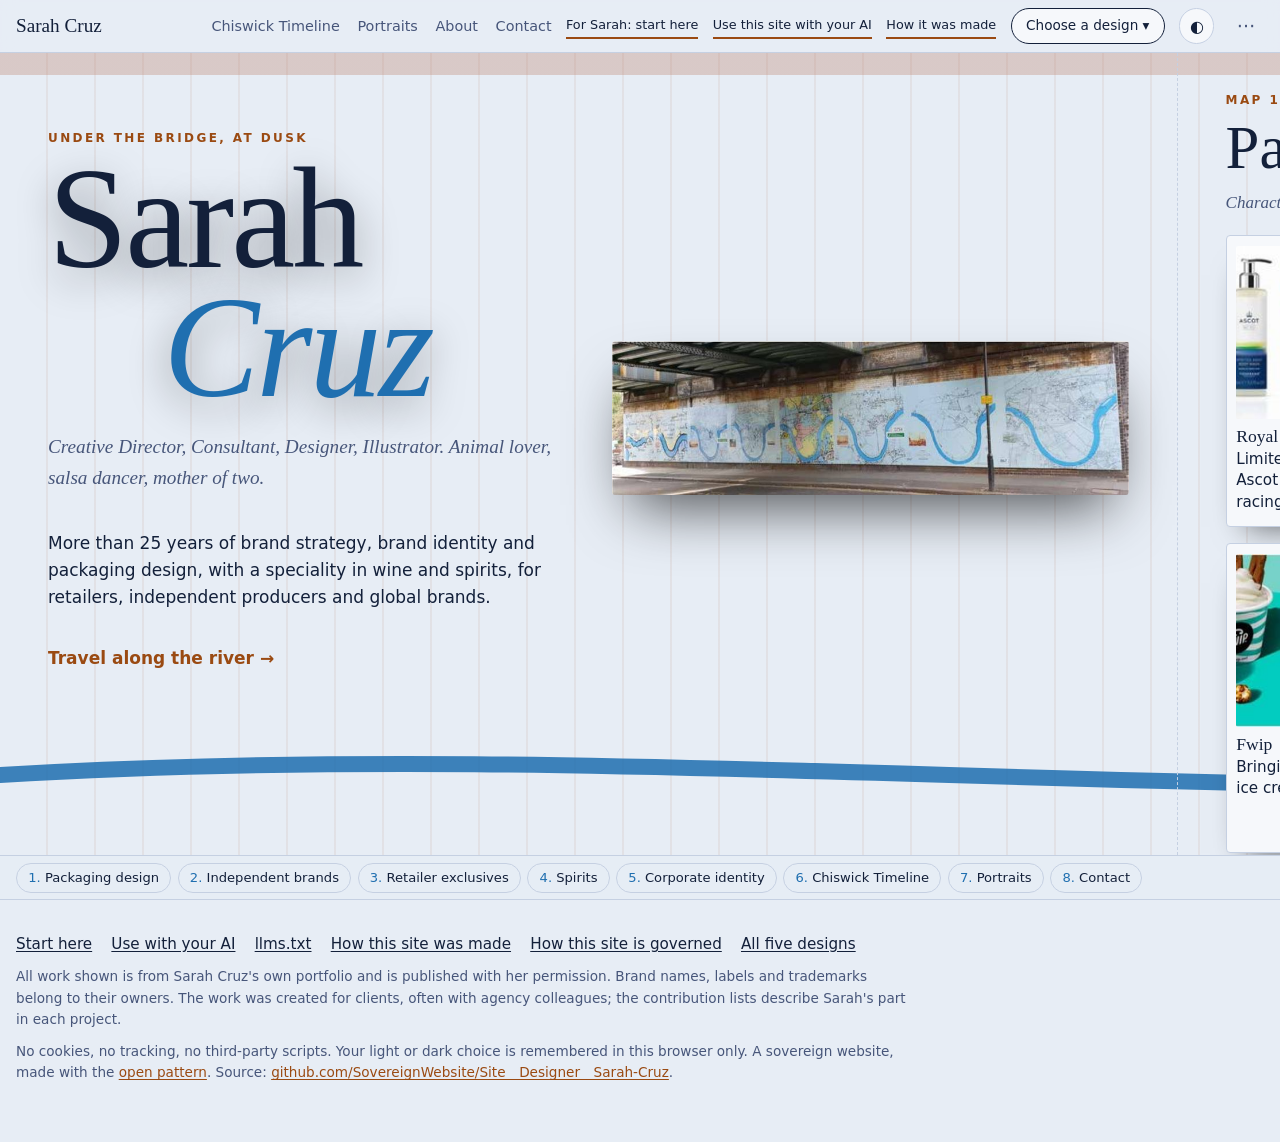
<file: site/designs/4.html>
<!doctype html>
<html lang="en-GB">
<head>
<meta charset="utf-8">
<meta name="viewport" content="width=device-width, initial-scale=1">
<title>Sarah Cruz, Creative Director and Designer</title>
<meta name="description" content="Sarah Cruz: creative director, design consultant, designer and illustrator. 25+ years in brand strategy, identity and packaging, with a speciality in wine and spirits. Co-creator of the Chiswick Timeline. Design: The Timeline.">
<meta name="color-scheme" content="light dark">
<link rel="canonical" href="https://sarah-cruz.designer.sovereignweb.site/designs/4.html">
<meta property="og:type" content="website">
<meta property="og:site_name" content="Sarah Cruz">
<meta property="og:title" content="Sarah Cruz, Creative Director and Designer">
<meta property="og:description" content="Creative Director, design consultant, designer and illustrator. 25+ years of brand strategy, identity and packaging, with a speciality in wine and spirits. Co-creator of the Chiswick Timeline.">
<meta property="og:url" content="https://sarah-cruz.designer.sovereignweb.site/designs/4.html">
<meta property="og:locale" content="en_GB">
<meta property="og:image" content="https://sarah-cruz.designer.sovereignweb.site/assets/share/card-1200x630.jpg">
<meta property="og:image:width" content="1200">
<meta property="og:image:height" content="630">
<meta property="og:image:alt" content="Sarah Cruz, Creative Director and designer, beside her M&amp;S Found wine labels">
<meta name="twitter:card" content="summary_large_image">
<meta name="twitter:title" content="Sarah Cruz, Creative Director and Designer">
<meta name="twitter:description" content="Creative Director, design consultant, designer and illustrator. 25+ years of brand strategy, identity and packaging, with a speciality in wine and spirits. Co-creator of the Chiswick Timeline.">
<meta name="twitter:image" content="https://sarah-cruz.designer.sovereignweb.site/assets/share/card-1200x630.jpg">
<meta name="twitter:image:alt" content="Sarah Cruz, Creative Director and designer, beside her M&amp;S Found wine labels">
<link rel="icon" href="data:image/svg+xml,%3Csvg xmlns='http://www.w3.org/2000/svg' viewBox='0 0 64 64'%3E%3Ccircle cx='32' cy='32' r='30' fill='%23b4432c'/%3E%3Ctext x='32' y='43' font-family='Georgia,serif' font-size='30' text-anchor='middle' fill='%23fff'%3ESC%3C/text%3E%3C/svg%3E">
<link rel="stylesheet" href="../css/common.css">
<link rel="stylesheet" href="../css/d4.css">
</head>
<body class="d4">
<a class="skip" href="#main">Skip to content</a>
<header class="top"><div class="bar"><a class="name" href="#main">Sarah Cruz</a><nav aria-label="Sections"><ul><li><a href="#timeline">Chiswick Timeline</a></li><li><a href="#portraits">Portraits</a></li><li><a href="#about">About</a></li><li><a href="#contact">Contact</a></li></ul></nav><a class="hlink" href="../start/">For Sarah: start here</a><a class="hlink" href="../agents/">Use this site with your AI</a><a class="hlink" href="../admin/">How it was made</a><details class="chooser"><summary>Choose a design</summary><div class="cards" role="list"><a class="card" role="listitem" href="../designs/1.html"><img src="../img/shots/d1.webp" alt="" width="640" height="400" loading="lazy"><strong>1. The Wine List</strong><span>Her work as a merchant&#x27;s list: by region, with tasting notes.</span></a><a class="card" role="listitem" href="../designs/2.html"><img src="../img/shots/d2.webp" alt="" width="640" height="400" loading="lazy"><strong>2. The Shelf</strong><span>Her packs back on a lit shop shelf, each with its ticket.</span></a><a class="card" role="listitem" href="../designs/3.html"><img src="../img/shots/d3.webp" alt="" width="640" height="400" loading="lazy"><strong>3. Front and Back</strong><span>The page as one wine label: the front sells, the back tells.</span></a><a class="card" role="listitem" href="../designs/4.html" aria-current="page"><img src="../img/shots/d4.webp" alt="" width="640" height="400" loading="lazy"><strong>4. The Timeline</strong><span>One long strip with a river through it, like the Chiswick mural.</span></a><a class="card" role="listitem" href="../designs/5.html"><img src="../img/shots/d5.webp" alt="" width="640" height="400" loading="lazy"><strong>5. Cut Paper</strong><span>Built in layers like her pet portraits, with the portraits first.</span></a><a class="card all" href="../designs/">All designs, as a list</a></div></details><button class="theme" type="button" aria-label="Switch between light and dark" title="Light or dark. Remembered in this browser only.">&#9680;</button><details class="family-menu"><summary aria-label="Sovereign Website links"><span aria-hidden="true">&#8943;</span></summary><ul>
<li><a href="https://sovereignwebsite.ai/">Sovereign Website</a></li><li><a href="https://sovereignwebsite.org/">Principles</a></li>
<li><a href="https://sovereignwebsite.site/">Hosted</a></li><li><a href="https://hub.sovereignwebsite.site/">Hub</a></li>
<li><a href="https://vault.sovereignwebsite.site/">Vault</a></li><li><a href="https://agenticcells.ai/">AgentiCCells</a></li>
<li><a href="https://riskmandate.ai/">RiskMandate</a></li><li><a href="https://newsroom.sgit.ai/">Newsroom</a></li></ul></details></div><div class="mobile-links"><a href="../start/">For Sarah: start here</a><a href="../agents/">Use with your AI</a><a href="../admin/">How it was made</a></div></header>
<main id="main">

<div class="strip" id="strip" tabindex="0" role="region" aria-label="Sarah Cruz's work as a timeline. Scroll or use the arrow keys to travel along it.">
  <svg class="river" aria-hidden="true" preserveAspectRatio="none" viewBox="0 0 1000 100"><path d="M0 50 C 60 10, 120 90, 180 50 S 300 10, 360 50 S 480 90, 540 50 S 660 10, 720 50 S 840 90, 900 50 S 980 20, 1000 50"/></svg>
  <section class="panel start" tabindex="0" aria-label="Sarah Cruz, the start of the timeline">
    <p class="mapno">Under the bridge, at dusk</p>
    <h1>Sarah <span>Cruz</span></h1>
    <p class="roles">Creative Director, Consultant, Designer, Illustrator. Animal lover, salsa dancer, mother of two.</p>
    <p class="lede">More than 25 years of brand strategy, brand identity and packaging design, with a speciality in wine and spirits, for retailers, independent producers and global brands.</p>
    <p class="hint">Travel along the river <span aria-hidden="true">&rarr;</span></p>
    <figure class="start-art"><img src="../img/timeline-mural-900.jpg" srcset="../img/timeline-mural-600.jpg 600w, ../img/timeline-mural-900.jpg 900w, ../img/timeline-mural.jpg 1458w" sizes="(max-width:44rem) 100vw, 50vw" alt="The full length of the Chiswick Timeline mural under a railway bridge, with the blue river Thames winding across every map" width="1458" height="436" data-full="../img/timeline-mural.jpg"></figure>
  </section>
  <section class="panel" id="packaging" tabindex="0" aria-label="Map 1: Packaging design"><p class="mapno">Map 1</p><h2>Packaging design</h2><p class="sub">Characters, colour and craft for things people pick up.</p><div class="tiles"><figure><img src="../img/ascot-900.jpg" srcset="../img/ascot-600.jpg 600w, ../img/ascot-900.jpg 900w, ../img/ascot.jpg 1769w" sizes="(max-width:44rem) 100vw, 22vw" alt="Royal Ascot bath and body range by Tisserand in navy boxes banded with blurred rainbow racing-silk stripes" width="1769" height="489" loading="lazy" data-full="../img/ascot.jpg"><figcaption><strong>Royal Ascot × Tisserand</strong> Limited edition range for Royal Ascot inspired by the colourful racing silks as the horses flash by.</figcaption></figure><figure><img src="../img/honey-900.jpg" srcset="../img/honey-600.jpg 600w, ../img/honey-900.jpg 900w, ../img/honey.jpg 1769w" sizes="(max-width:44rem) 100vw, 22vw" alt="Sketches of a scruffy cartoon dog beside Honey I&#x27;m Home dog treat packs in blue and honeycomb yellow" width="1769" height="599" loading="lazy" data-full="../img/honey.jpg"><figcaption><strong>Honey I&#x27;m Home!</strong> Celebrating our love of dogs by bringing Honey the Dog to life. <span class="award">DBA Design Effectiveness Awards winner</span></figcaption></figure><figure><img src="../img/divino-900.jpg" srcset="../img/divino-600.jpg 600w, ../img/divino-900.jpg 900w, ../img/divino.jpg 1684w" sizes="(max-width:44rem) 100vw, 22vw" alt="Divino gelato packs with fruit set between pairs of lips, and the lips icon on green" width="1684" height="584" loading="lazy" data-full="../img/divino.jpg"><figcaption><strong>Divino</strong> Divinely different Italian gelato dessert comes to the UK. <span class="award">Pentawards winner</span></figcaption></figure><figure><img src="../img/fwip-900.jpg" srcset="../img/fwip-600.jpg 600w, ../img/fwip-900.jpg 900w, ../img/fwip.jpg 1710w" sizes="(max-width:44rem) 100vw, 22vw" alt="Fwip ice cream tubs in teal stripes, a tray of three flavours, and the Fwip machine" width="1710" height="568" loading="lazy" data-full="../img/fwip.jpg"><figcaption><strong>Fwip</strong> Bringing to life a new brand of mini ice cream parlour machines.</figcaption></figure><figure><img src="../img/trust-water-900.jpg" srcset="../img/trust-water-600.jpg 600w, ../img/trust-water-900.jpg 900w, ../img/trust-water.jpg 1556w" sizes="(max-width:44rem) 100vw, 22vw" alt="Black and white aluminium Trust Water bottles with a ripple pattern and the line Create positive ripples" width="1556" height="569" loading="lazy" data-full="../img/trust-water.jpg"><figcaption><strong>Trust Water for The Drinks Trust</strong> The Drinks Trust is a charity dedicated to the drinks and hospitality workforce. Our water brand supported their work.</figcaption></figure><figure><img src="../img/b-superdrug-900.jpg" srcset="../img/b-superdrug-600.jpg 600w, ../img/b-superdrug-900.jpg 900w, ../img/b-superdrug.jpg 1712w" sizes="(max-width:44rem) 100vw, 22vw" alt="Superdrug B. cosmetics in black packaging arranged in a starburst" width="1712" height="560" loading="lazy" data-full="../img/b-superdrug.jpg"><figcaption><strong>Superdrug B.</strong> Re-styling Superdrug&#x27;s range of cosmetics.</figcaption></figure></div></section><section class="panel" id="independent" tabindex="0" aria-label="Map 2: Independent brands"><p class="mapno">Map 2</p><h2>Independent brands</h2><p class="sub">Winemakers with a story, and the labels that tell it.</p><div class="tiles"><figure><img src="../img/mcguigan-zero-900.jpg" srcset="../img/mcguigan-zero-600.jpg 600w, ../img/mcguigan-zero-900.jpg 900w, ../img/mcguigan-zero.jpg 1692w" sizes="(max-width:44rem) 100vw, 22vw" alt="McGuigan Zero alcohol free wine labels with a large faint 00 behind the signature" width="1692" height="540" loading="lazy" data-full="../img/mcguigan-zero.jpg"><figcaption><strong>McGuigan Zero</strong> Proudly introducing innovation to the UK. Now the UK&#x27;s number 1 alcohol free wine.</figcaption></figure><figure><img src="../img/maid-of-bruton-900.jpg" srcset="../img/maid-of-bruton-600.jpg 600w, ../img/maid-of-bruton-900.jpg 900w, ../img/maid-of-bruton.jpg 1800w" sizes="(max-width:44rem) 100vw, 22vw" alt="Maid of Bruton Bacchus bottles with a green line drawing of a medieval maid treading grapes, among limes" width="1800" height="586" loading="lazy" data-full="../img/maid-of-bruton.jpg"><figcaption><strong>Maid of Bruton</strong> Medieval Bruton, Somerset made new. By Durslade Vineyard and the people behind the art world of Hauser &amp; Wirth. Created at Barlow &amp; Co for the very first wine from Durslade Farm Vineyard.</figcaption></figure><figure><img src="../img/identity-900.jpg" srcset="../img/identity-600.jpg 600w, ../img/identity-900.jpg 900w, ../img/identity.jpg 1694w" sizes="(max-width:44rem) 100vw, 22vw" alt="Identity wine labels with a busy illustrated South African landscape, and an owl from the augmented reality animation" width="1694" height="550" loading="lazy" data-full="../img/identity.jpg"><figcaption><strong>Identity</strong> Bringing to life the embodiment of a South African winery through illustration and augmented reality.</figcaption></figure><figure><img src="../img/pepperbox-900.jpg" srcset="../img/pepperbox-600.jpg 600w, ../img/pepperbox-900.jpg 900w, ../img/pepperbox.jpg 1690w" sizes="(max-width:44rem) 100vw, 22vw" alt="PepperBox Shiraz with an embossed pepper grinder seal, and peppercorns spilling from a spoon" width="1690" height="566" loading="lazy" data-full="../img/pepperbox.jpg"><figcaption><strong>PepperBox</strong> Creating a brand that is all about being the perfect partner for great food.</figcaption></figure><figure><img src="../img/vina-laguna-900.jpg" srcset="../img/vina-laguna-600.jpg 600w, ../img/vina-laguna-900.jpg 900w, ../img/vina-laguna.jpg 1180w" sizes="(max-width:44rem) 100vw, 22vw" alt="Vina Laguna Croatian wine bottles with silver and gold angel illustrations" width="1180" height="900" loading="lazy" data-full="../img/vina-laguna.jpg"><figcaption><strong>Vina Laguna</strong> Successfully bringing Croatian wine to the UK with great style and storytelling. <span class="award">DBA Design Effectiveness Awards winner</span></figcaption></figure><figure><img src="../img/ashdown-900.jpg" srcset="../img/ashdown-600.jpg 600w, ../img/ashdown-900.jpg 900w, ../img/ashdown.jpg 1684w" sizes="(max-width:44rem) 100vw, 22vw" alt="Ashdown English wine bottles in autumn leaves, each label framed by a wreath of branches" width="1684" height="644" loading="lazy" data-full="../img/ashdown.jpg"><figcaption><strong>Ashdown</strong> Showing the world the beauty of English winemaking next to the Ashdown Forest.</figcaption></figure><figure><img src="../img/pol-roger-igo-900.jpg" srcset="../img/pol-roger-igo-600.jpg 600w, ../img/pol-roger-igo-900.jpg 900w, ../img/pol-roger-igo.jpg 1676w" sizes="(max-width:44rem) 100vw, 22vw" alt="Pink and grey Organic Rose cans with a handwritten signature, on a pink background" width="1676" height="552" loading="lazy" data-full="../img/pol-roger-igo.jpg"><figcaption><strong>Pol Roger canned wine</strong> Champagne house Pol Roger makes a bold venture into UK canned wines.</figcaption></figure><figure><img src="../img/genetie-900.jpg" srcset="../img/genetie-600.jpg 600w, ../img/genetie-900.jpg 900w, ../img/genetie.jpg 1800w" sizes="(max-width:44rem) 100vw, 22vw" alt="Genetie Burgundy: carved stone lettering, a hanging wooden sign with a half red moon, and the finished label" width="1800" height="452" loading="lazy" data-full="../img/genetie.jpg"><figcaption><strong>Genetie</strong> Blending history and modernity in Burgundy.</figcaption></figure><figure><img src="../img/valdivieso-900.jpg" srcset="../img/valdivieso-600.jpg 600w, ../img/valdivieso-900.jpg 900w, ../img/valdivieso.jpg 1800w" sizes="(max-width:44rem) 100vw, 22vw" alt="Valdivieso Chardonnay label with a vine engraving, the V crest, and dark premium bottles" width="1800" height="584" loading="lazy" data-full="../img/valdivieso.jpg"><figcaption><strong>Valdivieso</strong> Historic Chilean wine brand gets a refresh.</figcaption></figure><figure><img src="../img/labels-900.jpg" srcset="../img/labels-600.jpg 600w, ../img/labels-900.jpg 900w, ../img/labels.jpg 1800w" sizes="(max-width:44rem) 100vw, 22vw" alt="A grid of fifteen wine labels including Love Struck, Mantlepiece, Comuna, Ruchette Doree, Mind Maze, Ancora, Elegance, Ixia, Chablis, Picpoul de Pinet and Balliamo" width="1800" height="1074" loading="lazy" data-full="../img/labels.jpg"><figcaption><strong>And many more</strong> Here are some other lovely wine labels I have had the pleasure and privilege to design.</figcaption></figure></div></section><section class="panel" id="retail" tabindex="0" aria-label="Map 3: Retailer exclusives"><p class="mapno">Map 3</p><h2>Retailer exclusives</h2><p class="sub">Own label ranges for Marks &amp; Spencer, Tesco, The Wine Society and Spar.</p><div class="tiles"><figure><img src="../img/ms-found-900.jpg" srcset="../img/ms-found-600.jpg 600w, ../img/ms-found-900.jpg 900w, ../img/ms-found.jpg 1728w" sizes="(max-width:44rem) 100vw, 22vw" alt="M&amp;S Found labels: black and white photographs of places off the beaten track, with a copper script logo" width="1728" height="976" loading="lazy" data-full="../img/ms-found.jpg"><figcaption><strong>M&amp;S Found</strong> The M&amp;S Found range set the stage for the idea and look of wine discovery ranges in retail. <span class="award">The Drinks Business Awards 2022</span></figcaption></figure><figure><img src="../img/ms-premium-900.jpg" srcset="../img/ms-premium-600.jpg 600w, ../img/ms-premium-900.jpg 900w, ../img/ms-premium.jpg 1800w" sizes="(max-width:44rem) 100vw, 22vw" alt="M&amp;S premium wines: Nellaluna with a cherub on a crescent moon, Passerina with orange blossom, Cava, Myrtia and Poggio Tosco Chianti" width="1800" height="939" loading="lazy" data-full="../img/ms-premium.jpg"><figcaption><strong>M&amp;S premium wines</strong> M&amp;S upping the game in its premium wine offering.</figcaption></figure><figure><img src="../img/tesco-core-900.jpg" srcset="../img/tesco-core-600.jpg 600w, ../img/tesco-core-900.jpg 900w, ../img/tesco-core.jpg 1797w" sizes="(max-width:44rem) 100vw, 22vw" alt="A line of more than twenty Tesco core range wine bottles with new labels" width="1797" height="484" loading="lazy" data-full="../img/tesco-core.jpg"><figcaption><strong>Tesco core range</strong> Redeveloping Tesco&#x27;s core range of wines. Creating their new look and brand identities.</figcaption></figure><figure><img src="../img/tesco-finest-900.jpg" srcset="../img/tesco-finest-600.jpg 600w, ../img/tesco-finest-900.jpg 900w, ../img/tesco-finest.jpg 1670w" sizes="(max-width:44rem) 100vw, 22vw" alt="Tesco Finest Chianti Classico Riserva, Sancerre and Albarino labels" width="1670" height="552" loading="lazy" data-full="../img/tesco-finest.jpg"><figcaption><strong>Tesco Finest</strong> Tesco Finest range of 80+ wines. Telling stories of place and producer. <span class="award">Harpers Design Awards 2023, Silver</span></figcaption></figure><figure><img src="../img/wairau-cove-900.jpg" srcset="../img/wairau-cove-600.jpg 600w, ../img/wairau-cove-900.jpg 900w, ../img/wairau-cove.jpg 1674w" sizes="(max-width:44rem) 100vw, 22vw" alt="Wairau Cove New Zealand wines with a small bird logo, beside a glass of white wine" width="1674" height="546" loading="lazy" data-full="../img/wairau-cove.jpg"><figcaption><strong>Wairau Cove</strong> A new look for one of Tesco&#x27;s most popular wine brands.</figcaption></figure><figure><img src="../img/wine-society-900.jpg" srcset="../img/wine-society-600.jpg 600w, ../img/wine-society-900.jpg 900w, ../img/wine-society.jpg 1746w" sizes="(max-width:44rem) 100vw, 22vw" alt="The Wine Society&#x27;s own brand bottles with fine engraved illustrations of figures and a fish" width="1746" height="568" loading="lazy" data-full="../img/wine-society.jpg"><figcaption><strong>The Wine Society own brand</strong> Refreshing the Wine Society&#x27;s own brand range. <span class="award">Harpers Design Awards 2023, Best Redesign</span></figcaption></figure><figure><img src="../img/generation-series-900.jpg" srcset="../img/generation-series-600.jpg 600w, ../img/generation-series-900.jpg 900w, ../img/generation-series.jpg 1746w" sizes="(max-width:44rem) 100vw, 22vw" alt="The Wine Society Generation Series: collage labels of Victorian figures, a penny farthing and vines" width="1746" height="568" loading="lazy" data-full="../img/generation-series.jpg"><figcaption><strong>The Wine Society Generation Series</strong> Creating the Generation Series using a &#x27;Vineline&#x27; to depict The Wine Society&#x27;s 150-year history.</figcaption></figure><figure><img src="../img/spar-900.jpg" srcset="../img/spar-600.jpg 600w, ../img/spar-900.jpg 900w, ../img/spar.jpg 1754w" sizes="(max-width:44rem) 100vw, 22vw" alt="Spar varietal wines with big letterpress initials such as S, PN, M and SB, among wooden type" width="1754" height="562" loading="lazy" data-full="../img/spar.jpg"><figcaption><strong>Spar varietals</strong> Spar&#x27;s varietal range takes inspiration from letterpress type.</figcaption></figure></div></section><section class="panel" id="spirits" tabindex="0" aria-label="Map 4: Spirits"><p class="mapno">Map 4</p><h2>Spirits</h2><p class="sub">Gin, whisky and snaps.</p><div class="tiles"><figure><img src="../img/warner-edwards-900.jpg" srcset="../img/warner-edwards-600.jpg 600w, ../img/warner-edwards-900.jpg 900w, ../img/warner-edwards.jpg 1719w" sizes="(max-width:44rem) 100vw, 22vw" alt="Warner Edwards gin bottles in pink, pale green, deep blue and plum, with the gold griffin logo" width="1719" height="773" loading="lazy" data-full="../img/warner-edwards.jpg"><figcaption><strong>Warner Edwards</strong> Rebranding of Warner Edwards led to triple digit growth. <span class="award">DBA Design Effectiveness Awards winner</span></figcaption></figure><figure><img src="../img/glenmorangie-900.jpg" srcset="../img/glenmorangie-600.jpg 600w, ../img/glenmorangie-900.jpg 900w, ../img/glenmorangie.jpg 1798w" sizes="(max-width:44rem) 100vw, 22vw" alt="Glenmorangie bottles, a carved Celtic knotwork panel, and The Original bottle and box in gold" width="1798" height="790" loading="lazy" data-full="../img/glenmorangie.jpg"><figcaption><strong>Glenmorangie</strong> Radical repositioning of a niche scotch whisky into an LVMH luxury brand. <span class="award">Wine and spirit design awards: winner, gold and silver</span></figcaption></figure><figure><img src="../img/johnnie-walker-900.jpg" srcset="../img/johnnie-walker-600.jpg 600w, ../img/johnnie-walker-900.jpg 900w, ../img/johnnie-walker.jpg 1764w" sizes="(max-width:44rem) 100vw, 22vw" alt="Johnnie Walker Directors Blend bottles with screenprinted labels of the striding man in purple, blue and red" width="1764" height="762" loading="lazy" data-full="../img/johnnie-walker.jpg"><figcaption><strong>Johnnie Walker Directors Blend</strong> Limited edition numbered screenprints for Johnnie Walker&#x27;s exclusive Directors Blend.</figcaption></figure><figure><img src="../img/snaps-rye-900.jpg" srcset="../img/snaps-rye-600.jpg 600w, ../img/snaps-rye-900.jpg 900w, ../img/snaps-rye.jpg 1580w" sizes="(max-width:44rem) 100vw, 22vw" alt="Snaps and Rye bottles, one with a papercut label of a snowy village on orange" width="1580" height="708" loading="lazy" data-full="../img/snaps-rye.jpg"><figcaption><strong>Snaps &amp; Rye</strong> Snaps &amp; Rye introduce interesting flavoured snaps liqueur to the UK.</figcaption></figure></div></section><section class="panel" id="identity" tabindex="0" aria-label="Map 5: Corporate identity"><p class="mapno">Map 5</p><h2>Corporate identity</h2><p class="sub">Brands people meet in airports, high streets and racecourses.</p><div class="tiles"><figure><img src="../img/gatwick-900.jpg" srcset="../img/gatwick-600.jpg 600w, ../img/gatwick-900.jpg 900w, ../img/gatwick.jpg 1672w" sizes="(max-width:44rem) 100vw, 22vw" alt="Gatwick script logo with the line Your London Airport, on a shopping bag, a security tray reading Nice shoes, and a wall reading A warm welcome" width="1672" height="587" loading="lazy" data-full="../img/gatwick.jpg"><figcaption><strong>Gatwick</strong> Engaging narrative and informal logo was designed to connect to passengers on a personal level.</figcaption></figure><figure><img src="../img/monoprix-900.jpg" srcset="../img/monoprix-600.jpg 600w, ../img/monoprix-900.jpg 900w, ../img/monoprix.jpg 1800w" sizes="(max-width:44rem) 100vw, 22vw" alt="Monoprix and Monop&#x27; shopfronts with the red speech mark icon and a bubble saying bonjour" width="1800" height="481" loading="lazy" data-full="../img/monoprix.jpg"><figcaption><strong>Monoprix</strong> Beloved French retailer gets a refresh and a new engaging icon.</figcaption></figure><figure><img src="../img/weatherbys-900.jpg" srcset="../img/weatherbys-600.jpg 600w, ../img/weatherbys-900.jpg 900w, ../img/weatherbys.jpg 1724w" sizes="(max-width:44rem) 100vw, 22vw" alt="Weatherbys logo development from a Stubbs painting through concepts to the final green tree mark" width="1724" height="380" loading="lazy" data-full="../img/weatherbys.jpg"><figcaption><strong>Weatherbys</strong> Redesigning a 250 year old company at the heart of British horse racing. The previous logo was based on a Stubbs oil painting.</figcaption></figure></div></section>
  <section class="panel arrive" id="timeline" tabindex="0" aria-label="The Chiswick Timeline">
    <p class="mapno">Where the river arrives: 16 maps, 1592 to today</p>
    <h2>The Chiswick Timeline</h2>
    <div class="tl-grid"><figure class="tl-hug"><img src="../img/timeline-hug.jpg" alt="Sarah Cruz stretching her arms wide to hug a section of the mural map" width="534" height="944" loading="lazy" data-full="../img/timeline-hug.jpg"><figcaption>Giving the mural some love. Photograph from Sarah Cruz's portfolio.</figcaption></figure><figure class="tl-mural"><img src="../img/timeline-mural-900.jpg" srcset="../img/timeline-mural-600.jpg 600w, ../img/timeline-mural-900.jpg 900w, ../img/timeline-mural.jpg 1458w" sizes="(max-width:44rem) 100vw, 40vw" alt="The full length of the Chiswick Timeline mural under a railway bridge, with the blue river Thames winding across every map" width="1458" height="436" loading="lazy" data-full="../img/timeline-mural.jpg"><figcaption>The mural under the railway bridge. Photograph from Sarah Cruz's portfolio.</figcaption></figure><figure class="tl-launch"><img src="../img/timeline-launch.jpg" alt="A large crowd gathered under the bridge on launch day" width="800" height="402" loading="lazy" data-full="../img/timeline-launch.jpg"><figcaption>Launch day. Photograph from Sarah Cruz's portfolio.</figcaption></figure><figure class="tl-blake"><img src="../img/timeline-blake.jpg" alt="Sir Peter Blake standing in front of his artwork of the Chiswick Empire on the mural" width="566" height="366" loading="lazy" data-full="../img/timeline-blake.jpg"><figcaption>Sir Peter Blake with his commissioned artwork of the Chiswick Empire, on the mural. Photograph from Sarah Cruz's portfolio.</figcaption></figure><figure class="tl-book"><img src="../img/timeline-book.jpg" alt="The concertina book made for the project, standing open" width="522" height="288" loading="lazy" data-full="../img/timeline-book.jpg"><figcaption>The book created for the project. Photograph from Sarah Cruz's portfolio.</figcaption></figure></div>
    <div class="tl-text"><p>The Timeline is created from 16 enormous maps of the area, dating from 1592 to today, overlaid with works of art by renowned artists showing local landmarks. This includes two specially commissioned artworks by Sir Peter Blake and Jan Pienkowski.</p><p>The legacy of the mural includes the upgrade to the surrounding area, the creation of a local artist's trail and writer's trail, educational tours and even council right-of-way decisions. "I love to bring history to a new audience through design."</p><p>Sarah is the co-founder and was co-director of <a href="https://abundancelondon.com/">Abundance London</a> from 2010 to 2020, a voluntary organisation in Chiswick that harvests surplus fruit and plants orchards, hedgerows and gardens, and creates beautiful spaces through planting and through art.</p><ul class="contrib"><li>Co-creator</li><li>Map timeline concept</li><li>Research</li><li>Fundraising</li><li>Mural design</li><li>Artwork and production</li><li>Launch event</li><li>Merchandise</li><li>Associated projects</li></ul><p><a href="https://chiswicktimeline.org/">chiswicktimeline.org</a></p></div>
  </section>
  <section class="panel" id="portraits" tabindex="0" aria-label="Cut paper portraits"><p class="mapno">Since lockdown</p><h2>Cut paper portraits</h2><p class="sub">&quot;Instead of making sourdough during lockdown I decided to do animal portrait collages made from cut and torn paper.&quot;</p><div class="ptr"><figure><img src="../img/jack.jpg" alt="Cut paper portrait of Jack, an Australian Shepherd with black, white and copper markings and pale blue eyes" width="472" height="528" loading="lazy" data-full="../img/jack.jpg"><figcaption>Jack, Australian Shepherd</figcaption></figure><figure><img src="../img/toby.jpg" alt="Cut paper portrait of a grey lurcher, made from torn printed papers, signed for Toby" width="964" height="1396" loading="lazy" data-full="../img/toby.jpg"><figcaption>For Toby</figcaption></figure><figure><img src="../img/cat-900.jpg" srcset="../img/cat-600.jpg 600w, ../img/cat-900.jpg 900w, ../img/cat.jpg 1020w" sizes="(max-width:44rem) 50vw, 15vw" alt="Cut paper portrait of a tabby and white cat with amber eyes and long paper whiskers, on black" width="1020" height="1422" loading="lazy" data-full="../img/cat.jpg"><figcaption>Tabby and white cat</figcaption></figure><figure><img src="../img/jack-detail.jpg" alt="Close up of Jack&#x27;s eye, showing layers of printed paper, with a Made by hand stamp" width="465" height="528" loading="lazy" data-full="../img/jack-detail.jpg"><figcaption>Made by hand, detail</figcaption></figure></div><p>The portraits are all hand made using only cut paper, and can include personalised memorabilia within them. Sarah is open to commissions: see <a href="https://cruzandcruz.co.uk">cruzandcruz.co.uk</a>.</p></section>
  <section class="panel" id="about" tabindex="0" aria-label="About Sarah"><p class="mapno">The mapmaker</p><h2>About Sarah</h2><div class="about"><p>"I have 25+ years experience in Brand Strategy, Brand Identity, Packaging and much more." Most recently Sarah specialised in wine and spirits design as Creative Director of Barlow &amp; Co.</p><p>"I have been fortunate enough to spend most of my career designing on an almost daily basis so I would class myself as prolific. I'm not ready to hang up my pencil but I am open to roles in which I can advise strategically, mentor and direct the design process in an innovative, effective and agile way. I especially enjoy mentoring young designers."</p><p>"For over 10 years I have founded and led several local projects committed to improving our community in West London. I believe passionately in giving back to the community."</p><ul class="facts"><li>Creative Director, Barlow &amp; Co</li><li>Formerly at Lewis Moberly</li><li>Co-founder, Abundance London</li><li>Co-creator, The Chiswick Timeline</li><li>Graphic designer, Chiswick Cheese Market</li><li>West London</li></ul></div><p>Also: a redesign of Terra Nostra for Bel Portugal, a famous Portuguese national brand, made with colleagues at Lewis Moberly, which included meetings in the Azores.</p></section>
  <section class="panel" id="contact" tabindex="0" aria-label="Contact"><p class="mapno">The end of the strip</p><h2>Contact</h2><p class="big">For creative direction, design consultancy, mentoring or a cut paper portrait commission, find Sarah on <a href="https://www.linkedin.com/in/sarah-cruz-designer">LinkedIn</a> or through <a href="https://cruzandcruz.co.uk">Cruz &amp; Cruz</a>.</p><h3>Also: Take the Sniff Test</h3><p class="note">A creative task set while interviewing for the in-house role of Head of Creative at Butternut Box. Sarah spent a day on it. The insight: fresh dog food smells as good as it tastes, yet no one was communicating smell until the box arrived. This is interview work, not a commissioned campaign.</p><div class="deck"><figure><img src="../img/butternut-08-900.jpg" srcset="../img/butternut-08-600.jpg 600w, ../img/butternut-08-900.jpg 900w, ../img/butternut-08.jpg 1400w" sizes="(max-width:44rem) 100vw, 33vw" alt="Concept slide: From the instant you open a packet you can smell the difference. Take the Sniff Test" width="1400" height="787" loading="lazy" data-full="../img/butternut-08.jpg"></figure><figure><img src="../img/butternut-11-900.jpg" srcset="../img/butternut-11-600.jpg 600w, ../img/butternut-11-900.jpg 900w, ../img/butternut-11.jpg 1400w" sizes="(max-width:44rem) 100vw, 33vw" alt="Two dogs nose to nose surrounded by vegetables, with the line We NOSE fresh" width="1400" height="787" loading="lazy" data-full="../img/butternut-11.jpg"></figure><figure><img src="../img/butternut-13-900.jpg" srcset="../img/butternut-13-600.jpg 600w, ../img/butternut-13-900.jpg 900w, ../img/butternut-13.jpg 1400w" sizes="(max-width:44rem) 100vw, 33vw" alt="Components: smell language, a Sniff Test quiz, a Sniff Tested badge and a Sniff-ometer" width="1400" height="787" loading="lazy" data-full="../img/butternut-13.jpg"></figure></div><blockquote>&quot;Strong brand insight: Sarah&#x27;s focus on the sensory aspect of smell as a key differentiator for Butternut Box is both creative and insightful.&quot; Feedback from Butternut Box</blockquote></section>
</div>
<nav class="legend" aria-label="Jump along the timeline"><ol><li><a href="#packaging">Packaging design</a></li><li><a href="#independent">Independent brands</a></li><li><a href="#retail">Retailer exclusives</a></li><li><a href="#spirits">Spirits</a></li><li><a href="#identity">Corporate identity</a></li><li><a href="#timeline">Chiswick Timeline</a></li><li><a href="#portraits">Portraits</a></li><li><a href="#contact">Contact</a></li></ol></nav>
</main>
<footer class="foot"><div class="in"><p class="flinks"><a href="../start/">Start here</a> <a href="../agents/">Use with your AI</a> <a href="../llms.txt">llms.txt</a> <a href="../admin/">How this site was made</a> <a href="../policy/">How this site is governed</a> <a href="../designs/">All five designs</a></p><p>All work shown is from Sarah Cruz's own portfolio and is published with her permission. Brand names, labels and trademarks belong to their owners. The work was created for clients, often with agency colleagues; the contribution lists describe Sarah's part in each project.</p><p>No cookies, no tracking, no third-party scripts. Your light or dark choice is remembered in this browser only. A sovereign website, made with the <a href="https://sovereignwebsite.org/">open pattern</a>. Source: <a href="https://github.com/SovereignWebsite/Site__Designer__Sarah-Cruz">github.com/SovereignWebsite/Site__Designer__Sarah-Cruz</a>.</p></div></footer><dialog id="lb" aria-label="Image viewer"><form method="dialog"><button aria-label="Close">&times;</button></form><p></p></dialog>
<script src="../js/site.js" defer></script>
<script src="../js/strip.js" defer></script>
</body>
</html>
</file>
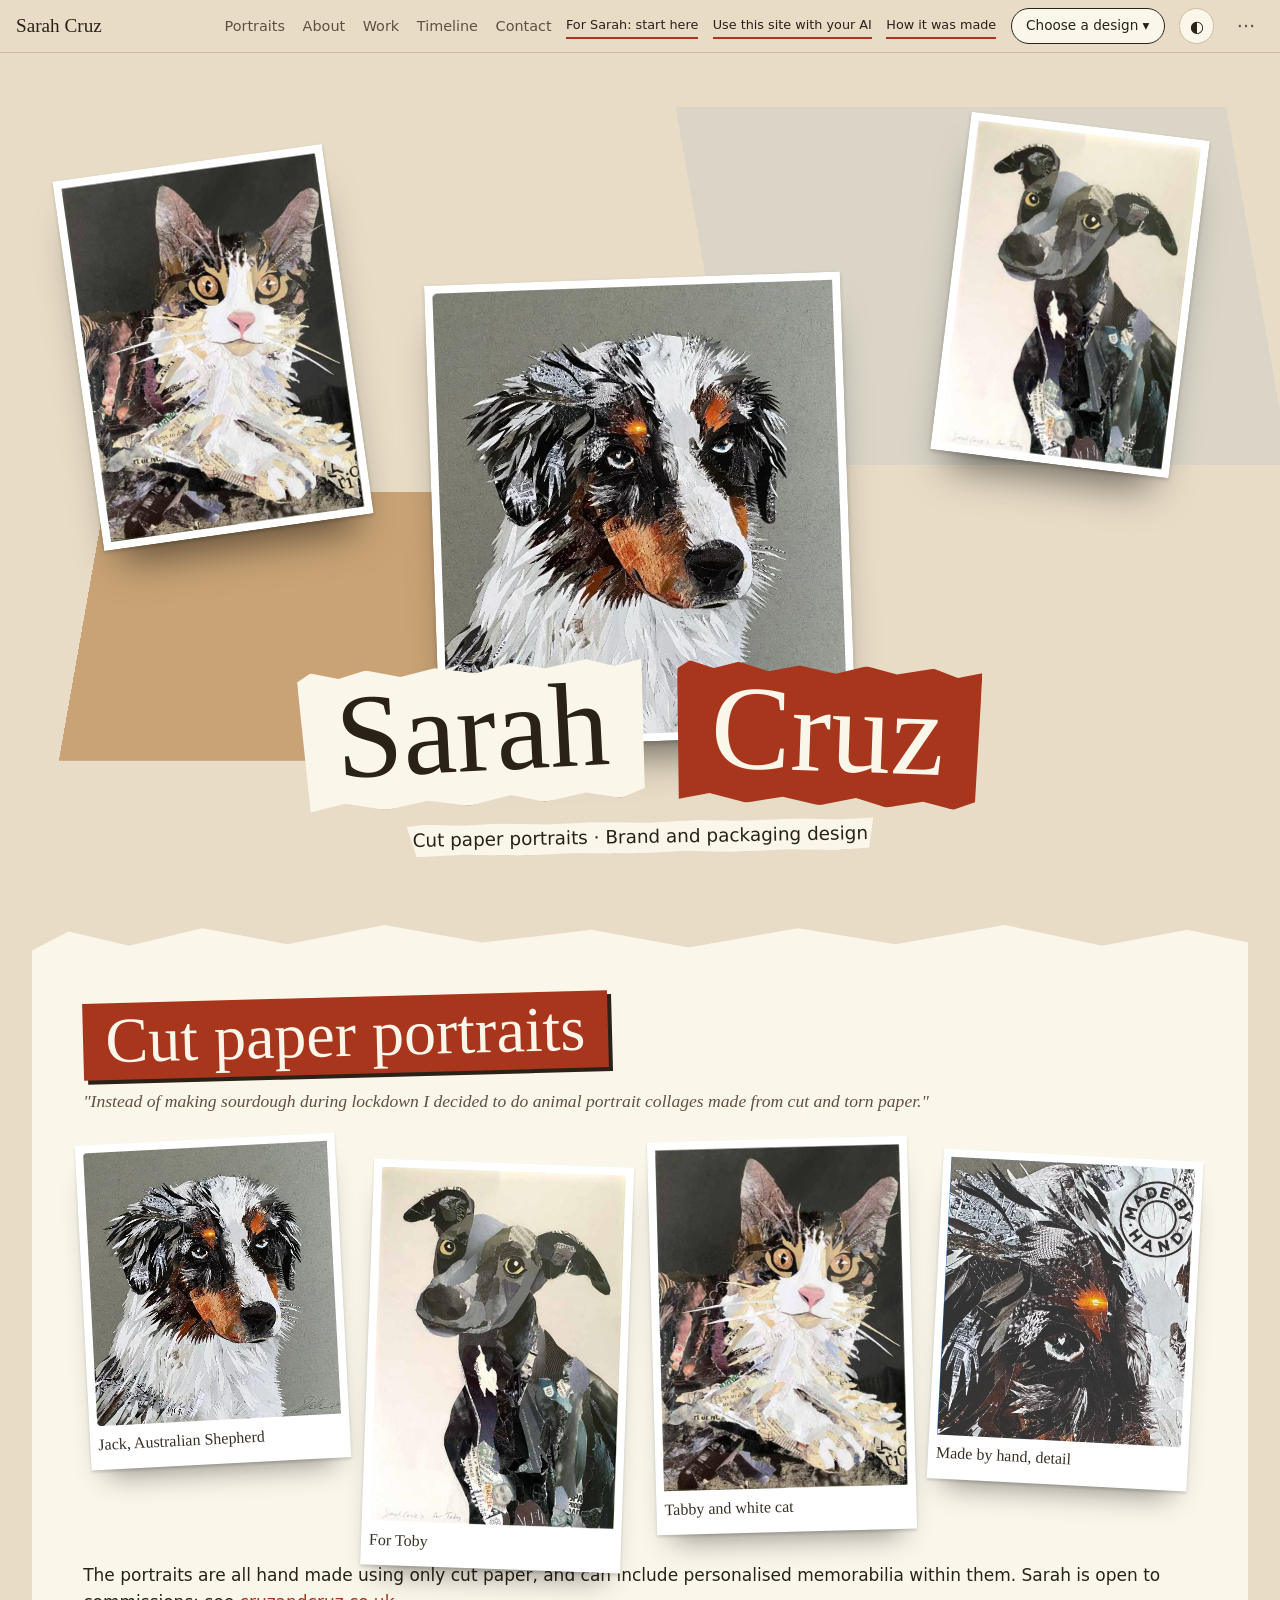
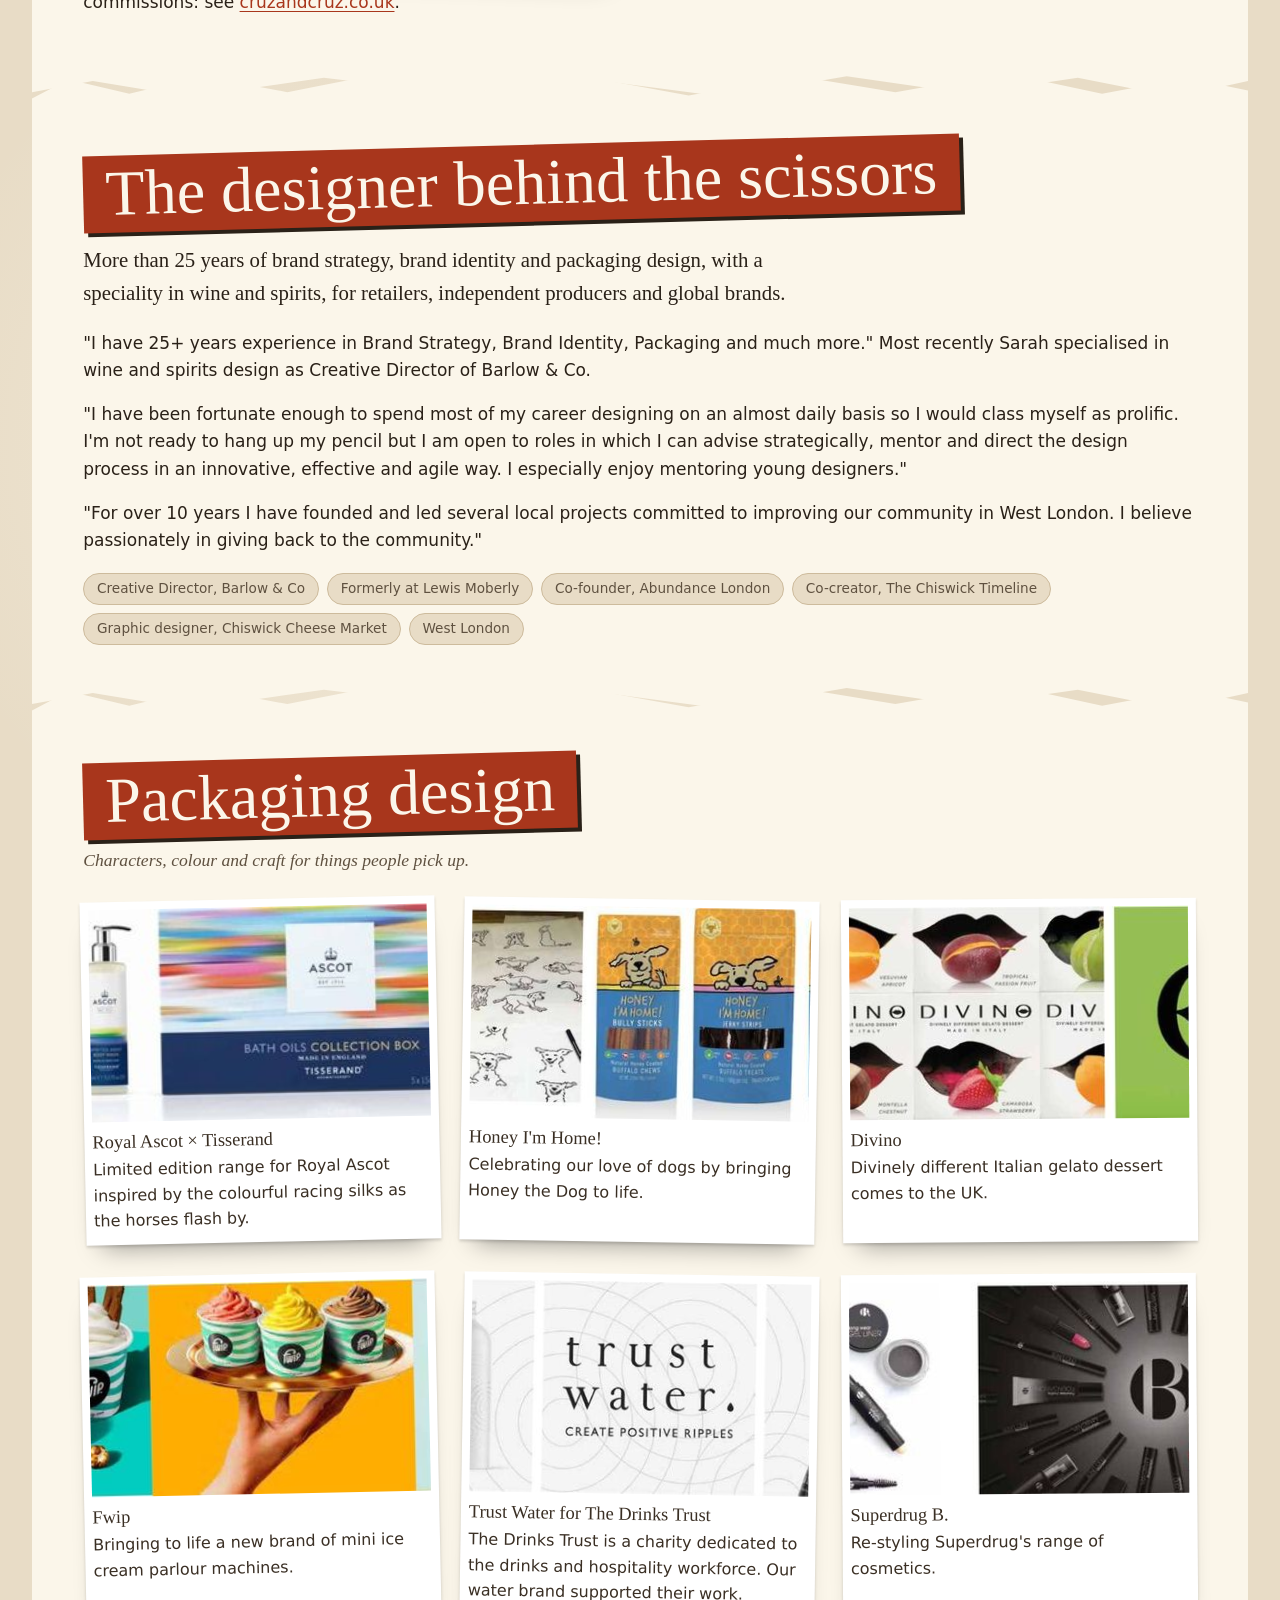
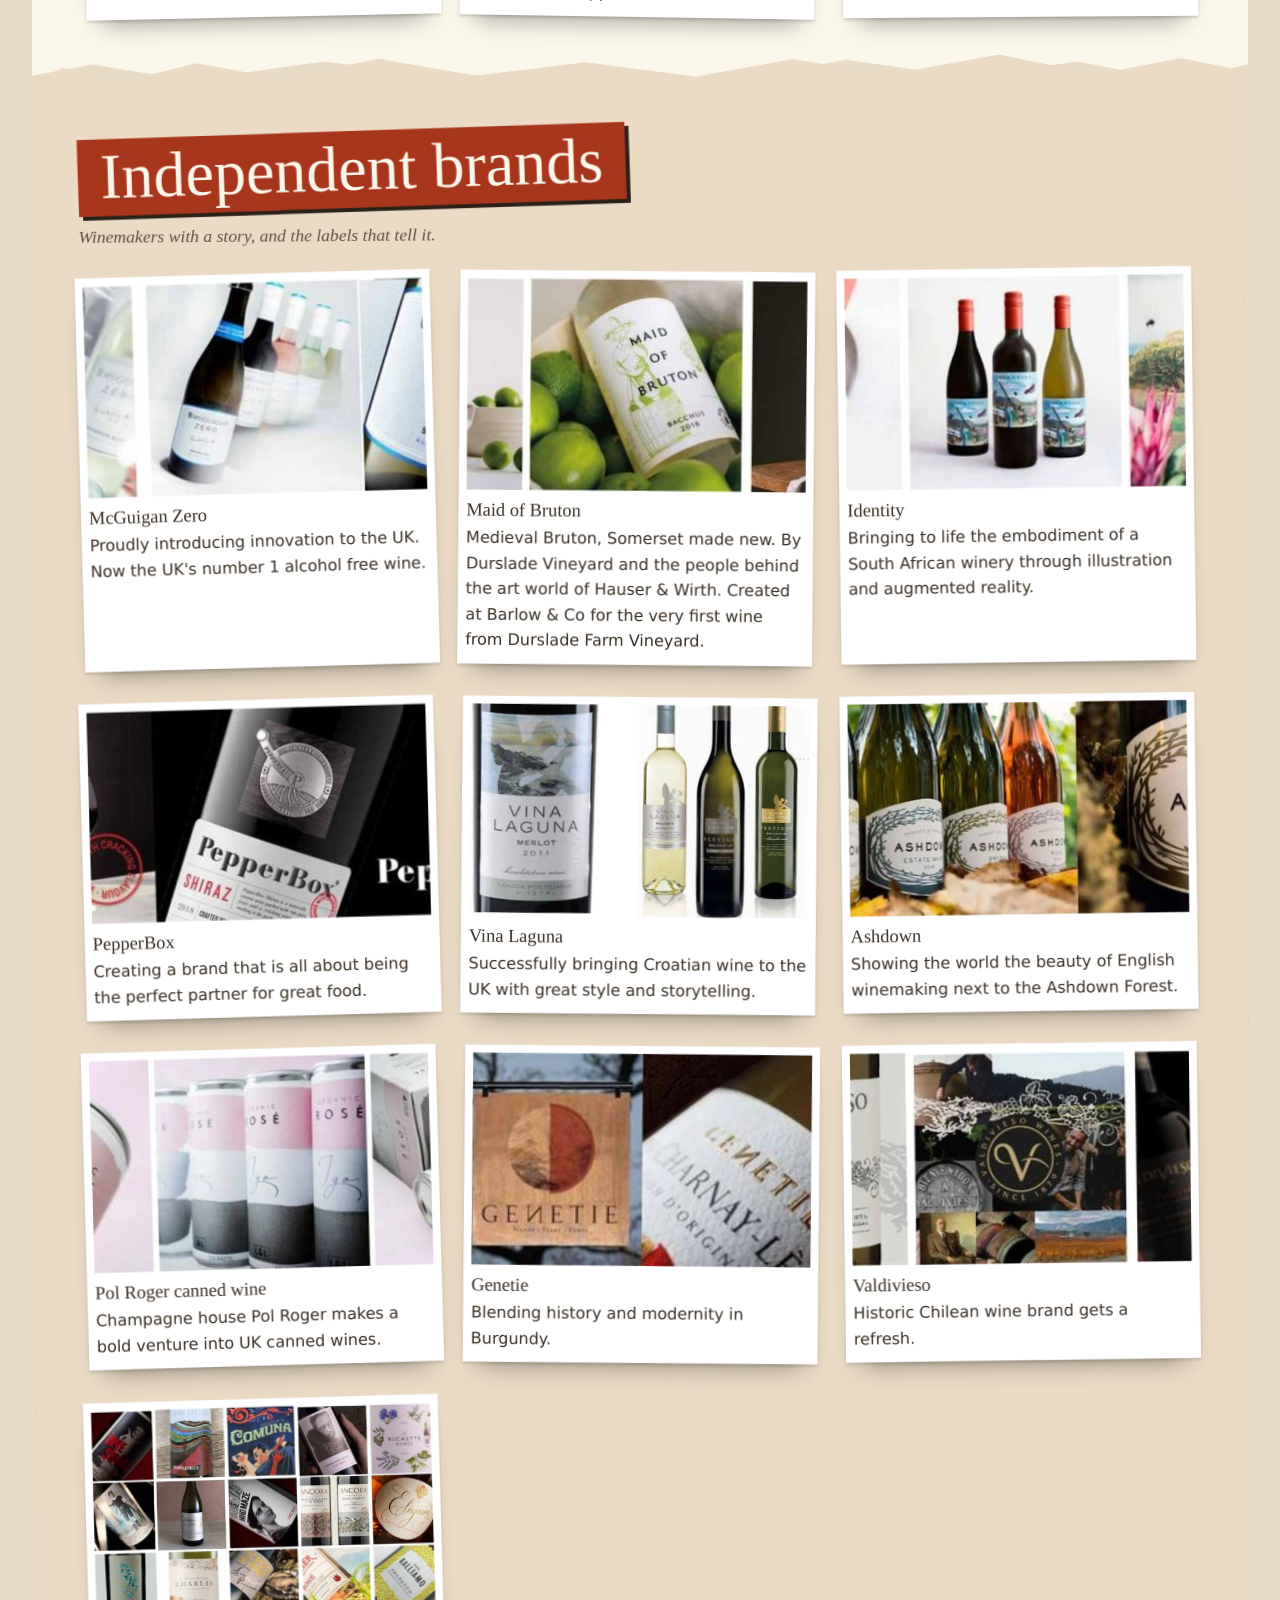
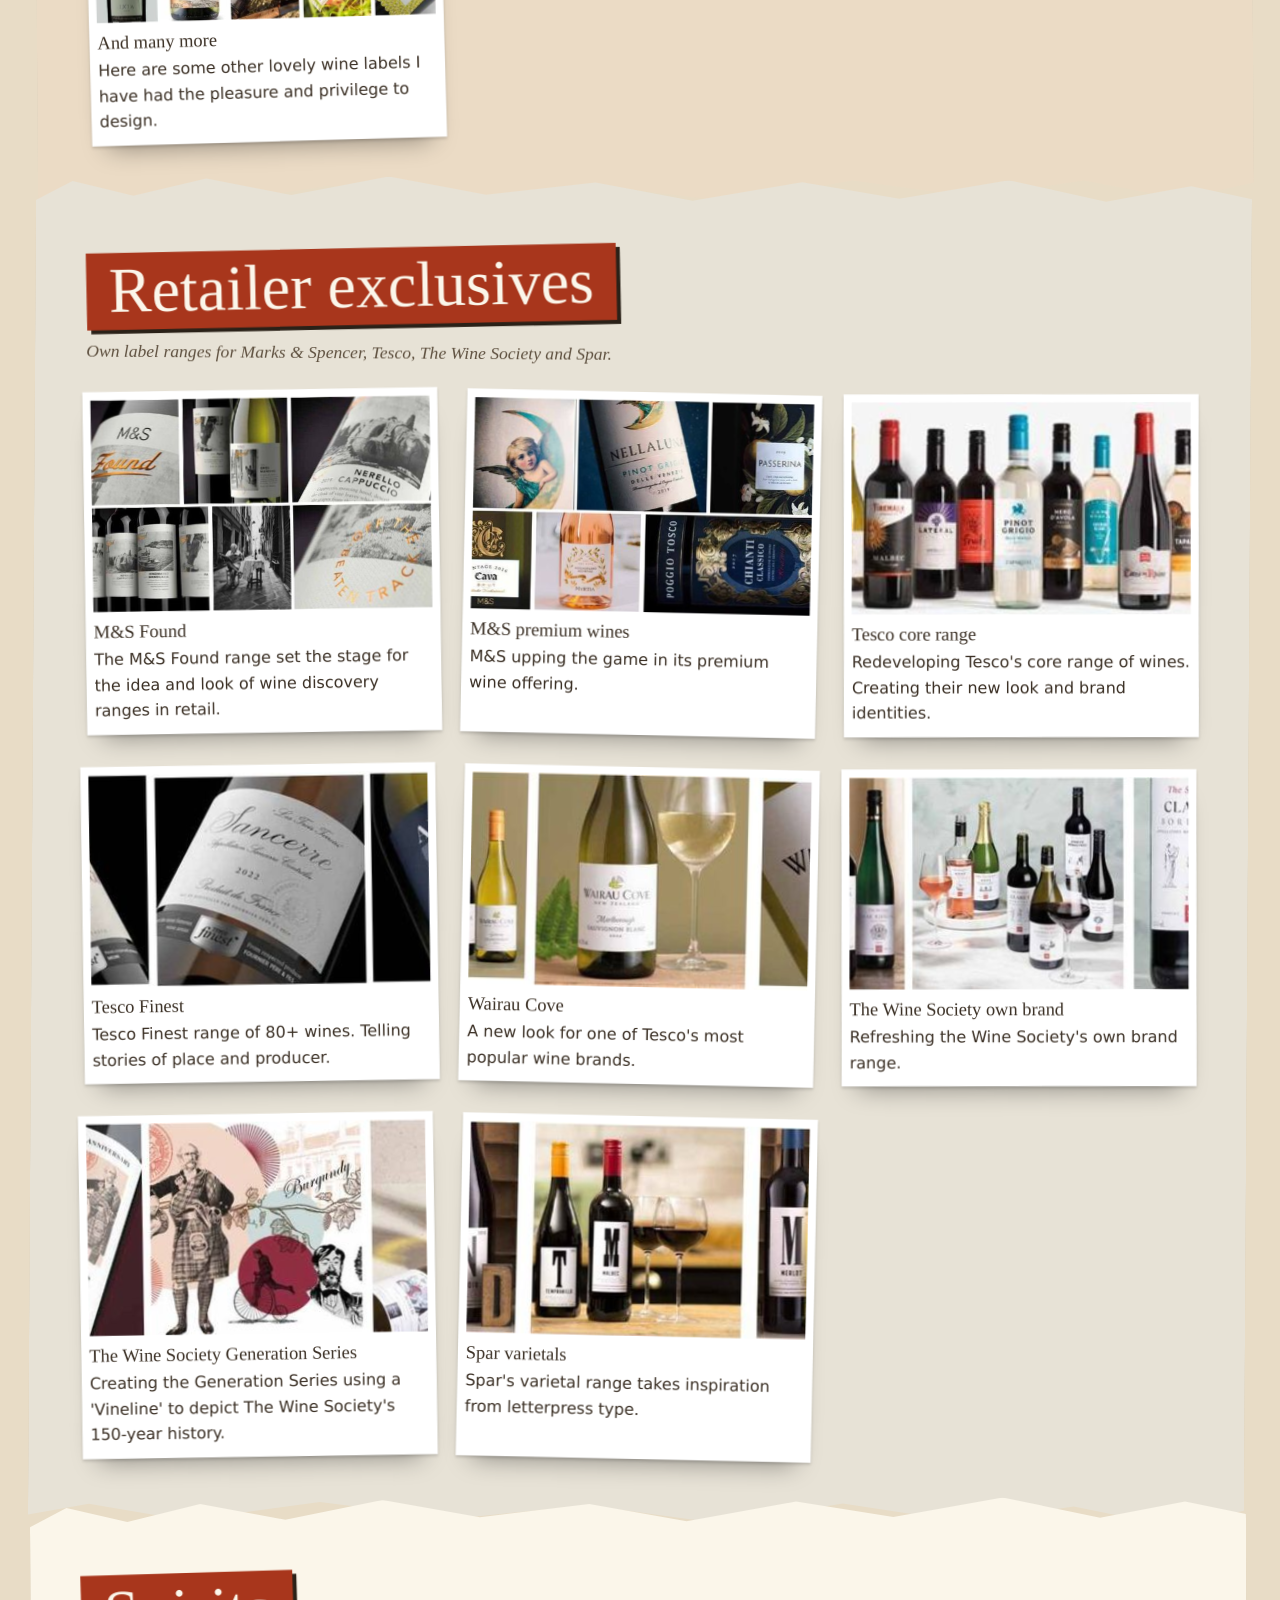
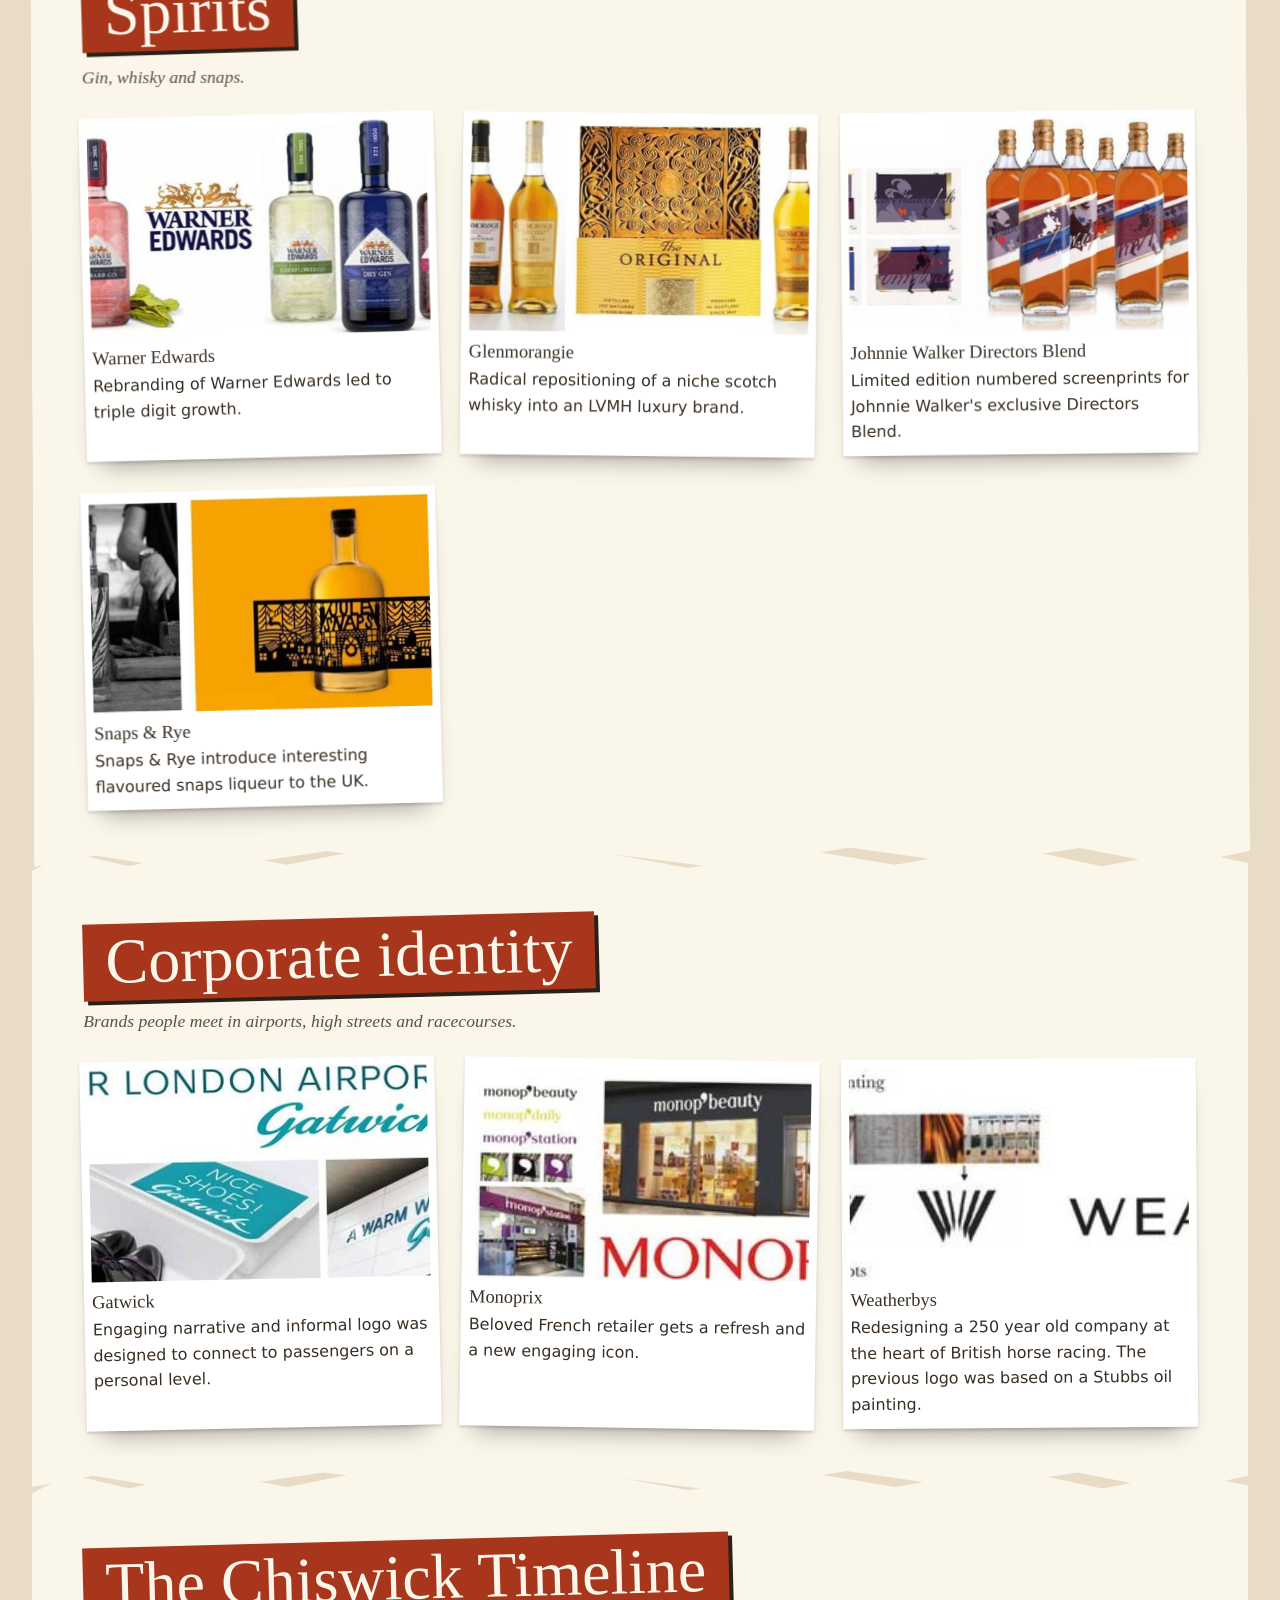
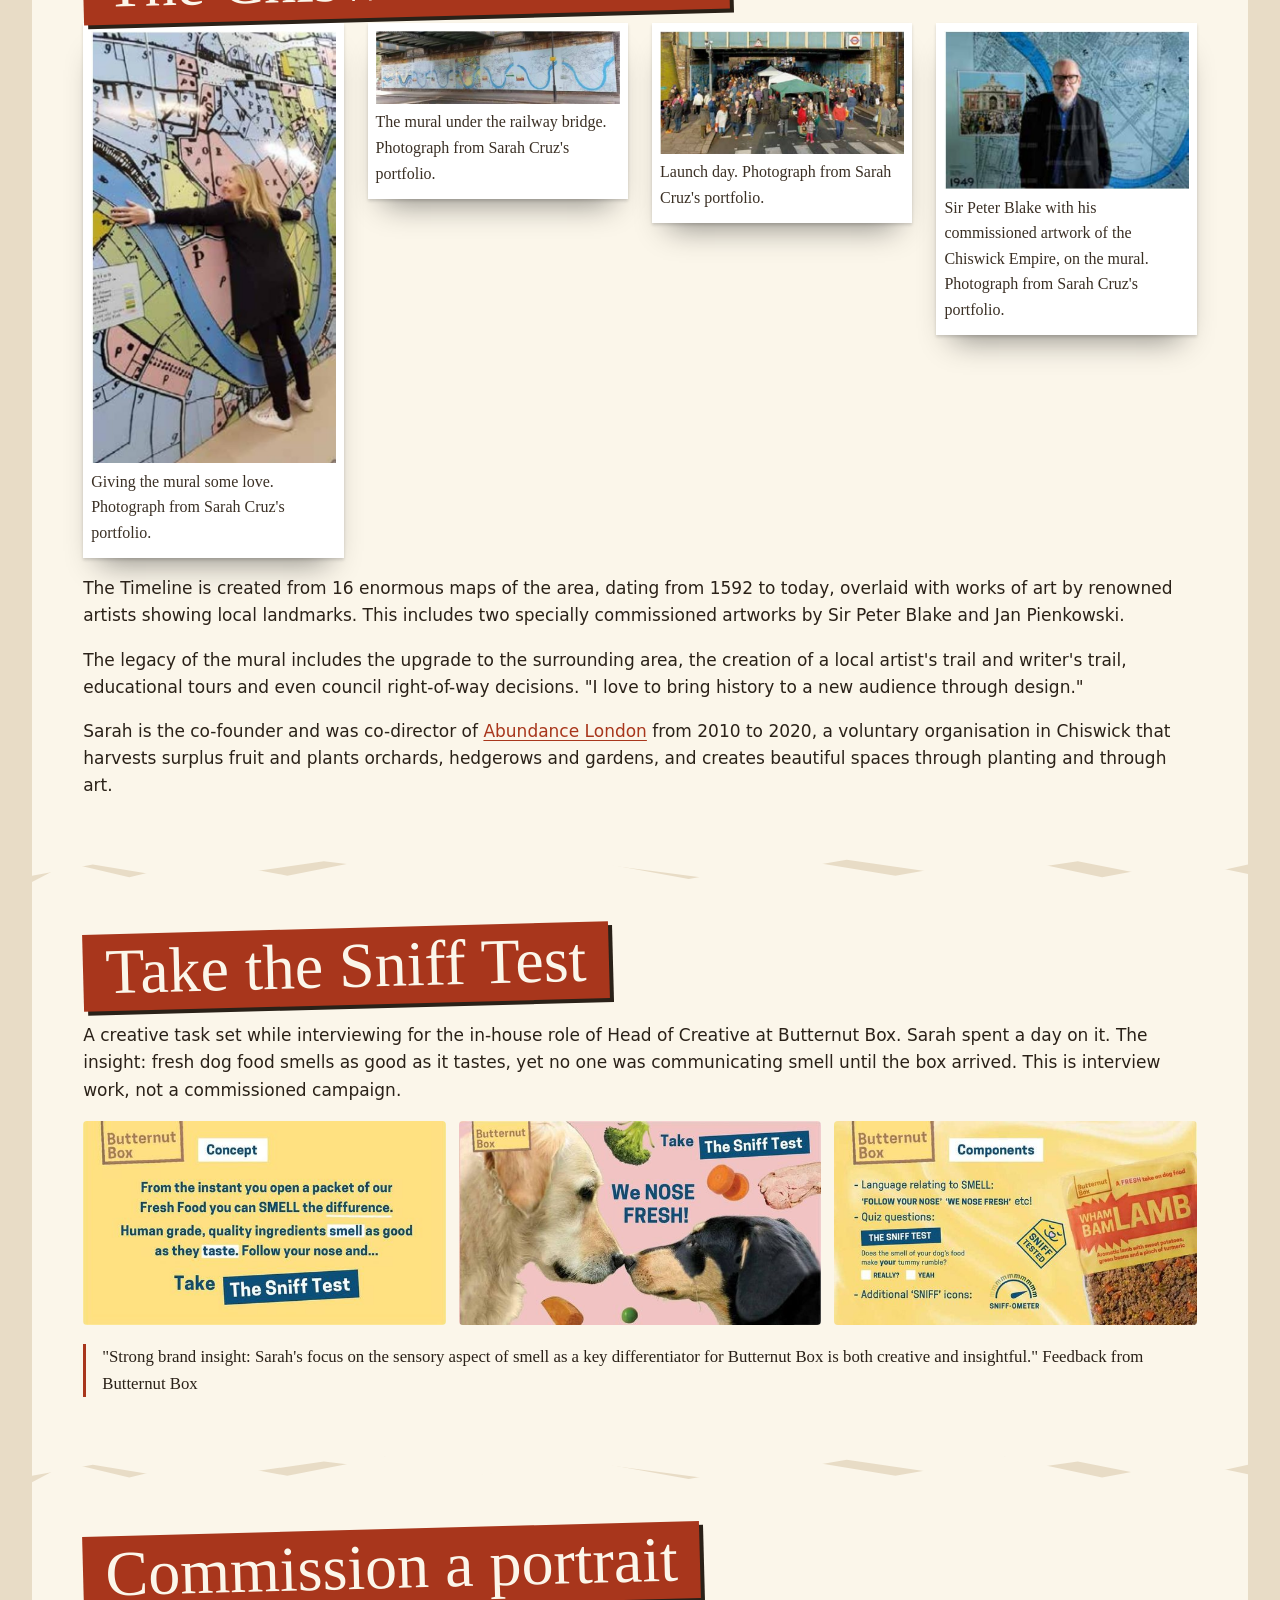
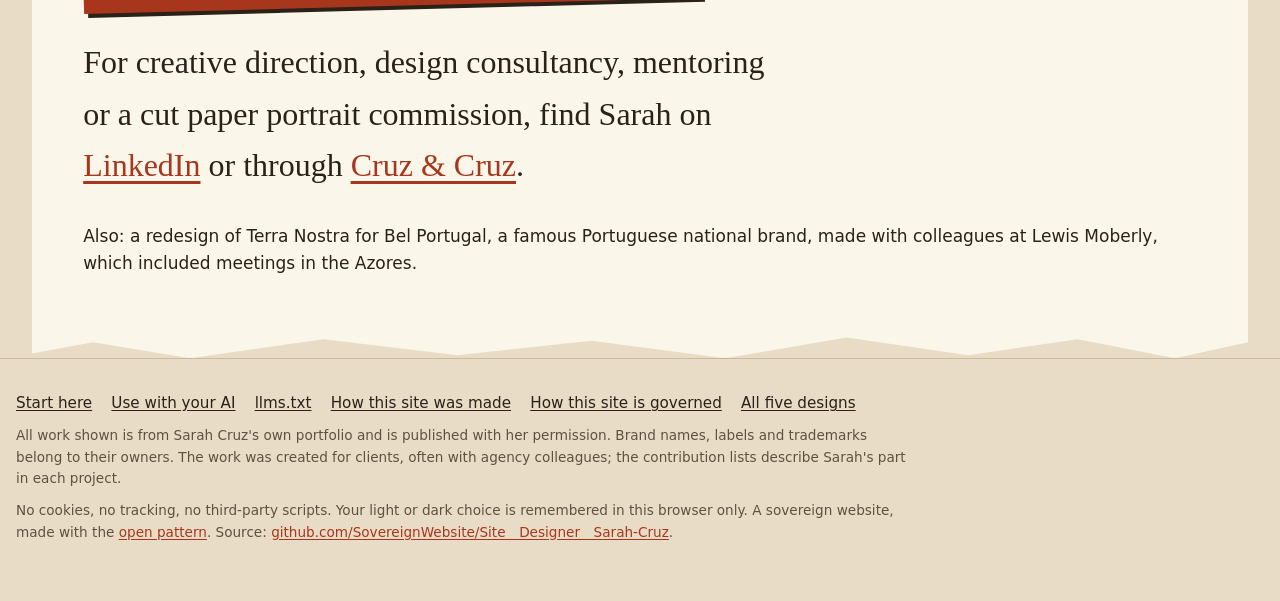
<file: site/designs/5.html>
<!doctype html>
<html lang="en-GB">
<head>
<meta charset="utf-8">
<meta name="viewport" content="width=device-width, initial-scale=1">
<title>Sarah Cruz, Creative Director and Designer</title>
<meta name="description" content="Sarah Cruz: creative director, design consultant, designer and illustrator. 25+ years in brand strategy, identity and packaging, with a speciality in wine and spirits. Co-creator of the Chiswick Timeline. Design: Cut Paper.">
<meta name="color-scheme" content="light dark">
<link rel="canonical" href="https://sarah-cruz.designer.sovereignweb.site/designs/5.html">
<meta property="og:type" content="website">
<meta property="og:site_name" content="Sarah Cruz">
<meta property="og:title" content="Sarah Cruz, Creative Director and Designer">
<meta property="og:description" content="Creative Director, design consultant, designer and illustrator. 25+ years of brand strategy, identity and packaging, with a speciality in wine and spirits. Co-creator of the Chiswick Timeline.">
<meta property="og:url" content="https://sarah-cruz.designer.sovereignweb.site/designs/5.html">
<meta property="og:locale" content="en_GB">
<meta property="og:image" content="https://sarah-cruz.designer.sovereignweb.site/assets/share/card-1200x630.jpg">
<meta property="og:image:width" content="1200">
<meta property="og:image:height" content="630">
<meta property="og:image:alt" content="Sarah Cruz, Creative Director and designer, beside her M&amp;S Found wine labels">
<meta name="twitter:card" content="summary_large_image">
<meta name="twitter:title" content="Sarah Cruz, Creative Director and Designer">
<meta name="twitter:description" content="Creative Director, design consultant, designer and illustrator. 25+ years of brand strategy, identity and packaging, with a speciality in wine and spirits. Co-creator of the Chiswick Timeline.">
<meta name="twitter:image" content="https://sarah-cruz.designer.sovereignweb.site/assets/share/card-1200x630.jpg">
<meta name="twitter:image:alt" content="Sarah Cruz, Creative Director and designer, beside her M&amp;S Found wine labels">
<link rel="icon" href="data:image/svg+xml,%3Csvg xmlns='http://www.w3.org/2000/svg' viewBox='0 0 64 64'%3E%3Ccircle cx='32' cy='32' r='30' fill='%23b4432c'/%3E%3Ctext x='32' y='43' font-family='Georgia,serif' font-size='30' text-anchor='middle' fill='%23fff'%3ESC%3C/text%3E%3C/svg%3E">
<link rel="stylesheet" href="../css/common.css">
<link rel="stylesheet" href="../css/d5.css">
</head>
<body class="d5">
<a class="skip" href="#main">Skip to content</a>
<header class="top"><div class="bar"><a class="name" href="#main">Sarah Cruz</a><nav aria-label="Sections"><ul><li><a href="#portraits">Portraits</a></li><li><a href="#about">About</a></li><li><a href="#packaging">Work</a></li><li><a href="#timeline">Timeline</a></li><li><a href="#contact">Contact</a></li></ul></nav><a class="hlink" href="../start/">For Sarah: start here</a><a class="hlink" href="../agents/">Use this site with your AI</a><a class="hlink" href="../admin/">How it was made</a><details class="chooser"><summary>Choose a design</summary><div class="cards" role="list"><a class="card" role="listitem" href="../designs/1.html"><img src="../img/shots/d1.webp" alt="" width="640" height="400" loading="lazy"><strong>1. The Wine List</strong><span>Her work as a merchant&#x27;s list: by region, with tasting notes.</span></a><a class="card" role="listitem" href="../designs/2.html"><img src="../img/shots/d2.webp" alt="" width="640" height="400" loading="lazy"><strong>2. The Shelf</strong><span>Her packs back on a lit shop shelf, each with its ticket.</span></a><a class="card" role="listitem" href="../designs/3.html"><img src="../img/shots/d3.webp" alt="" width="640" height="400" loading="lazy"><strong>3. Front and Back</strong><span>The page as one wine label: the front sells, the back tells.</span></a><a class="card" role="listitem" href="../designs/4.html"><img src="../img/shots/d4.webp" alt="" width="640" height="400" loading="lazy"><strong>4. The Timeline</strong><span>One long strip with a river through it, like the Chiswick mural.</span></a><a class="card" role="listitem" href="../designs/5.html" aria-current="page"><img src="../img/shots/d5.webp" alt="" width="640" height="400" loading="lazy"><strong>5. Cut Paper</strong><span>Built in layers like her pet portraits, with the portraits first.</span></a><a class="card all" href="../designs/">All designs, as a list</a></div></details><button class="theme" type="button" aria-label="Switch between light and dark" title="Light or dark. Remembered in this browser only.">&#9680;</button><details class="family-menu"><summary aria-label="Sovereign Website links"><span aria-hidden="true">&#8943;</span></summary><ul>
<li><a href="https://sovereignwebsite.ai/">Sovereign Website</a></li><li><a href="https://sovereignwebsite.org/">Principles</a></li>
<li><a href="https://sovereignwebsite.site/">Hosted</a></li><li><a href="https://hub.sovereignwebsite.site/">Hub</a></li>
<li><a href="https://vault.sovereignwebsite.site/">Vault</a></li><li><a href="https://agenticcells.ai/">AgentiCCells</a></li>
<li><a href="https://riskmandate.ai/">RiskMandate</a></li><li><a href="https://newsroom.sgit.ai/">Newsroom</a></li></ul></details></div><div class="mobile-links"><a href="../start/">For Sarah: start here</a><a href="../agents/">Use with your AI</a><a href="../admin/">How it was made</a></div></header>
<main id="main">

<section class="scene" aria-label="Sarah Cruz, in layers of cut paper">
  <div class="layer l1" data-depth="0.15" aria-hidden="true"></div>
  <div class="layer l2" data-depth="0.3"><img class="back-cat" src="../img/cat-900.jpg" srcset="../img/cat-600.jpg 600w, ../img/cat-900.jpg 900w, ../img/cat.jpg 1020w" sizes="30vw" alt="Cut paper portrait of a tabby and white cat with amber eyes and long paper whiskers, on black" width="1020" height="1422" data-full="../img/cat.jpg"></div>
  <div class="layer l3" data-depth="0.45"><img class="back-dog" src="../img/toby.jpg" alt="Cut paper portrait of a grey lurcher, made from torn printed papers, signed for Toby" width="964" height="1396" data-full="../img/toby.jpg"></div>
  <div class="layer l4" data-depth="0.6"><img class="jack" src="../img/jack.jpg" alt="Cut paper portrait of Jack, an Australian Shepherd with black, white and copper markings and pale blue eyes" width="472" height="528" data-full="../img/jack.jpg"></div>
  <div class="layer l5" data-depth="0.8">
    <h1><span class="strip a">Sarah</span> <span class="strip b">Cruz</span></h1>
    <p class="strip c">Cut paper portraits &middot; Brand and packaging design</p>
  </div>
</section>
<section class="sheet portraits" id="portraits"><h2><span>Cut paper portraits</span></h2><p class="sub">&quot;Instead of making sourdough during lockdown I decided to do animal portrait collages made from cut and torn paper.&quot;</p><div class="papers"><figure class="paper p0"><img src="../img/jack.jpg" alt="Cut paper portrait of Jack, an Australian Shepherd with black, white and copper markings and pale blue eyes" width="472" height="528" loading="lazy" data-full="../img/jack.jpg"><figcaption>Jack, Australian Shepherd</figcaption></figure><figure class="paper p1"><img src="../img/toby.jpg" alt="Cut paper portrait of a grey lurcher, made from torn printed papers, signed for Toby" width="964" height="1396" loading="lazy" data-full="../img/toby.jpg"><figcaption>For Toby</figcaption></figure><figure class="paper p2"><img src="../img/cat-900.jpg" srcset="../img/cat-600.jpg 600w, ../img/cat-900.jpg 900w, ../img/cat.jpg 1020w" sizes="(max-width:44rem) 80vw, 30vw" alt="Cut paper portrait of a tabby and white cat with amber eyes and long paper whiskers, on black" width="1020" height="1422" loading="lazy" data-full="../img/cat.jpg"><figcaption>Tabby and white cat</figcaption></figure><figure class="paper p3"><img src="../img/jack-detail.jpg" alt="Close up of Jack&#x27;s eye, showing layers of printed paper, with a Made by hand stamp" width="465" height="528" loading="lazy" data-full="../img/jack-detail.jpg"><figcaption>Made by hand, detail</figcaption></figure></div><p class="note">The portraits are all hand made using only cut paper, and can include personalised memorabilia within them. Sarah is open to commissions: see <a href="https://cruzandcruz.co.uk">cruzandcruz.co.uk</a>.</p></section>
<section class="sheet intro" id="about"><h2><span>The designer behind the scissors</span></h2><p class="lede">More than 25 years of brand strategy, brand identity and packaging design, with a speciality in wine and spirits, for retailers, independent producers and global brands.</p><div class="about"><p>"I have 25+ years experience in Brand Strategy, Brand Identity, Packaging and much more." Most recently Sarah specialised in wine and spirits design as Creative Director of Barlow &amp; Co.</p><p>"I have been fortunate enough to spend most of my career designing on an almost daily basis so I would class myself as prolific. I'm not ready to hang up my pencil but I am open to roles in which I can advise strategically, mentor and direct the design process in an innovative, effective and agile way. I especially enjoy mentoring young designers."</p><p>"For over 10 years I have founded and led several local projects committed to improving our community in West London. I believe passionately in giving back to the community."</p><ul class="facts"><li>Creative Director, Barlow &amp; Co</li><li>Formerly at Lewis Moberly</li><li>Co-founder, Abundance London</li><li>Co-creator, The Chiswick Timeline</li><li>Graphic designer, Chiswick Cheese Market</li><li>West London</li></ul></div></section>
<section class="sheet s0" id="packaging"><h2><span>Packaging design</span></h2><p class="sub">Characters, colour and craft for things people pick up.</p><div class="pieces"><figure class="piece"><img src="../img/ascot-900.jpg" srcset="../img/ascot-600.jpg 600w, ../img/ascot-900.jpg 900w, ../img/ascot.jpg 1769w" sizes="(max-width:44rem) 100vw, 30vw" alt="Royal Ascot bath and body range by Tisserand in navy boxes banded with blurred rainbow racing-silk stripes" width="1769" height="489" loading="lazy" data-full="../img/ascot.jpg"><figcaption><strong>Royal Ascot × Tisserand</strong> Limited edition range for Royal Ascot inspired by the colourful racing silks as the horses flash by.</figcaption></figure><figure class="piece"><img src="../img/honey-900.jpg" srcset="../img/honey-600.jpg 600w, ../img/honey-900.jpg 900w, ../img/honey.jpg 1769w" sizes="(max-width:44rem) 100vw, 30vw" alt="Sketches of a scruffy cartoon dog beside Honey I&#x27;m Home dog treat packs in blue and honeycomb yellow" width="1769" height="599" loading="lazy" data-full="../img/honey.jpg"><figcaption><strong>Honey I&#x27;m Home!</strong> Celebrating our love of dogs by bringing Honey the Dog to life.</figcaption></figure><figure class="piece"><img src="../img/divino-900.jpg" srcset="../img/divino-600.jpg 600w, ../img/divino-900.jpg 900w, ../img/divino.jpg 1684w" sizes="(max-width:44rem) 100vw, 30vw" alt="Divino gelato packs with fruit set between pairs of lips, and the lips icon on green" width="1684" height="584" loading="lazy" data-full="../img/divino.jpg"><figcaption><strong>Divino</strong> Divinely different Italian gelato dessert comes to the UK.</figcaption></figure><figure class="piece"><img src="../img/fwip-900.jpg" srcset="../img/fwip-600.jpg 600w, ../img/fwip-900.jpg 900w, ../img/fwip.jpg 1710w" sizes="(max-width:44rem) 100vw, 30vw" alt="Fwip ice cream tubs in teal stripes, a tray of three flavours, and the Fwip machine" width="1710" height="568" loading="lazy" data-full="../img/fwip.jpg"><figcaption><strong>Fwip</strong> Bringing to life a new brand of mini ice cream parlour machines.</figcaption></figure><figure class="piece"><img src="../img/trust-water-900.jpg" srcset="../img/trust-water-600.jpg 600w, ../img/trust-water-900.jpg 900w, ../img/trust-water.jpg 1556w" sizes="(max-width:44rem) 100vw, 30vw" alt="Black and white aluminium Trust Water bottles with a ripple pattern and the line Create positive ripples" width="1556" height="569" loading="lazy" data-full="../img/trust-water.jpg"><figcaption><strong>Trust Water for The Drinks Trust</strong> The Drinks Trust is a charity dedicated to the drinks and hospitality workforce. Our water brand supported their work.</figcaption></figure><figure class="piece"><img src="../img/b-superdrug-900.jpg" srcset="../img/b-superdrug-600.jpg 600w, ../img/b-superdrug-900.jpg 900w, ../img/b-superdrug.jpg 1712w" sizes="(max-width:44rem) 100vw, 30vw" alt="Superdrug B. cosmetics in black packaging arranged in a starburst" width="1712" height="560" loading="lazy" data-full="../img/b-superdrug.jpg"><figcaption><strong>Superdrug B.</strong> Re-styling Superdrug&#x27;s range of cosmetics.</figcaption></figure></div></section><section class="sheet s1" id="independent"><h2><span>Independent brands</span></h2><p class="sub">Winemakers with a story, and the labels that tell it.</p><div class="pieces"><figure class="piece"><img src="../img/mcguigan-zero-900.jpg" srcset="../img/mcguigan-zero-600.jpg 600w, ../img/mcguigan-zero-900.jpg 900w, ../img/mcguigan-zero.jpg 1692w" sizes="(max-width:44rem) 100vw, 30vw" alt="McGuigan Zero alcohol free wine labels with a large faint 00 behind the signature" width="1692" height="540" loading="lazy" data-full="../img/mcguigan-zero.jpg"><figcaption><strong>McGuigan Zero</strong> Proudly introducing innovation to the UK. Now the UK&#x27;s number 1 alcohol free wine.</figcaption></figure><figure class="piece"><img src="../img/maid-of-bruton-900.jpg" srcset="../img/maid-of-bruton-600.jpg 600w, ../img/maid-of-bruton-900.jpg 900w, ../img/maid-of-bruton.jpg 1800w" sizes="(max-width:44rem) 100vw, 30vw" alt="Maid of Bruton Bacchus bottles with a green line drawing of a medieval maid treading grapes, among limes" width="1800" height="586" loading="lazy" data-full="../img/maid-of-bruton.jpg"><figcaption><strong>Maid of Bruton</strong> Medieval Bruton, Somerset made new. By Durslade Vineyard and the people behind the art world of Hauser &amp; Wirth. Created at Barlow &amp; Co for the very first wine from Durslade Farm Vineyard.</figcaption></figure><figure class="piece"><img src="../img/identity-900.jpg" srcset="../img/identity-600.jpg 600w, ../img/identity-900.jpg 900w, ../img/identity.jpg 1694w" sizes="(max-width:44rem) 100vw, 30vw" alt="Identity wine labels with a busy illustrated South African landscape, and an owl from the augmented reality animation" width="1694" height="550" loading="lazy" data-full="../img/identity.jpg"><figcaption><strong>Identity</strong> Bringing to life the embodiment of a South African winery through illustration and augmented reality.</figcaption></figure><figure class="piece"><img src="../img/pepperbox-900.jpg" srcset="../img/pepperbox-600.jpg 600w, ../img/pepperbox-900.jpg 900w, ../img/pepperbox.jpg 1690w" sizes="(max-width:44rem) 100vw, 30vw" alt="PepperBox Shiraz with an embossed pepper grinder seal, and peppercorns spilling from a spoon" width="1690" height="566" loading="lazy" data-full="../img/pepperbox.jpg"><figcaption><strong>PepperBox</strong> Creating a brand that is all about being the perfect partner for great food.</figcaption></figure><figure class="piece"><img src="../img/vina-laguna-900.jpg" srcset="../img/vina-laguna-600.jpg 600w, ../img/vina-laguna-900.jpg 900w, ../img/vina-laguna.jpg 1180w" sizes="(max-width:44rem) 100vw, 30vw" alt="Vina Laguna Croatian wine bottles with silver and gold angel illustrations" width="1180" height="900" loading="lazy" data-full="../img/vina-laguna.jpg"><figcaption><strong>Vina Laguna</strong> Successfully bringing Croatian wine to the UK with great style and storytelling.</figcaption></figure><figure class="piece"><img src="../img/ashdown-900.jpg" srcset="../img/ashdown-600.jpg 600w, ../img/ashdown-900.jpg 900w, ../img/ashdown.jpg 1684w" sizes="(max-width:44rem) 100vw, 30vw" alt="Ashdown English wine bottles in autumn leaves, each label framed by a wreath of branches" width="1684" height="644" loading="lazy" data-full="../img/ashdown.jpg"><figcaption><strong>Ashdown</strong> Showing the world the beauty of English winemaking next to the Ashdown Forest.</figcaption></figure><figure class="piece"><img src="../img/pol-roger-igo-900.jpg" srcset="../img/pol-roger-igo-600.jpg 600w, ../img/pol-roger-igo-900.jpg 900w, ../img/pol-roger-igo.jpg 1676w" sizes="(max-width:44rem) 100vw, 30vw" alt="Pink and grey Organic Rose cans with a handwritten signature, on a pink background" width="1676" height="552" loading="lazy" data-full="../img/pol-roger-igo.jpg"><figcaption><strong>Pol Roger canned wine</strong> Champagne house Pol Roger makes a bold venture into UK canned wines.</figcaption></figure><figure class="piece"><img src="../img/genetie-900.jpg" srcset="../img/genetie-600.jpg 600w, ../img/genetie-900.jpg 900w, ../img/genetie.jpg 1800w" sizes="(max-width:44rem) 100vw, 30vw" alt="Genetie Burgundy: carved stone lettering, a hanging wooden sign with a half red moon, and the finished label" width="1800" height="452" loading="lazy" data-full="../img/genetie.jpg"><figcaption><strong>Genetie</strong> Blending history and modernity in Burgundy.</figcaption></figure><figure class="piece"><img src="../img/valdivieso-900.jpg" srcset="../img/valdivieso-600.jpg 600w, ../img/valdivieso-900.jpg 900w, ../img/valdivieso.jpg 1800w" sizes="(max-width:44rem) 100vw, 30vw" alt="Valdivieso Chardonnay label with a vine engraving, the V crest, and dark premium bottles" width="1800" height="584" loading="lazy" data-full="../img/valdivieso.jpg"><figcaption><strong>Valdivieso</strong> Historic Chilean wine brand gets a refresh.</figcaption></figure><figure class="piece"><img src="../img/labels-900.jpg" srcset="../img/labels-600.jpg 600w, ../img/labels-900.jpg 900w, ../img/labels.jpg 1800w" sizes="(max-width:44rem) 100vw, 30vw" alt="A grid of fifteen wine labels including Love Struck, Mantlepiece, Comuna, Ruchette Doree, Mind Maze, Ancora, Elegance, Ixia, Chablis, Picpoul de Pinet and Balliamo" width="1800" height="1074" loading="lazy" data-full="../img/labels.jpg"><figcaption><strong>And many more</strong> Here are some other lovely wine labels I have had the pleasure and privilege to design.</figcaption></figure></div></section><section class="sheet s2" id="retail"><h2><span>Retailer exclusives</span></h2><p class="sub">Own label ranges for Marks &amp; Spencer, Tesco, The Wine Society and Spar.</p><div class="pieces"><figure class="piece"><img src="../img/ms-found-900.jpg" srcset="../img/ms-found-600.jpg 600w, ../img/ms-found-900.jpg 900w, ../img/ms-found.jpg 1728w" sizes="(max-width:44rem) 100vw, 30vw" alt="M&amp;S Found labels: black and white photographs of places off the beaten track, with a copper script logo" width="1728" height="976" loading="lazy" data-full="../img/ms-found.jpg"><figcaption><strong>M&amp;S Found</strong> The M&amp;S Found range set the stage for the idea and look of wine discovery ranges in retail.</figcaption></figure><figure class="piece"><img src="../img/ms-premium-900.jpg" srcset="../img/ms-premium-600.jpg 600w, ../img/ms-premium-900.jpg 900w, ../img/ms-premium.jpg 1800w" sizes="(max-width:44rem) 100vw, 30vw" alt="M&amp;S premium wines: Nellaluna with a cherub on a crescent moon, Passerina with orange blossom, Cava, Myrtia and Poggio Tosco Chianti" width="1800" height="939" loading="lazy" data-full="../img/ms-premium.jpg"><figcaption><strong>M&amp;S premium wines</strong> M&amp;S upping the game in its premium wine offering.</figcaption></figure><figure class="piece"><img src="../img/tesco-core-900.jpg" srcset="../img/tesco-core-600.jpg 600w, ../img/tesco-core-900.jpg 900w, ../img/tesco-core.jpg 1797w" sizes="(max-width:44rem) 100vw, 30vw" alt="A line of more than twenty Tesco core range wine bottles with new labels" width="1797" height="484" loading="lazy" data-full="../img/tesco-core.jpg"><figcaption><strong>Tesco core range</strong> Redeveloping Tesco&#x27;s core range of wines. Creating their new look and brand identities.</figcaption></figure><figure class="piece"><img src="../img/tesco-finest-900.jpg" srcset="../img/tesco-finest-600.jpg 600w, ../img/tesco-finest-900.jpg 900w, ../img/tesco-finest.jpg 1670w" sizes="(max-width:44rem) 100vw, 30vw" alt="Tesco Finest Chianti Classico Riserva, Sancerre and Albarino labels" width="1670" height="552" loading="lazy" data-full="../img/tesco-finest.jpg"><figcaption><strong>Tesco Finest</strong> Tesco Finest range of 80+ wines. Telling stories of place and producer.</figcaption></figure><figure class="piece"><img src="../img/wairau-cove-900.jpg" srcset="../img/wairau-cove-600.jpg 600w, ../img/wairau-cove-900.jpg 900w, ../img/wairau-cove.jpg 1674w" sizes="(max-width:44rem) 100vw, 30vw" alt="Wairau Cove New Zealand wines with a small bird logo, beside a glass of white wine" width="1674" height="546" loading="lazy" data-full="../img/wairau-cove.jpg"><figcaption><strong>Wairau Cove</strong> A new look for one of Tesco&#x27;s most popular wine brands.</figcaption></figure><figure class="piece"><img src="../img/wine-society-900.jpg" srcset="../img/wine-society-600.jpg 600w, ../img/wine-society-900.jpg 900w, ../img/wine-society.jpg 1746w" sizes="(max-width:44rem) 100vw, 30vw" alt="The Wine Society&#x27;s own brand bottles with fine engraved illustrations of figures and a fish" width="1746" height="568" loading="lazy" data-full="../img/wine-society.jpg"><figcaption><strong>The Wine Society own brand</strong> Refreshing the Wine Society&#x27;s own brand range.</figcaption></figure><figure class="piece"><img src="../img/generation-series-900.jpg" srcset="../img/generation-series-600.jpg 600w, ../img/generation-series-900.jpg 900w, ../img/generation-series.jpg 1746w" sizes="(max-width:44rem) 100vw, 30vw" alt="The Wine Society Generation Series: collage labels of Victorian figures, a penny farthing and vines" width="1746" height="568" loading="lazy" data-full="../img/generation-series.jpg"><figcaption><strong>The Wine Society Generation Series</strong> Creating the Generation Series using a &#x27;Vineline&#x27; to depict The Wine Society&#x27;s 150-year history.</figcaption></figure><figure class="piece"><img src="../img/spar-900.jpg" srcset="../img/spar-600.jpg 600w, ../img/spar-900.jpg 900w, ../img/spar.jpg 1754w" sizes="(max-width:44rem) 100vw, 30vw" alt="Spar varietal wines with big letterpress initials such as S, PN, M and SB, among wooden type" width="1754" height="562" loading="lazy" data-full="../img/spar.jpg"><figcaption><strong>Spar varietals</strong> Spar&#x27;s varietal range takes inspiration from letterpress type.</figcaption></figure></div></section><section class="sheet s3" id="spirits"><h2><span>Spirits</span></h2><p class="sub">Gin, whisky and snaps.</p><div class="pieces"><figure class="piece"><img src="../img/warner-edwards-900.jpg" srcset="../img/warner-edwards-600.jpg 600w, ../img/warner-edwards-900.jpg 900w, ../img/warner-edwards.jpg 1719w" sizes="(max-width:44rem) 100vw, 30vw" alt="Warner Edwards gin bottles in pink, pale green, deep blue and plum, with the gold griffin logo" width="1719" height="773" loading="lazy" data-full="../img/warner-edwards.jpg"><figcaption><strong>Warner Edwards</strong> Rebranding of Warner Edwards led to triple digit growth.</figcaption></figure><figure class="piece"><img src="../img/glenmorangie-900.jpg" srcset="../img/glenmorangie-600.jpg 600w, ../img/glenmorangie-900.jpg 900w, ../img/glenmorangie.jpg 1798w" sizes="(max-width:44rem) 100vw, 30vw" alt="Glenmorangie bottles, a carved Celtic knotwork panel, and The Original bottle and box in gold" width="1798" height="790" loading="lazy" data-full="../img/glenmorangie.jpg"><figcaption><strong>Glenmorangie</strong> Radical repositioning of a niche scotch whisky into an LVMH luxury brand.</figcaption></figure><figure class="piece"><img src="../img/johnnie-walker-900.jpg" srcset="../img/johnnie-walker-600.jpg 600w, ../img/johnnie-walker-900.jpg 900w, ../img/johnnie-walker.jpg 1764w" sizes="(max-width:44rem) 100vw, 30vw" alt="Johnnie Walker Directors Blend bottles with screenprinted labels of the striding man in purple, blue and red" width="1764" height="762" loading="lazy" data-full="../img/johnnie-walker.jpg"><figcaption><strong>Johnnie Walker Directors Blend</strong> Limited edition numbered screenprints for Johnnie Walker&#x27;s exclusive Directors Blend.</figcaption></figure><figure class="piece"><img src="../img/snaps-rye-900.jpg" srcset="../img/snaps-rye-600.jpg 600w, ../img/snaps-rye-900.jpg 900w, ../img/snaps-rye.jpg 1580w" sizes="(max-width:44rem) 100vw, 30vw" alt="Snaps and Rye bottles, one with a papercut label of a snowy village on orange" width="1580" height="708" loading="lazy" data-full="../img/snaps-rye.jpg"><figcaption><strong>Snaps &amp; Rye</strong> Snaps &amp; Rye introduce interesting flavoured snaps liqueur to the UK.</figcaption></figure></div></section><section class="sheet s0" id="identity"><h2><span>Corporate identity</span></h2><p class="sub">Brands people meet in airports, high streets and racecourses.</p><div class="pieces"><figure class="piece"><img src="../img/gatwick-900.jpg" srcset="../img/gatwick-600.jpg 600w, ../img/gatwick-900.jpg 900w, ../img/gatwick.jpg 1672w" sizes="(max-width:44rem) 100vw, 30vw" alt="Gatwick script logo with the line Your London Airport, on a shopping bag, a security tray reading Nice shoes, and a wall reading A warm welcome" width="1672" height="587" loading="lazy" data-full="../img/gatwick.jpg"><figcaption><strong>Gatwick</strong> Engaging narrative and informal logo was designed to connect to passengers on a personal level.</figcaption></figure><figure class="piece"><img src="../img/monoprix-900.jpg" srcset="../img/monoprix-600.jpg 600w, ../img/monoprix-900.jpg 900w, ../img/monoprix.jpg 1800w" sizes="(max-width:44rem) 100vw, 30vw" alt="Monoprix and Monop&#x27; shopfronts with the red speech mark icon and a bubble saying bonjour" width="1800" height="481" loading="lazy" data-full="../img/monoprix.jpg"><figcaption><strong>Monoprix</strong> Beloved French retailer gets a refresh and a new engaging icon.</figcaption></figure><figure class="piece"><img src="../img/weatherbys-900.jpg" srcset="../img/weatherbys-600.jpg 600w, ../img/weatherbys-900.jpg 900w, ../img/weatherbys.jpg 1724w" sizes="(max-width:44rem) 100vw, 30vw" alt="Weatherbys logo development from a Stubbs painting through concepts to the final green tree mark" width="1724" height="380" loading="lazy" data-full="../img/weatherbys.jpg"><figcaption><strong>Weatherbys</strong> Redesigning a 250 year old company at the heart of British horse racing. The previous logo was based on a Stubbs oil painting.</figcaption></figure></div></section>
<section class="sheet tl" id="timeline"><h2><span>The Chiswick Timeline</span></h2><div class="papers"><figure class="tl-hug"><img src="../img/timeline-hug.jpg" alt="Sarah Cruz stretching her arms wide to hug a section of the mural map" width="534" height="944" loading="lazy" data-full="../img/timeline-hug.jpg"><figcaption>Giving the mural some love. Photograph from Sarah Cruz's portfolio.</figcaption></figure><figure class="tl-mural"><img src="../img/timeline-mural-900.jpg" srcset="../img/timeline-mural-600.jpg 600w, ../img/timeline-mural-900.jpg 900w, ../img/timeline-mural.jpg 1458w" sizes="(max-width:44rem) 100vw, 40vw" alt="The full length of the Chiswick Timeline mural under a railway bridge, with the blue river Thames winding across every map" width="1458" height="436" loading="lazy" data-full="../img/timeline-mural.jpg"><figcaption>The mural under the railway bridge. Photograph from Sarah Cruz's portfolio.</figcaption></figure><figure class="tl-launch"><img src="../img/timeline-launch.jpg" alt="A large crowd gathered under the bridge on launch day" width="800" height="402" loading="lazy" data-full="../img/timeline-launch.jpg"><figcaption>Launch day. Photograph from Sarah Cruz's portfolio.</figcaption></figure><figure class="tl-blake"><img src="../img/timeline-blake.jpg" alt="Sir Peter Blake standing in front of his artwork of the Chiswick Empire on the mural" width="566" height="366" loading="lazy" data-full="../img/timeline-blake.jpg"><figcaption>Sir Peter Blake with his commissioned artwork of the Chiswick Empire, on the mural. Photograph from Sarah Cruz's portfolio.</figcaption></figure></div><p>The Timeline is created from 16 enormous maps of the area, dating from 1592 to today, overlaid with works of art by renowned artists showing local landmarks. This includes two specially commissioned artworks by Sir Peter Blake and Jan Pienkowski.</p><p>The legacy of the mural includes the upgrade to the surrounding area, the creation of a local artist's trail and writer's trail, educational tours and even council right-of-way decisions. "I love to bring history to a new audience through design."</p><p>Sarah is the co-founder and was co-director of <a href="https://abundancelondon.com/">Abundance London</a> from 2010 to 2020, a voluntary organisation in Chiswick that harvests surplus fruit and plants orchards, hedgerows and gardens, and creates beautiful spaces through planting and through art.</p></section>
<section class="sheet" id="concept"><h2><span>Take the Sniff Test</span></h2><p class="note">A creative task set while interviewing for the in-house role of Head of Creative at Butternut Box. Sarah spent a day on it. The insight: fresh dog food smells as good as it tastes, yet no one was communicating smell until the box arrived. This is interview work, not a commissioned campaign.</p><div class="deck"><figure><img src="../img/butternut-08-900.jpg" srcset="../img/butternut-08-600.jpg 600w, ../img/butternut-08-900.jpg 900w, ../img/butternut-08.jpg 1400w" sizes="(max-width:44rem) 100vw, 33vw" alt="Concept slide: From the instant you open a packet you can smell the difference. Take the Sniff Test" width="1400" height="787" loading="lazy" data-full="../img/butternut-08.jpg"></figure><figure><img src="../img/butternut-11-900.jpg" srcset="../img/butternut-11-600.jpg 600w, ../img/butternut-11-900.jpg 900w, ../img/butternut-11.jpg 1400w" sizes="(max-width:44rem) 100vw, 33vw" alt="Two dogs nose to nose surrounded by vegetables, with the line We NOSE fresh" width="1400" height="787" loading="lazy" data-full="../img/butternut-11.jpg"></figure><figure><img src="../img/butternut-13-900.jpg" srcset="../img/butternut-13-600.jpg 600w, ../img/butternut-13-900.jpg 900w, ../img/butternut-13.jpg 1400w" sizes="(max-width:44rem) 100vw, 33vw" alt="Components: smell language, a Sniff Test quiz, a Sniff Tested badge and a Sniff-ometer" width="1400" height="787" loading="lazy" data-full="../img/butternut-13.jpg"></figure></div><blockquote>&quot;Strong brand insight: Sarah&#x27;s focus on the sensory aspect of smell as a key differentiator for Butternut Box is both creative and insightful.&quot; Feedback from Butternut Box</blockquote></section>
<section class="sheet commission" id="contact"><h2><span>Commission a portrait</span></h2><p class="big">For creative direction, design consultancy, mentoring or a cut paper portrait commission, find Sarah on <a href="https://www.linkedin.com/in/sarah-cruz-designer">LinkedIn</a> or through <a href="https://cruzandcruz.co.uk">Cruz &amp; Cruz</a>.</p><p>Also: a redesign of Terra Nostra for Bel Portugal, a famous Portuguese national brand, made with colleagues at Lewis Moberly, which included meetings in the Azores.</p></section>
</main>
<footer class="foot"><div class="in"><p class="flinks"><a href="../start/">Start here</a> <a href="../agents/">Use with your AI</a> <a href="../llms.txt">llms.txt</a> <a href="../admin/">How this site was made</a> <a href="../policy/">How this site is governed</a> <a href="../designs/">All five designs</a></p><p>All work shown is from Sarah Cruz's own portfolio and is published with her permission. Brand names, labels and trademarks belong to their owners. The work was created for clients, often with agency colleagues; the contribution lists describe Sarah's part in each project.</p><p>No cookies, no tracking, no third-party scripts. Your light or dark choice is remembered in this browser only. A sovereign website, made with the <a href="https://sovereignwebsite.org/">open pattern</a>. Source: <a href="https://github.com/SovereignWebsite/Site__Designer__Sarah-Cruz">github.com/SovereignWebsite/Site__Designer__Sarah-Cruz</a>.</p></div></footer><dialog id="lb" aria-label="Image viewer"><form method="dialog"><button aria-label="Close">&times;</button></form><p></p></dialog>
<script src="../js/site.js" defer></script>
<script src="../js/paper.js" defer></script>
</body>
</html>
</file>
<file: site/css/common.css>
/* Shared by all five designs: tokens, family bar, header, chooser, viewer, footer. */
:root{--bg:#fbf8f1;--surface:#fff;--fg:#22201c;--muted:#5f5a51;--line:#ddd5c5;--accent:#9a3a22;
--serif:"Iowan Old Style","Palatino Linotype",Palatino,"Book Antiqua",Baskerville,Georgia,serif;
--sans:system-ui,-apple-system,"Segoe UI",Roboto,sans-serif;--display:var(--serif)}
@media (prefers-color-scheme:dark){:root:not([data-theme="light"]){--bg:#171614;--surface:#211f1c;--fg:#efebe2;--muted:#b3ac9f;--line:#3a3732;--accent:#ee8a6f}}
:root[data-theme="dark"]{--bg:#171614;--surface:#211f1c;--fg:#efebe2;--muted:#b3ac9f;--line:#3a3732;--accent:#ee8a6f}
*{box-sizing:border-box}html{scroll-behavior:smooth;-webkit-text-size-adjust:100%}
body{margin:0;background:var(--bg);color:var(--fg);font:17px/1.6 var(--sans)}
img{max-width:100%;height:auto;display:block}
a{color:var(--accent);text-underline-offset:.15em}
h1,h2,h3{line-height:1.1;margin:0;font-weight:400}
.skip{position:absolute;left:-999px}.skip:focus{left:1rem;top:1rem;z-index:50;background:var(--surface);padding:.5rem}
:focus-visible{outline:2px solid var(--accent);outline-offset:3px}
.kicker{font:600 .75rem/1.3 var(--sans);letter-spacing:.14em;text-transform:uppercase;color:var(--accent);margin:0 0 .6rem}

.family-menu{position:relative;flex:none}
.family-menu summary{list-style:none;cursor:pointer;width:2.2rem;height:2.2rem;display:grid;place-items:center;border-radius:99px;color:var(--muted);font-size:1.2rem}
.family-menu summary::-webkit-details-marker{display:none}
.family-menu summary:hover,.family-menu[open] summary{color:var(--fg);background:var(--surface)}
.family-menu ul{position:absolute;right:0;top:calc(100% + .4rem);z-index:45;list-style:none;margin:0;padding:.5rem;min-width:12rem;background:var(--surface);border:1px solid var(--line);border-radius:8px;box-shadow:0 18px 30px -16px rgba(0,0,0,.45);font-size:.875rem}
.family-menu a{display:block;padding:0 .6rem;line-height:32px;color:var(--fg);text-decoration:none;border-radius:4px}
.family-menu a:hover,.family-menu a:focus-visible{background:var(--bg)}
.top{position:sticky;top:0;z-index:30;background:color-mix(in srgb,var(--bg) 90%,transparent);backdrop-filter:blur(8px);border-bottom:1px solid var(--line)}
.top .bar{max-width:80rem;margin:0 auto;padding:0 1rem;display:flex;align-items:center;gap:1rem;min-height:3.25rem}
.top .name{font-family:var(--display);font-size:1.2rem;color:var(--fg);text-decoration:none;white-space:nowrap}
.top nav{margin-left:auto;overflow-x:auto;scrollbar-width:none}
.top nav ul{list-style:none;display:flex;gap:1.1rem;margin:0;padding:0;font-size:.9rem;white-space:nowrap}
.top nav a{color:var(--muted);text-decoration:none;display:inline-block;min-height:24px;line-height:24px;padding:2px 0}
.top nav a:hover,.top nav a:focus-visible{color:var(--fg)}
.theme{border:1px solid var(--line);background:var(--surface);color:var(--fg);border-radius:99px;width:2.2rem;height:2.2rem;flex:none;cursor:pointer;font-size:1rem}
@media (max-width:52rem){.top nav{display:none}.chooser{margin-left:auto}}

.chooser{flex:none}
.chooser summary{list-style:none;cursor:pointer;border:1px solid var(--fg);border-radius:99px;padding:0 .9rem;min-height:2.2rem;line-height:2.1rem;font-size:.85rem;color:var(--fg);background:var(--surface);white-space:nowrap}
.chooser summary::-webkit-details-marker{display:none}
.chooser summary::after{content:" \25BE"}
.chooser[open] summary{background:var(--fg);color:var(--bg)}
.cards{position:absolute;left:0;right:0;top:100%;z-index:40;background:var(--bg);border-bottom:1px solid var(--line);box-shadow:0 24px 40px -20px rgba(0,0,0,.5);padding:1rem;display:grid;grid-template-columns:repeat(5,minmax(0,1fr));gap:1rem;max-height:80vh;overflow:auto}
.card{display:flex;flex-direction:column;gap:.25rem;color:var(--fg);text-decoration:none;font-size:.85rem;line-height:1.4;border:2px solid transparent;border-radius:6px;padding:.4rem}
.card img{border-radius:4px;border:1px solid var(--line);aspect-ratio:16/10;object-fit:cover;object-position:top;width:100%}
.card span{color:var(--muted)}
.card:hover,.card:focus-visible{border-color:var(--line)}
.card[aria-current="page"]{border-color:var(--accent)}
.card.all{grid-column:1/-1;align-items:flex-start;color:var(--accent);min-height:24px}
@media (max-width:60rem){.cards{grid-template-columns:repeat(2,minmax(0,1fr))}}

.facts{display:flex;flex-wrap:wrap;gap:.5rem;list-style:none;padding:0;margin:1.2rem 0 0}
.facts li{border:1px solid var(--line);border-radius:99px;padding:.25rem .8rem;font-size:.85rem;color:var(--muted)}
.contrib{list-style:none;padding:0;margin:.6rem 0;display:flex;flex-wrap:wrap;gap:.2rem .9rem;font-style:italic;color:var(--muted)}
.deck{display:grid;grid-template-columns:repeat(3,1fr);gap:.8rem}
.deck img{border-radius:4px}
@media (max-width:44rem){.deck{grid-template-columns:1fr}}
blockquote{margin:1.2rem 0;padding-left:1rem;border-left:3px solid var(--accent);font-family:var(--serif);font-size:1.05rem}
figure{margin:0}figcaption{font-size:.85rem;color:var(--muted);margin-top:.35rem}
[data-full]{cursor:zoom-in}

.foot{border-top:1px solid var(--line);font-size:.85rem;color:var(--muted)}
.foot .in{max-width:80rem;margin:0 auto;padding:2rem 1rem 3rem}.foot p{max-width:56rem;margin:0 0 .6rem}

dialog{border:0;padding:0;background:transparent;max-width:min(96vw,1600px);max-height:94vh;color:#eee}
dialog::backdrop{background:rgba(10,10,10,.9)}
dialog img{max-width:min(96vw,1600px);max-height:80vh;width:auto;margin:0 auto}
dialog p{text-align:center;margin:.6rem auto 0;font-size:.95rem;max-width:44rem}
dialog form{position:fixed;top:.75rem;right:.75rem}
dialog form button{background:#fff;color:#111;border:0;border-radius:99px;width:2.6rem;height:2.6rem;font-size:1.4rem;cursor:pointer}
@media (prefers-reduced-motion:reduce){html{scroll-behavior:auto}*,*::before,*::after{transition:none!important;animation:none!important}}
@media print{.family-menu,.top,.theme,.chooser,dialog,.aisles,.legend,.filters,.turn-btn{display:none!important}body{background:#fff;color:#000;font-size:11pt}a{color:#000}}
.hlink{flex:none;font-size:.85rem;color:var(--fg);text-decoration:none;border-bottom:2px solid var(--accent);line-height:24px;white-space:nowrap}
.hlink:hover{color:var(--accent)}
.flinks{display:flex;flex-wrap:wrap;gap:.4rem 1.2rem;font-size:.95rem}.flinks a{color:var(--fg);min-height:24px;line-height:24px}
@media (max-width:52rem){.hlink{display:none}}
.doc{max-width:46rem;margin:0 auto;padding:3rem 1rem 4rem}
.doc h1{font:400 clamp(2.4rem,7vw,3.6rem)/1.05 var(--serif);margin:.3rem 0 1rem}
.doc h2{font:400 1.6rem/1.2 var(--serif);margin:2.2rem 0 .6rem}
.doc ol li,.doc ul li{margin:.35rem 0}
.doc pre{white-space:pre-wrap;background:var(--surface);border:1px solid var(--line);border-radius:6px;padding:1rem;font-size:.9rem}
.doc table{border-collapse:collapse;width:100%;font-size:.9rem}.doc td,.doc th{border-bottom:1px solid var(--line);padding:.4rem .5rem;text-align:left;vertical-align:top}
.doc code{font-size:.9em}
.mobile-links{display:none}
@media (max-width:52rem){.mobile-links{display:flex;gap:1rem;max-width:80rem;margin:0 auto;padding:.4rem 1rem;font-size:.85rem;border-bottom:1px solid var(--line)}.mobile-links a{color:var(--fg);min-height:24px;line-height:24px}}
.top .bar{gap:.9rem}.hlink{font-size:.8rem}
@media (max-width:72rem){.top nav{display:none}.chooser{margin-left:auto}}
.doc a,.doc code,.doc pre,.foot a{overflow-wrap:anywhere}
@media (max-width:24rem){.top .bar{gap:.4rem;padding:0 .6rem}.top .name{font-size:1rem}.chooser summary{padding:0 .6rem;font-size:.8rem}.mobile-links{gap:.6rem;font-size:.8rem;flex-wrap:wrap}}
.doc table{display:block;overflow-x:auto;max-width:100%}
.doc td{overflow-wrap:anywhere}
</file>
<file: site/css/d2.css>
/* 2. The Shelf: dark first. A cellar wall, spotlights, packs on shelf edges with tickets. */
body.d2{--bg:#14100c;--surface:#1f1913;--fg:#f4ece0;--muted:#c4b6a2;--line:#3b3026;--accent:#f0b35a;--wood:#5a3b22;--wood2:#3a2615;--display:"Didot","Bodoni 72","Bodoni MT",var(--serif)}
@media (prefers-color-scheme:light){:root:not([data-theme="dark"]) body.d2{--bg:#efe6d8;--surface:#fbf6ee;--fg:#20180f;--muted:#5d4d3b;--line:#d2c2a8;--accent:#8c4a06;--wood:#a87a50;--wood2:#7b532f}}
:root[data-theme="light"] body.d2{--bg:#efe6d8;--surface:#fbf6ee;--fg:#20180f;--muted:#5d4d3b;--line:#d2c2a8;--accent:#8c4a06;--wood:#a87a50;--wood2:#7b532f}
.storefront{position:relative;min-height:min(92vh,58rem);display:grid;grid-template-columns:1fr 1.25fr;align-items:center;gap:2rem;padding:3rem max(1rem,calc((100vw - 80rem)/2));overflow:hidden;
 background:radial-gradient(60rem 30rem at 70% 0%,color-mix(in srgb,var(--accent) 30%,transparent),transparent 70%),var(--bg)}
.storefront .glow{position:absolute;inset:auto 0 0 0;height:3.2rem;background:linear-gradient(var(--wood),var(--wood2));box-shadow:0 -14px 30px rgba(0,0,0,.55) inset,0 10px 30px rgba(0,0,0,.6)}
.sign{position:relative;z-index:2}
.sign h1{font-family:var(--display);font-size:clamp(3.6rem,11vw,9rem);line-height:.9;letter-spacing:-.02em}
.sign h1 em{display:block;font-style:italic;color:var(--accent);padding-left:.6em}
.sign .roles{font-family:var(--serif);font-style:italic;font-size:1.2rem;color:var(--muted)}
.sign .lede{max-width:32rem}
.cta a{display:inline-block;margin:.3rem .4rem 0 0;padding:.7rem 1.2rem;border-radius:99px;border:1px solid var(--accent);color:var(--fg);text-decoration:none}
.cta a:first-child{background:var(--accent);color:var(--bg)}
.hero-pack{position:relative;z-index:1;align-self:end;margin-bottom:3rem}
.hero-pack img{box-shadow:0 40px 60px -20px rgba(0,0,0,.75),0 0 0 1px rgba(255,255,255,.06);transform:perspective(1200px) rotateY(-8deg) rotateX(2deg)}
.aisles{position:sticky;top:3.3rem;z-index:20;background:color-mix(in srgb,var(--bg) 92%,transparent);border-bottom:1px solid var(--line)}
.aisles ul{list-style:none;margin:0 auto;padding:.4rem 1rem;display:flex;gap:.5rem;overflow-x:auto;max-width:80rem;scrollbar-width:none}
.aisles a{display:inline-block;white-space:nowrap;padding:0 .8rem;line-height:28px;border:1px solid var(--line);border-radius:99px;color:var(--fg);text-decoration:none;font-size:.85rem}
.aisles a:hover{border-color:var(--accent);color:var(--accent)}
.shelf{padding:3rem 0 0;background:radial-gradient(50rem 18rem at 50% 0%,color-mix(in srgb,var(--accent) 16%,transparent),transparent 70%)}
.board{max-width:80rem;margin:0 auto;padding:0 1rem 1rem}
.board h2{font-family:var(--display);font-size:clamp(2.2rem,6vw,4rem)}
.board p{margin:.3rem 0 0;color:var(--muted);font-family:var(--serif);font-style:italic}
.row{list-style:none;margin:0;padding:1.5rem max(1rem,calc((100vw - 80rem)/2)) 0;display:flex;gap:2rem;overflow-x:auto;scroll-snap-type:x proximity;align-items:flex-end;
 background:linear-gradient(transparent calc(100% - 7.5rem),var(--wood) calc(100% - 7.5rem),var(--wood2) calc(100% - 6.4rem),transparent calc(100% - 6.4rem));scrollbar-color:var(--accent) transparent}
.pack{flex:none;width:min(80vw,24rem);scroll-snap-align:start;display:flex;flex-direction:column}
.pack .open{all:unset;cursor:zoom-in;display:block}
.pack .open:focus-visible{outline:2px solid var(--accent);outline-offset:4px}
.pack img{height:15rem;width:100%;object-fit:cover;border-radius:2px;box-shadow:0 22px 24px -16px rgba(0,0,0,.8);transition:transform .25s}
.pack .open:hover img{transform:translateY(-6px)}
.ticket{margin:1.1rem 0 0;background:#fffdf6;color:#1b1610;padding:.55rem .7rem .6rem;font-size:.8rem;line-height:1.35;border-top:3px solid var(--accent);min-height:5.4rem;box-shadow:0 6px 10px rgba(0,0,0,.35)}
.ticket strong{display:block;font-size:.95rem}
.ticket span{display:block;color:#4a4036}
.ticket .star{display:inline-block;margin-top:.3rem;background:#1b1610;color:#fdd998;padding:.1rem .4rem;font-size:.72rem;color:#ffe2ad}
.counter{max-width:80rem;margin:0 auto;padding:4rem 1rem 1rem}
.tl-grid{display:grid;grid-template-columns:repeat(6,1fr);gap:.6rem}
.tl-grid figure{grid-column:span 2}.tl-grid .tl-mural{grid-column:span 6}
.tl-grid img{width:100%;height:100%;object-fit:cover;border-radius:2px}
.cols{columns:2 20rem;gap:3rem;margin-top:1.5rem}
.ptr{display:grid;grid-template-columns:repeat(4,1fr);gap:1.2rem;align-items:start}
.ptr img{box-shadow:0 25px 30px -18px rgba(0,0,0,.7)}
.big{font-family:var(--serif);font-size:clamp(1.3rem,3vw,2rem);max-width:48rem}
@media (max-width:52rem){.storefront{grid-template-columns:1fr;min-height:auto}.hero-pack{margin-bottom:3.5rem}.ptr{grid-template-columns:1fr 1fr}.tl-grid figure{grid-column:span 3}}
.rowwrap{position:relative}
.rowwrap::after{content:"";position:absolute;top:0;right:0;bottom:6.4rem;width:6rem;pointer-events:none;background:linear-gradient(90deg,transparent,var(--bg))}
.row{scroll-snap-type:x mandatory;scroll-padding-left:max(1rem,calc((100vw - 80rem)/2))}
.pack{width:min(84vw,30rem)}
.pack img{height:19rem;object-fit:contain;background:#fff}
.more{max-width:80rem;margin:.4rem auto 0;padding:0 1rem;text-align:right;color:var(--accent);font-weight:600;font-size:.95rem}
.ticket{font-size:1rem;color:#1b1610}.ticket span{color:#3a3128}
.tl-grid figcaption,.ptr figcaption{font-size:.95rem;color:var(--fg)}
</file>
<file: site/css/d1.css>
/* 1. The Wine List: ivory list paper, ink, a claret rule. Text leads; images wait to be asked for. */
body.d1{--bg:#f7f2e7;--surface:#fffdf8;--fg:#1d1a16;--muted:#5c544a;--line:#d9cfbd;--accent:#7a1f2b;--display:var(--serif)}
@media (prefers-color-scheme:dark){:root:not([data-theme="light"]) body.d1{--bg:#16130f;--surface:#1f1b16;--fg:#f1e9da;--muted:#b9ad99;--line:#3b342b;--accent:#e49aa3}}
:root[data-theme="dark"] body.d1{--bg:#16130f;--surface:#1f1b16;--fg:#f1e9da;--muted:#b9ad99;--line:#3b342b;--accent:#e49aa3}
.d1{font-family:var(--serif)}
.listhead{max-width:80rem;margin:0 auto;padding:clamp(2rem,6vw,5rem) 1rem 2rem;display:grid;grid-template-columns:1.3fr 1fr 1fr;gap:2rem 3rem;align-items:start}
.mast .house{font-variant:small-caps;letter-spacing:.2em;color:var(--accent);margin:0}
.mast h1{font-size:clamp(3.4rem,10vw,7.5rem);letter-spacing:-.02em;margin:.2rem 0 .6rem;line-height:.95}
.mast .estate{font-style:italic;font-size:1.2rem;color:var(--muted);border-top:2px solid var(--accent);border-bottom:1px solid var(--accent);padding:.5rem 0;margin:0 0 1rem}
.mast .lede{font-family:var(--sans);font-size:1.05rem;margin:0}
.contents h2{font-variant:small-caps;letter-spacing:.15em;font-size:1rem;color:var(--accent);margin-bottom:.5rem}
.contents ol{list-style:none;margin:0;padding:0;counter-reset:c}
.contents li{counter-increment:c}
.contents a{display:flex;gap:.5rem;align-items:baseline;color:var(--fg);text-decoration:none;padding:.45rem 0;border-bottom:1px dotted var(--line);min-height:24px}
.contents a::before{content:counter(c,upper-roman) ".";color:var(--accent);min-width:2.2rem;font-size:.9rem}
.contents a span{flex:1}.contents b{font-weight:400;color:var(--muted);font-size:.9rem}
.contents a:hover span{color:var(--accent)}
.label-hero img{box-shadow:12px 12px 0 var(--accent),0 30px 50px -25px rgba(0,0,0,.5);transform:rotate(1.5deg)}
.label-hero figcaption{margin-top:1.2rem;font-style:italic}
.list{max-width:62rem;margin:0 auto;padding:0 1rem 3rem}
.region{padding:2.5rem 0;border-top:3px double var(--line)}
.region h2{font-size:clamp(2rem,5vw,3.2rem);font-variant:small-caps;letter-spacing:.04em}
.region .sub{font-style:italic;color:var(--muted);margin:.3rem 0 1.2rem}
.entry{border-bottom:1px solid var(--line)}
.entry summary{display:flex;align-items:baseline;gap:.6rem;padding:.8rem 0;cursor:pointer;list-style:none;min-height:24px}
.entry summary::-webkit-details-marker{display:none}
.entry .nm{font-size:1.35rem}
.entry .dots{flex:1;border-bottom:2px dotted var(--line);transform:translateY(-.3em);min-width:1rem}
.entry .medal{font-family:var(--sans);font-size:.85rem;color:var(--accent);text-align:right;max-width:45%}
.entry summary:hover .nm,.entry[open] .nm{color:var(--accent)}
.entry summary::after{content:"+";font-family:var(--sans);color:var(--accent);width:1rem;text-align:center}
.entry[open] summary::after{content:"\2212"}
.pour{display:grid;grid-template-columns:1.2fr 1fr;gap:1.5rem;padding:.5rem 0 1.5rem}
.pour img{border-radius:2px;box-shadow:0 18px 30px -18px rgba(0,0,0,.45)}
.tasting{font-style:italic;font-size:1.1rem;margin:0 0 .8rem}
.notes{list-style:none;padding:0;margin:0;display:flex;flex-wrap:wrap;gap:.3rem}
.notes li{font:500 .75rem/1 var(--sans);letter-spacing:.08em;text-transform:uppercase;border:1px solid var(--line);padding:.35rem .5rem;color:var(--muted)}
.tl-row{display:grid;grid-template-columns:1fr 2fr 2fr 1.5fr;gap:.6rem;padding-bottom:1.5rem;align-items:start}
.ptr{display:grid;grid-template-columns:repeat(4,1fr);gap:1rem;align-items:start;margin-bottom:1rem}
.d1 .about p{font-size:1.05rem}
@media (max-width:52rem){.listhead{grid-template-columns:1fr}.label-hero{order:-1}.pour{grid-template-columns:1fr}.tl-row,.ptr{grid-template-columns:1fr 1fr}}
</file>
<file: site/css/d3.css>
/* 3. Front and Back: textured cream stock, foil copper, engraved borders. The page is one label. */
body.d3{--bg:#e9dfcc;--surface:#f8f1e2;--fg:#2a2017;--muted:#5d4f3d;--line:#c2ad88;--accent:#8a4b1c;--foil:#8a5a26;--display:"Didot","Bodoni 72",var(--serif)}
@media (prefers-color-scheme:dark){:root:not([data-theme="light"]) body.d3{--bg:#101820;--surface:#18222c;--fg:#efe4cf;--muted:#b9ad97;--line:#3a4654;--accent:#e3a669;--foil:#d6a066}}
:root[data-theme="dark"] body.d3{--bg:#101820;--surface:#18222c;--fg:#efe4cf;--muted:#b9ad97;--line:#3a4654;--accent:#e3a669;--foil:#d6a066}
.d3{background:radial-gradient(circle at 20% 10%,color-mix(in srgb,var(--surface) 70%,transparent),transparent 40rem),var(--bg);font-family:var(--serif)}
.bottle{padding:clamp(2rem,6vw,5rem) 1rem 3rem;display:flex;flex-direction:column;align-items:center;text-align:center}
.turn-box{position:absolute;opacity:0;pointer-events:none}
.label3d{position:relative;width:min(92vw,34rem);aspect-ratio:3/4;perspective:1600px}
.face{position:absolute;inset:0;background:var(--surface);border:1px solid var(--line);outline:6px double var(--foil);outline-offset:-20px;padding:3rem 2.5rem;
 box-shadow:0 40px 60px -30px rgba(0,0,0,.55),0 2px 0 rgba(255,255,255,.4) inset;backface-visibility:hidden;transition:transform .9s cubic-bezier(.2,.7,.2,1);display:flex;flex-direction:column;justify-content:center;align-items:center;overflow:auto}
.front{background-image:repeating-linear-gradient(45deg,transparent 0 6px,color-mix(in srgb,var(--foil) 6%,transparent) 6px 7px)}
.back{transform:rotateY(180deg);text-align:left;align-items:stretch;justify-content:flex-start;font-size:.95rem}
.turn-box:checked ~ .label3d .front{transform:rotateY(-180deg)}
.turn-box:checked ~ .label3d .back{transform:rotateY(0)}
.crest{font-family:var(--display);font-size:1.4rem;letter-spacing:.2em;width:4.5rem;height:4.5rem;border-radius:50%;border:2px solid var(--foil);display:grid;place-items:center;color:var(--foil);margin:0 0 1rem}
.front h1{font-family:var(--display);font-size:clamp(3rem,9vw,5rem);font-variant:small-caps;letter-spacing:.06em;color:var(--fg);text-shadow:0 1px 0 rgba(255,255,255,.4)}
.appellation{font-variant:small-caps;letter-spacing:.18em;font-size:.9rem;color:var(--muted);border-top:1px solid var(--foil);border-bottom:1px solid var(--foil);padding:.4rem 0;margin:1rem 0}
.vintage{font-family:var(--display);font-size:clamp(4rem,14vw,7rem);line-height:1;color:var(--foil);margin:.4rem 0;background:linear-gradient(180deg,var(--foil),var(--accent));-webkit-background-clip:text;background-clip:text;-webkit-text-fill-color:transparent}
.vintage span{display:block;font-size:.85rem;letter-spacing:.3em;text-transform:uppercase;-webkit-text-fill-color:var(--muted)}
.bottler{font-style:italic;color:var(--muted);margin:0}
.back h2{font-variant:small-caps;letter-spacing:.15em;font-size:1.2rem;color:var(--accent);margin-bottom:.8rem}
.backtext p{margin:0 0 .7rem}
.turn-btn{margin-top:1.6rem;display:inline-block;padding:.7rem 1.3rem;border:1px solid var(--fg);border-radius:2px;cursor:pointer;font-variant:small-caps;letter-spacing:.12em;min-height:24px}
.turn-box:focus-visible ~ .turn-btn{outline:2px solid var(--accent);outline-offset:3px}
.bottle .lede{max-width:36rem;margin:1.5rem auto 0;font-size:1.1rem}
.filters ul{list-style:none;display:flex;flex-wrap:wrap;justify-content:center;gap:.5rem;padding:0 1rem;margin:0 auto 2rem}
.filters a{display:inline-block;padding:0 .9rem;line-height:30px;border:1px solid var(--line);color:var(--fg);text-decoration:none;font-variant:small-caps;letter-spacing:.08em;background:var(--surface)}
.work{max-width:80rem;margin:0 auto;padding:0 1rem}
.ghead{font-family:var(--display);font-size:clamp(2rem,5vw,3.2rem);text-align:center;margin:3rem 0 1.5rem;font-variant:small-caps}
.ghead::after{content:"";display:block;width:5rem;height:5px;border-top:1px solid var(--foil);border-bottom:1px solid var(--foil);margin:.6rem auto 0}
.specs{display:grid;grid-template-columns:repeat(auto-fill,minmax(19rem,1fr));gap:1.5rem}
.spec{background:var(--surface);border:1px solid var(--line);outline:3px double var(--foil);outline-offset:-10px;padding:1.4rem;box-shadow:0 20px 30px -24px rgba(0,0,0,.5)}
.spec img{width:100%;aspect-ratio:16/10;object-fit:cover;margin-bottom:.8rem}
.spec .cat{font-variant:small-caps;letter-spacing:.15em;color:var(--accent);font-size:.8rem;margin:0}
.spec h3{font-family:var(--display);font-size:1.5rem;margin:.2rem 0 .6rem}
.spec dl{margin:0;font-size:.92rem}.spec dt{font-variant:small-caps;letter-spacing:.1em;color:var(--muted);font-size:.8rem;margin-top:.4rem}.spec dd{margin:0}
.band{max-width:72rem;margin:0 auto;padding:4rem 1rem 1rem;text-align:center}
.band h2{font-family:var(--display);font-size:clamp(2rem,5vw,3.2rem);font-variant:small-caps;margin-bottom:1.5rem}
.band .cols{columns:2 20rem;gap:3rem;text-align:left;margin-top:1.5rem}
.band .contrib{justify-content:center}
.band .q{font-style:italic;font-size:1.15rem}
.tl-grid{display:grid;grid-template-columns:1fr 3fr;gap:.6rem;text-align:left}
.tl-grid .tl-hug{grid-row:span 3}.tl-grid img{width:100%;height:100%;object-fit:cover}
.ptr{display:grid;grid-template-columns:repeat(4,1fr);gap:1rem;align-items:start;margin:1.5rem 0}
.ptr img{outline:3px double var(--foil);outline-offset:-8px}
.d3 .deck{text-align:left}.d3 .note{text-align:left}
@media (max-width:44rem){.label3d{aspect-ratio:auto;min-height:34rem}.ptr{grid-template-columns:1fr 1fr}.face{padding:2.5rem 1.6rem}}
@media (prefers-reduced-motion:reduce){.face{transition:none}}
.turn-box{width:1px;height:1px;clip:rect(0 0 0 0);clip-path:inset(50%);overflow:hidden;white-space:nowrap}
.turn-btn{min-height:44px;line-height:44px;padding:0 1.4rem}
.face.back:focus-visible{outline:2px solid var(--accent);outline-offset:4px}
</file>
<file: site/css/d4.css>
/* 4. The Timeline: dark first, dusk under the bridge, one long strip with a river running through it. */
body.d4{--bg:#0e1626;--surface:#16213a;--fg:#eef1f7;--muted:#aab5cc;--line:#2a3756;--accent:#f2a65a;--river:#4fa3e0;--brick:#7a3b2a;--display:var(--serif)}
@media (prefers-color-scheme:light){:root:not([data-theme="dark"]) body.d4{--bg:#e7edf5;--surface:#f6f8fb;--fg:#13203a;--muted:#47567a;--line:#c5d0e2;--accent:#9a4a12;--river:#1f6fb0;--brick:#b7765d}}
:root[data-theme="light"] body.d4{--bg:#e7edf5;--surface:#f6f8fb;--fg:#13203a;--muted:#47567a;--line:#c5d0e2;--accent:#9a4a12;--river:#1f6fb0;--brick:#b7765d}
.d4 main{position:relative}
.strip{position:relative;display:flex;flex-direction:column;background:
 repeating-linear-gradient(90deg,transparent 0 46px,color-mix(in srgb,var(--brick) 25%,transparent) 46px 48px),
 linear-gradient(180deg,color-mix(in srgb,var(--brick) 35%,var(--bg)) 0 1.4rem,transparent 1.4rem),var(--bg)}
.river{position:absolute;left:0;top:9rem;width:100%;height:7rem;pointer-events:none;z-index:0}
.river path{fill:none;stroke:var(--river);stroke-width:16;stroke-linecap:round;opacity:.85;vector-effect:non-scaling-stroke}
.panel{position:relative;z-index:1;padding:3rem 1.25rem}
.mapno{font:600 .75rem/1.2 var(--sans);letter-spacing:.2em;text-transform:uppercase;color:var(--accent);margin:0 0 .5rem}
.panel h2{font-family:var(--display);font-size:clamp(2.2rem,5vw,3.8rem);margin-bottom:.4rem}
.panel .sub{font-family:var(--serif);font-style:italic;color:var(--muted);margin:0 0 1.2rem}
.start h1{font-family:var(--display);font-size:clamp(3.6rem,12vw,9rem);line-height:.9;letter-spacing:-.02em;text-shadow:0 10px 40px rgba(0,0,0,.4)}
.start h1 span{display:block;color:var(--river);font-style:italic;padding-left:.8em}
.start .roles{font-family:var(--serif);font-style:italic;font-size:1.2rem;color:var(--muted)}
.start .hint{color:var(--accent);font-weight:600}
.start-art img{margin-top:1rem;border-radius:3px;box-shadow:0 30px 60px -20px rgba(0,0,0,.7)}
.tiles{display:grid;grid-template-columns:repeat(auto-fill,minmax(15rem,1fr));gap:1rem}
.tiles figure{background:var(--surface);border:1px solid var(--line);padding:.6rem;border-radius:4px;box-shadow:0 20px 30px -20px rgba(0,0,0,.6)}
.tiles img{width:100%;aspect-ratio:16/10;object-fit:cover;border-radius:2px}
.tiles figcaption{color:var(--fg);font-size:.82rem;line-height:1.4}
.tiles strong{display:block;font-family:var(--display);font-size:1.1rem;font-weight:400}
.award{display:inline-block;margin-top:.3rem;font-size:.72rem;border:1px solid var(--accent);color:var(--accent);padding:.05rem .4rem;border-radius:2px}
.arrive{background:linear-gradient(180deg,transparent,color-mix(in srgb,var(--river) 14%,transparent))}
.tl-grid{display:grid;grid-template-columns:1fr 2fr 2fr;gap:.6rem}
.tl-grid .tl-hug{grid-row:span 2}.tl-grid .tl-mural{grid-column:span 2}
.tl-grid img{width:100%;height:100%;object-fit:cover;border-radius:2px}
.tl-text{margin-top:1rem;max-width:44rem}
.ptr{display:grid;grid-template-columns:repeat(4,1fr);gap:.8rem;align-items:start}
.big{font-family:var(--serif);font-size:clamp(1.2rem,2.6vw,1.8rem)}
.legend{position:sticky;bottom:0;z-index:20;background:color-mix(in srgb,var(--bg) 92%,transparent);border-top:1px solid var(--line)}
.legend ol{list-style:none;margin:0;padding:.4rem 1rem;display:flex;gap:.4rem;overflow-x:auto;scrollbar-width:none;counter-reset:m}
.legend li{counter-increment:m;flex:none}
.legend a{display:inline-block;line-height:28px;padding:0 .7rem;border:1px solid var(--line);border-radius:99px;color:var(--fg);text-decoration:none;font-size:.82rem}
.legend a::before{content:counter(m) ". ";color:var(--river)}
.legend a:hover{border-color:var(--river)}
@media (min-width:60rem){
 .strip{flex-direction:row;overflow-x:auto;overflow-y:hidden;height:calc(100vh - 3.3rem - 2.8rem);scroll-snap-type:x proximity;scrollbar-color:var(--river) transparent}
 .river{width:var(--strip-w,1000%);top:auto;bottom:2rem;height:6rem}
 .panel{flex:none;width:min(88vw,64rem);height:100%;overflow-y:auto;padding:2.5rem 3rem 8rem;scroll-snap-align:start;border-right:1px dashed var(--line)}
 .panel.start{width:min(92vw,74rem);display:grid;grid-template-columns:1fr 1fr;gap:0 3rem;align-content:center}
 .panel.start .start-art{grid-column:2;grid-row:1/7;align-self:center}
 .panel.arrive{width:min(92vw,80rem)}
}
@media (max-width:44rem){.tl-grid{grid-template-columns:1fr 1fr}.tl-grid .tl-mural{grid-column:span 2}.ptr{grid-template-columns:1fr 1fr}}
@media (max-width:59.99rem){.river{display:none}.panel{border-left:6px solid var(--river);margin-left:.6rem;padding-left:1.1rem}}
@media (prefers-color-scheme:light){:root:not([data-theme="dark"]) body.d4 .strip{background:repeating-linear-gradient(90deg,transparent 0 46px,color-mix(in srgb,var(--brick) 10%,transparent) 46px 48px),linear-gradient(180deg,color-mix(in srgb,var(--brick) 30%,var(--bg)) 0 1.4rem,transparent 1.4rem),var(--bg)}}
:root[data-theme="light"] body.d4 .strip{background:repeating-linear-gradient(90deg,transparent 0 46px,color-mix(in srgb,var(--brick) 10%,transparent) 46px 48px),linear-gradient(180deg,color-mix(in srgb,var(--brick) 30%,var(--bg)) 0 1.4rem,transparent 1.4rem),var(--bg)}
.panel:focus-visible{outline:3px solid var(--river);outline-offset:-6px}
.tiles figcaption{font-size:.95rem}
</file>
<file: site/css/d5.css>
/* 5. Cut Paper: warm paper, kraft and newsprint, torn edges, real shadows, the portraits first. */
body.d5{--bg:#e8dcc6;--surface:#fbf6ea;--fg:#2a2118;--muted:#5f5140;--line:#cdbb9c;--accent:#a8361c;--kraft:#c69c6d;--news:#d9d4c8;--display:"Bradley Hand","Segoe Print","Chalkboard SE","Marker Felt",var(--serif)}
@media (prefers-color-scheme:dark){:root:not([data-theme="light"]) body.d5{--bg:#1c1712;--surface:#2a231b;--fg:#f3e9d8;--muted:#c3b39c;--line:#4a3e30;--accent:#f08a68;--kraft:#7d5a37;--news:#3d3830}}
:root[data-theme="dark"] body.d5{--bg:#1c1712;--surface:#2a231b;--fg:#f3e9d8;--muted:#c3b39c;--line:#4a3e30;--accent:#f08a68;--kraft:#7d5a37;--news:#3d3830}
.d5{background:radial-gradient(circle at 30% 20%,color-mix(in srgb,var(--surface) 50%,transparent),transparent 30rem),var(--bg);overflow-x:hidden}
.scene{position:relative;height:min(100vh,56rem);min-height:34rem;overflow:hidden}
.layer{position:absolute;inset:0;will-change:transform}
.l1{background:
 linear-gradient(100deg,transparent 0 8%,var(--kraft) 8% 40%,transparent 40%) 0 70%/100% 30% no-repeat,
 linear-gradient(80deg,transparent 0 55%,var(--news) 55% 96%,transparent 96%) 0 10%/100% 40% no-repeat;
 clip-path:polygon(0 0,100% 0,100% 92%,94% 96%,86% 91%,77% 97%,66% 92%,55% 98%,44% 92%,33% 97%,22% 91%,11% 96%,0 92%);opacity:.9}
.scene img{position:absolute;background:#fff;padding:.5rem;box-shadow:0 2px 4px rgba(0,0,0,.18),0 30px 40px -18px rgba(0,0,0,.55)}
.back-cat{width:min(26vw,17rem);left:6%;top:12%;transform:rotate(-8deg)}
.back-dog{width:min(24vw,15rem);right:7%;top:8%;transform:rotate(7deg)}
.jack{width:min(64vw,26rem);left:50%;top:50%;transform:translate(-50%,-48%) rotate(-2deg)}
.l5{display:flex;flex-direction:column;justify-content:flex-end;align-items:center;padding-bottom:6%;pointer-events:none}
.scene h1{font-family:var(--display);font-size:clamp(3rem,11vw,7.5rem);line-height:1;text-align:center}
.strip{display:inline-block;background:var(--surface);padding:.05em .3em .12em;box-shadow:0 10px 20px -8px rgba(0,0,0,.45);clip-path:polygon(0 6%,4% 0,12% 5%,20% 0,30% 6%,40% 1%,52% 6%,62% 0,72% 5%,84% 0,92% 6%,100% 2%,99% 94%,92% 100%,82% 95%,70% 100%,60% 94%,48% 100%,36% 95%,24% 100%,12% 94%,2% 99%)}
.strip.a{transform:rotate(-3deg)}.strip.b{transform:rotate(2deg);background:var(--accent);color:var(--surface)}
.strip.c{font-size:clamp(.9rem,2vw,1.15rem);margin-top:1rem;transform:rotate(-1deg)}
.sheet{position:relative;max-width:76rem;margin:-1.5rem auto 0;padding:4.5rem clamp(1rem,4vw,3.5rem) 4rem;background:var(--surface);
 clip-path:polygon(0 1.6rem,3% .4rem,8% 1.3rem,14% .2rem,21% 1.2rem,29% 0,37% 1.1rem,46% .3rem,54% 1.4rem,63% .2rem,71% 1.2rem,80% 0,88% 1.3rem,95% .3rem,100% 1.1rem,100% calc(100% - 1rem),94% 100%,86% calc(100% - 1.2rem),77% calc(100% - .2rem),67% calc(100% - 1.3rem),57% 100%,46% calc(100% - 1.1rem),35% calc(100% - .2rem),24% calc(100% - 1.2rem),13% 100%,5% calc(100% - 1rem),0 calc(100% - .3rem));
 filter:drop-shadow(0 18px 24px rgba(0,0,0,.25))}
.sheet.s1{background:color-mix(in srgb,var(--kraft) 30%,var(--surface));transform:rotate(-.4deg)}
.sheet.s2{background:color-mix(in srgb,var(--news) 60%,var(--surface));transform:rotate(.35deg)}
.sheet.s3{transform:rotate(-.25deg)}
.sheet h2{font-family:var(--display);font-size:clamp(2.2rem,6vw,4rem);margin-bottom:.4rem}
.sheet h2 span{display:inline-block;background:var(--accent);color:var(--surface);padding:.05em .35em;transform:rotate(-1.5deg);box-shadow:4px 4px 0 var(--fg)}
.sheet .sub{font-style:italic;font-family:var(--serif);color:var(--muted);margin:.8rem 0 1.5rem;font-size:1.1rem}
.papers{display:grid;grid-template-columns:repeat(4,1fr);gap:1.5rem;align-items:start}
.paper,.papers figure{background:#fff;padding:.5rem .5rem .8rem;box-shadow:0 2px 3px rgba(0,0,0,.15),0 20px 30px -16px rgba(0,0,0,.45)}
.paper figcaption,.papers figcaption{color:#3a2f24;font-family:var(--display);font-size:1rem}
.p0{transform:rotate(-3deg)}.p1{transform:rotate(2deg) translateY(1.5rem)}.p2{transform:rotate(-1.5deg)}.p3{transform:rotate(3deg) translateY(1rem)}
.pieces{display:grid;grid-template-columns:repeat(auto-fill,minmax(17rem,1fr));gap:2rem 1.5rem}
.piece{background:#fff;padding:.5rem .5rem .7rem;box-shadow:0 2px 3px rgba(0,0,0,.15),0 18px 26px -16px rgba(0,0,0,.4);transition:transform .25s}
.piece:nth-child(3n+1){transform:rotate(-1.2deg)}.piece:nth-child(3n+2){transform:rotate(.9deg)}.piece:nth-child(3n){transform:rotate(-.4deg)}
.piece:hover{transform:rotate(0) scale(1.02)}
.piece img{width:100%;aspect-ratio:16/10;object-fit:cover}
.piece figcaption{color:#3a2f24;font-size:.85rem}
.piece strong{display:block;font-family:var(--display);font-size:1.15rem;font-weight:400}
.intro .lede{font-family:var(--serif);font-size:1.3rem;max-width:44rem}
.big{font-family:var(--serif);font-size:clamp(1.3rem,3vw,2rem);max-width:44rem}
.d5 .facts li{background:var(--bg)}
@media (max-width:44rem){.papers{grid-template-columns:1fr 1fr}.scene{height:auto;min-height:36rem}.back-cat{width:34vw;left:2%}.back-dog{width:32vw;right:2%}.jack{width:72vw}}
html:has(body.d5){overflow-x:clip}
.d5 main{overflow-x:clip}
@media (max-width:44rem){.sheet,.sheet.s1,.sheet.s2,.sheet.s3{transform:none}.back-dog{right:4%;width:28vw}.back-cat{left:4%;width:30vw}}
.piece figcaption,.paper figcaption{font-size:1rem}
</file>
